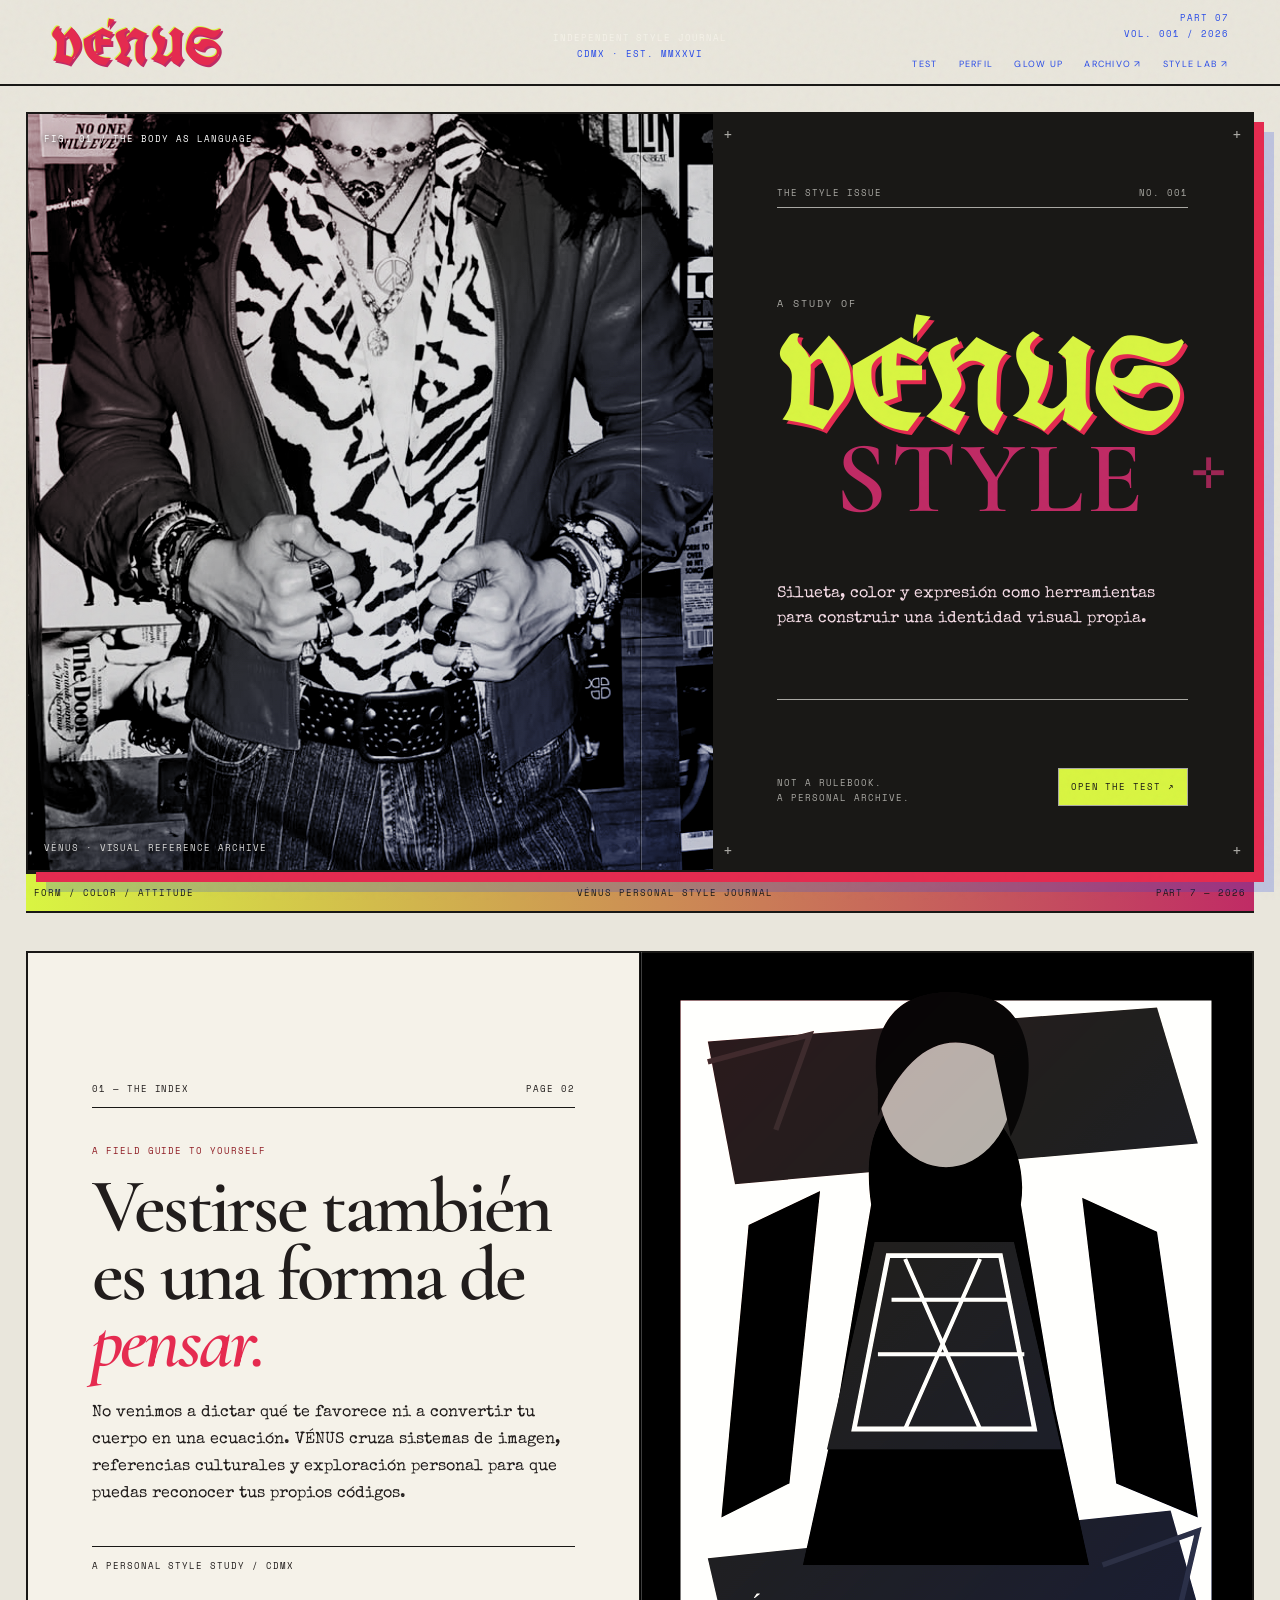
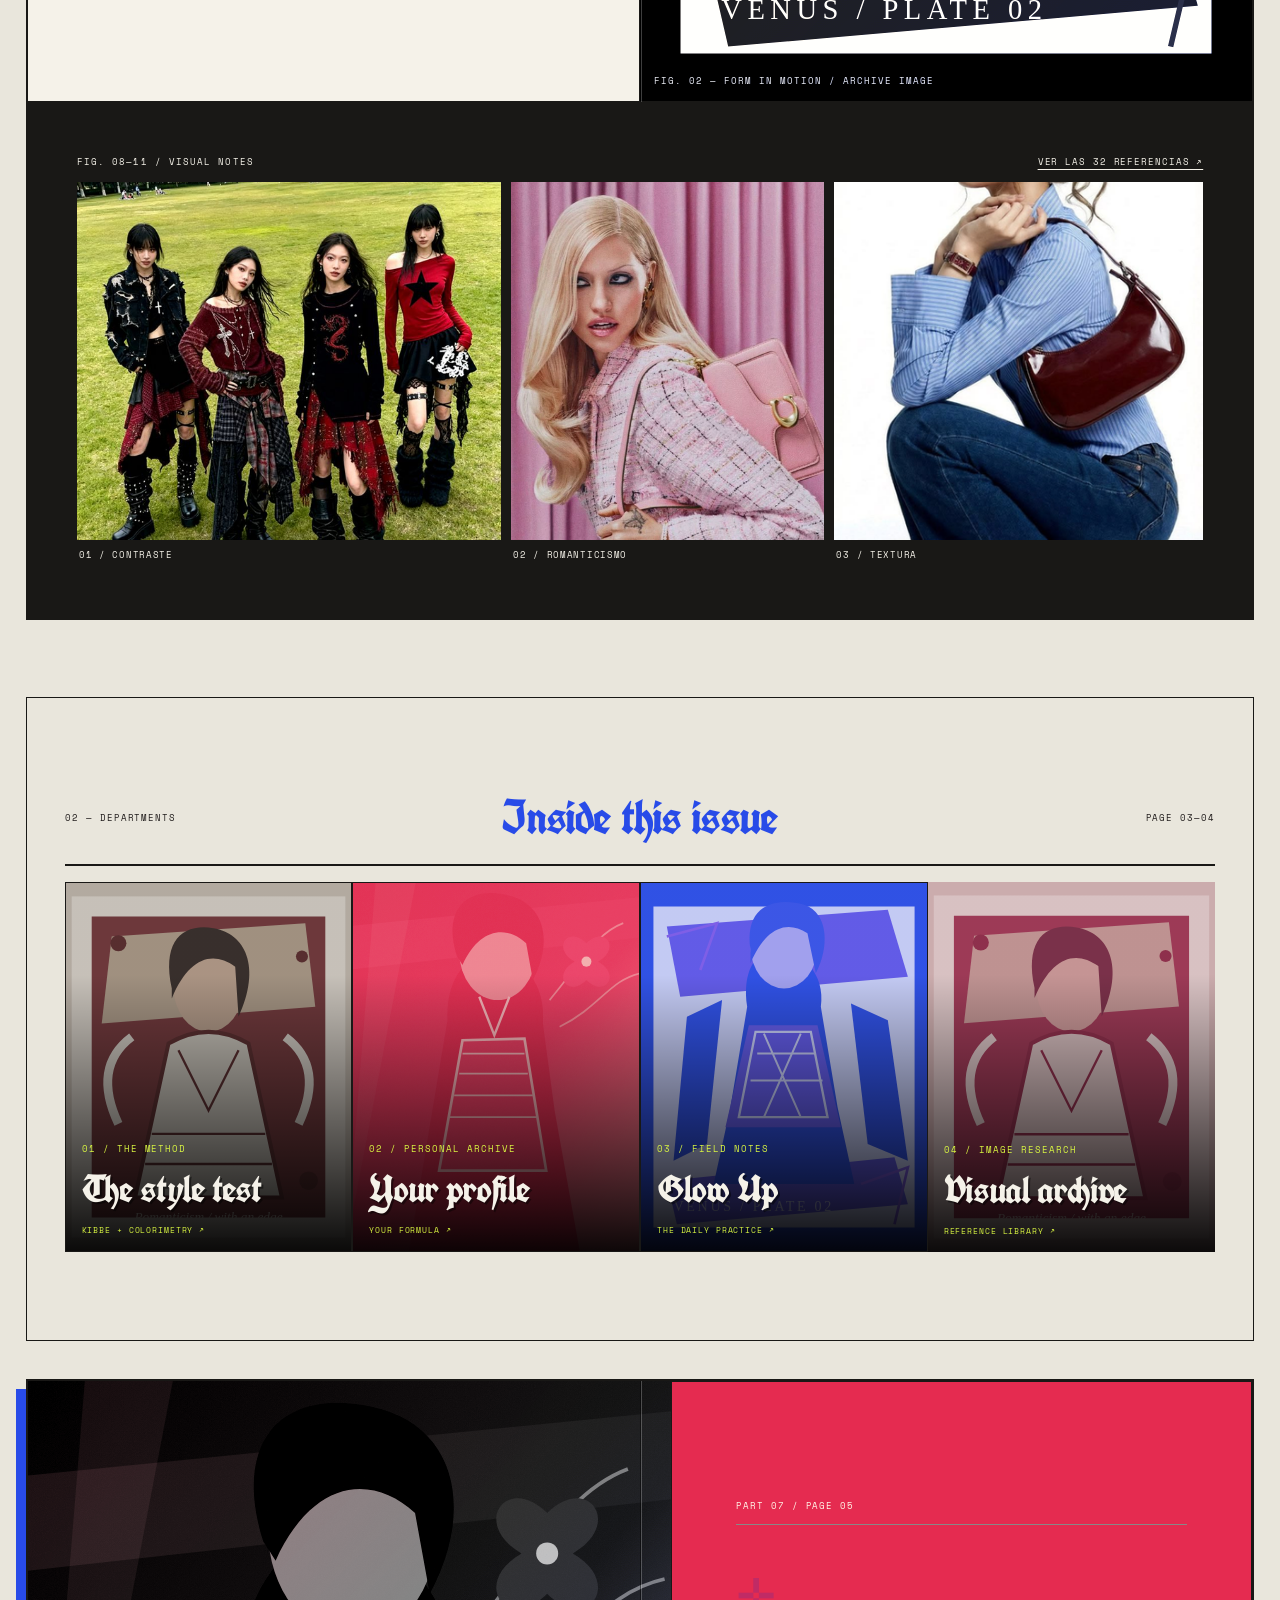
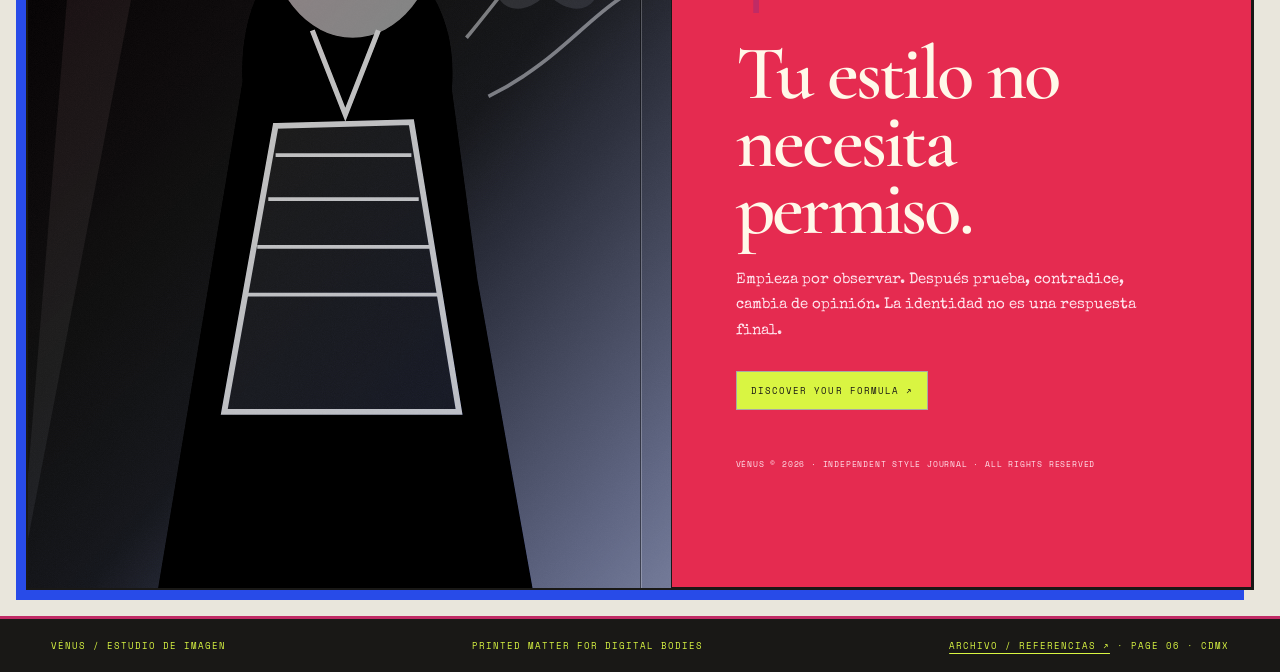
<file: index.html>
<!doctype html>
<html lang="es">
<head>
<meta charset="utf-8">
<meta name="viewport" content="width=device-width, initial-scale=1">
<meta name="theme-color" content="#171717">
<meta name="description" content="VÉNUS: archivo editorial de silueta, color y expresión personal."><meta name="robots" content="noindex,nofollow,noarchive">
<title>VÉNUS — Personal Style Journal / Part 07</title>
<link rel="preconnect" href="https://fonts.googleapis.com">
<link rel="preconnect" href="https://fonts.gstatic.com" crossorigin>
<link href="https://fonts.googleapis.com/css2?family=UnifrakturCook:wght@700&family=Special+Elite&family=Space+Mono:wght@400;700&family=Cormorant+Garamond:ital,wght@0,500;0,600;1,500;1,600&family=DM+Sans:wght@400;500;600;700&display=swap" rel="stylesheet">
<link rel="stylesheet" href="styles.css">
</head>
<body class="venus-home">
<a class="v-skip" href="#contenido">Saltar al contenido</a>
<header class="journal-masthead">
  <a class="journal-logo" href="index.html" aria-label="VÉNUS, inicio">VÉNUS</a>
  <div class="masthead-center">INDEPENDENT STYLE JOURNAL<br><span>CDMX · EST. MMXXVI</span></div>
  <div class="masthead-issue">PART 07<br>VOL. 001 / 2026<br><nav class="masthead-links" data-global-nav aria-label="Navegación principal"><a data-nav-link href="app-v2.html">TEST</a><a data-nav-link href="perfil.html">PERFIL</a><a data-nav-link href="glowup.html">GLOW UP</a><a data-nav-link href="archivo.html">ARCHIVO ↗</a><a data-nav-link href="atelier.html">STYLE LAB ↗</a></nav></div></div>
</header>
<main id="contenido" class="journal-main">
  <section class="cover-spread spread" aria-labelledby="cover-title">
    <div class="cover-image spread-page">
      <img src="/assets/venus_referencias_pdf_paginas_01_11/pagina-09/fig-09-04.png" alt="Fotografía de referencia de moda del archivo visual VÉNUS">
      <span class="image-stamp">FIG. 01 / THE BODY AS LANGUAGE</span>
      <span class="image-credit">VÉNUS · VISUAL REFERENCE ARCHIVE</span>
    </div>
    <div class="cover-black spread-page">
      <div class="cut-mark cut-tl">+</div><div class="cut-mark cut-tr">+</div><div class="cut-mark cut-bl">+</div><div class="cut-mark cut-br">+</div>
      <div class="cover-meta"><span>THE STYLE ISSUE</span><span>NO. 001</span></div>
      <h1 id="cover-title"><span class="cover-small">A STUDY OF</span><span class="cover-venus">VÉNUS</span><span class="cover-title-line">STYLE</span></h1>
      <p class="cover-deck">Silueta, color y expresión como herramientas para construir una identidad visual propia.</p>
      <div class="cover-rule"></div>
      <div class="cover-bottom"><span>NOT A RULEBOOK.<br>A PERSONAL ARCHIVE.</span><a href="app-v2.html">OPEN THE TEST ↗</a></div>
      <span class="cross-glyph" aria-hidden="true">✛</span>
    </div>
  </section>

  <div class="ticker-strip"><span>FORM / COLOR / ATTITUDE</span><span>VÉNUS PERSONAL STYLE JOURNAL</span><span>PART 7 — 2026</span></div>

  <section class="editorial-spread spread" id="sistema">
    <div class="spread-copy spread-page">
      <div class="folio-line"><span>01 — THE INDEX</span><span>PAGE 02</span></div>
      <p class="type-kicker">A FIELD GUIDE TO YOURSELF</p>
      <h2>Vestirse también es una forma de <em>pensar.</em></h2>
      <p class="editorial-body">No venimos a dictar qué te favorece ni a convertir tu cuerpo en una ecuación. VÉNUS cruza sistemas de imagen, referencias culturales y exploración personal para que puedas reconocer tus propios códigos.</p>
      <p class="type-note">A PERSONAL STYLE STUDY / CDMX</p>
    </div>
    <figure class="spread-photo spread-page">
      <img src="assets/img/venus-editorial-lace.svg" alt="Editorial de moda urbana con prendas estructuradas">
      <figcaption>FIG. 02 — FORM IN MOTION / ARCHIVE IMAGE</figcaption>
    </figure>
  </section>

  
<section class="home-reference-strip" aria-label="Selección de referencias visuales">
 <div class="home-reference-heading"><span>FIG. 08—11 / VISUAL NOTES</span><a href="archivo.html">VER LAS 32 REFERENCIAS ↗</a></div>
 <div class="home-reference-grid">
  <figure><img src="/assets/venus_referencias_pdf_paginas_01_11/pagina-08/fig-08-04.png" alt="Sastrería oscura con acento verde ácido" loading="lazy"><figcaption>01 / CONTRASTE</figcaption></figure>
  <figure><img src="/assets/venus_referencias_pdf_paginas_01_11/pagina-10/fig-10-05.png" alt="Retrato de moda en sastrería rosa" loading="lazy"><figcaption>02 / ROMANTICISMO</figcaption></figure>
  <figure><img src="/assets/venus_referencias_pdf_paginas_01_11/pagina-11/fig-11-08.png" alt="Abrigo burgundy de textura voluminosa" loading="lazy"><figcaption>03 / TEXTURA</figcaption></figure>
 </div>
</section>

  <section class="departments" id="archivo">
    <div class="department-heading"><span>02 — DEPARTMENTS</span><h2>Inside this issue</h2><span>PAGE 03—04</span></div>
    <div class="department-grid">
      <a class="department-card department-test" href="app-v2.html">
        <img src="assets/img/venus-editorial-romantic.svg" alt="Retrato editorial en blanco y negro">
        <span class="department-number">01 / THE METHOD</span><h3>The style test</h3><span class="department-link">KIBBE + COLORIMETRY ↗</span>
      </a>
      <a class="department-card department-profile" href="perfil.html">
        <img src="assets/img/venus-editorial-punk.svg" alt="Composición editorial de prendas y moda">
        <span class="department-number">02 / PERSONAL ARCHIVE</span><h3>Your profile</h3><span class="department-link">YOUR FORMULA ↗</span>
      </a>
      <a class="department-card department-glow" href="glowup.html">
        <img src="assets/img/venus-editorial-lace.svg" alt="Detalle de estilismo de moda">
        <span class="department-number">03 / FIELD NOTES</span><h3>Glow Up</h3><span class="department-link">THE DAILY PRACTICE ↗</span>
      </a>
      <a class="department-card department-visual" href="visual-test.html">
        <img src="assets/img/venus-editorial-romantic.svg" alt="Retrato de moda de alto contraste">
        <span class="department-number">04 / IMAGE RESEARCH</span><h3>Visual archive</h3><span class="department-link">REFERENCE LIBRARY ↗</span>
      </a>
    </div>
  </section>

  <section class="closing-spread spread">
    <div class="closing-image spread-page"><img src="assets/img/venus-editorial-punk.svg" alt="Retrato de moda editorial con estética urbana"><span>FIG. 03 / NO FIXED IDENTITY</span></div>
    <div class="closing-copy spread-page"><span class="folio-line">PART 07 / PAGE 05</span><div class="closing-cross">✛</div><h2>Tu estilo no necesita permiso.</h2><p>Empieza por observar. Después prueba, contradice, cambia de opinión. La identidad no es una respuesta final.</p><a href="app-v2.html">DISCOVER YOUR FORMULA ↗</a><small>VÉNUS © 2026 · INDEPENDENT STYLE JOURNAL · ALL RIGHTS RESERVED</small></div>
  </section>
</main>
<footer class="journal-footer"><span>VÉNUS / ESTUDIO DE IMAGEN</span><span>PRINTED MATTER FOR DIGITAL BODIES</span><span><a href="archivo.html">ARCHIVO / REFERENCIAS ↗</a> · PAGE 06 · CDMX</span></footer>
<script>document.querySelectorAll("[data-nav-link]").forEach(a=>{const p=new URL(a.href,location.href).pathname.split("/").pop()||"index.html";if(p===(location.pathname.split("/").pop()||"index.html"))a.setAttribute("aria-current","page")});</script><script src="assets/js/navigation.js" defer></script>
</body>
</html>
</file>
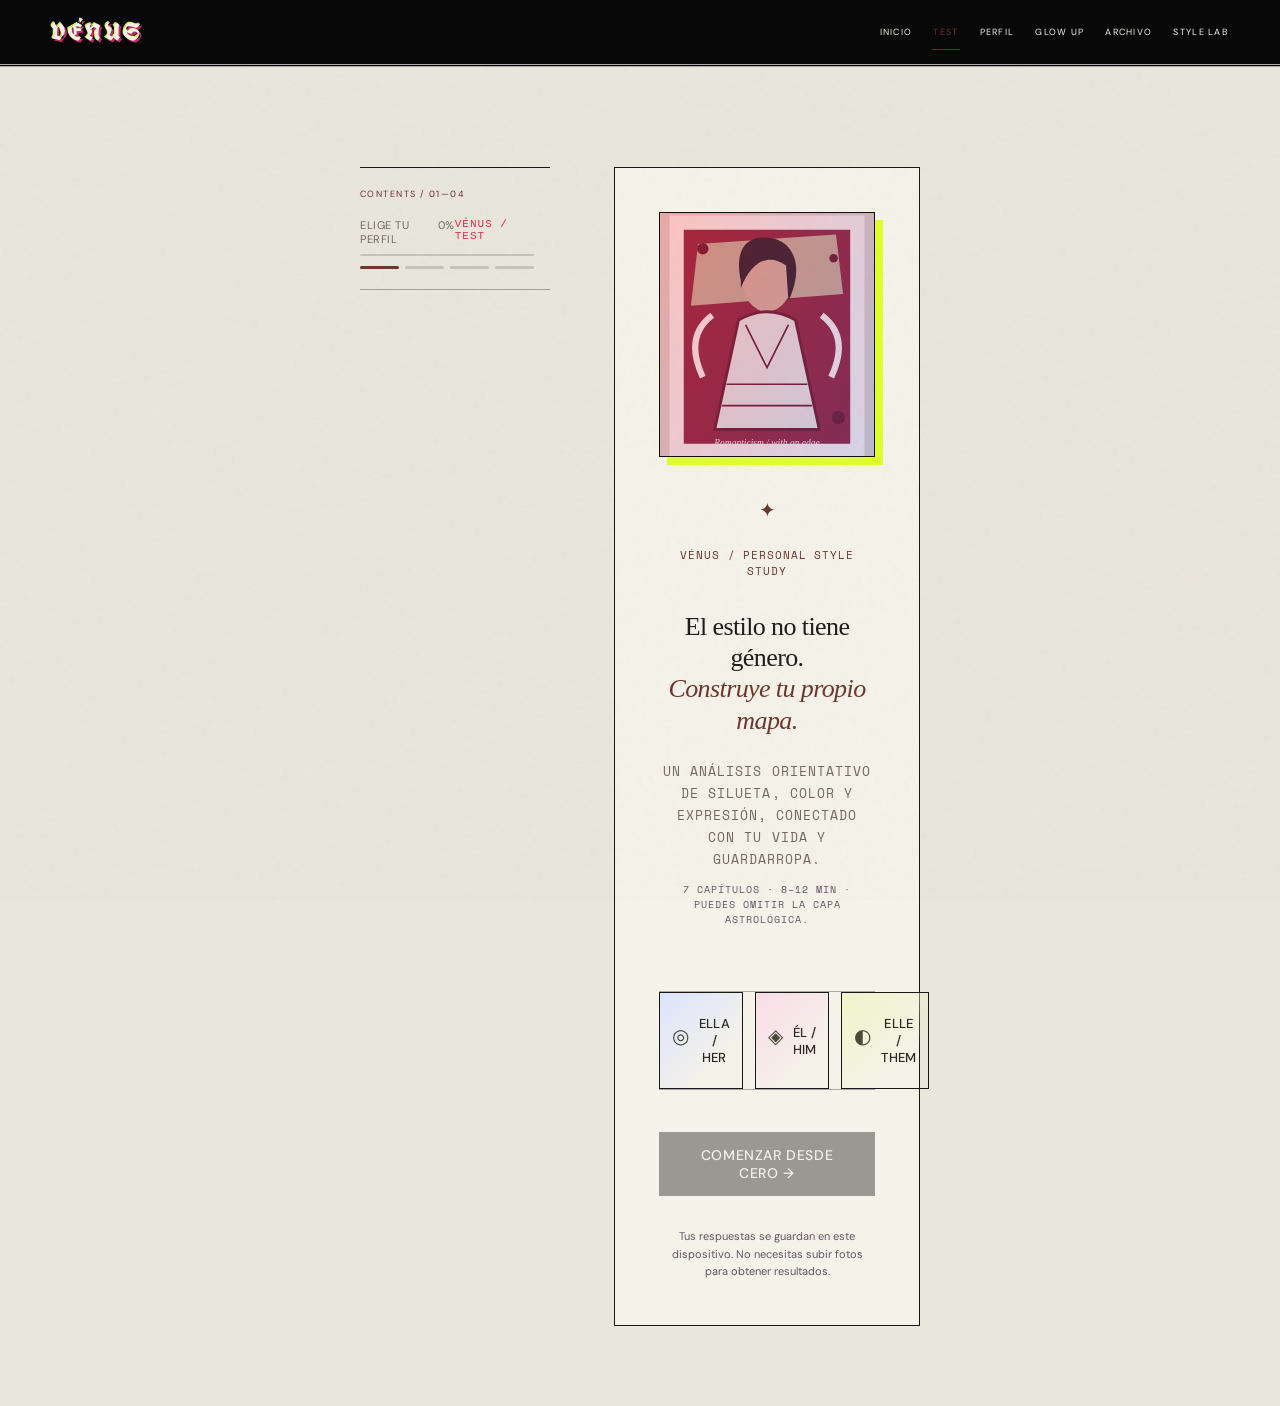
<file: test/index.html>
<!doctype html>
<html lang="es">
<head>
  <meta charset="utf-8">
  <meta name="viewport" content="width=device-width,initial-scale=1">
  <meta http-equiv="refresh" content="0; url=../test.html">
  <title>VÉNUS · Test de estilo</title>
  <script>window.location.replace('../test.html');</script>
</head>
<body>
  <p>Abriendo el test de VÉNUS…</p>
  <p><a href="../test.html">Abrir el test manualmente</a></p>
</body>
</html>
</file>
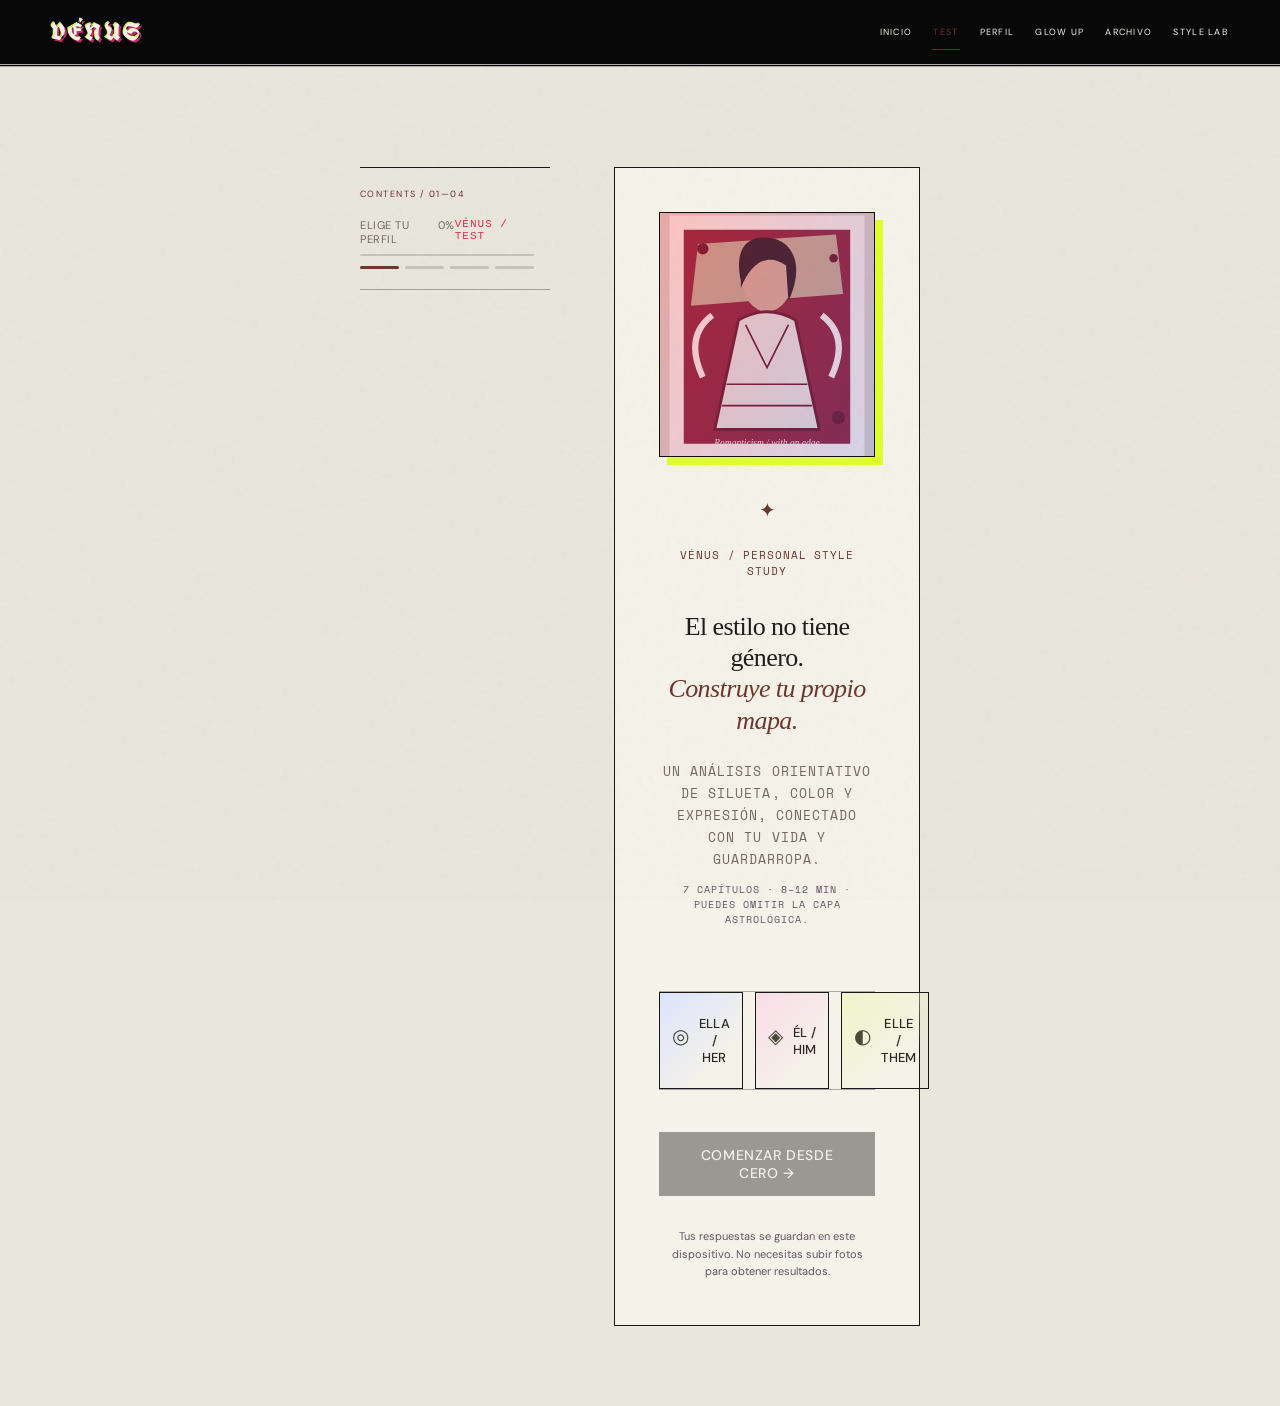
<file: app-v2.html>
<!DOCTYPE html>
<html lang="es">
<head>
<meta charset="UTF-8">
<meta name="viewport" content="width=device-width, initial-scale=1.0">
<title>VÉNUS — Descubre tu fórmula de estilo</title><meta name="robots" content="noindex,nofollow,noarchive">
<link rel="preconnect" href="https://fonts.gstatic.com" crossorigin>
<link rel="stylesheet" href="styles.css">
<link rel="stylesheet" href="results-responsive.css">
</head>
<body>
<a class="skip-link" href="#quiz-wrap">Saltar al cuestionario</a>
<div id="venus-reveal" role="dialog" aria-modal="true" aria-labelledby="venus-reveal-title">
  <div class="venus-reveal-card">
    <div class="venus-reveal-kicker">VÉNUS · Tu identidad toma forma</div>
    <h2 class="venus-reveal-title" id="venus-reveal-title">Tu universo está escrito.</h2>
    <p class="venus-reveal-sub" id="venus-reveal-copy">Una fórmula propia entre silueta, color y energía.</p>
    <div class="venus-reveal-seal" id="venus-reveal-seal">Venus / Lilith</div>
    <div class="venus-reveal-swatches" id="venus-reveal-swatches"></div>
    <button class="venus-reveal-continue" type="button" onclick="closeVenusReveal()">Descubrir mi resultado</button>
  </div>
</div>

<header class="v-global-header"><a class="logo" href="index.html" aria-label="VÉNUS, inicio">VÉNUS</a><nav data-global-nav aria-label="Navegación principal"><a data-nav-link href="index.html">INICIO</a><a data-nav-link href="app-v2.html">TEST</a><a data-nav-link href="perfil.html">PERFIL</a><a data-nav-link href="glowup.html">GLOW UP</a><a data-nav-link href="archivo.html">ARCHIVO</a><a data-nav-link href="atelier.html">STYLE LAB</a></nav></header>

<main>
  <div class="progress-wrap">
    <div class="progress-meta">
      <span id="prog-label">Elige tu perfil</span>
      <span id="prog-pct">0%</span>
    </div>
    <div class="progress-track">
      <div class="progress-fill" id="prog-fill" style="width:0%"></div>
    </div>
    <div class="section-dots">
      <div class="section-dot active" id="sd0"></div>
      <div class="section-dot" id="sd1"></div>
      <div class="section-dot" id="sd2"></div>
      <div class="section-dot" id="sd3"></div>
    </div>
  </div>

  <div id="gender-screen"></div>
  <div id="quiz-wrap" style="display:none"></div>
  <div id="selfie-wrap" style="display:none"></div>
  <div id="result-wrap" class="result-wrap"></div>
</main>

<script>
/* ═══════════════════════════════════════════════════════════
   STATE
═══════════════════════════════════════════════════════════ */
let gender = null;  /* 'fem' | 'masc' | 'nb' */
let modIdx = 0;
let qIdx   = 0;
const answers = {};
const VENUS_TEST_KEY = 'venusTestProgressV3';
function saveTestProgress(){
  try{localStorage.setItem(VENUS_TEST_KEY,JSON.stringify({gender,modIdx,qIdx,answers,updatedAt:Date.now()}));}catch(e){}
}
function restoreTestProgress(){
  try{
    const raw=localStorage.getItem(VENUS_TEST_KEY); if(!raw)return false;
    const p=JSON.parse(raw); if(!p || !p.answers || !p.gender)return false;
    Object.keys(answers).forEach(k=>delete answers[k]);
    gender=p.gender;Object.assign(answers,p.answers);
    const mods=getModules();
    modIdx=Math.max(0,Math.min(Number.isInteger(p.modIdx)?p.modIdx:0,mods.length-1));
    qIdx=Math.max(0,Math.min(Number.isInteger(p.qIdx)?p.qIdx:0,(mods[modIdx]?.questions.length||1)-1));
    return true;
  }catch(e){return false;}
}
function savedQuizProgress(){
  try{const p=JSON.parse(localStorage.getItem(VENUS_TEST_KEY)||'null');if(!p||!p.answers||!p.gender)return null;
    const answered=Object.keys(p.answers).filter(k=>p.answers[k]!==''&&p.answers[k]!=null).length;
    return answered?{gender:p.gender,answered,updatedAt:p.updatedAt}:null;
  }catch(e){return null;}
}
function resumeSavedQuiz(){
  if(!restoreTestProgress())return;
  document.getElementById('gender-screen').style.display='none';
  document.getElementById('quiz-wrap').style.display='block';
  document.getElementById('selfie-wrap').style.display='none';
  document.getElementById('result-wrap').style.display='none';
  renderQuestion();window.scrollTo({top:0,behavior:'smooth'});
}
let selfieDataURL  = null;
let selfieAnalysis = null;
let sampleAPI      = null;

/* ═══════════════════════════════════════════════════════════
   GENDER SCREEN
═══════════════════════════════════════════════════════════ */
function renderGenderScreen() {
  const saved=savedQuizProgress();
  document.getElementById('gender-screen').innerHTML = `
    <div class="gender-screen">
      <div class="section-icon">✦</div>
      <div class="section-label">VÉNUS / PERSONAL STYLE STUDY</div>
      <div class="section-title">El estilo no tiene género.<br><em style="font-family:'Playfair Display',serif;font-weight:500;color:var(--wine)">Construye tu propio mapa.</em></div>
      <div class="section-sub venus-test-welcome">Un análisis orientativo de silueta, color y expresión, conectado con tu vida y guardarropa.<span>7 capítulos · 8–12 min · Puedes omitir la capa astrológica.</span></div>
      <div class="gender-grid">
        <button class="gender-opt" type="button" onclick="selectGender('fem',this)" aria-pressed="false"><span class="gender-icon">◎</span><span class="gender-name">Ella / Her</span></button>
        <button class="gender-opt" type="button" onclick="selectGender('masc',this)" aria-pressed="false"><span class="gender-icon">◈</span><span class="gender-name">Él / Him</span></button>
        <button class="gender-opt" type="button" onclick="selectGender('nb',this)" aria-pressed="false"><span class="gender-icon">◐</span><span class="gender-name">Elle / Them</span></button>
      </div>
      <button class="gender-start" id="gender-start" onclick="startQuiz()">Comenzar desde cero →</button>
      ${saved?'<div class="venus-resume-panel"><div><small>PROGRESO GUARDADO</small><p>Ya respondiste '+saved.answered+' observaciones. Puedes retomar donde lo dejaste.</p></div><button type="button" class="venus-resume-btn" onclick="resumeSavedQuiz()">Continuar mi test →</button></div>':''}
      <p class="venus-privacy-note">Tus respuestas se guardan en este dispositivo. No necesitas subir fotos para obtener resultados.</p>
    </div>`;
}

function selectGender(g,el){
 gender=g;document.querySelectorAll('.gender-opt').forEach(e=>{e.classList.remove('selected');e.setAttribute('aria-pressed','false')});
 el.classList.add('selected');el.setAttribute('aria-pressed','true');document.getElementById('gender-start').classList.add('on');
}

function startQuiz(){
 if(!gender)return;Object.keys(answers).forEach(k=>delete answers[k]);modIdx=0;qIdx=0;selfieDataURL=null;selfieAnalysis=null;
 try{localStorage.removeItem(VENUS_TEST_KEY)}catch(e){}
 document.getElementById('gender-screen').style.display='none';document.getElementById('quiz-wrap').style.display='block';document.getElementById('selfie-wrap').style.display='none';document.getElementById('result-wrap').style.display='none';renderQuestion();
}


/* ═══════════════════════════════════════════════════════════
   MODULES — gender-aware labels
═══════════════════════════════════════════════════════════ */
function getLegacyModules() {
  const isMasc = gender === 'masc';

  return [
  /* ── M0: SILUETA ── */
  {
    key:'kibbe', icon:'◈',
    label:'Tu silueta',
    title:'Tu cuerpo,\nen tus palabras.',
    sub:'Sin términos técnicos. Elige la opción\nque más se parezca a ti.',
    questions:[
      {
        id:'height',
        text:'¿Cómo describes tu altura?',
        hint:'Usa tu estatura real como referencia. Kibbe no se determina por talla de ropa ni por cómo te sientes en una habitación.',
        cols:2,
        opts:[
          {
            id:'tall', name:'Alta / Alto',
            desc:'Piernas largas, el pantalón siempre sobra',
            visual:`<svg width="36" height="78" viewBox="0 0 36 78">
              <ellipse cx="18" cy="7" rx="7" ry="7"
                fill="#641f38" opacity=".85"/>
              <rect x="14" y="16" width="8" height="32"
                rx="3" fill="#641f38" opacity=".7"/>
              <rect x="12" y="48" width="5" height="28"
                rx="2.5" fill="#641f38" opacity=".6"/>
              <rect x="19" y="48" width="5" height="28"
                rx="2.5" fill="#641f38" opacity=".6"/>
            </svg>`
          },
          {
            id:'medium', name:'Mediana / Mediano',
            desc:'Ni muy alta ni baja — estatura promedio',
            visual:`<svg width="36" height="64" viewBox="0 0 36 64">
              <ellipse cx="18" cy="7" rx="7" ry="7"
                fill="#641f38" opacity=".85"/>
              <rect x="14" y="16" width="8" height="26"
                rx="3" fill="#641f38" opacity=".7"/>
              <rect x="12" y="42" width="5" height="20"
                rx="2.5" fill="#641f38" opacity=".6"/>
              <rect x="19" y="42" width="5" height="20"
                rx="2.5" fill="#641f38" opacity=".6"/>
            </svg>`
          },
          {
            id:'petite', name:'Petite / Compacto',
            desc:'La ropa larga queda grande, prefieres XS o S',
            visual:`<svg width="32" height="52" viewBox="0 0 32 52">
              <ellipse cx="16" cy="6" rx="6" ry="6"
                fill="#641f38" opacity=".85"/>
              <rect x="12" y="14" width="8" height="20"
                rx="3" fill="#641f38" opacity=".7"/>
              <rect x="10" y="34" width="5" height="16"
                rx="2.5" fill="#641f38" opacity=".6"/>
              <rect x="17" y="34" width="5" height="16"
                rx="2.5" fill="#641f38" opacity=".6"/>
            </svg>`
          },
          {
            id:'unsure', name:'No lo sé',
            desc:'Depende de la marca o no lo he pensado',
            visual:`<svg width="36" height="64" viewBox="0 0 36 64">
              <ellipse cx="18" cy="7" rx="7" ry="7"
                fill="#641f38" opacity=".75"/>
              <rect x="14" y="16" width="8" height="26"
                rx="3" fill="#641f38" opacity=".45"/>
              <rect x="12" y="42" width="5" height="20"
                rx="2.5" fill="#641f38" opacity=".4"/>
              <rect x="19" y="42" width="5" height="20"
                rx="2.5" fill="#641f38" opacity=".4"/>
              <text x="18" y="32" text-anchor="middle"
                font-size="11" fill="white" opacity=".9">?</text>
            </svg>`
          }
        ]
      },
      {
        id:'shoulders',
        text:'¿Cómo son tus hombros comparados con tus caderas?',
        hint:'Mírate de frente con los brazos relajados. Compara el extremo óseo de los hombros con la parte más ancha de la cadera; no compares volumen muscular ni la ropa.',
        cols:2,
        opts:[
          {
            id:'straight', name:'Casi iguales',
            desc:'Hombros y caderas del mismo ancho — columna',
            visual:`<svg width="52" height="70" viewBox="0 0 52 70">
              <ellipse cx="26" cy="7" rx="7" ry="7"
                fill="#641f38" opacity=".85"/>
              <path d="M10 18 Q26 14 42 18 L44 54
                Q26 56 8 54 Z"
                fill="#641f38" opacity=".65"/>
              <rect x="12" y="54" width="8" height="14"
                rx="3" fill="#641f38" opacity=".5"/>
              <rect x="32" y="54" width="8" height="14"
                rx="3" fill="#641f38" opacity=".5"/>
            </svg>`
          },
          {
            id:'wide-sh', name:'Hombros más anchos',
            desc:'Los hombros sobresalen — triángulo invertido',
            visual:`<svg width="56" height="70" viewBox="0 0 56 70">
              <ellipse cx="28" cy="7" rx="7" ry="7"
                fill="#641f38" opacity=".85"/>
              <path d="M2 18 Q28 12 54 18 L46 54
                Q28 58 10 54 Z"
                fill="#641f38" opacity=".65"/>
              <rect x="14" y="54" width="8" height="14"
                rx="3" fill="#641f38" opacity=".5"/>
              <rect x="34" y="54" width="8" height="14"
                rx="3" fill="#641f38" opacity=".5"/>
            </svg>`
          },
          {
            id:'wide-hip', name:'Caderas más anchas',
            desc:'Las caderas sobresalen — forma de triángulo',
            visual:`<svg width="56" height="70" viewBox="0 0 56 70">
              <ellipse cx="28" cy="7" rx="7" ry="7"
                fill="#641f38" opacity=".85"/>
              <path d="M12 18 Q28 14 44 18 L52 54
                Q28 62 4 54 Z"
                fill="#641f38" opacity=".65"/>
              <rect x="10" y="54" width="8" height="14"
                rx="3" fill="#641f38" opacity=".5"/>
              <rect x="38" y="54" width="8" height="14"
                rx="3" fill="#641f38" opacity=".5"/>
            </svg>`
          },
          {
            id:'balanced', name:'Parecidos, con curva',
            desc:'Ancho similar arriba y abajo, cintura entre ellos',
            visual:`<svg width="52" height="70" viewBox="0 0 52 70">
              <ellipse cx="26" cy="7" rx="7" ry="7"
                fill="#641f38" opacity=".85"/>
              <path d="M8 18 Q26 12 44 18 L47 54
                Q26 64 5 54 Z"
                fill="#641f38" opacity=".65"/>
              <rect x="12" y="54" width="8" height="14"
                rx="3" fill="#641f38" opacity=".5"/>
              <rect x="32" y="54" width="8" height="14"
                rx="3" fill="#641f38" opacity=".5"/>
            </svg>`
          }
        ]
      },
      {
        id:'waist',
        text:'¿Tu cintura se define sola?',
        hint:'Observa una foto de cuerpo entero, de frente y con ropa sencilla. Mira si el torso se estrecha visiblemente entre costillas y cadera; no hace falta medir.',
        cols:2,
        opts:[
          {
            id:'yes', name:'Sí, se ve clara',
            desc:'Entrada visible entre torso y caderas',
            visual:`<svg width="48" height="70" viewBox="0 0 48 70">
              <path d="M10 6 Q24 2 38 6 L40 26
                Q24 33 8 26 Z"
                fill="#641f38" opacity=".7"/>
              <path d="M8 26 Q24 33 40 26 L40 50
                Q24 60 8 50 Z"
                fill="#641f38" opacity=".6"/>
              <rect x="12" y="50" width="9" height="18"
                rx="3" fill="#641f38" opacity=".5"/>
              <rect x="27" y="50" width="9" height="18"
                rx="3" fill="#641f38" opacity=".5"/>
            </svg>`
          },
          {
            id:'slight', name:'Un poco',
            desc:'Ligero estrechamiento, no muy marcado',
            visual:`<svg width="48" height="70" viewBox="0 0 48 70">
              <path d="M10 6 Q24 2 38 6 L40 26
                Q24 30 8 26 Z"
                fill="#641f38" opacity=".7"/>
              <path d="M8 26 Q24 30 40 26 L40 50
                Q24 57 8 50 Z"
                fill="#641f38" opacity=".6"/>
              <rect x="12" y="50" width="9" height="18"
                rx="3" fill="#641f38" opacity=".5"/>
              <rect x="27" y="50" width="9" height="18"
                rx="3" fill="#641f38" opacity=".5"/>
            </svg>`
          },
          {
            id:'no', name:'No realmente',
            desc:'Torso bastante recto, sin entrada visible',
            visual:`<svg width="48" height="70" viewBox="0 0 48 70">
              <path d="M10 6 Q24 2 38 6 L39 26
                Q24 27 9 26 Z"
                fill="#641f38" opacity=".7"/>
              <path d="M9 26 Q24 27 39 26 L39 50
                Q24 52 9 50 Z"
                fill="#641f38" opacity=".6"/>
              <rect x="12" y="50" width="9" height="18"
                rx="3" fill="#641f38" opacity=".5"/>
              <rect x="27" y="50" width="9" height="18"
                rx="3" fill="#641f38" opacity=".5"/>
            </svg>`
          },
          {
            id:'dk', name:'No lo sé',
            desc:'Nunca lo he observado con atención',
            visual:`<svg width="48" height="70" viewBox="0 0 48 70">
              <rect x="9" y="6" width="30" height="62"
                rx="8" fill="#641f38" opacity=".5"/>
              <text x="24" y="40" text-anchor="middle"
                font-size="16" fill="white" opacity=".8">?</text>
            </svg>`
          }
        ]
      },
      {
        id:'texture',
        text:'¿Cómo describirías la energía visual de tus rasgos?',
        hint:'Compara contornos en una foto sin filtro: líneas rectas y extremos definidos frente a curvas redondeadas. No uses maquillaje, expresión o personalidad como indicador.',
        cols:2,
        opts:[
          {
            id:'sharp', name:'Con ángulos y estructura',
            desc:'Pómulos, mandíbula u hombros definidos',
            visual:`<svg width="52" height="62" viewBox="0 0 52 62">
              <polygon points="26,4 48,28 38,60 14,60 4,28"
                fill="#641f38" opacity=".7"/>
              <line x1="14" y1="26" x2="38" y2="26"
                stroke="white" stroke-width="1.5"/>
            </svg>`
          },
          {
            id:'soft', name:'Suave y redondeado',
            desc:'Facciones delicadas, curvas naturales',
            visual:`<svg width="52" height="62" viewBox="0 0 52 62">
              <ellipse cx="26" cy="33" rx="22" ry="27"
                fill="#641f38" opacity=".7"/>
              <ellipse cx="26" cy="27" rx="9" ry="7"
                fill="white" opacity=".15"/>
            </svg>`
          },
          {
            id:'mix', name:'Mezcla de los dos',
            desc:'Algo de ángulo y algo de suavidad',
            visual:`<svg width="52" height="62" viewBox="0 0 52 62">
              <path d="M8 36 Q26 2 44 36
                Q40 62 26 62 Q12 62 8 36 Z"
                fill="#641f38" opacity=".7"/>
            </svg>`
          },
          {
            id:'compact', name:'Compacto, todo junto',
            desc:'Rasgos pequeños, cuerpo armónico',
            visual:`<svg width="48" height="52" viewBox="0 0 48 52">
              <rect x="8" y="6" width="32" height="42"
                rx="10" fill="#641f38" opacity=".7"/>
              <rect x="16" y="18" width="16" height="8"
                rx="4" fill="white" opacity=".2"/>
            </svg>`
          }
        ]
      }
    ]
  },

  /* ── M1: COLORIMETRÍA ── */
  {
    key:'color', icon:'◐',
    label:'Tu paleta',
    title:'El color\nque te hace brillar.',
    sub:'Tu paleta no es tu color favorito —\nes el que armoniza con tu piel.',
    questions:[
      {
        id:'skin',
        text:'¿Cómo es tu tono de piel?',
        hint:'Esta pregunta solo registra profundidad, no temperatura. Obsérvala junto al cuello y el rostro en luz natural indirecta; no uses flash ni filtro.',
        cols:2,
        opts:[
          {
            id:'fair', name:'Clara / Pálida',
            desc:'Rosada o muy pálida — venas visibles',
            visual:`<svg width="48" height="48" viewBox="0 0 48 48">
              <ellipse cx="24" cy="24" rx="20" ry="20"
                fill="#f5e0d5" stroke="#d4b8ab"
                stroke-width="1.5"/>
            </svg>`
          },
          {
            id:'light', name:'Media clara',
            desc:'Ni muy pálida ni oscura, se broncea poco',
            visual:`<svg width="48" height="48" viewBox="0 0 48 48">
              <ellipse cx="24" cy="24" rx="20" ry="20"
                fill="#e8c5a8" stroke="#c9a880"
                stroke-width="1.5"/>
            </svg>`
          },
          {
            id:'medium', name:'Morena / Olivácea',
            desc:'Piel cálida u olivácea, se broncea fácil',
            visual:`<svg width="48" height="48" viewBox="0 0 48 48">
              <ellipse cx="24" cy="24" rx="20" ry="20"
                fill="#c49060" stroke="#a07040"
                stroke-width="1.5"/>
            </svg>`
          },
          {
            id:'deep', name:'Oscura / Profunda',
            desc:'Piel rica y profunda — muy bronceada o negra',
            visual:`<svg width="48" height="48" viewBox="0 0 48 48">
              <ellipse cx="24" cy="24" rx="20" ry="20"
                fill="#7a4830" stroke="#5a3018"
                stroke-width="1.5"/>
            </svg>`
          }
        ]
      },
      {
        id:'undertone',
        text:'¿Qué ves en las venas de tu muñeca?',
        hint:'Las venas no son una prueba fiable del subtono: la iluminación y la transparencia de la piel cambian su aspecto. Si dudas, elige “difícil de ver”; lo contrastaremos con colores.',
        cols:2,
        opts:[
          {
            id:'warm', name:'Verdosas o amarillas',
            desc:'Subtono cálido — el oro te favorece',
            visual:`<svg width="52" height="42" viewBox="0 0 52 42">
              <rect x="4" y="8" width="44" height="26"
                rx="11" fill="#e8c898"/>
              <path d="M10 21 Q20 15 26 21 Q32 27 42 21"
                stroke="#7a9040" stroke-width="2" fill="none"/>
            </svg>`
          },
          {
            id:'cool', name:'Azules o moradas',
            desc:'Subtono frío — la plata te sienta mejor',
            visual:`<svg width="52" height="42" viewBox="0 0 52 42">
              <rect x="4" y="8" width="44" height="26"
                rx="11" fill="#d8c8d8"/>
              <path d="M10 21 Q20 15 26 21 Q32 27 42 21"
                stroke="#5060a0" stroke-width="2" fill="none"/>
            </svg>`
          },
          {
            id:'neutral', name:'Mezcla de ambas',
            desc:'Subtono neutro — oro y plata te van',
            visual:`<svg width="52" height="42" viewBox="0 0 52 42">
              <rect x="4" y="8" width="44" height="26"
                rx="11" fill="#dcc8b0"/>
              <path d="M10 21 Q20 15 26 21 Q32 27 42 21"
                stroke="#608070" stroke-width="2" fill="none"/>
            </svg>`
          },
          {
            id:'dk', name:'Es difícil de ver',
            desc:'No puedo distinguirlo bien',
            visual:`<svg width="52" height="42" viewBox="0 0 52 42">
              <rect x="4" y="8" width="44" height="26"
                rx="11" fill="#c8b898" opacity=".7"/>
              <text x="26" y="25" text-anchor="middle"
                font-size="13" fill="#7a6850">?</text>
            </svg>`
          }
        ]
      },
      {
        id:'contrast',
        text:'Contraste entre cabello, piel y ojos naturales',
        hint:'Usa tu color natural de cabello y cejas. Compara el contraste general con una foto en blanco y negro; no cuentes el maquillaje ni el tinte actual.',
        cols:1,
        opts:[
          {
            id:'high', name:'Alto contraste',
            desc:'Cabello muy oscuro sobre piel clara, o combinaciones muy opuestas',
            visual:`<svg width="44" height="30" viewBox="0 0 44 30">
              <rect x="0" y="0" width="22" height="30"
                rx="0" fill="#1a1410"/>
              <rect x="22" y="0" width="22" height="30"
                rx="0" fill="#f5e8da"/>
            </svg>`
          },
          {
            id:'medium', name:'Contraste medio',
            desc:'Diferencia visible pero no extrema',
            visual:`<svg width="44" height="30" viewBox="0 0 44 30">
              <rect x="0" y="0" width="22" height="30"
                fill="#7a5840"/>
              <rect x="22" y="0" width="22" height="30"
                fill="#e0c8a8"/>
            </svg>`
          },
          {
            id:'low', name:'Contraste suave',
            desc:'Cabello, piel y ojos en tonos similares',
            visual:`<svg width="44" height="30" viewBox="0 0 44 30">
              <rect x="0" y="0" width="22" height="30"
                fill="#b89870"/>
              <rect x="22" y="0" width="22" height="30"
                fill="#e8d8c0"/>
            </svg>`
          }
        ]
      },
      {
        id:'reaction',
        text:'¿Qué pasa cuando usas algo muy pastel o brillante?',
        hint:'Compara dos prendas cerca del rostro, sin maquillaje y con luz natural indirecta. Fíjate si la piel se ve uniforme y los ojos destacan, no cuál color te gusta más.',
        cols:1,
        opts:[
          {
            id:'washes', name:'Me veo apagado/a o cansado/a',
            desc:'Los tonos suaves me hacen parecer sin vida',
            visual:`<svg width="40" height="40" viewBox="0 0 40 40">
              <ellipse cx="20" cy="20" rx="18" ry="18"
                fill="#e8e0d8"/>
              <text x="20" y="26" text-anchor="middle"
                font-size="15">😶</text>
            </svg>`
          },
          {
            id:'flatters', name:'Me veo bien o mejor',
            desc:'Los colores claros me iluminan y refrescan',
            visual:`<svg width="40" height="40" viewBox="0 0 40 40">
              <ellipse cx="20" cy="20" rx="18" ry="18"
                fill="#fde8b0"/>
              <text x="20" y="26" text-anchor="middle"
                font-size="15">✨</text>
            </svg>`
          },
          {
            id:'depends', name:'Depende del color exacto',
            desc:'Algunos sientan bien, otros no',
            visual:`<svg width="40" height="40" viewBox="0 0 40 40">
              <ellipse cx="20" cy="20" rx="18" ry="18"
                fill="#e0d0e8"/>
              <text x="20" y="26" text-anchor="middle"
                font-size="15">🤔</text>
            </svg>`
          }
        ]
      }
    ]
  },

  /* ── M2: ENERGÍA / VIBE ── */
  {
    key:'astro', icon:'☽',
    label:'Tu energía',
    title:'La energía\nque llevas puesta.',
    sub:'Define los códigos de personalidad y actitud\nque ya tienes en ti.',
    questions:[
      {
        id:'attract',
        text:'¿Qué quieres proyectar cuando te vistes?',
        hint:'Lo que realmente quieres — no lo que crees que debes.',
        cols:2,
        opts:[
          {
            id:'romantic', name:'Ternura y romanticismo',
            desc:'Delicado/a, soñador/a, con algo de nostalgia',
            visual:`<svg width="46" height="46" viewBox="0 0 46 46">
              <path d="M23 38 C7 26 5 12 15 10
                C19 9 23 13 23 13 C23 13 27 9 31 10
                C41 12 39 26 23 38Z"
                fill="#c9a66b" opacity=".8"/>
            </svg>`
          },
          {
            id:'power', name:'Poder y seguridad',
            desc:'Fuerte, seguro/a, con presencia que no pasa desapercibida',
            visual:`<svg width="46" height="46" viewBox="0 0 46 46">
              <polygon points="23,6 40,40 6,40"
                fill="#641f38" opacity=".8"/>
            </svg>`
          },
          {
            id:'mystery', name:'Misterio y profundidad',
            desc:'Que genere curiosidad, que no te lean a primera vista',
            visual:`<svg width="46" height="46" viewBox="0 0 46 46">
              <circle cx="23" cy="23" r="18"
                fill="#40203f" opacity=".8"/>
              <path d="M15 23 Q23 13 31 23"
                stroke="white" stroke-width="1.5" fill="none"/>
            </svg>`
          },
          {
            id:'free', name:'Libertad y autenticidad',
            desc:'Natural, sin esfuerzo, que se vea como realmente eres',
            visual:`<svg width="46" height="46" viewBox="0 0 46 46">
              <circle cx="23" cy="23" r="18"
                fill="#c9a66b" opacity=".5"/>
              <path d="M13 28 Q23 15 33 28"
                stroke="#641f38" stroke-width="2" fill="none"/>
            </svg>`
          }
        ]
      },
      {
        id:'vibe',
        text:'¿Con cuál palabra te identificas más?',
        hint:'Primera reacción — sin pensar demasiado.',
        cols:2,
        opts:[
          {
            id:'ethereal', name:'Etéreo/a',
            desc:'Ligero/a, intangible, otro mundo',
            visual:`<svg width="46" height="46" viewBox="0 0 46 46">
              <ellipse cx="23" cy="23" rx="20" ry="16"
                fill="#d0c8e0" opacity=".7"/>
              <ellipse cx="23" cy="21" rx="10" ry="8"
                fill="white" opacity=".4"/>
            </svg>`
          },
          {
            id:'sensual', name:'Sensual',
            desc:'Consciente del cuerpo, que se perciba sin decirlo',
            visual:`<svg width="46" height="46" viewBox="0 0 46 46">
              <path d="M11 36 Q23 8 35 36"
                stroke="#641f38" stroke-width="3" fill="none"/>
              <circle cx="23" cy="36" r="5"
                fill="#641f38" opacity=".7"/>
            </svg>`
          },
          {
            id:'rebel', name:'Rebelde',
            desc:'Que rompa reglas, que no quepa en ninguna caja',
            visual:`<svg width="46" height="46" viewBox="0 0 46 46">
              <rect x="10" y="10" width="26" height="26"
                rx="4" fill="#40203f" opacity=".7"
                transform="rotate(15 23 23)"/>
            </svg>`
          },
          {
            id:'classic', name:'Clásico/a',
            desc:'Atemporal, elegante, que nunca pase de moda',
            visual:`<svg width="46" height="46" viewBox="0 0 46 46">
              <rect x="12" y="12" width="22" height="22"
                rx="2" fill="#c9a66b" opacity=".7"/>
              <rect x="18" y="18" width="10" height="10"
                rx="1" fill="white" opacity=".4"/>
            </svg>`
          }
        ]
      },
      {
        id:'color_energy',
        text:'¿Cuál paleta de colores te llama más?',
        hint:'La que sientes que es más tuya.',
        cols:2,
        opts:[
          {
            id:'dark', name:'Oscuros y profundos',
            desc:'Burdeos, negro, ciruela, verde botella',
            swatches:['#2d0e18','#641f38','#40203f',
                      '#1a3020','#0d1a30']
          },
          {
            id:'warm', name:'Cálidos y terrosos',
            desc:'Camel, terracota, marrón, naranja quemado',
            swatches:['#c9813d','#a05028','#d4a050',
                      '#8a6030','#d0a870']
          },
          {
            id:'soft', name:'Suaves y polvosos',
            desc:'Rosa viejo, lavanda, malva, nude, azul pizarra',
            swatches:['#d4a0b0','#b8a8c8','#c8a8b8',
                      '#d0b898','#98a8b8']
          },
          {
            id:'neutral', name:'Neutros y limpios',
            desc:'Blanco roto, gris, beige, crema, negro',
            swatches:['#ece8e0','#c8c4bc','#a0988c',
                      '#605850','#181410']
          }
        ]
      },
      {
        id:'style_ref',
        text:'Si pudieras tomar el estilo de alguien, ¿a quién?',
        hint:'Solo por el vibe visual — ropa, actitud, estética.',
        cols:1,
        opts: isMasc ? [
          {
            id:'timothee',
            name:'Timothée Chalamet — andrógino y artístico',
            desc:'Siluetas inusuales, layering, mezcla de géneros en ropa',
            visual:`<svg width="36" height="36" viewBox="0 0 36 36">
              <circle cx="18" cy="18" r="16" fill="#1a1018"/>
              <text x="18" y="23" text-anchor="middle"
                font-size="14">🎭</text>
            </svg>`
          },
          {
            id:'zac',
            name:'Zac Efron — deportivo clásico, cuerpo atlético',
            desc:'Ropa casual elevada, colores neutros, proporciones',
            visual:`<svg width="36" height="36" viewBox="0 0 36 36">
              <circle cx="18" cy="18" r="16" fill="#304060"/>
              <text x="18" y="23" text-anchor="middle"
                font-size="14">⚡</text>
            </svg>`
          },
          {
            id:'bad-bunny',
            name:'Bad Bunny — atrevido y sin reglas de género',
            desc:'Colores intensos, estampados, ropa que desafía lo convencional',
            visual:`<svg width="36" height="36" viewBox="0 0 36 36">
              <circle cx="18" cy="18" r="16" fill="#c030a0"/>
              <text x="18" y="23" text-anchor="middle"
                font-size="14">🐰</text>
            </svg>`
          },
          {
            id:'ryan',
            name:'Ryan Gosling — elegante y cool sin esfuerzo',
            desc:'Trajes bien cortados o casual sofisticado, minimalista',
            visual:`<svg width="36" height="36" viewBox="0 0 36 36">
              <circle cx="18" cy="18" r="16" fill="#c9a66b"/>
              <text x="18" y="23" text-anchor="middle"
                font-size="14">✦</text>
            </svg>`
          },
          {
            id:'none-m', name:'Ninguno — quiero mi propio estilo',
            desc:'Tomo referentes de varios y los mezclo',
            visual:`<svg width="36" height="36" viewBox="0 0 36 36">
              <circle cx="18" cy="18" r="16"
                fill="#641f38" opacity=".7"/>
              <text x="18" y="23" text-anchor="middle"
                font-size="14">◈</text>
            </svg>`
          }
        ] : [
          {
            id:'sabrina',
            name:'Sabrina Carpenter — dulce con actitud',
            desc:'Coordinados, colores nude y pastel, muy femenino y coqueto',
            visual:`<svg width="36" height="36" viewBox="0 0 36 36">
              <circle cx="18" cy="18" r="16" fill="#f0d8c8"/>
              <text x="18" y="23" text-anchor="middle"
                font-size="14">🎀</text>
            </svg>`
          },
          {
            id:'bella',
            name:'Bella Hadid — editorial y oscuro',
            desc:'Alto contraste, siluetas dramáticas, muy parisino',
            visual:`<svg width="36" height="36" viewBox="0 0 36 36">
              <circle cx="18" cy="18" r="16" fill="#1a1018"/>
              <text x="18" y="23" text-anchor="middle"
                font-size="14">🖤</text>
            </svg>`
          },
          {
            id:'dua',
            name:'Dua Lipa — atrevida y colorida',
            desc:'Estampados, colores intensos, volumen con personalidad',
            visual:`<svg width="36" height="36" viewBox="0 0 36 36">
              <circle cx="18" cy="18" r="16" fill="#c030a0"/>
              <text x="18" y="23" text-anchor="middle"
                font-size="14">💜</text>
            </svg>`
          },
          {
            id:'zendaya',
            name:'Zendaya — versátil y poderosa',
            desc:'Desde lo casual hasta haute couture, siempre impacta',
            visual:`<svg width="36" height="36" viewBox="0 0 36 36">
              <circle cx="18" cy="18" r="16" fill="#8a4820"/>
              <text x="18" y="23" text-anchor="middle"
                font-size="14">✨</text>
            </svg>`
          },
          {
            id:'none',
            name:'Ninguna — quiero mi propio estilo',
            desc:'Tomo referentes de varias y las mezclo',
            visual:`<svg width="36" height="36" viewBox="0 0 36 36">
              <circle cx="18" cy="18" r="16"
                fill="#641f38" opacity=".7"/>
              <text x="18" y="23" text-anchor="middle"
                font-size="14">✦</text>
            </svg>`
          }
        ]
      }
    ]
  }
  ];
}


/* VÉNUS METHOD V3 — new independent observation modules */
function venusFigure(kind){
 const d={long:'M45 8 L35 30 L39 75 L31 140 L59 140 L51 75 L55 30 Z',compact:'M45 15 L32 32 L35 76 L29 132 L61 132 L55 76 L58 32 Z',soft:'M45 12 C25 25 31 55 36 78 C27 104 32 136 45 140 C58 136 63 104 54 78 C59 55 65 25 45 12 Z'};
 return '<svg viewBox="0 0 90 150" role="img" aria-label="Silueta esquemática"><circle cx="45" cy="8" r="8" fill="#702b31"/><path d="'+(d[kind]||d.long)+'" fill="#702b31" opacity=".72"/><path d="M18 42H72 M25 78H65" stroke="#b49a70" stroke-dasharray="3 3"/></svg>';
}
function venusOpts(rows){return rows.map(([id,name,desc,colors])=>({id,name,desc,swatches:colors||undefined,visual:(!colors&&['long','compact','moderate'].includes(id))?venusFigure(id):''}));}
function getModules(){
 const m=[]; // El test activo utiliza únicamente los módulos metodológicos V3.
 m.push(
 {key:'kibbe-observations',icon:'◈',label:'Tu silueta',title:'Conoce las formas de tu cuerpo.',sub:'No necesitas saber de moda. Solo observa tu silueta y elige lo que más se parezca a ti. No hay respuestas buenas ni malas.',guide:'Para observarte mejor: usa una foto de cuerpo entero, cámara a la altura del pecho, postura natural y ropa sencilla. Evita selfies desde arriba/abajo y no uses el espejo para juzgar tu línea vertical.',questions:[
 {id:'kb_vertical',text:'Al ver una foto tuya de cuerpo entero, ¿cómo se ve tu silueta?',hint:'Mira una foto de frente, de cuerpo entero y con una postura natural. Fíjate en la forma general, no en tu peso ni en tu talla.',cols:2,opts:venusOpts([['long','Alargada','La figura se percibe larga y continua.'],['compact','Compacta','La figura se percibe corta o concentrada.'],['moderate','Intermedia','No destaca especialmente ninguna de las dos.']])},
 {id:'kb_frame',text:'¿Cómo describirías la forma de tus hombros y huesos?',hint:'Fíjate en si tus hombros y articulaciones se ven más rectos, anchos, redondeados o equilibrados. No tomes como referencia la ropa.',cols:2,opts:venusOpts([['angular','Recta y marcada','Contornos rectos, estrechos o definidos.'],['blunt','Ancha y redondeada','Contornos amplios y menos puntiagudos.'],['rounded','Pequeña y curva','Contornos pequeños y suaves.'],['balanced','Equilibrada','No destaca una forma sobre otra.']])},
 {id:'kb_flesh',text:'¿Tu silueta se ve más recta, curva o una mezcla?',hint:'Observa la forma general de tu cuerpo con ropa cómoda. No hay una forma mejor que otra; solo queremos reconocer las líneas que predominan.',cols:2,opts:venusOpts([['lean','Más recta','La forma se mantiene relativamente recta.'],['soft','Más curva','Se ven curvas suaves en varias zonas.'],['mixed','Una mezcla','Se combinan líneas rectas y curvas.']])},
 {id:'kb_shoulders',text:'¿Qué se ve más ancho: tus hombros, tus caderas o son parecidos?',hint:'En una foto de frente, compara la parte más ancha de tus hombros con la de tus caderas. Mantén los brazos relajados.',cols:2,opts:venusOpts([['shoulder','Hombros más anchos','La parte superior se ve más ancha.'],['hip','Caderas más anchas','La parte inferior se ve más ancha.'],['even','Anchos parecidos','Hombros y caderas se ven equilibrados.']])},
 {id:'kb_scale',text:'¿Qué tamaño de accesorios y estampados sientes que va mejor contigo?',hint:'Imagina cómo se verían en ti unos detalles pequeños, medianos o grandes. Elige el tamaño que se integra mejor con tu imagen.',cols:2,opts:venusOpts([['large','Detalles grandes','Los accesorios y estampados grandes se integran.'],['small','Detalles pequeños','Los accesorios y estampados pequeños se integran.'],['mixed','Detalles medianos','Los tamaños intermedios se sienten equilibrados.']])},
 {id:'kb_balance',text:'En conjunto, ¿cómo describirías tu silueta?',hint:'Piensa en tu figura completa, no en una sola parte. Si reconoces más de una forma, puedes elegir la opción que combine ambas.',cols:2,opts:venusOpts([['dramatic','Alargada y marcada','Predominan las líneas largas y definidas.'],['natural','Relajada y amplia','Predominan las formas amplias y relajadas.'],['romantic','Suave y con curvas','Predominan las curvas y formas redondeadas.'],['balanced','Equilibrada','No destaca una forma sobre otra.'],['mixed','Mezcla de formas','Se combinan rasgos pequeños y angulosos.']])},
 {id:'kb_limbs',text:'¿Cómo se ven tus brazos y piernas en relación con tu torso?',hint:'Observa proporciones, no peso. Una foto de cuerpo entero tomada a la altura del pecho ayuda a evitar distorsiones.',cols:2,opts:venusOpts([['long','Largos','Extremidades visualmente alargadas.'],['short','Cortos / compactos','Extremidades visualmente más cortas.'],['balanced','Proporcionados','No destacan por su longitud.']])},
 {id:'kb_hands_feet',text:'¿Qué escala tienen tus manos y pies?',hint:'Compara su escala con el resto de tu estructura, no con la de otras personas.',cols:2,opts:venusOpts([['long','Alargados y estrechos','Dedos largos o estructura fina.'],['broad','Grandes o amplios','Estructura amplia o robusta.'],['small','Pequeños y delicados','Escala pequeña o delicada.'],['balanced','Medios / equilibrados','No destacan por tamaño.']])},
 {id:'kb_waist',text:'¿Cómo se define tu cintura de forma natural?',hint:'No se trata de buscar una cintura ideal. Observa la línea de tu torso sin ajustar la ropa.',cols:2,opts:venusOpts([['straight','Poco marcada / recta','La línea del torso se mantiene bastante recta.'],['defined','Muy definida','Hay una diferencia clara entre cintura y cadera.'],['moderate','Moderada','Se define, pero sin contraste extremo.']])},
 {id:'kb_face',text:'¿Qué líneas predominan en tus rasgos faciales?',hint:'Este dato solo complementa la lectura. El sistema Kibbe actual prioriza la línea del cuerpo y cómo cae la ropa; el rostro no debe decidir el resultado por sí solo.',cols:2,opts:venusOpts([['angular','Angulosas','Rasgos más rectos o definidos.'],['soft','Suaves','Rasgos más redondeados o delicados.'],['balanced','Equilibradas','No predomina una dirección.'],['mixed','Combinadas','Conviven líneas suaves y marcadas.']])}
 ]},
 {key:'color-12',icon:'◐',label:'Los colores que te favorecen',title:'Encuentra los colores que te iluminan.',sub:'Vamos a comparar tonos para descubrir cuáles hacen que tu rostro se vea más armonioso. La pantalla es una guía; la luz puede cambiar cómo se ven los colores.',questions:[
 {id:'cl_temp1',text:'¿Qué grupo de colores hace que tu rostro se vea mejor?',hint:'Si puedes, acerca prendas de esos colores a tu rostro, sin maquillaje y junto a una ventana. Fíjate en cuál hace que tu piel se vea más uniforme.',cols:2,opts:venusOpts([['warm','Cálidos','Dorado, coral y terracota.',['#D98A45','#C45D43','#E2B65B']],['neutral','Neutros','Ni muy dorados ni muy azulados.',['#B79A7A','#9C8B86','#B8AFA0']],['cool','Fríos','Rosa azulado, frambuesa y azul.',['#B95C83','#526F9D','#A6B6CF']]])},
 {id:'cl_value1',text:'¿Te favorecen más los colores claros o los oscuros?',hint:'Compara tonos claros y oscuros que sean parecidos en intensidad. Elige los que sientas que acompañan mejor tu rostro.',cols:2,opts:venusOpts([['light','Claros','Marfil, rosa pálido y azul cielo.',['#F0DFC1','#E6B8C5','#B9D0DC']],['medium','Medios','Tonos intermedios sin mucha profundidad o luminosidad.',['#B79B82','#9A9A7A','#8A8790']],['deep','Profundos','Ciruela, petróleo y chocolate.',['#44243B','#164B50','#493027']]])},
 {id:'cl_chroma1',text:'¿Te quedan mejor los colores vivos o los suaves?',hint:'Compara colores muy vivos con otros más apagados o empolvados. Piensa en cuáles se ven más naturales junto a tu rostro.',cols:2,opts:venusOpts([['bright','Brillantes','Colores limpios y definidos.',['#E33B53','#1768B2','#F0C52B']],['medium','Intermedios','Ni muy vivos ni muy apagados.',['#B77B82','#8196A2','#A49A78']],['soft','Suavizados','Colores empolvados o grisáceos.',['#B77B82','#8196A2','#A49A78']]])},
 {id:'cl_temp2',text:'Al comparar otros tonos, ¿te ves mejor con colores cálidos o fríos?',hint:'Prueba con otros colores y luz natural. Los cálidos suelen recordar al dorado, coral o terracota; los fríos, al rosa azulado, azul o plateado.',cols:2,opts:venusOpts([['warm','Dorado / cálido','La piel mantiene una apariencia equilibrada.',['#D5A34D','#B65D3D','#8A6A36']],['neutral','Neutro','Ambos grupos se ven similares.',['#B79A7A','#9C8B86','#B8AFA0']],['cool','Plateado / frío','La piel mantiene una apariencia equilibrada.',['#9AA8C3','#B46C91','#52617C']]])},
 {id:'cl_value2',text:'¿Qué te favorece más: los tonos claros o los profundos?',hint:'Observa si los tonos muy claros hacen que tu rostro pierda definición o si los oscuros se ven demasiado fuertes. Elige el grupo que te equilibre.',cols:2,opts:venusOpts([['light','Claro','Los tonos luminosos se integran.',['#F2E5CF','#D6E0E4','#E8C4C9']],['medium','Medio','Los tonos medios se integran mejor.',['#B79B82','#9A9A7A','#8A8790']],['deep','Oscuro','Los tonos profundos se integran.',['#34243D','#173B3C','#3D2B25']]])},
 {id:'cl_chroma2',text:'¿Qué tipo de color se ve más natural en ti?',hint:'Compara colores limpios y brillantes con otros más suaves o mezclados con gris. No elijas por tu color favorito, sino por cómo se ve junto a tu rostro.',cols:2,opts:venusOpts([['bright','Nítido','Colores limpios y definidos.',['#D82E4B','#1765A8','#E6B923']],['medium','Intermedio','Ni muy saturado ni muy grisáceo.',['#A86D78','#778D91','#9A8A70']],['soft','Atenuado','Colores mezclados con gris.',['#A86D78','#778D91','#9A8A70']]])}
 ,{id:'cl_family',text:'Si ya conoces tu estación, ¿qué familia coincide con tus comparaciones?',hint:'Es un dato de apoyo, no una respuesta obligatoria basada en intuición. Si no tienes un análisis previo, elige “No lo sé” y VÉNUS estimará la familia a partir de las dimensiones.',cols:2,opts:venusOpts([['spring','Primavera','Cálida, luminosa y clara.',['#F2B84B','#F08062','#78A96B']],['summer','Verano','Fría, suave y ligera.',['#B8C5D8','#C99BAA','#8BA9B4']],['autumn','Otoño','Cálida, profunda y terrosa.',['#A75D36','#687044','#B58A4C']],['winter','Invierno','Fría, definida y de contraste.',['#253C73','#B52C52','#F0E9DF']],['unknown','No lo sé','No tengo un análisis previo.']])}
 ]},
 {key:'essences',icon:'✳',label:'Los detalles que van contigo',title:'Descubre qué estilo visual te acompaña.',sub:'Observa tus rasgos y piensa en las formas, los detalles y las prendas que se ven más naturales en ti. No es un examen de personalidad.',questions:[
 {id:'es_face',text:'¿Qué formas destacan más en tu rostro?',hint:'Mira una foto tuya sin filtros. Fíjate si predominan las líneas marcadas, las formas suaves o una mezcla.',cols:2,opts:venusOpts([['dramatic','Marcadas y alargadas','Líneas rectas, definidas o largas.'],['natural','Naturales y relajadas','Rasgos abiertos, amplios o suaves.'],['classic','Equilibradas','Proporciones proporcionadas y simétricas.'],['romantic','Suaves y redondeadas','Rasgos curvos y suaves.']])},
 {id:'es_scale',text:'¿Qué tamaño de accesorios y estampados se ve mejor cerca de tu rostro?',hint:'Imagina aretes, collares o estampados pequeños y grandes. Piensa en cuáles acompañan mejor tus facciones.',cols:2,opts:venusOpts([['ingenue','Pequeños y delicados','Detalles finos y discretos.'],['dramatic','Grandes y alargados','Formas grandes y líneas largas.'],['natural','Amplios y orgánicos','Formas amplias y naturales.'],['gamine','Pequeños y geométricos','Formas pequeñas con contrastes.']])},
 {id:'es_detail',text:'¿Qué tipo de detalles van más con tu imagen?',hint:'Piensa en cuellos, botones, joyería y acabados: ¿te gustan más los detalles delicados, sencillos, llamativos o fluidos?',cols:2,opts:venusOpts([['romantic','Curvos y decorativos','Pliegues, curvas y detalles suaves.'],['classic','Sencillos y equilibrados','Acabados limpios y sin exceso de detalles.'],['ingenue','Pequeños y delicados','Detalles pequeños, suaves y redondeados.'],['angelic','Ligeros y fluidos','Líneas largas, suaves y ligeras.']])},
 {id:'es_energy',text:'¿Qué combinación de formas sientes que va mejor contigo?',hint:'Piensa en prendas y accesorios con líneas relajadas, suaves, rectas o con contrastes. Elige la que se vea más natural en ti.',cols:2,opts:venusOpts([['natural','Relajados y naturales','Texturas y formas cómodas y orgánicas.'],['angelic','Ligeros y delicados','Telas fluidas y líneas suaves.'],['gamine','Con contrastes','Cortes diferentes y formas geométricas.'],['romantic','Suaves y ornamentados','Curvas y detalles decorativos.']])},
 {id:'es_expression',text:'¿Te favorecen más los contrastes fuertes o las combinaciones suaves?',hint:'Compara, por ejemplo, blanco con negro frente a tonos parecidos entre sí. Fíjate en cuál combinación acompaña mejor tu rostro.',cols:2,opts:venusOpts([['dramatic','Alto contraste','Contrastes fuertes y formas definidas.'],['classic','Moderado','Transiciones equilibradas.'],['ingenue','Bajo','Detalles pequeños y delicados.'],['natural','Orgánico','Mezcla irregular y texturas.']])},
 {id:'es_movement',text:'¿Qué tipo de ropa sientes que se mueve mejor contigo?',hint:'Imagina telas ligeras y fluidas, prendas con cortes marcados o ropa con caída sencilla. Elige la que te resulte más natural.',cols:2,opts:venusOpts([['angelic','Ligero y fluido','Líneas largas y telas ligeras.'],['gamine','Dinámico','Cortes cortos y contrastes.'],['romantic','Con pliegues','Telas con movimiento curvo y suave.'],['classic','Sencillo','Prendas de caída limpia y equilibrada.']])},
 {id:'es_finish',text:'¿Qué acabado te representa mejor?',hint:'Piensa en el efecto general: formas marcadas, texturas naturales, detalles delicados o telas ligeras. Esta respuesta solo complementa las anteriores.',cols:2,opts:venusOpts([['dramatic','Marcado','Formas geométricas y definidas.'],['natural','Con textura','Materiales naturales y cómodos.'],['ingenue','Delicado','Detalles finos y pequeños.'],['angelic','Ligero','Telas suaves y transparentes.']])}
 ]},
 {key:'venus-sign',icon:'♀',label:'Tu toque astrológico',title:'Una inspiración extra para tu estilo.',sub:'Esta parte es opcional y usa la astrología como inspiración. No cambia el resultado de tu silueta ni los colores que te favorecen.',questions:[{id:'venus_sign',text:'¿En qué signo está Venus en tu carta astral?',hint:'Puedes consultarlo en tu carta astral. Si no sabes dónde está, elige “No lo sé” y continúa sin este dato.',cols:2,opts:venusOpts([['aries','Aries','Estilo audaz y directo.'],['tauro','Tauro','Texturas sensoriales y calidad táctil.'],['geminis','Géminis','Capas ligeras y mezclas inesperadas.'],['cancer','Cáncer','Romanticismo suave y nostalgia.'],['leo','Leo','Piezas protagonistas y brillo.'],['virgo','Virgo','Cortes precisos y detalles cuidados.'],['libra','Libra','Equilibrio visual y armonía.'],['escorpio','Escorpio','Profundidad y dramatismo íntimo.'],['sagitario','Sagitario','Libertad y movimiento.'],['capricornio','Capricornio','Sastrería y piezas duraderas.'],['acuario','Acuario','Diseño experimental y contraste.'],['piscis','Piscis','Capas fluidas y estética onírica.'],['unknown','No lo sé','Continuar sin capa astrológica.']])}]}
 );

 // Perfil natural: datos descriptivos, no juicios estéticos.
 m.unshift({key:'natural-profile',icon:'◉',label:'Tus rasgos naturales',title:'Empezamos por tu punto de partida.',sub:'Estos datos ayudan a contextualizar color y proporciones. No determinan por sí solos tu estación ni tu tipo Kibbe.',questions:[
 {id:'profile_height',optional:true,input:{type:'number',min:120,max:220,step:1},text:'¿Cuánto mides?',hint:'Escribe tu estatura real en centímetros. Este dato se mostrará como contexto; no decide por sí solo tu línea vertical Kibbe.'},
 {id:'profile_hair',text:'¿Cuál es tu color natural de cabello?',hint:'Piensa en tu color de nacimiento o en la raíz sin teñir. Si lo tiñes, elige tu color natural.',cols:2,opts:venusOpts([['black','Negro','Negro natural, de reflejo muy oscuro.'],['dark-brown','Castaño muy oscuro','Casi negro, con reflejos marrones.'],['brown','Castaño','De claro a medio u oscuro.'],['light-brown','Castaño claro / rubio oscuro','Entre castaño y rubio.'],['blonde','Rubio','De rubio oscuro a muy claro.'],['red','Pelirrojo / cobrizo','Reflejos rojizos o cobrizos naturales.'],['grey','Canoso / blanco','Cabello gris, plateado o blanco natural.'],['unknown','No lo sé','Mi color cambia mucho o no puedo identificarlo.']])},
 {id:'profile_eyes',text:'¿De qué color son tus ojos?',hint:'Elige el color predominante del iris, no el efecto de la luz o de lentes de contacto.',cols:2,opts:venusOpts([['dark-brown','Café muy oscuro','Marrón profundo, casi negro.'],['brown','Café','Marrón medio o cálido.'],['hazel','Avellana / miel','Mezcla de marrón, verde o dorado.'],['green','Verdes','Verde claro u oscuro.'],['blue','Azules','Azul claro, medio u oscuro.'],['grey','Grises','Gris o azul grisáceo.'],['mixed','Mixtos','Dos tonos visibles o anillo contrastante.'],['unknown','No lo sé','No identifico un tono dominante.']])},
 {id:'profile_skin_depth',text:'¿Cómo describirías la profundidad de tu tono de piel?',hint:'Esto describe qué tan claro u oscuro se ve tu tono, no su subtono. Considera tu piel habitual sin bronceado reciente.',cols:2,opts:venusOpts([['very-fair','Muy clara','Marfil o porcelana.'],['fair','Clara','Clara a beige claro.'],['medium','Media','Beige medio, oliva medio o dorado medio.'],['tan','Morena / bronceada','Tono medio-profundo o bronceado naturalmente.'],['deep','Profunda','Marrón profundo a muy profundo.'],['unknown','No lo sé','Prefiero no clasificarla.']])},
 {id:'profile_undertone','text':'Al comparar telas junto al rostro, ¿qué subtono parece armonizar mejor?',hint:'Haz la comparación sin maquillaje y con luz natural: marfil/dorado frente a blanco óptico/plata. No uses el color de las venas como única prueba.',cols:2,opts:venusOpts([['warm','Cálido','Marfil, dorado y camel hacen que la piel se vea más uniforme.'],['cool','Frío','Blanco óptico, plata y rosa azulado se integran mejor.'],['neutral','Neutro','Ambos grupos funcionan de forma parecida.'],['olive','Oliva','La piel tiene un matiz verdoso o grisáceo; algunos tonos cálidos y fríos se ven extraños.'],['unknown','No puedo identificarlo','Necesitaría comparar telas físicas.']])},
 {id:'profile_contrast','text':'¿Qué contraste natural hay entre tu piel, ojos y cabello?',hint:'Compara tus rasgos sin maquillaje ni tinte. El contraste es la diferencia de claridad entre ellos, no la intensidad de tu personalidad.',cols:2,opts:venusOpts([['high','Alto','Por ejemplo, piel clara con cabello y ojos muy oscuros.'],['medium','Medio','Hay diferencias visibles, pero no extremas.'],['low','Bajo','Piel, ojos y cabello tienen profundidades parecidas.'],['unknown','No lo sé','No puedo valorar el contraste.']])}
 ]});
 m.push({key:'personal-style',icon:'✳',label:'Tu dirección estética',title:'¿Qué lenguaje visual te representa?',sub:'Aquí no buscamos qué “deberías” vestir. Queremos conocer tus gustos y la imagen que quieres construir.',questions:[
 {id:'style_mood',text:'¿Qué universo estético te atrae más?',hint:'Elige el que más se acerque a tu gusto actual. Podrás mezclarlo con otros en tu guardarropa.',cols:2,opts:venusOpts([['dark-romantic','Dark Romantic','Romanticismo oscuro, encaje, terciopelo y misterio.'],['femme-fatale','Femme Fatale','Siluetas pulidas, sensualidad y presencia.'],['whimsical-goth','Whimsical Goth','Fantasía, transparencias y oscuridad etérea.'],['romantic-academia','Romantic Academia','Sastrería, libros, tweed y nostalgia.'],['indie-bohemian','Indie Bohemian','Vintage, capas, texturas y libertad.'],['power-goth','Power Goth','Cuero, metal, botas y contraste.'],['dark-academia','Dark Academia','Clásicos oscuros, lana, tartán y estructura.'],['romantic-mystery','Romantic Mystery','Mezcla de suavidad, profundidad y simbolismo.'],['eclectic','Ecléctico / en construcción','No quiero encajar en una sola estética.']])},
 {id:'style_priority',text:'¿Qué quieres que comunique tu estilo?',hint:'Piensa en cómo quieres sentirte y expresarte al vestirte.',cols:2,opts:venusOpts([['confidence','Seguridad y presencia','Una imagen firme y definida.'],['romance','Romanticismo y suavidad','Una imagen delicada o expresiva.'],['creativity','Creatividad y originalidad','Una imagen experimental y personal.'],['ease','Comodidad y naturalidad','Una imagen práctica y relajada.'],['versatility','Versatilidad y equilibrio','Una imagen adaptable a distintas situaciones.']])},
 {id:'style_avoid','text':'¿Qué no quieres que tu ropa haga?',hint:'Esto ayuda a evitar recomendaciones que no encajan contigo.',cols:2,opts:venusOpts([['restrict','Sentirme restringida/o','Evitar prendas incómodas o rígidas.'],['plain','Sentirme demasiado básica/o','Quiero textura, personalidad o detalles.'],['overdone','Sentirme demasiado producida/o','Prefiero un estilo fácil de llevar.'],['trend','Parecer que sigo todas las tendencias','Quiero algo propio y duradero.'],['none','No tengo una restricción clara','Estoy abierta/o a explorar.']])}
 ]});
 m.push({key:'wardrobe-context',icon:'▤',label:'Tu vida y tu guardarropa',title:'Que tu armario trabaje para ti.',sub:'Una buena cápsula no es una lista universal de prendas: se adapta a tu rutina, clima, presupuesto y gustos.',questions:[
 {id:'wardrobe_context',text:'¿En qué situaciones necesitas vestirte con más frecuencia?',hint:'Elige la situación que ocupa más espacio en tu semana.',cols:2,opts:venusOpts([['study','Universidad / estudio','Clases, biblioteca y actividades cotidianas.'],['office','Trabajo / oficina','Entornos profesionales o formales.'],['creative','Trabajo creativo / eventos','Producción, arte, reuniones y salidas.'],['casual','Vida cotidiana casual','Mandados, paseos y planes informales.'],['mixed','Una mezcla de todo','Necesito prendas que se adapten a varias situaciones.']])},
 {id:'wardrobe_climate',text:'¿Qué clima condiciona más tu ropa?',hint:'Piensa en el clima habitual donde vives y te mueves.',cols:2,opts:venusOpts([['hot','Caluroso','Priorizar frescura y capas ligeras.'],['warm','Templado / cálido','Prendas ligeras con alguna capa.'],['cold','Frío','Capas, tejidos cálidos y abrigo.'],['variable','Variable','Necesito prendas que funcionen por capas.']])},
 {id:'wardrobe_budget',text:'¿Qué presupuesto prefieres para construir tu guardarropa?',hint:'No es una evaluación económica. Sirve para sugerir prioridades realistas.',cols:2,opts:venusOpts([['low','Ajustado','Reutilizar, segunda mano y compras puntuales.'],['mid','Moderado','Combinar básicos duraderos con piezas especiales.'],['high','Flexible','Invertir en piezas de mayor calidad.'],['unknown','Prefiero no indicarlo','Recomendaciones sin asumir presupuesto.']])},
 {id:'wardrobe_goal',text:'¿Qué necesitas resolver primero?',hint:'Elige el cambio que tendría mayor impacto en tu día a día.',cols:2,opts:venusOpts([['combine','Combinar mejor lo que ya tengo','Más outfits con menos prendas.'],['gaps','Detectar prendas que me faltan','Una lista corta de compras útiles.'],['identity','Definir mi identidad visual','Coherencia sin perder individualidad.'],['occasion','Vestirme para ocasiones concretas','Looks para estudio, trabajo o eventos.'],['edit','Depurar mi armario','Identificar qué uso y qué no.']])}
 ]});
 const colorModule=m.find(x=>x.key==='color-12');
 if(colorModule){
  const adaptive=[],conflict=(a,b)=>a&&b&&a!==b;
  if(conflict(answers.cl_temp1,answers.cl_temp2))adaptive.push({id:'cl_temp_refine',text:'Al repetir la comparación, ¿qué dirección parece más consistente?',hint:'Esta pregunta aparece porque tus primeras respuestas no coincidieron. Si ambos grupos se ven similares, elige neutro.',cols:2,opts:venusOpts([['warm','Cálida','Dorado, coral o terracota.'],['cool','Fría','Rosa azulado, azul o plateado.'],['neutral','Neutra / no concluyente','Ambos grupos se ven parecidos o no puedo decidir.']])});
  if(conflict(answers.cl_value1,answers.cl_value2))adaptive.push({id:'cl_value_refine',text:'Al comparar de nuevo, ¿qué profundidad se integra mejor?',hint:'No elijas por preferencia: busca la dirección que acompaña mejor al rostro.',cols:2,opts:venusOpts([['light','Clara','Tonos luminosos.'],['medium','Intermedia','Profundidad media.'],['deep','Profunda','Tonos oscuros.']])});
  if(conflict(answers.cl_chroma1,answers.cl_chroma2))adaptive.push({id:'cl_chroma_refine',text:'¿Qué intensidad se ve más armoniosa junto a tu rostro?',hint:'Esta pregunta adicional busca resolver una diferencia entre tus respuestas previas.',cols:2,opts:venusOpts([['bright','Nítida','Colores limpios y vivos.'],['medium','Intermedia','Saturación moderada.'],['soft','Suave','Colores apagados o empolvados.']])});
  colorModule.questions.push(...adaptive);
 }
 const order=['natural-profile','kibbe-observations','color-12','essences','personal-style','wardrobe-context','venus-sign'];
 m.sort((a,b)=>order.indexOf(a.key)-order.indexOf(b.key));
 return m;
}

/* ═══════════════════════════════════════════════════════════
   PROGRESS HELPERS
═══════════════════════════════════════════════════════════ */
function totalQuestions() {
  return getModules().reduce((s,m) => s + m.questions.length, 0);
}
function answeredCount(){return getModules().reduce((sum,m)=>sum+m.questions.filter(q=>q.optional||(answers[q.id]!==undefined&&answers[q.id]!=='' )).length,0);}
function updateProgress() {
  const mods   = getModules();
  const total  = totalQuestions();
  const done   = answeredCount();
  const pct    = Math.round((done / total) * 100);
  const labels = mods.map((m,i)=>'Módulo '+(i+1)+' de '+mods.length+' — '+m.label);
  document.getElementById('prog-fill').style.width = pct + '%';
  document.getElementById('prog-pct').textContent  = pct + '%';
  document.getElementById('prog-label').textContent =
    (labels[modIdx] || '')+' · '+(done)+'/'+total+' observaciones';
  const dots=document.querySelector('.section-dots');
  if(dots) dots.innerHTML=mods.map((m,i)=>'<div class="section-dot'+(i<modIdx?' done':i===modIdx?' active':'')+'" aria-label="'+m.label+'"></div>').join('');
}

/* ═══════════════════════════════════════════════════════════
   RENDER QUESTION
═══════════════════════════════════════════════════════════ */
function renderQuestion() {
  const mods = getModules();
  const mod  = mods[modIdx];
  const q    = mod.questions[qIdx];
  const isFirst    = modIdx === 0 && qIdx === 0;
  const isFirstMod = qIdx === 0;
  let html = '';

  if (isFirstMod) {
    html += `
      <div class="section-intro">
        <span class="section-icon">${mod.icon}</span>
        <div class="section-label">${mod.label}</div>
        <div class="section-title">
          ${mod.title.replace('\n','<br>')}
        </div>
        <div class="section-sub">
          ${mod.sub.replace('\n','<br>')}
        </div>
        ${mod.guide ? '<p class="venus-test-guide">'+mod.guide+'</p>' : ''}
      </div>`;
  }

  const gridCls = q.cols === 1 ? 'cols-1' : 'cols-2';
  html += `<div class="question-block">
    <div class="q-text">${q.text}</div>
    <div class="q-hint">${q.hint}</div>`;
  if(q.input){
    html += `<div class="venus-input-wrap"><input class="venus-profile-input" id="venus-profile-input" aria-label="Estatura en centímetros" type="${q.input.type}" min="${q.input.min}" max="${q.input.max}" step="${q.input.step}" value="${answers[q.id]||''}" placeholder="Ej. 162" inputmode="numeric" oninput="selectInput('${q.id}',this.value)"><span>cm</span><small>Entre 120 y 220 cm · Si no conoces tu estatura, puedes continuar sin responder.</small></div>`;
  } else {
    html += `<div class="opt-grid ${gridCls}">`;

  if(!q.input) q.opts.forEach(opt => {
    const sel = answers[q.id] === opt.id ? ' selected' : '';
    const isH = q.cols === 1;
    const vis  = opt.swatches
      ? `<div class="swatch-row">
          ${opt.swatches.map(c =>
            `<div class="swatch" style="background:${c}"></div>`
          ).join('')}
        </div>`
      : (opt.visual || '');

    if (isH) {
      html += `
        <div class="opt horizontal${sel}" data-question="${q.id}" aria-pressed="${answers[q.id] === opt.id}"
          onclick="selectOpt('${q.id}','${opt.id}')"
          role="button" tabindex="0">
          <div class="opt-visual">${vis}</div>
          <div class="opt-text">
            <div class="opt-name">${opt.name}</div>
            <div class="opt-desc">${opt.desc}</div>
          </div>
        </div>`;
    } else {
      html += `
        <div class="opt${sel}" data-question="${q.id}" aria-pressed="${answers[q.id] === opt.id}"
          onclick="selectOpt('${q.id}','${opt.id}')"
          role="button" tabindex="0">
          <div class="opt-visual">${vis}</div>
          <div class="opt-name">${opt.name}</div>
          <div class="opt-desc">${opt.desc}</div>
        </div>`;
    }
  });

  if(!q.input) html += `</div>`;
  }
  html += `</div>`;
  html += `
    <div class="nav-btns">
      ${!isFirst
        ? `<button class="btn-back" onclick="goBack()">← Atrás</button>`
        : `<button class="btn-back" onclick="returnToGender()">← Cambiar perfil</button>`}
      ${mod.key==='venus-sign' ? `<button class="btn-skip-module" type="button" onclick="skipCurrentModule()">Omitir capítulo opcional</button>` : ''}
      <button class="btn-next ${answers[q.id]||q.optional?'on':''}"
        id="btn-next" onclick="goNext()">
        ${isLastQuestion() ? 'Siguiente paso ✦' : 'Continuar →'}
      </button>
    </div>`;

  document.getElementById('quiz-wrap').innerHTML = html;
  updateProgress();

  document.querySelectorAll('.opt').forEach(el => {
    el.addEventListener('keydown', e => {
      if (e.key==='Enter'||e.key===' ') el.click();
    });
  });
}

function isLastQuestion() {
  const mods = getModules();
  const last = mods[mods.length - 1];
  return modIdx === mods.length - 1 &&
    qIdx === last.questions.length - 1;
}

function selectInput(qId,value){
 const n=Number(value);
 if(value===''||!Number.isFinite(n)){delete answers[qId];}else if(n>=120&&n<=220){answers[qId]=String(Math.round(n));}else{delete answers[qId];}
 saveTestProgress();
 const btn=document.getElementById('btn-next');
 if(btn)btn.classList.toggle('on',!!answers[qId]);
}
function selectOpt(qId, optId) {
  answers[qId] = optId;
  saveTestProgress();
  renderQuestion();
}

function goNext() {
  const mods = getModules();
  const mod  = mods[modIdx];
  const q    = mod.questions[qIdx];
  if (!answers[q.id]&&!q.optional) return;
  if (isLastQuestion()) {
    showSelfieModule();
    return;
  }
  if (qIdx < mod.questions.length - 1) {
    qIdx++;
  } else {
    if(mod.key==='kibbe-observations' && !answers.kibbeTie && venusNeedsTieBreak()){
      venusShowTieBreak();saveTestProgress();return;
    }
    modIdx++;
    qIdx = 0;
  }
  saveTestProgress();
  renderQuestion();
  window.scrollTo({ top:0, behavior:'smooth' });
  // El reveal visual se reserva para el cálculo final del moodboard.
  // No se ejecuta durante cada avance de pregunta.
}
function closeVenusReveal(){
  const reveal=document.getElementById('venus-reveal');
  if(reveal)reveal.classList.remove('active');
}

function returnToGender() {
  document.getElementById('quiz-wrap').style.display = 'none';
  document.getElementById('selfie-wrap').style.display = 'none';
  document.getElementById('gender-screen').style.display = 'block';
  renderGenderScreen();
  const selected=document.querySelector('.gender-opt[onclick*="'+gender+'"]');
  if(selected){selected.classList.add('selected');document.getElementById('gender-start')?.classList.add('on');}
  saveTestProgress();
  document.getElementById('prog-label').textContent='Puedes cambiar tu perfil antes de continuar';
  window.scrollTo({top:0,behavior:'smooth'});
}

function goBack(){
 const mods=getModules();if(qIdx>0)qIdx--;else if(modIdx>0){modIdx--;qIdx=mods[modIdx].questions.length-1;}
 saveTestProgress();renderQuestion();window.scrollTo({top:0,behavior:'smooth'});
}
function skipCurrentModule(){
 const mods=getModules();if(mods[modIdx]?.key==='venus-sign')answers.venus_sign='unknown';
 modIdx=Math.min(modIdx+1,mods.length-1);qIdx=0;saveTestProgress();
 if(modIdx===mods.length-1&&mods[modIdx].key==='venus-sign'){showSelfieModule();return;}
 renderQuestion();window.scrollTo({top:0,behavior:'smooth'});
}

/* ═══════════════════════════════════════════════════════════
   SELFIE MODULE
═══════════════════════════════════════════════════════════ */
function showSelfieModule() {
  document.getElementById('quiz-wrap').style.display = 'none';
  document.getElementById('selfie-wrap').style.display = 'block';
  document.getElementById('prog-fill').style.width = '92%';
  document.getElementById('prog-pct').textContent  = '92%';
  document.getElementById('prog-label').textContent =
    'Opcional — Análisis de rostro';
  for (let i = 0; i < 4; i++) {
    const el = document.getElementById('sd'+i);
    if (el) el.className = 'section-dot done';
  }
  window.scrollTo({ top:0, behavior:'smooth' });

  document.getElementById('selfie-wrap').innerHTML = `
    <div class="section-intro">
      <span class="section-icon">◉</span>
      <div class="section-label">Paso extra — opcional</div>
      <div class="section-title" style="font-size:24px">
        Análisis visual<br>de tu rostro
      </div>
      <div class="section-sub">
        Sube una selfie y Claude analizará tus rasgos
        para darte referencias de personas famosas
        con rasgos similares y técnicas de maquillaje
        o grooming personalizadas.
      </div>
    </div>

    <div class="selfie-upload-area" id="upload-area"
      ondragover="event.preventDefault();
        this.classList.add('drag')"
      ondragleave="this.classList.remove('drag')"
      ondrop="handleDrop(event)">
      <input type="file" accept="image/*"
        id="selfie-input"
        onchange="handleFileSelect(event)">
      <div class="upload-icon">◈</div>
      <div class="upload-label">
        Sube una selfie de frente
      </div>
      <div class="upload-sub">
        Sin filtros, buena luz natural — JPG, PNG o WEBP
      </div>
    </div>

    <div class="selfie-preview-wrap" id="preview-wrap">
      <img id="selfie-preview" src="" alt="Tu selfie">
      <button class="selfie-remove"
        onclick="removeSelfie()">×</button>
    </div>

    <div class="selfie-privacy">
      <span style="font-size:14px;flex-shrink:0">🔒</span>
      <span>
        Tu imagen se procesa con la API de Anthropic
        y no se guarda en ningún servidor externo.
        Solo se usa para este análisis.
      </span>
    </div>

    <div class="analysis-state" id="analysis-state">
      <div class="analysis-spinner"></div>
      <div class="analysis-label" id="analysis-label">
        Analizando tus rasgos…
      </div>
    </div>

    <div class="nav-btns" style="margin-top:18px">
      <button class="btn-back" onclick="backToQuiz()">
        ← Atrás
      </button>
      <button class="btn-next on" id="selfie-btn"
        onclick="handleSelfieNext()">
        Ver mi moodboard ✦
      </button>
    </div>
    <button class="selfie-skip" onclick="skipSelfie()">
      Saltar este paso →
    </button>
  `;
}

function handleFileSelect(e) {
  const f = e.target.files[0];
  if (f) loadImageFile(f);
}
function handleDrop(e) {
  e.preventDefault();
  document.getElementById('upload-area')
    .classList.remove('drag');
  const f = e.dataTransfer.files[0];
  if (f && f.type.startsWith('image/')) loadImageFile(f);
}
function loadImageFile(file) {
  const hint=document.querySelector('#upload-area .upload-sub');
  const allowed=['image/jpeg','image/png','image/webp'];
  if(!file||!allowed.includes(file.type)){
    if(hint)hint.textContent='Formato no compatible. Usa JPG, PNG o WEBP.';
    return;
  }
  if(file.size>8*1024*1024){
    if(hint)hint.textContent='La imagen supera 8 MB. Elige una versión más ligera.';
    return;
  }
  if(hint)hint.textContent='Sin filtros, buena luz natural — JPG, PNG o WEBP (máx. 8 MB)';
  const r = new FileReader();
  r.onload = ev => {
    if(typeof ev.target.result!=='string'){
      if(hint)hint.textContent='No se pudo leer la imagen. Intenta con otra.';
      return;
    }
    selfieDataURL = ev.target.result;
    document.getElementById('selfie-preview').src = selfieDataURL;
    document.getElementById('preview-wrap').style.display = 'block';
    document.getElementById('upload-area').style.display = 'none';
  };
  r.onerror=()=>{if(hint)hint.textContent='No se pudo leer la imagen. Intenta con otra.'};
  r.readAsDataURL(file);
}
function removeSelfie() {
  selfieDataURL = null;
  document.getElementById('selfie-preview').src = '';
  document.getElementById('preview-wrap').style.display = 'none';
  document.getElementById('upload-area').style.display = 'block';
  document.getElementById('selfie-input').value = '';
}
function backToQuiz() {
  const mods = getModules();
  document.getElementById('selfie-wrap').style.display = 'none';
  document.getElementById('quiz-wrap').style.display = 'block';
  modIdx = mods.length - 1;
  qIdx   = mods[modIdx].questions.length - 1;
  renderQuestion();
  updateProgress();
  window.scrollTo({ top:0, behavior:'smooth' });
}
function skipSelfie() {
  selfieDataURL  = null;
  selfieAnalysis = null;
  showMoodboard();
}
async function handleSelfieNext() {
  if (!selfieDataURL) { skipSelfie(); return; }
  await analyzeSelfie();
}
function normalizeSelfieAnalysis(raw){
  if(!raw||typeof raw!=='object')return null;
  const str=v=>typeof v==='string'?v.slice(0,300):'';
  return {
    faceShape:str(raw.faceShape),
    keyFeatures:Array.isArray(raw.keyFeatures)?raw.keyFeatures.filter(v=>typeof v==='string').slice(0,8).map(str):[],
    celebrities:Array.isArray(raw.celebrities)?raw.celebrities.filter(v=>v&&typeof v==='object').slice(0,6).map(v=>({name:str(v.name),why:str(v.why)})).filter(v=>v.name):[], 
    makeupTips:Array.isArray(raw.makeupTips)?raw.makeupTips.filter(v=>v&&typeof v==='object').slice(0,8).map(v=>({area:str(v.area),tip:str(v.tip)})).filter(v=>v.tip):[],
    styleNote:str(raw.styleNote)
  };
}
function venusEscapeHTML(value){
  return String(value??'').replace(/[&<>\"']/g,ch=>({'&':'&amp;','<':'&lt;','>':'&gt;','\"':'&quot;',"'":'&#39;'}[ch]));
}

async function initSample() {
  if (sampleAPI) return sampleAPI;
  if (!window.claude) return null;
  try { sampleAPI = await claude.use('sample'); }
  catch(e) { sampleAPI = null; }
  return sampleAPI;
}
async function analyzeSelfie() {
  const btn   = document.getElementById('selfie-btn');
  const state = document.getElementById('analysis-state');
  const label = document.getElementById('analysis-label');
  btn.disabled = true;
  btn.textContent = 'Analizando…';
  state.style.display = 'block';

  const msgs = [
    'Reconociendo tu forma de rostro…',
    'Buscando referencias…',
    'Preparando técnicas personalizadas…',
    'Casi listo…'
  ];
  let mi = 0;
  const iv = setInterval(() => {
    if (mi < msgs.length-1) {
      mi++; label.textContent = msgs[mi];
    }
  }, 2200);

  try {
    const api = await initSample();
    if (!api) {
      selfieAnalysis = null;
      clearInterval(iv);
      showMoodboard();
      return;
    }
    const b64  = selfieDataURL.split(',')[1];
    const mime = selfieDataURL.split(';')[0].split(':')[1];
    const prompt = buildAnalysisPrompt();
    const res = await api.json(
      [{ role:'user', content:[
        {
          type:'image',
          source:{ type:'base64', media_type:mime, data:b64 }
        },
        { type:'text', text:prompt }
      ]}],
      { modelTier:'default' }
    );
    selfieAnalysis = normalizeSelfieAnalysis(res);
  } catch(e) {
    console.warn('Selfie analysis error:', e);
    selfieAnalysis = null;
  }
  clearInterval(iv);
  showMoodboard();
}
function buildAnalysisPrompt() {
  const k = calcKibbe();
  const s = calcSeason();
  const v = calcVibe();
  const gLabel = gender === 'masc'
    ? 'hombre' : gender === 'nb'
    ? 'persona no binaria' : 'mujer';
  return `Eres un experto en análisis de imagen personal,
maquillaje, grooming y referentes de estilo.
Analiza esta selfie de frente. La persona se identifica
como ${gLabel}. Responde SOLO con JSON válido, sin texto
extra, sin bloques de código.

Perfil ya calculado:
- Silueta Kibbe: ${k}
- Paleta de color: ${s}
- Estética: ${v}

JSON exacto a devolver:
{
  "faceShape": "forma de rostro en español",
  "keyFeatures": ["rasgo 1","rasgo 2","rasgo 3"],
  "celebrities": [
    {"name":"Nombre","why":"por qué (1-2 líneas)"},
    {"name":"Nombre","why":"por qué (1-2 líneas)"},
    {"name":"Nombre","why":"por qué (1-2 líneas)"}
  ],
  "makeupTips": [
    {"area":"Ojos","tip":"técnica para estos rasgos"},
    {"area":"Cejas","tip":"forma y técnica ideal"},
    {"area":"Labios","tip":"técnica y colores"},
    {"area":"Contorno","tip":"luz y sombra específica"}
  ],
  "styleNote":"cómo el rostro complementa el perfil (2-3 líneas)"
}`;
}

function venusNeedsTieBreak(){if(answers.kibbeTie)return false;const ranked=Object.values(calcKibbeScores()).sort((a,b)=>b-a);return ranked.length>1&&ranked[0]>0&&ranked[0]-ranked[1]<=1;}
function venusShowTieBreak(){
 const host=document.getElementById('quiz-wrap');
 host.innerHTML=`<div class="section-intro"><div class="section-label">Desempate · Silueta</div><div class="section-title">Una última comparación</div><p class="section-sub">Tus respuestas combinan señales de líneas definidas y suaves. Esta pregunta ayuda a decidir qué rasgo domina visualmente.</p></div>
 <div class="question-block"><div class="q-text">Al probar una prenda de líneas rectas y otra de líneas curvas, ¿cuál suele integrarse mejor con tu silueta?</div><div class="q-hint">Compara prendas de ajuste parecido y observa el conjunto, no si una te gusta más. Si ninguna domina, elige “ambas”.</div><div class="opt-grid cols-1">
 <button class="opt horizontal" type="button" onclick="venusSetTie('defined')"><div class="opt-text"><div class="opt-name">Líneas rectas y definidas</div><div class="opt-desc">Blazers rectos, cortes limpios y estructura se ven naturales en mí.</div></div></button>
 <button class="opt horizontal" type="button" onclick="venusSetTie('soft')"><div class="opt-text"><div class="opt-name">Líneas curvas y suaves</div><div class="opt-desc">Drapeados, curvas y formas redondeadas se integran mejor.</div></div></button>
 <button class="opt horizontal" type="button" onclick="venusSetTie('mixed')"><div class="opt-text"><div class="opt-name">Ambas por igual / no estoy segura/o</div><div class="opt-desc">No identifico una dirección dominante.</div></div></button></div><div class="nav-btns"><button class="btn-back" type="button" onclick="venusBackFromTie()">← Atrás</button></div></div>`;
}
function venusBackFromTie(){modIdx=0;qIdx=getModules()[0].questions.length-1;delete answers.kibbeTie;delete answers.texture;saveTestProgress();renderQuestion();window.scrollTo({top:0,behavior:'smooth'});}
function venusSetTie(value){
 answers.kibbeTie=value;
 if(value==='defined') answers.texture='sharp';
 if(value==='soft') answers.texture='soft';
 saveTestProgress();
 modIdx=1;qIdx=0;renderQuestion();window.scrollTo({top:0,behavior:'smooth'});
}
function venusResultExplanation(){return '<section class="venus-explanation"><small>METODOLOGÍA / LECTURA ORIENTATIVA</small><p>Los resultados se presentan por separado. El nivel de evidencia describe la consistencia de tus respuestas, no una precisión estadística. La colorimetría digital debe confirmarse con telas físicas.</p><details class="venus-method-sources"><summary>Consultar fuentes metodológicas</summary><ul><li><a href="https://theconceptwardrobe.com/colour-analysis-comprehensive-guides/seasonal-color-analysis-which-color-season-are-you" target="_blank" rel="noopener noreferrer">Análisis estacional: temperatura, valor y croma</a></li><li><a href="https://theconceptwardrobe.com/kibbe-body-types/the-kibbe-body-type-test" target="_blank" rel="noopener noreferrer">Kibbe: estructura, carne y rasgos</a></li><li><a href="https://ourfashiongarden.com/kibbe-body-type-quiz/" target="_blank" rel="noopener noreferrer">Kibbe ilustrado: guía de observación</a></li><li><a href="https://theconceptwardrobe.com/7-style-essences/what-are-style-essences" target="_blank" rel="noopener noreferrer">Las siete esencias visuales</a></li><li><a href="https://theconceptwardrobe.com/capsule-wardrobe-a-comprehensive-guide" target="_blank" rel="noopener noreferrer">Armario cápsula y guardarropa funcional</a></li></ul></details></section>';}

/* Evidence-based-in-the-framework sense: descriptive rules, not a clinical diagnosis. */
function venusKibbeAnalysis(){
 const score=calcKibbeScores(),ranked=Object.entries(score).sort((a,b)=>b[1]-a[1]);
 const answered=['kb_vertical','kb_frame','kb_flesh','kb_shoulders','kb_scale','kb_balance','kb_limbs','kb_hands_feet','kb_waist','kb_face'].filter(k=>answers[k]).length,primary=answered?ranked[0]?.[0]||'soft-classic':'pending';
 const gap=(ranked[0]?.[1]||0)-(ranked[1]?.[1]||0);
 const confidence=answered<7||gap<=1?'bajo':answered>=9&&gap>=4?'alto':'medio';
 const observations=['kb_vertical','kb_frame','kb_flesh','kb_shoulders','kb_scale','kb_balance','kb_limbs','kb_hands_feet','kb_waist','kb_face'];
 return {primary,alternatives:answered?ranked.slice(1,3):ranked.slice(0,2),confidence,answered,observations:observations.filter(k=>answers[k]).map(k=>k+': '+answers[k]),scoreGap:gap};
}
function venusColorAnalysis(){
 const dims={temp:[answers.cl_temp1,answers.cl_temp2],value:[answers.cl_value1,answers.cl_value2],chroma:[answers.cl_chroma1,answers.cl_chroma2]};
 const resolve=(a,clarifier)=>a.every(Boolean)&&a[0]===a[1]?a[0]:clarifier||(a.some(Boolean)?'mixto':'sin datos');
 const d={temp:resolve(dims.temp,answers.cl_temp_refine),value:resolve(dims.value,answers.cl_value_refine),chroma:resolve(dims.chroma,answers.cl_chroma_refine)};
 const selected=answers.cl_family||'unknown';
 const derived=(d.temp==='warm'&&d.value==='light'&&d.chroma==='bright')?'spring':
  (d.temp==='cool'&&d.value==='light'&&d.chroma==='soft')?'summer':
  (d.temp==='warm'&&d.value==='deep'&&d.chroma==='soft')?'autumn':
  (d.temp==='cool'&&d.value==='deep'&&d.chroma==='bright')?'winter':'unknown';
 const family=derived!=='unknown'?derived:selected;
 const subtype={
 spring:d.value==='light'?'Light Spring':d.chroma==='bright'?'Bright Spring':'True Spring',
 summer:d.value==='light'?'Light Summer':d.chroma==='soft'?'Soft Summer':'True Summer',
 autumn:d.chroma==='soft'?'Soft Autumn':d.value==='deep'?'Deep Autumn':'True Autumn',
 winter:d.value==='deep'?'Deep Winter':d.chroma==='bright'?'Bright Winter':'True Winter'
 };
 const candidates={spring:['Light Spring','True Spring','Bright Spring'],summer:['Light Summer','True Summer','Soft Summer'],autumn:['Soft Autumn','True Autumn','Deep Autumn'],winter:['Deep Winter','True Winter','Bright Winter']};
 const seasonKeys={'Light Spring':'spring-light','True Spring':'spring-warm','Bright Spring':'spring-true','Light Summer':'summer-light','True Summer':'summer-cool','Soft Summer':'summer-soft','Soft Autumn':'autumn-soft','True Autumn':'autumn-true','Deep Autumn':'autumn-deep','Deep Winter':'winter-deep','True Winter':'winter-true','Bright Winter':'winter-clear'};
 const primary=family==='unknown'?'Pendiente de confirmar':subtype[family];
 const neighbors=family==='unknown'?['Faltan coincidencias claras entre dimensiones']:candidates[family].filter(x=>x!==primary);
 const naturalUndertone=answers.profile_undertone||'unknown',drapeUndertone=d.temp;
 const undertoneMatch=(naturalUndertone==='warm'&&drapeUndertone==='warm')||(naturalUndertone==='cool'&&drapeUndertone==='cool')||(naturalUndertone==='neutral'&&drapeUndertone==='neutral');
 const profileComplete=['profile_hair','profile_eyes','profile_skin_depth','profile_undertone','profile_contrast'].filter(k=>answers[k]&&answers[k]!=='unknown').length;
 const resolved=Object.values(d).filter(x=>!['mixto','sin datos'].includes(x)).length;
 const refined=['cl_temp_refine','cl_value_refine','cl_chroma_refine'].filter(k=>answers[k]).length;
 const familyMismatch=derived!=='unknown'&&selected!=='unknown'&&derived!==selected;
 const confidence=resolved===3&&!familyMismatch&&profileComplete>=3?'medio':'bajo';
 const profileCheck=naturalUndertone==='unknown'?'No se indicó un subtono natural para contrastar.':undertoneMatch?'La comparación de telas y tu autoobservación de subtono coinciden.':naturalUndertone==='olive'?'El matiz oliva puede requerir drapeado físico adicional; no se fuerza a cálido o frío.':'Tu autoobservación y la comparación de telas no coinciden del todo; conviene revisar con drapeado físico.';
 const note=familyMismatch?'La familia elegida como referencia no coincide con la combinación de temperatura, valor y croma; se priorizó la combinación observada.':derived==='unknown'?'La familia se toma como hipótesis de apoyo porque las tres dimensiones no forman una combinación estacional nítida.':'La familia se infiere de la combinación de temperatura, valor y croma.';
 return {dimensions:d,primary,seasonKey:seasonKeys[primary]||'pending',neighbors,confidence,profileCheck,profileComplete,naturalUndertone,contrast:answers.profile_contrast||'unknown',family,derivedFamily:derived,familyMismatch,note,refined,answeredDimensions:resolved};
}
function venusEssenceAnalysis(){
 const names=['dramatic','natural','classic','gamine','romantic','ingenue','angelic'];
 const count=Object.fromEntries(names.map(n=>[n,0]));
 ['es_face','es_scale','es_detail','es_energy','es_expression','es_movement','es_finish'].forEach(k=>{if(count[answers[k]]!==undefined)count[answers[k]]++});
 const total=Object.values(count).reduce((x,y)=>x+y,0)||1;
 return Object.entries(count).map(([name,n])=>({name,percent:Math.round(n/total*100)})).sort((x,y)=>y.percent-x.percent);
}

function venusNaturalProfile(){
 const labels={profile_hair:{black:'Negro', 'dark-brown':'Castaño muy oscuro',brown:'Castaño','light-brown':'Castaño claro / rubio oscuro',blonde:'Rubio',red:'Pelirrojo / cobrizo',grey:'Canoso / blanco',unknown:'No indicado'},profile_eyes:{'dark-brown':'Café muy oscuro',brown:'Café',hazel:'Avellana / miel',green:'Verde',blue:'Azul',grey:'Gris',mixed:'Mixtos',unknown:'No indicado'},profile_skin_depth:{'very-fair':'Muy clara',fair:'Clara',medium:'Media',tan:'Morena / bronceada',deep:'Profunda',unknown:'No indicado'},profile_undertone:{warm:'Cálido',cool:'Frío',neutral:'Neutro',olive:'Oliva',unknown:'No indicado'},profile_contrast:{high:'Alto',medium:'Medio',low:'Bajo',unknown:'No indicado'}};
 const entries=[['Estatura',answers.profile_height?answers.profile_height+' cm':'No indicada'],['Cabello natural',labels.profile_hair[answers.profile_hair]||'No indicado'],['Ojos',labels.profile_eyes[answers.profile_eyes]||'No indicado'],['Profundidad de piel',labels.profile_skin_depth[answers.profile_skin_depth]||'No indicada'],['Subtono observado',labels.profile_undertone[answers.profile_undertone]||'No indicado'],['Contraste natural',labels.profile_contrast[answers.profile_contrast]||'No indicado']];
 return '<section class="venus-breakdown-card venus-natural-card"><small>00 / FICHA NATURAL · CONTEXTO</small><h3>Tus rasgos de partida</h3><div class="venus-natural-grid">'+entries.map(([k,v])=>'<div><small>'+k+'</small><b>'+v+'</b></div>').join('')+'</div><p class="venus-fineprint">Cabello, ojos y piel describen tu coloración natural; no determinan por sí solos una estación. La estatura real tampoco sustituye la lectura de línea vertical Kibbe.</p></section>';
}
function venusCapsulePlan(kd,sd,vd){
 const context={study:'Universidad / estudio',office:'Trabajo / oficina',creative:'Entornos creativos y eventos',casual:'Vida cotidiana',mixed:'Rutina mixta'}[answers.wardrobe_context]||'Rutina mixta';
 const climate={hot:'Clima caluroso',warm:'Clima templado o cálido',cold:'Clima frío',variable:'Clima variable'}[answers.wardrobe_climate]||'Clima no indicado';
 const budget={low:'Presupuesto ajustado: prioriza segunda mano, arreglos y combinaciones nuevas con lo que ya tienes.',mid:'Presupuesto moderado: invierte primero en prendas de uso frecuente y reserva el presupuesto para piezas distintivas.',high:'Presupuesto flexible: prioriza ajuste, materiales y durabilidad antes que cantidad.',unknown:'Presupuesto no indicado: comienza con una auditoría y evita compras por impulso.'}[answers.wardrobe_budget]||'Empieza con lo que ya tienes.';
 const goal={combine:'Recombina las prendas actuales en fórmulas repetibles.',gaps:'Detecta primero los huecos reales antes de comprar.',identity:'Construye una firma visual con siluetas, color y detalles recurrentes.',occasion:'Prioriza conjuntos para tus ocasiones más frecuentes.',edit:'Haz una edición del armario por uso, ajuste y afinidad personal.'}[answers.wardrobe_goal]||'Construye el armario según tu rutina.';
 const tops=(kd.garments.tops||[]).slice(0,2),bottoms=(kd.garments.bottoms||[]).slice(0,2),layers=(kd.garments.outerwear||[]).slice(0,1),accessories=(kd.garments.accessories||[]).slice(0,1);
 const avoid=answers.style_avoid==='restrict'?'Evita cortes rígidos o prendas que limiten el movimiento.':answers.style_avoid==='plain'?'Añade una pieza con textura, forma o detalle protagonista.':answers.style_avoid==='overdone'?'Mantén una base sencilla y reserva el detalle para un solo punto focal.':answers.style_avoid==='trend'?'Prioriza prendas combinables y detalles que expresen tu identidad, no microtendencias.':'No hay una restricción declarada; prueba combinaciones antes de descartar prendas.';
 const top1=tops[0]||'top cómodo',top2=tops[1]||top1,bottom1=bottoms[0]||'parte inferior',bottom2=bottoms[1]||bottom1,layer1=layers[0]||'una capa ligera',detail1=accessories[0]||'un detalle personal';
 const accents=(sd.paletteNames||[]).slice(0,3).join(', ')||sd.name;
 const formulas='<div class="venus-outfit-formulas"><article><small>LOOK 01 / DIARIO</small><b>'+top1+' + '+bottom1+'</b><p>Base cómoda en un tono neutro de '+sd.name+'; añade un accesorio si quieres marcar intención.</p></article><article><small>LOOK 02 / CAPAS</small><b>'+top2+' + '+bottom2+' + '+layer1+'</b><p>Para '+context.toLowerCase()+'. Ajusta la capa según '+climate.toLowerCase()+'.</p></article><article><small>LOOK 03 / FIRMA</small><b>'+top1+' + '+bottom2+' + '+detail1+'</b><p>Deja que tu estética sea el punto focal; acentos sugeridos: '+accents+'.</p></article></div>';
 const items=[...tops,...bottoms,...layers,...accessories,'Calzado de uso frecuente','Una prenda que ya tienes y te encanta'];
 let state={};try{state=JSON.parse(localStorage.getItem('venusCapsuleChecklistV1')||'{}')}catch(e){}
 const checklist=items.map((item,i)=>'<label class="venus-capsule-check"><input type="checkbox" data-capsule-item="'+encodeURIComponent(item)+'" '+(state[item]?'checked':'')+'><span>'+item+'</span></label>').join('');
 return '<section class="venus-capsule-plan"><header><small>VÉNUS / WARDROBE EDIT · FIG. 03</small><h2>Una cápsula para tu vida real</h2><p>'+context+' · '+climate+' · '+vd.name+'</p></header>'+formulas+'<div class="venus-capsule-grid"><article><small>01 / TOPS</small><ul>'+tops.map(x=>'<li>'+x+'</li>').join('')+'</ul></article><article><small>02 / PARTE INFERIOR</small><ul>'+bottoms.map(x=>'<li>'+x+'</li>').join('')+'</ul></article><article><small>03 / CAPAS</small><ul>'+layers.map(x=>'<li>'+x+'</li>').join('')+'</ul></article><article><small>04 / DETALLES</small><ul>'+accessories.map(x=>'<li>'+x+'</li>').join('')+'</ul></article></div><div class="venus-capsule-audit"><div class="venus-capsule-audit-head"><div><small>CHECKLIST / ARMARIO ACTUAL</small><h3>Antes de comprar, revisa lo que ya tienes.</h3></div><button type="button" onclick="resetVenusCapsule()">Reiniciar</button></div><div class="venus-capsule-checklist">'+checklist+'</div></div><p class="venus-capsule-priority"><b>Tu prioridad:</b> '+goal+'</p><p class="venus-capsule-priority"><b>Color:</b> usa '+sd.name+' como hipótesis cromática para coordinar bases y acentos.</p><p class="venus-capsule-priority"><b>Presupuesto:</b> '+budget+'</p><p class="venus-capsule-priority"><b>Tu límite personal:</b> '+avoid+'</p><p class="venus-fineprint">No existe una lista universal de prendas ni un número mágico para una cápsula. Ajusta esta propuesta a tu rutina, clima, presupuesto y gusto.</p></section>';
}
function toggleVenusCapsuleItem(item,checked){try{const key='venusCapsuleChecklistV1',state=JSON.parse(localStorage.getItem(key)||'{}');state[decodeURIComponent(item)]=checked;localStorage.setItem(key,JSON.stringify(state));}catch(e){}}
function resetVenusCapsule(){try{localStorage.removeItem('venusCapsuleChecklistV1')}catch(e){}document.querySelectorAll('[data-capsule-item]').forEach(x=>x.checked=false);}
function venusSignAdvice(sign){
 const d={aries:'Contrastes decididos, prendas con energía y acentos rojos.',tauro:'Texturas sensoriales, calidad táctil y una paleta natural.',geminis:'Capas ligeras, mezclas inesperadas y accesorios intercambiables.',cancer:'Romanticismo suave, prendas envolventes y detalles nostálgicos.',leo:'Piezas protagonistas, brillo controlado y siluetas expresivas.',virgo:'Cortes precisos, materiales cuidados y detalles funcionales.',libra:'Equilibrio visual, armonía de color y accesorios refinados.',escorpio:'Profundidad, transparencias estratégicas y dramatismo íntimo.',sagitario:'Prendas cómodas y libertad de movimiento.',capricornio:'Sastrería, estructura y piezas duraderas.',acuario:'Diseño experimental, contraste y piezas poco convencionales.',piscis:'Capas fluidas, transparencias y estética onírica.'};
 return d[sign]||'No se añadió una recomendación astrológica porque el signo no fue indicado.';
}
function venusMethodResults(){
 const k=venusKibbeAnalysis(),c=venusColorAnalysis(),e=venusEssenceAnalysis(),sign=answers.venus_sign||'unknown';
 const names={'soft-dramatic':'Soft Dramatic','flamboyant-natural':'Flamboyant Natural','soft-natural':'Soft Natural','dramatic-classic':'Dramatic Classic','soft-classic':'Soft Classic','soft-gamine':'Soft Gamine','theatrical-romantic':'Theatrical Romantic'};
 const label=x=>x==='pending'?'Pendiente de confirmar':names[x]||String(x||'').replace(/-/g,' ').replace(/\b\w/g,m=>m.toUpperCase());
 const alternatives=k.alternatives.map(x=>label(x[0])).join(' · ');
 const fields={kb_vertical:'Línea vertical',kb_frame:'Estructura ósea',kb_flesh:'Distribución de volumen',kb_shoulders:'Relación hombros/cadera',kb_scale:'Escala de detalle',kb_balance:'Impresión general',kb_limbs:'Longitud de extremidades',kb_hands_feet:'Escala de manos y pies',kb_waist:'Definición de cintura',kb_face:'Líneas faciales'};
 const observations=k.observations.map(x=>{const p=x.split(': ');return '<li><b>'+label(fields[p[0]]||p[0])+':</b> '+label(p[1])+'</li>'}).join('');
 const ess=e.map(x=>'<div class="venus-essence-row"><div><span>'+label(x.name)+'</span><b>'+x.percent+'%</b></div><i><span style="width:'+x.percent+'%"></span></i></div>').join('');
 const dominant=e.filter(x=>x.percent>0).slice(0,3).map(x=>label(x.name)+' ('+x.percent+'%)').join(' · ');
 const dims=[['Temperatura',c.dimensions.temp],['Valor',c.dimensions.value],['Croma',c.dimensions.chroma]];
 const dimHTML=dims.map(x=>'<div class="venus-dimension"><small>'+x[0]+'</small><b>'+label(x[1])+'</b></div>').join('');
 const colorEvidence=c.confidence==='medio'?'Hay coincidencias entre varias dimensiones.':'Las respuestas todavía son parciales o mixtas.';
 const kibbeEvidence=k.confidence==='alto'?'Consistencia interna alta (heurística)':k.confidence==='medio'?'Consistencia interna intermedia (heurística)':'Señales mixtas o datos incompletos';
 return '<section class="venus-method-results venus-breakdown">'+
 '<header class="venus-breakdown-head"><small>VÉNUS / INFORME PERSONAL · FIG. 01</small><h2>Tu fórmula, desglosada.</h2><p>Una lectura por capas: estructura, color, esencia y expresión. No es una etiqueta cerrada; es un mapa para experimentar.</p></header>'+
 '<div class="venus-breakdown-grid">'+
 '<article class="venus-breakdown-card venus-kibbe-card"><small>01 / SILUETA · KIBBE</small><h3>'+label(k.primary)+'</h3><p class="venus-evidence">'+kibbeEvidence+' · '+k.answered+'/10 observaciones.</p><ul class="venus-observation-list">'+(observations||'<li>Sin observaciones suficientes.</li>')+'</ul><p><b>Alternativas cercanas</b><br>'+(alternatives||'Pendientes de confirmar')+'</p><p class="venus-fineprint">La lectura organiza tus respuestas; no es una clasificación científica ni una evaluación profesional de caída de prendas.</p></article>'+
 '<article class="venus-breakdown-card venus-color-card"><small>02 / COLOR · PALETA ESTACIONAL</small><h3>'+c.primary+'</h3><div class="venus-dimensions">'+dimHTML+'</div><div class="venus-breakdown-swatches">'+(window.venusCurrentProfile?.palette||[]).map((color,i)=>'<div><i style="background:'+color+'"></i><small>'+((window.venusCurrentProfile?.paletteNames||[])[i]||'Tono '+(i+1))+'</small></div>').join('')+'</div><p><b>Estaciones vecinas:</b> '+c.neighbors.join(' · ')+'</p><p class="venus-fineprint">'+colorEvidence+' '+c.note+' '+c.profileCheck+' Confirma la paleta con drapeado físico bajo luz neutra.</p></article>'+
 '<article class="venus-breakdown-card venus-essence-card"><small>03 / ESENCIAS · KITCHENER</small><h3>Tu mezcla visual</h3><p class="venus-dominant">'+(dominant||'Sin datos')+'</p><div class="venus-essence-bars">'+ess+'</div><p class="venus-fineprint">Porcentajes descriptivos de siete elecciones. No son una medición psicométrica.</p></article>'+
 '<article class="venus-breakdown-card venus-expression-card"><small>04 / EXPRESIÓN · VENUS</small><h3>'+(sign==='unknown'?'Sin signo indicado':label(sign))+'</h3><p>'+venusSignAdvice(sign)+'</p><p class="venus-fineprint">Capa simbólica opcional. No modifica la hipótesis de silueta, la paleta ni las esencias.</p></article>'+
 '</div></section>';
}

function venusEditorialBreakdown(kd,sd,vd){
 const groups=kd.garments||{};
 const list=(key)=> (groups[key]||[]).map(x=>'<li>'+x+'</li>').join('');
 const ess=venusEssenceAnalysis();
 const mix=ess.filter(x=>x.percent>0).slice(0,3).map(x=>x.name).join(' + ');
 const hair=vd.name.includes('Goth')?'Ondas suaves, textura natural y accesorios metálicos discretos.':vd.name.includes('Academia')?'Capas pulidas, ondas suaves o recogidos bajos con acabado natural.':'Elige un acabado que acompañe tu textura y tus proporciones, sin imponer una tendencia.';
 const makeup=sd.name.includes('Otoño')?'Tonos cálidos profundos: cacao, terracota, vino y bronce.':'Trabaja con el contraste y la temperatura de tu paleta; prueba primero tonos cercanos al rostro.';
 const cuts=kd.proportionRules.slice(0,3).map(x=>'<li>'+x+'</li>').join('');
 const avoid=(kd.avoids||[]).slice(0,4).map(x=>'<li>'+x+'</li>').join('');
 return '<section class="venus-style-atlas"><div class="venus-atlas-title"><small>VÉNUS / STYLE ATLAS · FIG. 02</small><h2>Cómo llevar tu fórmula al guardarropa</h2><p>'+vd.name+' · '+kd.name+' · '+sd.name+' · '+mix+'</p></div>'+
 '<div class="venus-atlas-grid">'+
 '<article class="venus-atlas-panel venus-proportion-panel"><small>A / PROPORCIONES</small><div class="venus-figure">'+kd.svgFigure+'</div><ul>'+cuts+'</ul></article>'+
 '<article class="venus-atlas-panel"><small>B / PRENDAS CLAVE · TOPS</small><ul>'+list('tops')+'</ul><small>VESTIDOS Y FALDAS</small><ul>'+list('bottoms')+'</ul></article>'+
 '<article class="venus-atlas-panel"><small>C / CAPAS Y ACCESORIOS</small><small>OUTERWEAR</small><ul>'+list('outerwear')+'</ul><small>ACCESORIOS</small><ul>'+list('accessories')+'</ul></article>'+
 '<article class="venus-atlas-panel"><small>D / DETALLES QUE SUMAN</small><p>'+vd.desc+'</p><p><b>Texturas y elementos:</b> '+vd.elements.join(' · ')+'</p><p><b>Cabello:</b> '+hair+'</p><p><b>Maquillaje:</b> '+makeup+'</p></article>'+
 '<article class="venus-atlas-panel venus-avoid-panel"><small>E / QUÉ EVITAR O AJUSTAR</small><ul>'+avoid+'</ul><p>Son sugerencias de estilismo, no prohibiciones. Si una prenda te gusta, la experimentación manda.</p></article>'+
 '<article class="venus-atlas-panel venus-formula-panel"><small>F / TU RECETA DE OUTFIT</small><p><b>Base:</b> '+(groups.tops||[])[0]||'Una prenda base que te resulte cómoda'+'</p><p><b>Segunda capa:</b> '+((groups.outerwear||[])[0]||'Una capa con estructura o textura')+'</p><p><b>Foco:</b> '+(vd.elements[0]||'Un detalle personal')+'</p><p><b>Color:</b> '+sd.name+' · '+(sd.paletteNames||[]).slice(0,3).join(', ')+'</p></article>'+
 '</div></section>';
}

/* ═══════════════════════════════════════════════════════════
   RESULT ENGINE
═══════════════════════════════════════════════════════════ */
function calcKibbeScores(){
 const a=answers,score={dramatic:0,'soft-dramatic':0,'flamboyant-natural':0,'soft-natural':0,'dramatic-classic':0,'soft-classic':0,gamine:0,'soft-gamine':0,romantic:0,'theatrical-romantic':0};
 const add=(keys,n)=>keys.forEach(k=>score[k]+=n);
 if(a.kb_vertical==='long')add(['dramatic','soft-dramatic','flamboyant-natural'],3);
 if(a.kb_vertical==='compact')add(['gamine','soft-gamine','romantic'],3);
 if(a.kb_vertical==='moderate')add(['dramatic-classic','soft-classic'],2);
 if(a.kb_frame==='angular')add(['dramatic','gamine','theatrical-romantic'],2);
 if(a.kb_frame==='blunt')add(['flamboyant-natural','soft-natural'],3);
 if(a.kb_frame==='rounded')add(['romantic','theatrical-romantic','soft-gamine'],2);
 if(a.kb_frame==='balanced')add(['dramatic-classic','soft-classic'],3);
 if(a.kb_shoulders==='shoulder')add(['flamboyant-natural','soft-natural','soft-dramatic'],2);
 if(a.kb_shoulders==='hip')add(['romantic','soft-gamine','theatrical-romantic'],1);
 if(a.kb_shoulders==='even')add(['dramatic-classic','soft-classic'],1);
 if(a.kb_flesh==='soft')add(['soft-dramatic','soft-natural','soft-classic','soft-gamine','romantic','theatrical-romantic'],1);
 if(a.kb_flesh==='lean')add(['dramatic','flamboyant-natural','dramatic-classic','gamine'],1);
 if(a.kb_flesh==='mixed')add(['dramatic-classic','soft-classic','gamine','soft-gamine'],1);
 if(a.kb_limbs==='long')add(['dramatic','soft-dramatic','flamboyant-natural'],2);
 if(a.kb_limbs==='short')add(['gamine','soft-gamine','romantic'],2);
 if(a.kb_hands_feet==='long')add(['dramatic','flamboyant-natural'],2);
 if(a.kb_hands_feet==='broad')add(['flamboyant-natural','soft-natural'],2);
 if(a.kb_hands_feet==='small')add(['gamine','soft-gamine','romantic','theatrical-romantic'],2);
 if(a.kb_hands_feet==='balanced')add(['dramatic-classic','soft-classic'],1);
 if(a.kb_waist==='defined')add(['romantic','theatrical-romantic','soft-dramatic'],2);
 if(a.kb_waist==='straight')add(['dramatic','flamboyant-natural','dramatic-classic'],2);
 if(a.kb_waist==='moderate')add(['soft-classic','dramatic-classic'],1);
 if(a.kb_face==='angular')add(['dramatic','gamine','theatrical-romantic'],1);
 if(a.kb_face==='soft')add(['romantic','soft-gamine','soft-dramatic'],1);
 if(a.kb_face==='balanced')add(['dramatic-classic','soft-classic'],1);
 if(a.kb_face==='mixed')add(['gamine','soft-gamine','soft-natural'],1);
 if(a.kb_scale==='large')add(['dramatic','flamboyant-natural','soft-dramatic'],1);
 if(a.kb_scale==='small')add(['gamine','soft-gamine','romantic'],1);
 if(a.kb_scale==='mixed')add(['dramatic-classic','soft-classic'],1);
 if(a.kb_balance==='mixed')add(['gamine','soft-gamine','soft-classic'],1);
 if(a.kb_balance==='dramatic')add(['dramatic','soft-dramatic'],1);
 if(a.kb_balance==='natural')add(['flamboyant-natural','soft-natural'],1);
 if(a.kb_balance==='romantic')add(['romantic','theatrical-romantic'],1);
 if(a.kb_balance==='balanced')add(['dramatic-classic','soft-classic'],1);
 if(a.kibbeTie==='defined')add(['dramatic','dramatic-classic','flamboyant-natural'],2);
 if(a.kibbeTie==='soft')add(['romantic','soft-gamine','soft-dramatic'],2);
 if(a.kibbeTie==='mixed')add(['soft-classic','dramatic-classic'],1);
 return score;
}
function calcKibbe(){const keys=['kb_vertical','kb_frame','kb_flesh','kb_shoulders','kb_scale','kb_balance','kb_limbs','kb_hands_feet','kb_waist','kb_face'];if(!keys.some(k=>answers[k]))return 'pending';const scores=calcKibbeScores();return Object.keys(scores).sort((a,b)=>scores[b]-scores[a])[0];}

function calcSeason(){return venusColorAnalysis().seasonKey;}
function calcVibe(){return answers.style_mood||'eclectic';}

/* ═══════════════════════════════════════════════════════════
   RESULT DATA
═══════════════════════════════════════════════════════════ */
const KIBBE_DATA = {
  'pending':{
    name:'Pendiente de confirmar',tagline:'Observa antes de etiquetar',
    desc:'No hay suficientes observaciones de silueta para proponer un tipo. Completa el capítulo o usa las recomendaciones como exploración, no como diagnóstico.',
    figureDesc:'Lectura aún no definida',
    proportionRules:['Completa las observaciones de silueta para recibir recomendaciones orientativas.'],
    garments:{tops:['Pendiente de confirmar'],bottoms:['Pendiente de confirmar'],outerwear:['Pendiente de confirmar'],accessories:['Pendiente de confirmar']},
    avoids:[],celebs:[],
    svgFigure:`<svg width="90" height="160" viewBox="0 0 90 160"><rect x="18" y="10" width="54" height="140" fill="none" stroke="#8e8278" stroke-dasharray="5 5"/><text x="45" y="82" text-anchor="middle" fill="#8e8278" font-size="18">?</text></svg>`
  },
  'dramatic':{
    name:'Dramatic',
    tagline:'Verticalidad · Estructura · Presencia',
    desc:'Tu cuerpo tiene una línea vertical poderosa. Las siluetas largas y limpias son las que más te favorecen.',
    figureDesc:'Línea larga y vertical dominante',
    proportionRules:[
      'Respetar la verticalidad — no cortarla visualmente',
      'Colores sólidos o estampados grandes sin interrupciones',
      'Siluetas simples con corte impecable',
      'Telas que caigan: satén, seda, crepé'
    ],
    garments:{
      tops:['Blusas de escote V o U','Tops sin muchos detalles','Cuellos altos que alarguen'],
      bottoms:['Pantalones de pernera recta','Faldas largas y fluidas','Trajes de una pieza'],
      outerwear:['Abrigos tipo columna','Trencas largas'],
      accessories:['Piezas grandes y dramáticas','Cinturones anchos']
    },
    avoids:[
      'Prendas muy cortas que corten la proporción',
      'Volumen excesivo o capas superpuestas',
      'Detalles pequeños y recargados',
      'Estampados muy pequeños o diminutos'
    ],
    celebs:['Angelina Jolie','Iman','Cate Blanchett'],
    svgFigure:`<svg width="90" height="160" viewBox="0 0 90 160">
      <ellipse cx="45" cy="14" rx="13" ry="13" fill="#641f38" opacity=".85"/>
      <rect x="36" y="30" width="18" height="60"
        rx="5" fill="#641f38" opacity=".7"/>
      <rect x="32" y="90" width="10" height="68"
        rx="4" fill="#641f38" opacity=".6"/>
      <rect x="48" y="90" width="10" height="68"
        rx="4" fill="#641f38" opacity=".6"/>
      <line x1="28" y1="50" x2="62" y2="50"
        stroke="#c9a66b" stroke-width="1" opacity=".6"
        stroke-dasharray="4,3"/>
      <line x1="32" y1="88" x2="58" y2="88"
        stroke="#c9a66b" stroke-width="1" opacity=".6"
        stroke-dasharray="4,3"/>
    </svg>`
  },
  'soft-dramatic':{
    name:'Soft Dramatic',
    tagline:'Dramática con curva · Sensual · Poderosa',
    desc:'Combinas verticalidad con curvas naturales. Necesitas siluetas que honren ambas.',
    figureDesc:'Vertical con curva pronunciada',
    proportionRules:[
      'Siluetas que marquen la curva sin oprimirla',
      'Escotes pronunciados y telas fluidas',
      'Monocromáticos que alarguen la figura',
      'Drapeados y recortes estratégicos'
    ],
    garments:{
      tops:['Tops con drapeado','Escotes profundos o pronunciados','Blusas fluidas ceñidas'],
      bottoms:['Faldas con vuelo suave','Pantalones de tiro alto y pierna amplia'],
      outerwear:['Gabardinas largas','Abrigos con cinturón'],
      accessories:['Joyería llamativa','Bolsos estructurados']
    },
    avoids:[
      'Ropa holgada que borre la forma',
      'Líneas demasiado rectas sin curva',
      'Prendas demasiado cortas'
    ],
    celebs:['Sofia Loren','Halle Berry','Salma Hayek'],
    svgFigure:`<svg width="90" height="160" viewBox="0 0 90 160">
      <ellipse cx="45" cy="14" rx="13" ry="13" fill="#641f38" opacity=".85"/>
      <path d="M28 30 Q45 24 62 30 L66 72
        Q45 84 24 72 Z" fill="#641f38" opacity=".7"/>
      <path d="M24 72 Q45 84 66 72 L62 118
        Q45 128 28 118 Z" fill="#641f38" opacity=".65"/>
      <rect x="30" y="118" width="10" height="40"
        rx="4" fill="#641f38" opacity=".55"/>
      <rect x="50" y="118" width="10" height="40"
        rx="4" fill="#641f38" opacity=".55"/>
    </svg>`
  },
  'gamine':{
    name:'Flamboyant Gamine',
    tagline:'Compacta · Contraste · Dinámica',
    desc:'Cuerpo compacto lleno de contraste. Mezclar, contrastar y jugar es lo que te funciona.',
    figureDesc:'Compacta con contraste visual fuerte',
    proportionRules:[
      'Mezcla de texturas y colores que contrasten',
      'Cortes geométricos y líneas limpias',
      'Quiebre visual entre arriba y abajo',
      'Prendas cortas que definan el torso'
    ],
    garments:{
      tops:['Crop tops','Camisas con nudo','Tops con detalle geométrico'],
      bottoms:['Minifaldas','Pantalones de tiro alto cortos','Shorts de sastre'],
      outerwear:['Blazers oversized cropped','Chaquetas de cuero cortas'],
      accessories:['Muchos anillos','Botas que definan el tobillo']
    },
    avoids:[
      'Ropa muy larga sin quiebre visual',
      'Líneas de arriba a abajo sin interrupción',
      'Prendas muy voluminosas sin estructura'
    ],
    celebs:['Audrey Hepburn','Jean Seberg','Winona Ryder'],
    svgFigure:`<svg width="80" height="130" viewBox="0 0 80 130">
      <ellipse cx="40" cy="11" rx="11" ry="11" fill="#641f38" opacity=".85"/>
      <rect x="30" y="24" width="20" height="38"
        rx="5" fill="#641f38" opacity=".7"/>
      <rect x="28" y="62" width="10" height="66"
        rx="4" fill="#641f38" opacity=".6"/>
      <rect x="42" y="62" width="10" height="66"
        rx="4" fill="#641f38" opacity=".6"/>
      <line x1="26" y1="62" x2="54" y2="62"
        stroke="#c9a66b" stroke-width="1.5"
        stroke-dasharray="4,3"/>
    </svg>`
  },
  'soft-gamine':{
    name:'Soft Gamine',
    tagline:'Pequeña · Femenina · Con actitud',
    desc:'Compacta y con rasgos suaves. Sabrina Carpenter es tu referente. Prendas que respeten tu escala y tu feminidad.',
    figureDesc:'Pequeña, curvilínea y compacta',
    proportionRules:[
      'Prendas cortas que respeten tu escala',
      'Cinturas marcadas o cropped que definan',
      'Detalles femeninos: lazos, cuellos, botones',
      'Contraste visual entre arriba y abajo'
    ],
    garments:{
      tops:['Blusas con lazos o volantes','Tops cropped con cuello','Camisas anudadas'],
      bottoms:['Faldas midi o mini','Pantalones de tiro alto','Jeans rectos de cintura alta'],
      outerwear:['Blazers cortos estructurados','Chaquetas de punto'],
      accessories:['Accesorios pequeños y delicados','Zapatos con punta fina']
    },
    avoids:[
      'Ropa muy larga que tape completamente',
      'Líneas sin quiebre de arriba a abajo',
      'Prendas oversize sin forma'
    ],
    celebs:['Sabrina Carpenter','Kylie Minogue','Dolly Parton'],
    svgFigure:`<svg width="80" height="126" viewBox="0 0 80 126">
      <ellipse cx="40" cy="11" rx="11" ry="11" fill="#641f38" opacity=".85"/>
      <path d="M30 24 Q40 20 50 24 L52 52
        Q40 58 28 52 Z" fill="#641f38" opacity=".7"/>
      <path d="M28 52 Q40 58 52 52 L54 84
        Q40 92 26 84 Z" fill="#641f38" opacity=".65"/>
      <rect x="28" y="84" width="10" height="40"
        rx="4" fill="#641f38" opacity=".55"/>
      <rect x="42" y="84" width="10" height="40"
        rx="4" fill="#641f38" opacity=".55"/>
    </svg>`
  },
  'soft-classic':{
    name:'Soft Classic',
    tagline:'Equilibrio · Elegancia suave · Armonía',
    desc:'Proporciones equilibradas con suavidad natural. La armonía es tu superpoder.',
    figureDesc:'Equilibrada y armónica',
    proportionRules:[
      'Mantener el equilibrio natural de proporciones',
      'Cintura marcada o sugerida',
      'Cortes tailored con un toque femenino',
      'Evitar romper la armonía con piezas extremas'
    ],
    garments:{
      tops:['Blusas con cuello redondeado','Tops de seda o crepé','Camisas clasicas bien cortadas'],
      bottoms:['Pantalones de pernera recta','Faldas a la rodilla','Conjuntos coordinados'],
      outerwear:['Blazers estructurados','Gabardinas clásicas'],
      accessories:['Joyería delicada','Bolsos estructurados medianos']
    },
    avoids:[
      'Ropa muy oversize que borre la forma',
      'Asimetrías extremas y llamativas',
      'Estampados muy grandes o muy geométricos'
    ],
    celebs:['Natalie Portman','Kate Middleton','Amal Clooney'],
    svgFigure:`<svg width="86" height="150" viewBox="0 0 86 150">
      <ellipse cx="43" cy="13" rx="12" ry="12" fill="#641f38" opacity=".85"/>
      <path d="M29 27 Q43 22 57 27 L60 68
        Q43 76 26 68 Z" fill="#641f38" opacity=".7"/>
      <path d="M26 68 Q43 76 60 68 L57 108
        Q43 116 29 108 Z" fill="#641f38" opacity=".65"/>
      <rect x="30" y="108" width="10" height="40"
        rx="4" fill="#641f38" opacity=".55"/>
      <rect x="46" y="108" width="10" height="40"
        rx="4" fill="#641f38" opacity=".55"/>
    </svg>`
  },
  'dramatic-classic':{
    name:'Dramatic Classic',
    tagline:'Equilibrio · Estructura · Autoridad',
    desc:'Proporciones equilibradas con presencia natural fuerte. La ropa bien cortada es tu mejor aliada.',
    figureDesc:'Estructurada y equilibrada',
    proportionRules:[
      'Estructuras bien cortadas y tailored',
      'Líneas limpias y siluetas definidas',
      'Paleta sobria y poderosa',
      'Proporciones simétricas y equilibradas'
    ],
    garments:{
      tops:['Blusas con cuello estructurado','Tops de punto fino','Camisas con botones'],
      bottoms:['Pantalones de vestir','Faldas con corte línea A','Pantalones palazzo'],
      outerwear:['Abrigos estructurados','Blazers de sastre'],
      accessories:['Accesorios simples de calidad','Relojes clásicos']
    },
    avoids:[
      'Demasiados elementos decorativos juntos',
      'Ropa que se vea casual sin intención',
      'Estampados muy llamativos'
    ],
    celebs:['Grace Kelly','Carolyn Bessette-Kennedy','Ali MacGraw'],
    svgFigure:`<svg width="86" height="150" viewBox="0 0 86 150">
      <ellipse cx="43" cy="13" rx="12" ry="12" fill="#641f38" opacity=".85"/>
      <path d="M24 27 Q43 20 62 27 L64 70
        Q43 74 22 70 Z" fill="#641f38" opacity=".7"/>
      <path d="M22 70 Q43 74 64 70 L62 110
        Q43 116 26 110 Z" fill="#641f38" opacity=".65"/>
      <rect x="30" y="110" width="10" height="38"
        rx="4" fill="#641f38" opacity=".55"/>
      <rect x="46" y="110" width="10" height="38"
        rx="4" fill="#641f38" opacity=".55"/>
    </svg>`
  },
  'romantic':{
    name:'Romantic',
    tagline:'Curva · Suavidad · Feminidad intensa',
    desc:'Curvas pronunciadas y rasgos suaves. La ropa que intenta ocultar tus curvas trabaja en tu contra.',
    figureDesc:'Curvas pronunciadas, cintura marcada',
    proportionRules:[
      'Siempre marcar la cintura — es tu mejor herramienta',
      'Telas fluidas que sigan la curva, no que la opriman',
      'Escotes suaves y redondeados',
      'Evitar líneas rectas que contradigan tu forma'
    ],
    garments:{
      tops:['Tops wrap','Blusas con escote corazón','Tops con drapeado'],
      bottoms:['Faldas midi con vuelo','Pantalones de tiro alto ceñidos','Faldas lápiz'],
      outerwear:['Abrigos con cinturón','Chaquetas que acentúen la cintura'],
      accessories:['Cinturones finos','Bolsos pequeños y femeninos']
    },
    avoids:[
      'Prendas muy estructuradas y rígidas',
      'Líneas rectas sin curva',
      'Demasiado volumen en caderas y busto'
    ],
    celebs:['Marilyn Monroe','Christina Hendricks','Scarlett Johansson'],
    svgFigure:`<svg width="92" height="152" viewBox="0 0 92 152">
      <ellipse cx="46" cy="13" rx="12" ry="12" fill="#641f38" opacity=".85"/>
      <path d="M28 28 Q46 22 64 28 L68 66
        Q46 80 24 66 Z" fill="#641f38" opacity=".7"/>
      <path d="M24 66 Q46 80 68 66 L72 108
        Q46 122 20 108 Z" fill="#641f38" opacity=".65"/>
      <rect x="28" y="108" width="12" height="42"
        rx="5" fill="#641f38" opacity=".55"/>
      <rect x="52" y="108" width="12" height="42"
        rx="5" fill="#641f38" opacity=".55"/>
    </svg>`
  },
  'theatrical-romantic':{
    name:'Theatrical Romantic',
    tagline:'Curva · Drama suave · Seducción',
    desc:'Curvas intensas con algo más de ángulo. Puedes usar elementos un poco más dramáticos pero siempre respetando la curva.',
    figureDesc:'Curvilínea con algo de angular',
    proportionRules:[
      'Drapeados que marquen la cintura',
      'Telas de cuerpo medio — ni rígidas ni muy fluidas',
      'Detalles dramáticos pero focalizados',
      'Colores de alto contraste o profundos'
    ],
    garments:{
      tops:['Tops con recortes estratégicos','Blusas con detalle dramático'],
      bottoms:['Faldas midi con abertura','Pantalones de corte cigarette'],
      outerwear:['Blazers con solapa amplia','Capas dramáticas'],
      accessories:['Joyería de impacto','Bolsos llamativos']
    },
    avoids:[
      'Ropa holgada sin forma',
      'Líneas completamente rectas'
    ],
    celebs:['Sofia Vergara','Ana de Armas','Eva Longoria'],
    svgFigure:`<svg width="92" height="152" viewBox="0 0 92 152">
      <ellipse cx="46" cy="13" rx="12" ry="12" fill="#641f38" opacity=".85"/>
      <path d="M26 28 Q46 20 66 28 L70 64
        Q46 78 22 64 Z" fill="#641f38" opacity=".7"/>
      <path d="M22 64 Q46 78 70 64 L74 106
        Q46 120 18 106 Z" fill="#641f38" opacity=".65"/>
      <rect x="26" y="106" width="12" height="44"
        rx="5" fill="#641f38" opacity=".55"/>
      <rect x="54" y="106" width="12" height="44"
        rx="5" fill="#641f38" opacity=".55"/>
    </svg>`
  },
  'flamboyant-natural':{
    name:'Flamboyant Natural',
    tagline:'Amplitud · Movimiento · Energía libre',
    desc:'Estructura ancha y relajada. Los mejores looks acompañan tu energía sin forzar formas.',
    figureDesc:'Ancha, relajada, con movimiento',
    proportionRules:[
      'Ropa con movimiento y texturas naturales',
      'Capas y superposiciones de largo variado',
      'Silueta ligeramente holgada pero con forma',
      'Evitar todo lo que se sienta forzado o rígido'
    ],
    garments:{
      tops:['Camisas de lino holgadas','Blusas con textura','Tops de punto grueso'],
      bottoms:['Jeans wide leg','Pantalones de lino amplios','Faldas midi fluidas'],
      outerwear:['Abrigos de paño','Chaquetas de cuero gastado'],
      accessories:['Accesorios artesanales','Bolsos de cuero natural']
    },
    avoids:[
      'Ropa muy ajustada y estructurada',
      'Hombros muy marcados o con relleno',
      'Looks muy simétricos y formales'
    ],
    celebs:['Jennifer Aniston','Julia Roberts','Brooke Shields'],
    svgFigure:`<svg width="96" height="152" viewBox="0 0 96 152">
      <ellipse cx="48" cy="13" rx="13" ry="13" fill="#641f38" opacity=".85"/>
      <path d="M18 28 Q48 20 78 28 L76 72
        Q48 76 20 72 Z" fill="#641f38" opacity=".7"/>
      <path d="M20 72 Q48 76 76 72 L72 112
        Q48 116 24 112 Z" fill="#641f38" opacity=".65"/>
      <rect x="28" y="112" width="12" height="38"
        rx="5" fill="#641f38" opacity=".55"/>
      <rect x="56" y="112" width="12" height="38"
        rx="5" fill="#641f38" opacity=".55"/>
    </svg>`
  },
  'soft-natural':{
    name:'Soft Natural',
    tagline:'Natural · Curva suave · Relajada',
    desc:'Cuerpo natural y relajado con algo de curva suave. Ropa que fluya con el cuerpo.',
    figureDesc:'Natural, algo curvilínea, relajada',
    proportionRules:[
      'Siluetas fluidas y naturales',
      'Prendas que se muevan con el cuerpo',
      'Texturas interesantes y capas suaves',
      'Colores cálidos y terrosos'
    ],
    garments:{
      tops:['Tops de punto suave','Blusas boho','Camisas de algodón'],
      bottoms:['Faldas boho midi','Jeans de corte recto','Pantalones cargo relajados'],
      outerwear:['Chaquetas de punto','Abrigos de paño suave'],
      accessories:['Joyería boho artesanal','Bolsos de paja o mimbre']
    },
    avoids:[
      'Líneas muy rígidas y estructuradas',
      'Ropa muy ceñida que quite movimiento'
    ],
    celebs:['Cameron Diaz','Drew Barrymore','Reese Witherspoon'],
    svgFigure:`<svg width="90" height="150" viewBox="0 0 90 150">
      <ellipse cx="45" cy="13" rx="12" ry="12" fill="#641f38" opacity=".85"/>
      <path d="M22 28 Q45 22 68 28 L66 70
        Q45 78 24 70 Z" fill="#641f38" opacity=".7"/>
      <path d="M24 70 Q45 78 66 70 L64 110
        Q45 118 26 110 Z" fill="#641f38" opacity=".65"/>
      <rect x="30" y="110" width="10" height="38"
        rx="4" fill="#641f38" opacity=".55"/>
      <rect x="50" y="110" width="10" height="38"
        rx="4" fill="#641f38" opacity=".55"/>
    </svg>`
  }
};

const SEASON_DATA = {
  'pending':{name:'Pendiente de confirmar',palette:['#d8cfc0','#b5a99a','#8e8278','#6f625c','#403a37'],paletteNames:['Marfil neutro','Piedra','Topo','Cacao grisáceo','Carbón'],rules:['No se fuerza una estación con señales mixtas.','Repite las comparaciones con telas físicas.','Prueba colores cálidos y fríos junto al rostro.','Registra qué tonos armonizan bajo luz neutra.']},
  'autumn-true':{
    name:'Otoño Verdadero',
    palette:['#5a2c1d','#a34f2b','#b77b32','#59613a','#d0a36b'],
    paletteNames:['Cacao cálido','Óxido','Mostaza','Oliva','Camel'],
    rules:['Cálidos medios y ricos','Terracota, oliva, mostaza y camel','Contraste cálido moderado','Evita fríos azulados muy intensos']
  },
  'summer-light':{
    name:'Verano Claro',
    palette:['#d9d9e8','#b7c8dc','#e4c7d0','#a8bdc8','#eee9e6'],
    paletteNames:['Lavanda clara','Azul niebla','Rosa frío','Azul gris','Marfil frío'],
    rules:['Colores claros, fríos y delicados','Contraste bajo a medio','Pasteles fríos y tonos aireados','Evita tonos muy oscuros o cálidos']
  },
  'winter-deep':{
    name:'Invierno Profundo',
    palette:['#111522','#26334c','#4b1f3d','#7b2638','#d9dce5'],
    paletteNames:['Azul tinta','Marino','Ciruela','Borgoña frío','Plata pálida'],
    rules:['Colores fríos, profundos y definidos','Contraste medio-alto a alto','Azul tinta, ciruela y borgoña frío','Evita tonos cálidos y apagados']
  },

  'autumn-deep':{
    name:'Otoño Profundo',
    palette:['#2d1810','#641f38','#8b4513','#c9813d','#d4a050'],
    paletteNames:['Cacao','Vino','Teja','Cobre','Mostaza'],
    rules:[
      'Oscuros y ricos — nunca pasteles ni colores lavados',
      'Dorado antiguo y cobre como metales principales',
      'Contraste visible pero no extremo',
      'Telas con textura: terciopelo, cuero, lana gruesa'
    ]
  },
  'autumn-soft':{
    name:'Otoño Suave',
    palette:['#c8905a','#a07848','#d4b080','#906848','#7a5838'],
    paletteNames:['Camel','Arena','Trigo','Cacao claro','Sienne'],
    rules:[
      'Tonos medios cálidos y apagados',
      'Evita el negro puro — usa marrón oscuro o chocolate',
      'Metales dorados y cobrizos',
      'Estampados naturales: tartán, flores pequeñas'
    ]
  },
  'spring-warm':{
    name:'Primavera Cálida',
    palette:['#e8c080','#d4904a','#e0b060','#c8784a','#f0d090'],
    paletteNames:['Dorado','Coral','Durazno','Naranja teja','Crema'],
    rules:[
      'Colores cálidos y luminosos — no apagados',
      'Coral, durazno, dorado brillante como protagonistas',
      'Dorado amarillo, no rosado',
      'Evita los tonos fríos y los grises'
    ]
  },
  'spring-true':{
    name:'Primavera Verdadera',
    palette:['#f0c880','#e8a060','#f0d8a0','#c8904a','#e0b870'],
    paletteNames:['Dorado cálido','Melocotón','Crema cálida','Camel','Amarillo'],
    rules:[
      'Colores brillantes y claros',
      'Coral, amarillo, verde limón, turquesa cálido',
      'Sin negro — usa camel o marrón como neutro',
      'Dorado y latón como metales'
    ]
  },
  'winter-true':{
    name:'Invierno Verdadero',
    palette:['#0d0818','#181028','#641f38','#d0c8d8','#f0f0f8'],
    paletteNames:['Negro','Azul noche','Carmesí','Lavanda','Blanco puro'],
    rules:[
      'Colores fríos y de alto contraste',
      'Negro, blanco puro, rojo carmesí, royal blue',
      'Plateado, no dorado',
      'Evita los tonos cálidos y terrosos'
    ]
  },
  'winter-soft':{
    name:'Invierno Suave',
    palette:['#40283a','#604868','#8878a0','#c0b0c8','#e8e0f0'],
    paletteNames:['Ciruela','Morado','Malva','Lavanda','Lila suave'],
    rules:[
      'Fríos y de media intensidad',
      'Ciruela, malva, lavanda, gris azulado',
      'Plateado como metal principal',
      'Contraste medio — ni muy alto ni bajo'
    ]
  },
  'winter-clear':{
    name:'Invierno Brillante',
    palette:['#100818','#1a0828','#c81840','#60a0d8','#f0f0f8'],
    paletteNames:['Negro','Azul índigo','Fucsia','Azul cielo','Blanco'],
    rules:[
      'Colores puros y brillantes',
      'Negro-blanco como base, joyas de color como acento',
      'Plateado brillante',
      'Contraste alto y limpio'
    ]
  },
  'summer-cool':{
    name:'Verano Frío',
    palette:['#b0b8d0','#9098c0','#d0c8d8','#a8a0b8','#f0f0f8'],
    paletteNames:['Azul hielo','Lavanda med.','Rosa gris','Lila','Blanco frío'],
    rules:[
      'Tonos fríos pero suaves',
      'Rosa viejo, lavanda, azul polvoriento, malva',
      'Plateado como metal',
      'Evita los tonos cálidos y el negro puro'
    ]
  },
  'summer-soft':{
    name:'Verano Suave',
    palette:['#c0b0c0','#d0c0c8','#e0d0d8','#b8a8b0','#908098'],
    paletteNames:['Rosa empolvado','Malva','Nude frío','Rosa ash','Lila gris'],
    rules:[
      'Todo en tonos suaves y apagados',
      'Rosa empolvado, lila, azul grisáceo',
      'Sin colores saturados ni muy brillantes',
      'Plateado y perla como metales'
    ]
  },
  'spring-light':{
    name:'Primavera Clara',
    palette:['#f8e8c0','#f0c898','#f8d8b0','#e8b888','#f0e0c8'],
    paletteNames:['Vainilla','Melocotón claro','Crema','Albaricoque','Beige cálido'],
    rules:[
      'Colores muy claros y cálidos',
      'Casi pasteles pero con un toque dorado',
      'Dorado claro como metal',
      'Evita los oscuros y los colores fríos'
    ]
  }
};

const VIBE_DATA = {
  'dark-romantic':{
    name:'Dark Romantic',
    tagline:'Misterio · Sensualidad · Profundidad',
    desc:'Tu estética vive entre lo oscuro y lo femenino. Telas ricas, colores profundos, detalles que cuentan una historia.',
    elements:['Terciopelo y encaje','Vino, ciruela, negro, burdeos','Joyas vintage y oscuras','Labios intensos como firma'],
    moodImages:[
      { q:'dark romantic fashion aesthetic editorial dark', cap:'Estética oscura y sensual' },
      { q:'dark romantic velvet dress wine color', cap:'Terciopelo y burdeos' },
      { q:'dark academia jewelry vintage ring', cap:'Joyas con historia' }
    ],
    quote:'"No se trata de seguir una estética, sino de crear tu propia historia."'
  },
  'femme-fatale':{
    name:'Femme Fatale',
    tagline:'Poder · Seducción · Autoridad visual',
    desc:'Tu energía es magnética sin intentarlo. Menos es más, pero ese "menos" tiene que ser perfecto.',
    elements:['Satén y seda','Negro, rojo, ciruela profundo','Siluetas que envuelvan','Delineado cat eye como firma'],
    moodImages:[
      { q:'femme fatale fashion black satin dress editorial', cap:'Seda y poder' },
      { q:'dark power fashion editorial dramatic', cap:'Presencia dramática' },
      { q:'red lips black dress classic femme', cap:'Clásico y poderoso' }
    ],
    quote:'"Tu mirada es tu poder."'
  },
  'whimsical-goth':{
    name:'Whimsical Goth',
    tagline:'Fantasía · Oscuridad suave · Etéreo',
    desc:'Lo oscuro pero soñador. Tu estética mezcla lo gótico con algo mágico, como un cuento de hadas con filtro oscuro.',
    elements:['Tules y gasas oscuras','Negro con plateado o morado','Accesorios con luna y estrellas','Lentillas sutiles'],
    moodImages:[
      { q:'whimsigoth fashion dark fairy aesthetic', cap:'Hada oscura' },
      { q:'ethereal gothic tulle black dress', cap:'Etéreo y oscuro' },
      { q:'mystical moon stars jewelry aesthetic', cap:'Accesorios mágicos' }
    ],
    quote:'"Eres clásica, oscura y etérea."'
  },
  'romantic-academia':{
    name:'Romantic Academia',
    tagline:'Intelectual · Clásica · Con profundidad',
    desc:'La biblioteca como pasarela. Mezcla lo romántico con lo académico — libros, telas de calidad, colores ricos.',
    elements:['Tweed, tartán, terciopelo','Burdeos, camel, crema, bosque','Capas con intención','Accesorios literarios'],
    moodImages:[
      { q:'dark academia fashion tweed vintage library', cap:'Academia oscura' },
      { q:'romantic academia plaid blazer aesthetic', cap:'Romántico y académico' },
      { q:'vintage literary aesthetic books fashion', cap:'Literario y sensual' }
    ],
    quote:'"El contraste cuenta historias."'
  },
  'indie-bohemian':{
    name:'Indie Bohemian',
    tagline:'Libertad · Autenticidad · Sin reglas',
    desc:'Tu estilo no sigue un manual — se construye momento a momento. Mezclas lo vintage con lo nuevo.',
    elements:['Denim vintage y flanela','Tierra, ocre, verde botella','Joyería artesanal','Capas y texturas mezcladas'],
    moodImages:[
      { q:'indie boho vintage fashion aesthetic denim', cap:'Indie y libre' },
      { q:'bohemian jewelry artisan layered necklaces', cap:'Joyería artesanal' },
      { q:'vintage thrift aesthetic fashion grunge soft', cap:'Vintage y auténtico' }
    ],
    quote:'"Eres tu mejor versión."'
  },
  'power-goth':{
    name:'Power Goth',
    tagline:'Fuerza · Oscuridad · Sin disculpas',
    desc:'Oscuro, poderoso y sin necesidad de explicaciones. Tu estilo intimida y atrae al mismo tiempo.',
    elements:['Cuero y metal','Negro absoluto con plata','Botas con estructura','Delineado oscuro'],
    moodImages:[
      { q:'gothic fashion black leather editorial dark', cap:'Cuero y poder' },
      { q:'dark goth aesthetic fashion boots silver', cap:'Oscuro sin disculpas' },
      { q:'industrial goth fashion editorial', cap:'Industrial y poderoso' }
    ],
    quote:'"Tu eres tu mejor versión."'
  },
  'dark-academia':{
    name:'Dark Academia',
    tagline:'Saber · Nostalgia · Elegancia oscura',
    desc:'Colores de biblioteca antigua, telas con historia. Tu estilo tiene una narrativa intelectual y oscura.',
    elements:['Lana, tweed, cuero gastado','Marrón oscuro, burdeos, negro','Anteojos como accesorio clave','Cuadernos de cuero'],
    moodImages:[
      { q:'dark academia fashion aesthetic plaid coat', cap:'Academia clásica' },
      { q:'dark academia library vintage books fashion', cap:'Intelectual y oscuro' },
      { q:'vintage glasses aesthetic dark academia', cap:'Los detalles importan' }
    ],
    quote:'"El contraste cuenta historias."'
  },
  'eclectic':{
    name:'Ecléctico / En construcción',
    tagline:'Curiosidad · Mezcla · Identidad propia',
    desc:'Tu estilo no necesita una sola etiqueta. La clave será construir una base funcional y sumar piezas que expresen tus intereses.',
    elements:['Mezcla intencional de épocas y texturas','Piezas protagonistas con básicos versátiles','Accesorios personales y hallazgos vintage','Paleta flexible con uno o dos acentos recurrentes'],
    moodImages:[{q:'eclectic personal style fashion editorial',cap:'Mezcla personal'},{q:'eclectic vintage modern outfit',cap:'Vintage y contemporáneo'},{q:'creative layered fashion accessories',cap:'Capas expresivas'}],
    quote:'"La coherencia no exige uniformidad."'
  },
  'romantic-mystery':{
    name:'Romantic Mystery',
    tagline:'Enigma · Feminidad · Contraste',
    desc:'Tu estilo tiene capas — literal y metafóricamente. Combinas lo suave con lo oscuro, lo femenino con lo misterioso.',
    elements:['Encaje + cuero, seda + lana','Paleta de medias tintas oscuras','Capas que se descubren','Accesorios con simbolismo'],
    moodImages:[
      { q:'romantic dark fashion aesthetic mystery lace', cap:'Romántico y misterioso' },
      { q:'dark feminine fashion editorial layers', cap:'Capas con intención' },
      { q:'gothic romantic jewelry aesthetic', cap:'Accesorios con simbolismo' }
    ],
    quote:'"Eres tu mejor versión."'
  }
};

/* ═══════════════════════════════════════════════════════════
   MOODBOARD RENDER
═══════════════════════════════════════════════════════════ */
function calcKibbe(){return venusKibbeAnalysis().primary;}
function calcSeason(){
 const n=venusColorAnalysis().primary;
 const map={'Light Spring':'spring-light','True Spring':'spring-true','Bright Spring':'spring-true','Light Summer':'summer-soft','True Summer':'summer-cool','Soft Summer':'summer-soft','Soft Autumn':'autumn-soft','True Autumn':'autumn-soft','Deep Autumn':'autumn-deep','Deep Winter':'winter-true','True Winter':'winter-true','Bright Winter':'winter-clear'};
 return map[n]||'autumn-soft';
}
function showMoodboard() {
  document.getElementById('selfie-wrap').style.display = 'none';
  document.getElementById('result-wrap').style.display = 'block';

  document.getElementById('prog-fill').style.width = '100%';
  document.getElementById('prog-pct').textContent  = '100%';
  document.getElementById('prog-label').textContent = 'Tu moodboard VÉNUS';
  for (let i=0; i<getModules().length; i++) {
    const el = document.getElementById('sd'+i);
    if (el) el.className = 'section-dot done';
  }

  const kibbe  = calcKibbe();
  const season = calcSeason();
  const vibe   = calcVibe();
  const kd = KIBBE_DATA[kibbe]   || KIBBE_DATA['soft-classic'];
  const sd = SEASON_DATA[season] || SEASON_DATA['autumn-soft'];
  const vd = VIBE_DATA[vibe]     || VIBE_DATA['romantic-mystery'];
  
  // Puente VÉNUS → Glow Up: guarda la fórmula estructurada
  // para que Glow Up pueda recibirla automáticamente.
  try {
    localStorage.setItem('venusGlowUpProfile', JSON.stringify({
      version: 2,
      gender,
      height: answers.profile_height || null,
      naturalHair: answers.profile_hair || null,
      naturalEyes: answers.profile_eyes || null,
      skinDepth: answers.profile_skin_depth || null,
      skinUndertone: answers.profile_undertone || null,
      wardrobeContext: answers.wardrobe_context || null,
      wardrobeClimate: answers.wardrobe_climate || null,
      wardrobeGoal: answers.wardrobe_goal || null,
      kibbe: kd.name,
      season: sd.name,
      vibe: vd.name,
      formula: `${kd.name} · ${sd.name} · ${vd.name}`,
      createdAt: new Date().toISOString()
    }));
  } catch (e) {
    console.warn('No se pudo guardar el puente VÉNUS → Glow Up:', e);
  }

  const isMasc = gender === 'masc';
  const pronoun = isMasc ? 'Tu' : 'Tu';

  /* palette swatches */
  const swatchHTML = sd.palette.map((c,i) =>
    `<div class="palette-swatch-block" style="background:${c}">
      <span>${sd.paletteNames[i]||''}</span>
    </div>`
  ).join('');

  /* garment sections */
  const garmentCards = Object.entries(kd.garments).map(([cat,items]) => {
    const icons = {
      tops:'👕', bottoms:'👖', outerwear:'🧥', accessories:'💍'
    };
    const labels = {
      tops: isMasc ? 'Torso' : 'Tops',
      bottoms: isMasc ? 'Parte baja' : 'Faldas / Pantalones',
      outerwear:'Outerwear',
      accessories: isMasc ? 'Accesorios' : 'Accesorios'
    };
    return `
      <div class="garment-card">
        <span class="garment-icon">${icons[cat]||'✦'}</span>
        <div class="garment-cat">${labels[cat]||cat}</div>
        <div class="garment-list">${items.join('<br>')}</div>
      </div>`;
  }).join('');

  /* proportion rules */
  const propRules = kd.proportionRules.map(r =>
    `<div class="proportion-rule">
      <div class="pr-dot"></div><span>${r}</span>
    </div>`
  ).join('');

  /* palette rules */
  const palRules = sd.rules.map((r,i) =>
    `<div class="palette-rule">
      <div class="palette-rule-dot"
        style="background:${sd.palette[i%sd.palette.length]}">
      </div>
      <span>${r}</span>
    </div>`
  ).join('');

  /* celeb cards */
  const celebCards = kd.celebs.map(c =>
    `<div class="celeb-card">
      <div class="celeb-avatar">${c.charAt(0)}</div>
      <div>
        <div class="celeb-name">${c}</div>
        <div class="celeb-why">
          Referente con tu tipo de silueta y proporciones
        </div>
      </div>
    </div>`
  ).join('');

  /* vibe elements */
  const vibeItems = vd.elements.map(e =>
    `<div class="proportion-rule">
      <div class="pr-dot"></div><span>${e}</span>
    </div>`
  ).join('');

  /* avoids */
  const avoidsHTML = kd.avoids.map(a =>
    `<div class="avoid-item">
      <span class="avoid-x">×</span><span>${a}</span>
    </div>`
  ).join('');

  /* selfie analysis block */
  let selfieHTML = '';
  if (selfieAnalysis) {
    const sa = selfieAnalysis;
    const featuresHTML = (sa.keyFeatures||[]).map(f =>
      `<div class="proportion-rule">
        <div class="pr-dot"></div><span>${venusEscapeHTML(f)}</span>
      </div>`
    ).join('');
    const selfCelebs = (sa.celebrities||[]).map(c =>
      `<div class="celeb-card" style="margin-bottom:8px">
        <div class="celeb-avatar">${venusEscapeHTML(c.name).charAt(0)}</div>
        <div>
          <div class="celeb-name">${venusEscapeHTML(c.name)}</div>
          <div class="celeb-why">${venusEscapeHTML(c.why)}</div>
        </div>
      </div>`
    ).join('');
    const makeupCards = (sa.makeupTips||[]).map(t =>
      `<div class="makeup-card">
        <div class="makeup-area">${venusEscapeHTML(t.area)}</div>
        <div class="makeup-tip">${venusEscapeHTML(t.tip)}</div>
      </div>`
    ).join('');

    selfieHTML = `
      <div class="selfie-analysis-card">
        ${selfieDataURL
          ? `<img class="selfie-thumb"
              src="${selfieDataURL}" alt="Tu foto">`
          : ''}
        <div class="mb-section-head">
          <div class="mb-section-icon">◉</div>
          <div class="mb-section-title">
            Análisis de tu rostro
          </div>
        </div>
        ${sa.faceShape
          ? `<div class="face-shape-badge">
              Forma de rostro: ${venusEscapeHTML(sa.faceShape)}
            </div>`
          : ''}
        <div style="margin:12px 0">${featuresHTML}</div>
        <div class="mb-section-head" style="margin-top:14px">
          <div class="mb-section-icon"
            style="background:var(--plum)">✦</div>
          <div class="mb-section-title">
            Referentes con tus rasgos
          </div>
        </div>
        <div style="margin-top:10px">${selfCelebs}</div>
        <div class="mb-section-head" style="margin-top:14px">
          <div class="mb-section-icon"
            style="background:var(--plum)">◐</div>
          <div class="mb-section-title">
            ${isMasc
              ? 'Grooming y maquillaje'
              : 'Técnicas de maquillaje'}
            para tu rostro
          </div>
        </div>
        <div class="makeup-grid"
          style="margin-top:10px">${makeupCards}</div>
        ${sa.styleNote
          ? `<div class="quote-block" style="margin-top:14px">
              ${venusEscapeHTML(sa.styleNote)}
            </div>`
          : ''}
      </div>`;
  }


  /* ── PERSONALIZED INSPIRATION HUB ─────────────────────── */
  const pinBase = 'https://www.pinterest.com/search/pins/?q=';
  const formulaQuery = `${vd.name} ${kd.name} ${sd.name}`;
  const faceQuery = selfieAnalysis && selfieAnalysis.faceShape
    ? `maquillaje ${selfieAnalysis.faceShape} ${vd.name}`
    : `maquillaje ${vd.name} ${sd.name}`;
  const pinLinks = [
    ['Outfits', `${formulaQuery} outfits`],
    ['Cortes de cabello', `${formulaQuery} haircut hairstyle`],
    ['Maquillaje', faceQuery],
    ['Accesorios', `${formulaQuery} jewelry accessories`]
  ];
  const inspirationPhotos = [
    ['assets/img/venus-editorial-punk.svg','Siluetas y styling'],
    ['assets/img/venus-editorial-lace.svg','Texturas y feminidad'],
    ['assets/img/venus-editorial-romantic.svg','Retrato y presencia'],
    ['assets/img/venus-editorial-punk.svg','Editorial y actitud'],
    ['assets/img/venus-editorial-lace.svg','Color y prendas'],
    ['assets/img/venus-editorial-romantic.svg','Inspiración de armario']
  ];
  const galleryHTML = inspirationPhotos.map(([src,cap]) =>
    `<a class="reference-tile" href="${pinBase}${encodeURIComponent(`${formulaQuery} ${cap}`)}" target="_blank" rel="noopener noreferrer">
      <img src="${src}" alt="${cap}" loading="lazy"><span>${cap}</span>
    </a>`
  ).join('');
  const pinSearchHTML = pinLinks.map(([label,q]) =>
    `<a href="${pinBase}${encodeURIComponent(q)}" target="_blank" rel="noopener noreferrer">${label} ↗</a>`
  ).join('');
  window.venusCurrentProfile = {
  version:3, gender, height:answers.profile_height||null,
  naturalHair:answers.profile_hair||null,naturalEyes:answers.profile_eyes||null,
  skinDepth:answers.profile_skin_depth||null,skinUndertone:answers.profile_undertone||null,
  naturalContrast:answers.profile_contrast||null,
  wardrobeContext:answers.wardrobe_context||null,wardrobeClimate:answers.wardrobe_climate||null,
  wardrobeBudget:answers.wardrobe_budget||null,wardrobeGoal:answers.wardrobe_goal||null,
  kibbe:kd.name, season:sd.name, vibe:vd.name,
  formula:`${kd.name} · ${sd.name} · ${vd.name}`,
  palette:sd.palette, paletteNames:sd.paletteNames,
  tagline:vd.tagline, vibeDescription:vd.desc,
  garments:kd.garments, quote:vd.quote,
  createdAt:new Date().toISOString()
};
window.saveVenusLook = function(){
  const profile={...window.venusCurrentProfile};
  const nameInput=document.getElementById("venus-display-name");
  profile.displayName=(nameInput?.value||"").trim().slice(0,28);
  try{
    localStorage.setItem("venusSavedLook",JSON.stringify(profile));
    localStorage.setItem("venusGlowUpProfile",JSON.stringify(profile));
    localStorage.setItem("venusLevelTest", "1");
  }catch(e){}
  const el=document.getElementById("venus-action-feedback");
  if(el)el.textContent="Tu identidad quedó guardada en este dispositivo.";
  const btn=document.getElementById("venus-profile-link");
  if(btn)btn.hidden=false;
};
window.shareVenusLook = async function(){
  const p=window.venusCurrentProfile||{};
  const text="Mi fórmula VÉNUS: "+p.formula+".";
  const el=document.getElementById("venus-action-feedback");
  try{
    if(navigator.share) await navigator.share({title:"Mi fórmula VÉNUS",text});
    else if(navigator.clipboard){await navigator.clipboard.writeText(text);if(el)el.textContent="Fórmula copiada. Ya puedes compartirla.";}
    else if(el)el.textContent=text;
  }catch(e){if(el)el.textContent="Puedes compartir: "+text;}
}
function copyAltaFormula(){
    const text = `Mi fórmula VÉNUS: ${kd.name} · ${sd.name} · ${vd.name}. Quiero usarla como referencia para crear outfits, explorar cortes y desarrollar mi estilo personal.`;
    const done = () => { const b=document.getElementById('alta-copy-btn'); if(b){b.textContent='✓ Fórmula copiada';setTimeout(()=>b.textContent='Copiar fórmula para ALTA',1800);} };
    if(navigator.clipboard && navigator.clipboard.writeText) navigator.clipboard.writeText(text).then(done).catch(()=>window.prompt('Copia esta fórmula para ALTA:',text));
    else window.prompt('Copia esta fórmula para ALTA:',text);
  }
  const inspirationHTML = `
    <div class="inspiration-hub">
      <div class="inspiration-intro">
        <div class="inspiration-kicker">Tu universo visual</div>
        <div class="inspiration-title">Más referencias para llevar tu fórmula a la vida</div>
        <div class="inspiration-copy">VÉNUS define tu dirección; ahora puedes explorar más looks, cortes, maquillaje y accesorios a partir de tu resultado.</div>
      </div>
      <div class="reference-gallery">${galleryHTML}</div>
       <div class="venus-source-moodboard"><div class="venus-source-moodboard-head"><small>VÉNUS / ARCHIVO FOTOGRÁFICO</small><span>32 REFERENCES · SELECTED 08</span></div><div class="venus-source-moodboard-grid"><figure><img src="/assets/venus_referencias_pdf_paginas_01_11/pagina-08/fig-08-04.png" alt="Sastrería negra con acento verde ácido" loading="lazy"><figcaption>Sastrería negra con acento verde ácido</figcaption></figure><figure><img src="/assets/venus_referencias_pdf_paginas_01_11/pagina-08/fig-08-06.png" alt="Silueta urbana de traje oscuro y pantalón amplio" loading="lazy"><figcaption>Silueta urbana de traje oscuro y pantalón amplio</figcaption></figure><figure><img src="/assets/venus_referencias_pdf_paginas_01_11/pagina-09/fig-09-04.png" alt="Chaqueta roja sobre estampado gráfico" loading="lazy"><figcaption>Chaqueta roja sobre estampado gráfico</figcaption></figure><figure><img src="/assets/venus_referencias_pdf_paginas_01_11/pagina-09/fig-09-08.png" alt="Corsetería oscura y joyería" loading="lazy"><figcaption>Corsetería oscura y joyería</figcaption></figure><figure><img src="/assets/venus_referencias_pdf_paginas_01_11/pagina-10/fig-10-05.png" alt="Sastrería rosa y estética retro" loading="lazy"><figcaption>Sastrería rosa y estética retro</figcaption></figure><figure><img src="/assets/venus_referencias_pdf_paginas_01_11/pagina-10/fig-10-06.png" alt="Composición romántica de tonos pastel" loading="lazy"><figcaption>Composición romántica de tonos pastel</figcaption></figure><figure><img src="/assets/venus_referencias_pdf_paginas_01_11/pagina-11/fig-11-05.png" alt="Estilismo punk con medias de red" loading="lazy"><figcaption>Estilismo punk con medias de red</figcaption></figure><figure><img src="/assets/venus_referencias_pdf_paginas_01_11/pagina-11/fig-11-08.png" alt="Abrigo burgundy y textura" loading="lazy"><figcaption>Abrigo burgundy y textura</figcaption></figure></div><a href="archivo.html">EXPLORAR LAS 32 REFERENCIAS ↗</a></div>
      <div class="reference-actions">
        <a class="reference-btn pinterest" href="${pinBase}${encodeURIComponent(formulaQuery+' fashion style')}" target="_blank" rel="noopener noreferrer">⌁ Explorar en Pinterest</a>
        <a class="reference-btn alta" href="https://www.altadaily.com/" target="_blank" rel="noopener noreferrer">✦ Abrir ALTA</a>
      </div>
      <div class="reference-searches">${pinSearchHTML}</div>
      <button id="alta-copy-btn" class="reference-btn alta" style="width:100%;margin-top:9px" onclick="copyAltaFormula()">Copiar fórmula para ALTA</button>
      <div class="alta-note">ALTA funciona como estilista y armario digital; VÉNUS no necesita tus credenciales. La fórmula se pasa manualmente para mantener separadas ambas apps.</div>
      <div class="venus-save-panel">
        <label for="venus-display-name">Tu nombre para tu tarjeta <span>(opcional)</span></label>
        <input id="venus-display-name" maxlength="28" placeholder="¿Cómo quieres aparecer?" autocomplete="nickname">
      </div>
      <div class="venus-actions-extra"><button class="reference-btn" type="button" onclick="saveVenusLook()">Guardar mi identidad VÉNUS</button><button class="reference-btn" type="button" onclick="shareVenusLook()">Compartir resultado</button></div>
      <a id="venus-profile-link" class="reference-btn" href="perfil.html" hidden>Ver mi perfil VÉNUS →</a>
      <div id="venus-action-feedback" class="alta-note" aria-live="polite"></div>
    </div>`;


  document.getElementById('result-wrap').innerHTML = `

    <!-- COVER -->
    <div class="mb-cover">
      <div class="mb-cover-eyebrow">✦ Tu fórmula VÉNUS</div>
      <div class="mb-cover-name">${vd.name}</div>
      <div class="mb-cover-tagline">${vd.tagline}</div>
      <div class="formula-strip">
        <div class="formula-chip">
          <span class="chip-label">Silueta</span>
          ${kd.name}
        </div>
        <div class="formula-chip">
          <span class="chip-label">Paleta</span>
          ${sd.name}
        </div>
        <div class="formula-chip">
          <span class="chip-label">Vibe</span>
          ${vd.name}
        </div>
      </div>
    </div>
    ${venusResultExplanation()}
    ${venusNaturalProfile()}
    ${venusMethodResults()}
    ${venusEditorialBreakdown(kd,sd,vd)}
    ${venusCapsulePlan(kd,sd,vd)}

    <!-- SELFIE ANALYSIS (if exists) -->
    ${selfieHTML}

    <!-- SECTION: SILUETA Y PROPORCIONES -->
    <div class="mb-section">
      <div class="mb-section-head">
        <div class="mb-section-icon">◈</div>
        <div class="mb-section-title">
          Tu silueta — ${kd.name}
        </div>
      </div>
      <div class="proportion-card">
        <div class="proportion-inner">
          <div class="proportion-figure">
            ${kd.svgFigure}
            <div class="proportion-figure-label">
              ${kd.figureDesc}
            </div>
          </div>
          <div class="proportion-rules">
            <div style="font-size:13px;color:#514a4c;
              margin-bottom:10px;line-height:1.5">
              ${kd.desc}
            </div>
            ${propRules}
          </div>
        </div>
      </div>
    </div>

    <!-- SECTION: PRENDAS -->
    <div class="mb-section">
      <div class="mb-section-head">
        <div class="mb-section-icon">👗</div>
        <div class="mb-section-title">
          Prendas que te favorecen
        </div>
      </div>
      <div class="garment-grid">${garmentCards}</div>
    </div>

    <!-- SECTION: EVITAR -->
    <div class="avoids-card">
      <div class="avoids-title">Mejor evitar</div>
      ${avoidsHTML}
    </div>

    <!-- SECTION: PALETA -->
    <div class="mb-section">
      <div class="mb-section-head">
        <div class="mb-section-icon">◐</div>
        <div class="mb-section-title">
          Tu paleta — ${sd.name}
        </div>
      </div>
      <div class="palette-strip">
        <div class="palette-swatches">${swatchHTML}</div>
        ${palRules}
      </div>
    </div>
    <!-- SECTION: INSPIRACIÓN PERSONALIZADA -->
    ${inspirationHTML}
<!-- SECTION: ENERGÍA / VIBE -->
    <div class="mb-section">
      <div class="mb-section-head">
        <div class="mb-section-icon">☽</div>
        <div class="mb-section-title">
          Tu energía — ${vd.name}
        </div>
      </div>
      <div class="proportion-card">
        <div style="font-size:13px;color:#514a4c;
          line-height:1.5;margin-bottom:12px">
          ${vd.desc}
        </div>
        ${vibeItems}
      </div>
    </div>

    <!-- SECTION: REFERENCIAS CELEBS -->
    <div class="mb-section">
      <div class="mb-section-head">
        <div class="mb-section-icon">✦</div>
        <div class="mb-section-title">
          Referencias con tu silueta
        </div>
      </div>
      <div class="celeb-cards">${celebCards}</div>
    </div>

    <!-- QUOTE -->
    <div class="quote-block">${vd.quote}</div>

    <section class="mb-section academic-reference-note"><div class="mb-section-head"><span class="mb-section-icon">✦</span><span class="mb-section-title">Archivo de dirección de arte</span></div><p class="archive-academic-label">Material de referencia visual con fines académicos. Reproducido bajo uso educativo para análisis de dirección de arte en el marco del proyecto VÉNUS. Las placas que acompañan el resultado son reinterpretaciones vectoriales originales, no activos de marca.</p><div class="glowup-art-grid"><figure><img src="assets/img/venus-editorial-punk.svg" alt="Reinterpretación vectorial original de dirección punk"><figcaption>FIG. A / PUNK · ORIGINAL</figcaption></figure><figure><img src="assets/img/venus-editorial-lace.svg" alt="Reinterpretación vectorial original de corsetería y encaje"><figcaption>FIG. B / TEXTURA · ORIGINAL</figcaption></figure><figure><img src="assets/img/venus-editorial-romantic.svg" alt="Reinterpretación vectorial original de romanticismo"><figcaption>FIG. C / ROMANCE · ORIGINAL</figcaption></figure></div><a href="archivo.html">Consultar fichas del archivo ↗</a></section>
    <section class="result-style-lab" aria-label="Tu estilo en movimiento">
      <div class="result-style-lab-head"><span>VÉNUS / STYLE LAB</span><span>FIG. 02 · FROM THEORY TO WARDROBE</span></div>
      <div class="result-style-lab-body">
        <div class="result-style-lab-copy"><div class="result-style-lab-kicker">Tu siguiente capítulo</div><h2>Del diagnóstico<br><em>al estilo vivido.</em></h2><p>Tu fórmula ya existe. Ahora prueba proporciones, guarda prendas que tienes y crea combinaciones que sí usarías.</p><a class="result-style-lab-link" href="atelier.html" onclick="saveVenusLook()">Abrir mi laboratorio de estilo ↗</a></div>
        <div class="result-style-lab-visual">
          <div class="result-style-lab-palette">${(sd.palette||[]).slice(0,5).map((color,i)=>`<i style="background:${color}" title="${(sd.paletteNames||[])[i]||color}"></i>`).join('')}</div>
          <div class="result-style-lab-visual-formula"><small>SILUETA</small><strong>${kd.name}</strong><small>COLOR</small><strong>${sd.name}</strong><small>EXPRESIÓN</small><strong>${vd.name}</strong></div>
          <div class="result-style-lab-caption">COLOR STORY / ${sd.name.toUpperCase()}</div>
        </div>
      </div>
    </section>
    <!-- ACTIONS -->
    <div class="result-actions">
      <a class="btn-home" href="atelier.html">
        Abrir mi Style Lab ↗
      </a>

      <a class="btn-home" href="glowup.html" onclick="prepareGlowUp()">
        Continuar con mi Glow Up ✦
      </a>

      <button class="btn-restart" onclick="restart()">
        ← Hacer el test de nuevo
      </button>
      <a class="btn-home" href="index.html">
        Ir a VÉNUS →
      </a>
    </div>
  `;

  window.scrollTo({ top:0, behavior:'smooth' });
  document.querySelectorAll('[data-capsule-item]').forEach(box=>box.addEventListener('change',()=>toggleVenusCapsuleItem(box.dataset.capsuleItem,box.checked)));
}

/* ═══════════════════════════════════════════════════════════
   RESTART
═══════════════════════════════════════════════════════════ */
function prepareGlowUp() {
  // El perfil ya quedó guardado en showMoodboard().
  // Mantener este handler ligero evita depender de parámetros en la URL.
  try {
    const saved = localStorage.getItem('venusGlowUpProfile');
    if (!saved) {
      const kibbe = calcKibbe();
      const season = calcSeason();
      const vibe = calcVibe();
      const kd = KIBBE_DATA[kibbe] || KIBBE_DATA['soft-classic'];
      const sd = SEASON_DATA[season] || SEASON_DATA['autumn-soft'];
      const vd = VIBE_DATA[vibe] || VIBE_DATA['romantic-mystery'];
      localStorage.setItem('venusGlowUpProfile', JSON.stringify({
        version: 1, gender, kibbe: kd.name, season: sd.name, vibe: vd.name,
        formula: `${kd.name} · ${sd.name} · ${vd.name}`,
        createdAt: new Date().toISOString()
      }));
    }
  } catch (e) {}
}

function restart() {
  modIdx = 0; qIdx = 0;
  gender = null;
  selfieDataURL  = null;
  selfieAnalysis = null;
  Object.keys(answers).forEach(k => delete answers[k]);
  try{localStorage.removeItem(VENUS_TEST_KEY);}catch(e){}

  document.getElementById('result-wrap').style.display = 'none';
  document.getElementById('selfie-wrap').style.display = 'none';
  document.getElementById('quiz-wrap').style.display   = 'none';
  document.getElementById('gender-screen').style.display = 'block';

  document.getElementById('prog-fill').style.width = '0%';
  document.getElementById('prog-pct').textContent  = '0%';
  document.getElementById('prog-label').textContent = 'Elige tu perfil';
  const dots=document.querySelector('.section-dots');
  if(dots)dots.innerHTML=getModules().map((m,i)=>'<div class="section-dot'+(i===0?' active':'')+'" aria-label="'+m.label+'"></div>').join('');
  renderGenderScreen();
  window.scrollTo({ top:0, behavior:'smooth' });
}

/* ── START ─────────────────────────────────────────────── */
renderGenderScreen();
</script>
<script>document.querySelectorAll("[data-nav-link]").forEach(a=>{const p=new URL(a.href,location.href).pathname.split("/").pop()||"index.html";if(p===(location.pathname.split("/").pop()||"index.html"))a.setAttribute("aria-current","page")});</script><script src="assets/js/navigation.js" defer></script>
</body>
</html>
</file>
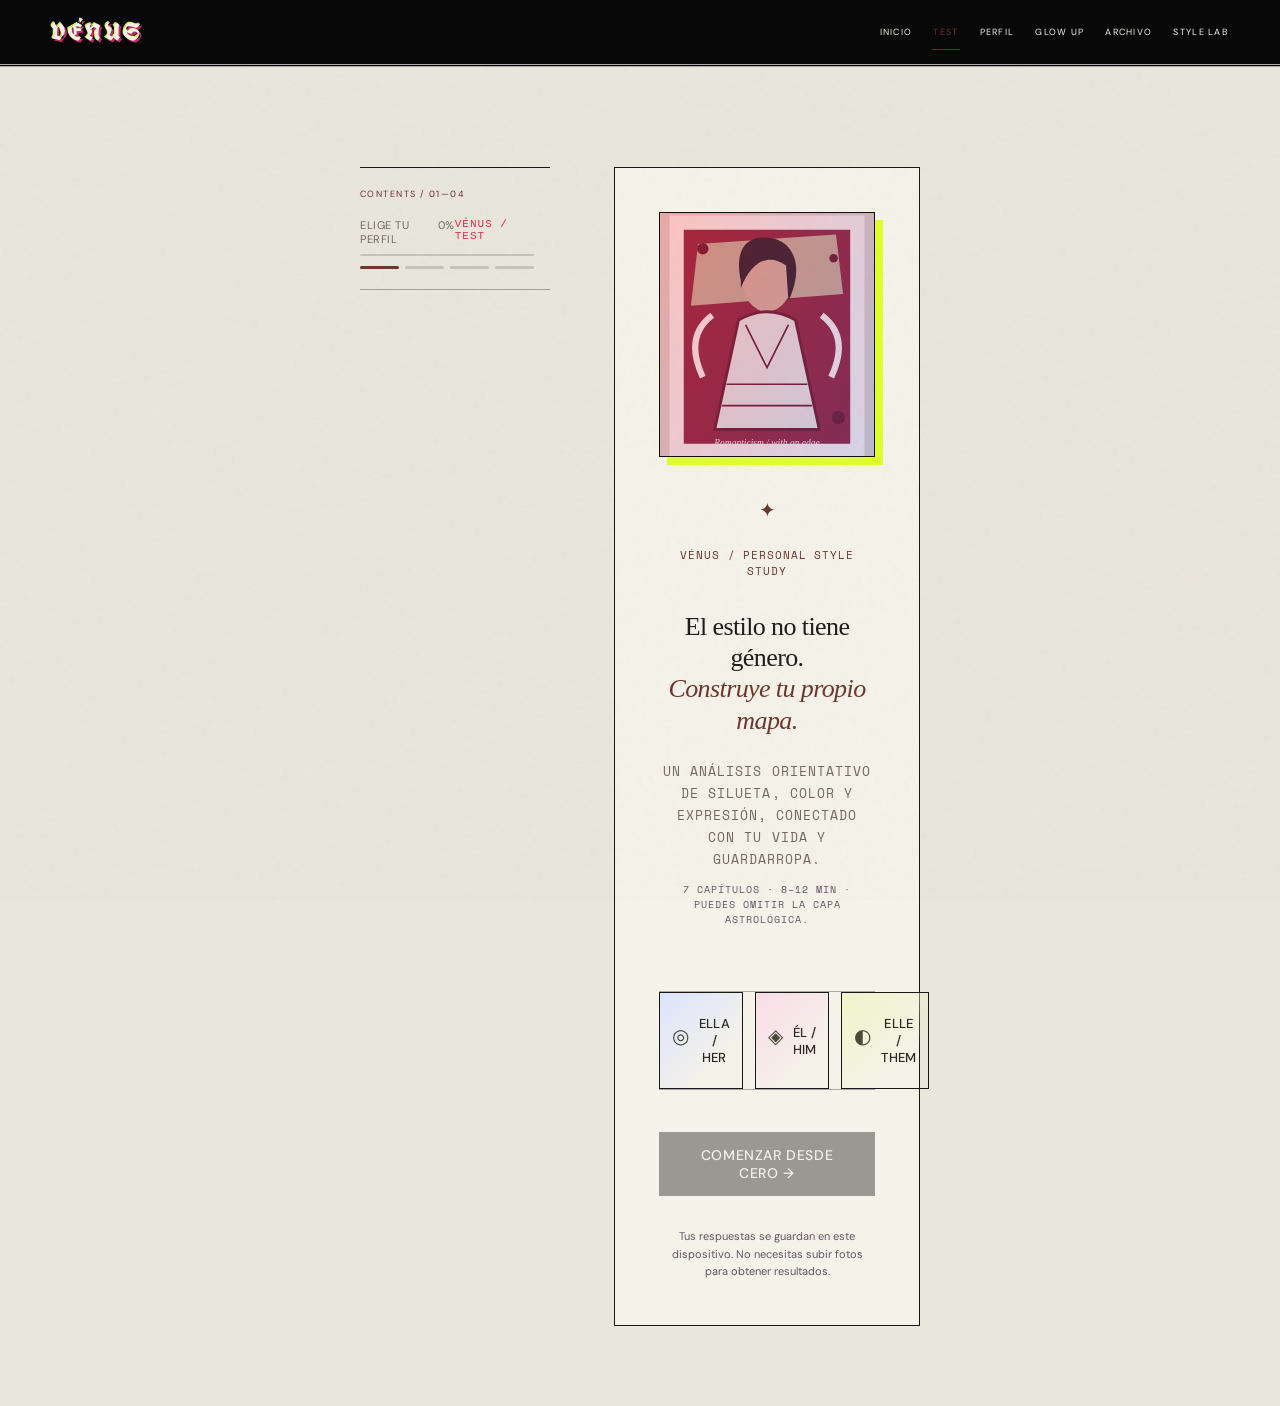
<file: app.html>
<!doctype html>
<html lang="es">
<head>
<meta charset="utf-8"><meta name="viewport" content="width=device-width,initial-scale=1">
<meta http-equiv="refresh" content="0; url=app-v2.html">
<title>VÉNUS · Tu fórmula de estilo</title>
<style>body{font-family:Arial,sans-serif;background:#f6f0e8;color:#241a22;display:grid;place-items:center;min-height:100vh;text-align:center;padding:24px}a{color:#641f38}</style>
  <link rel="stylesheet" href="styles.css">
</head>
<body>
<main><p>Abriendo la nueva experiencia visual de VÉNUS…</p><p><a href="app-v2.html">Continuar manualmente ↗</a></p></main>
<script>window.location.replace('app-v2.html');</script>
</body>
</html>
</file>
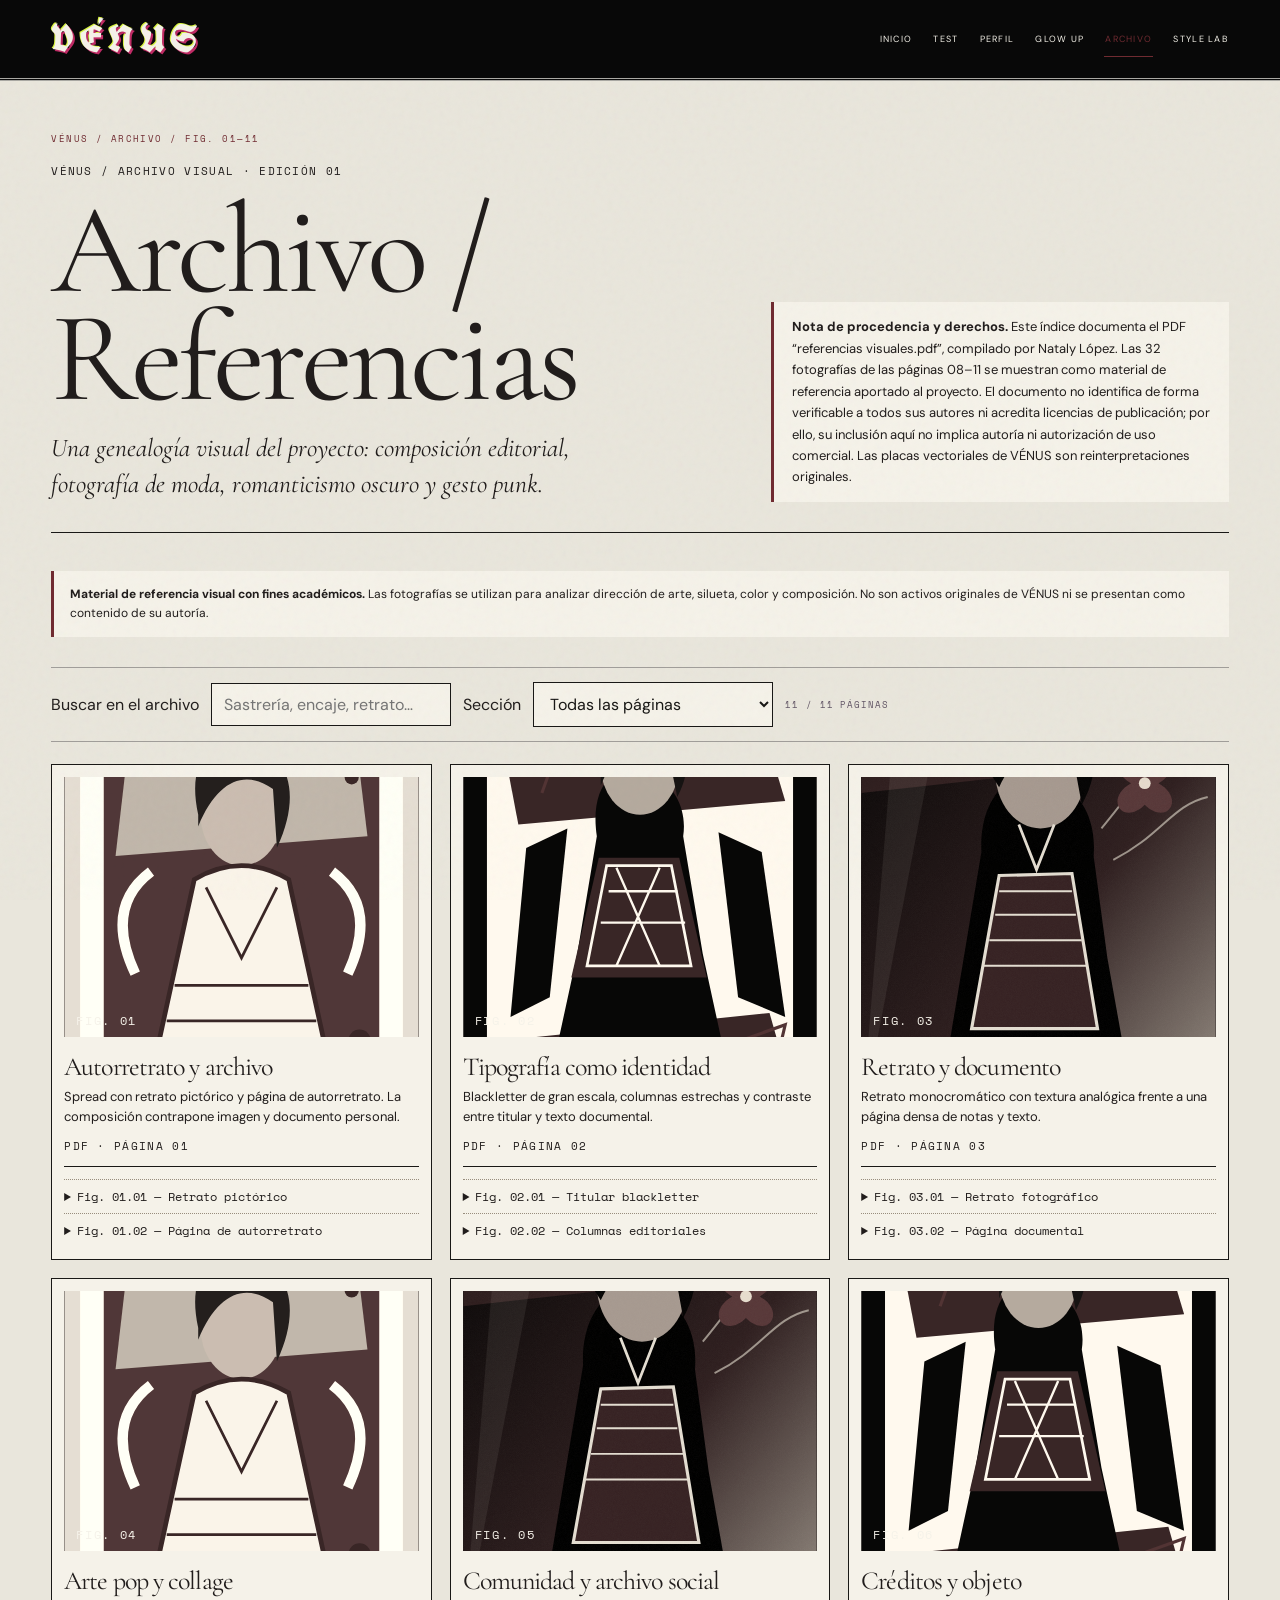
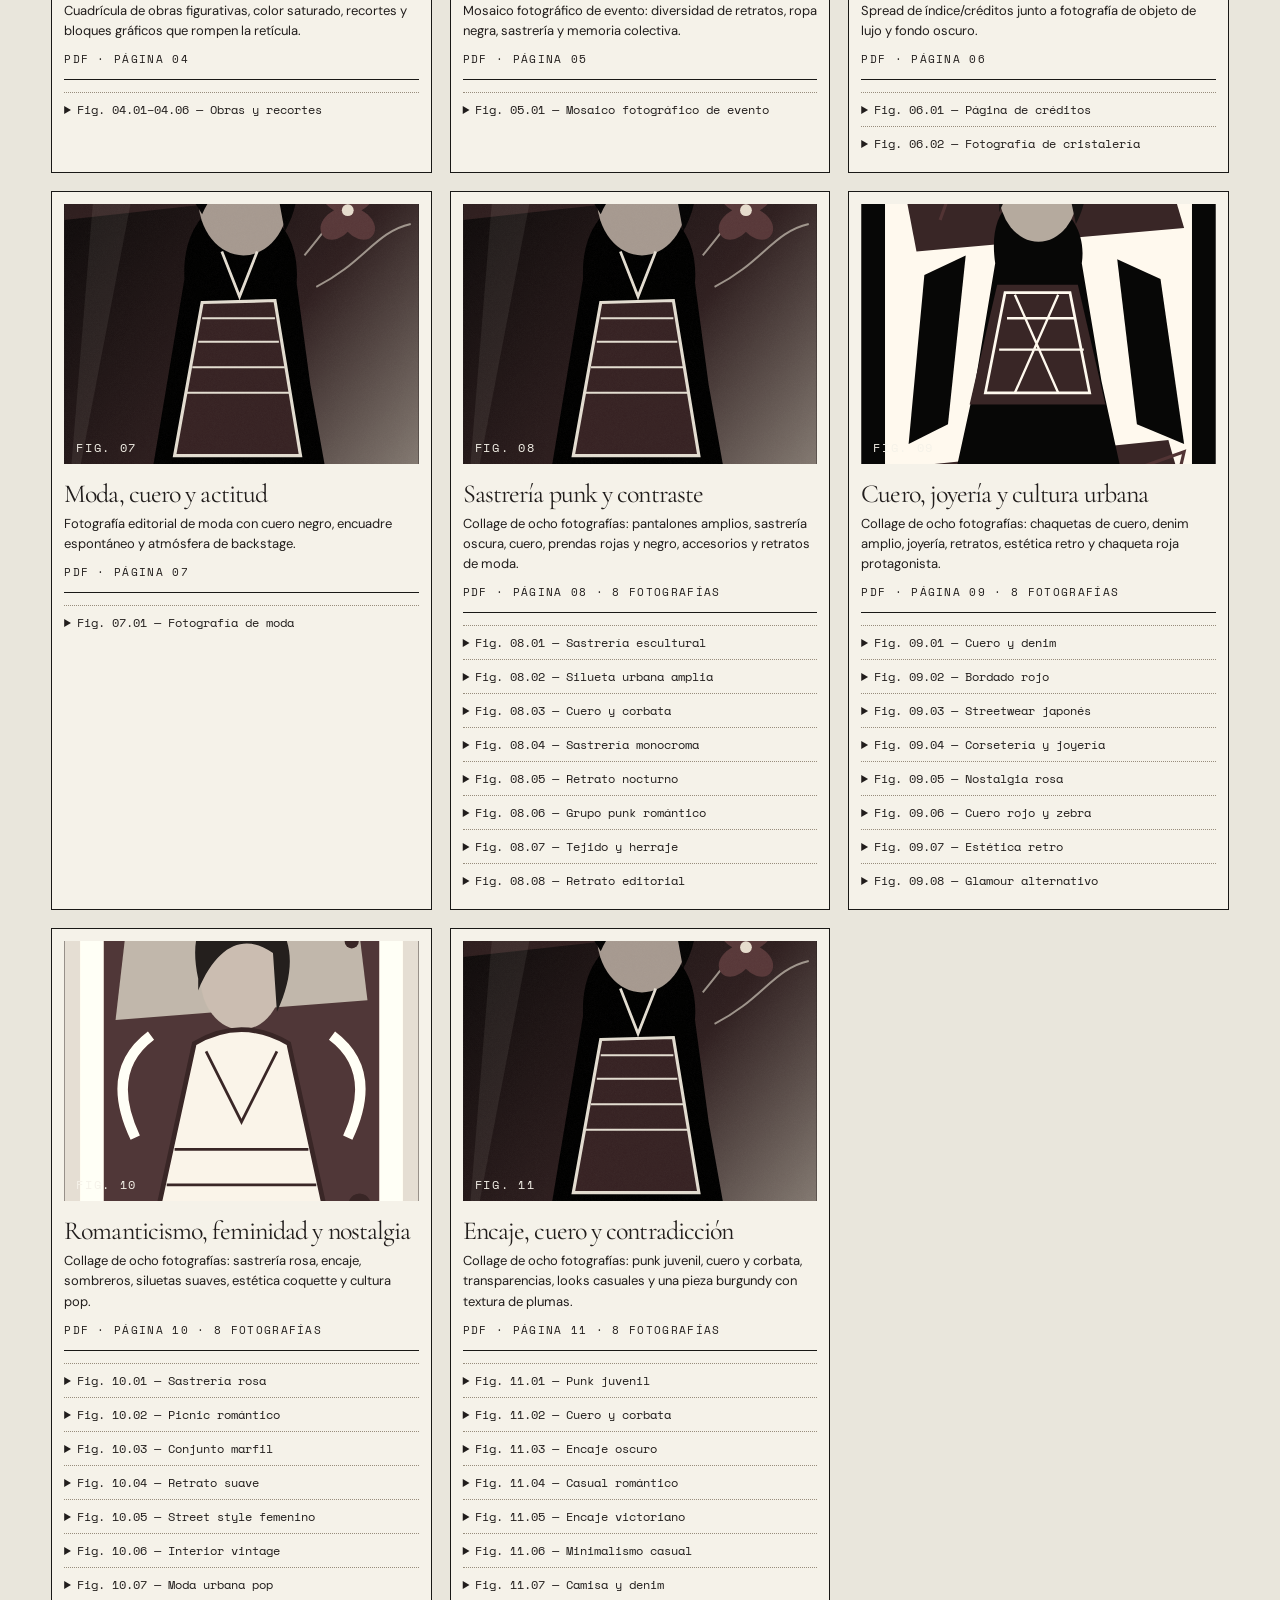
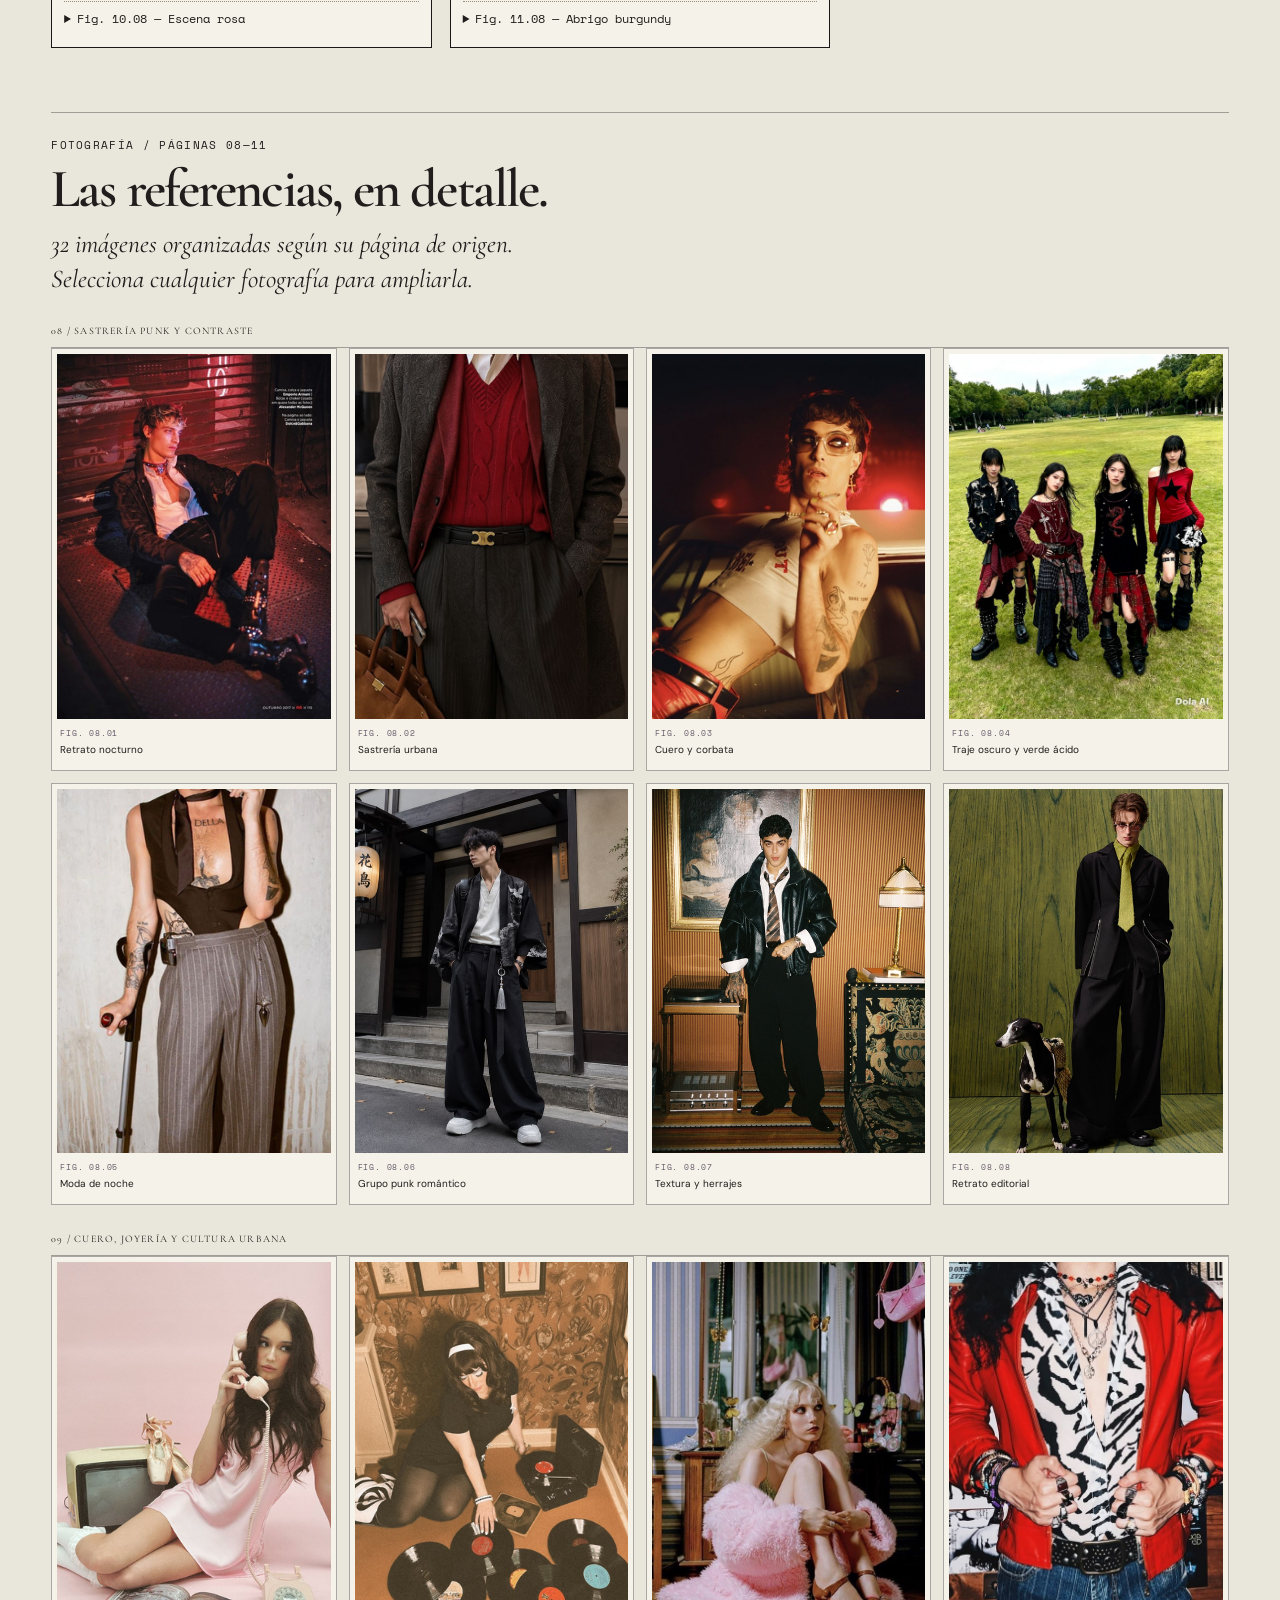
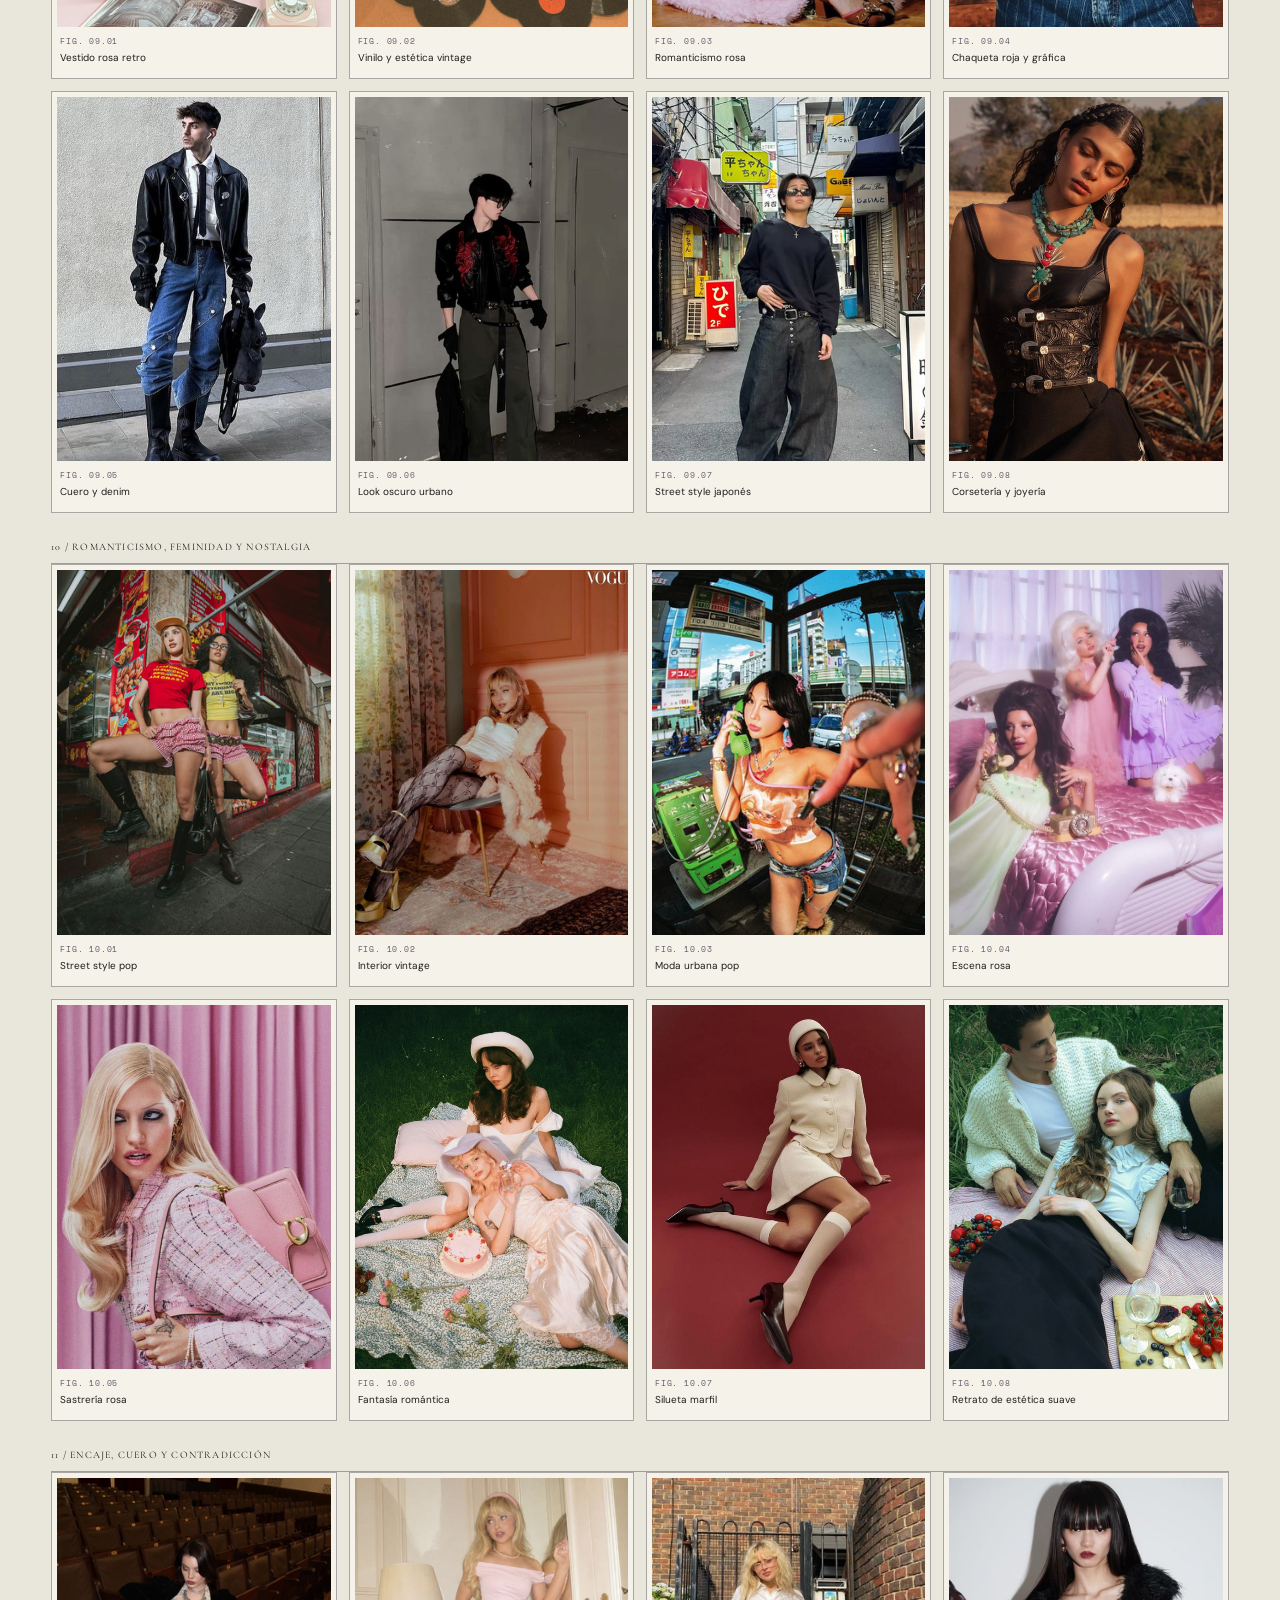
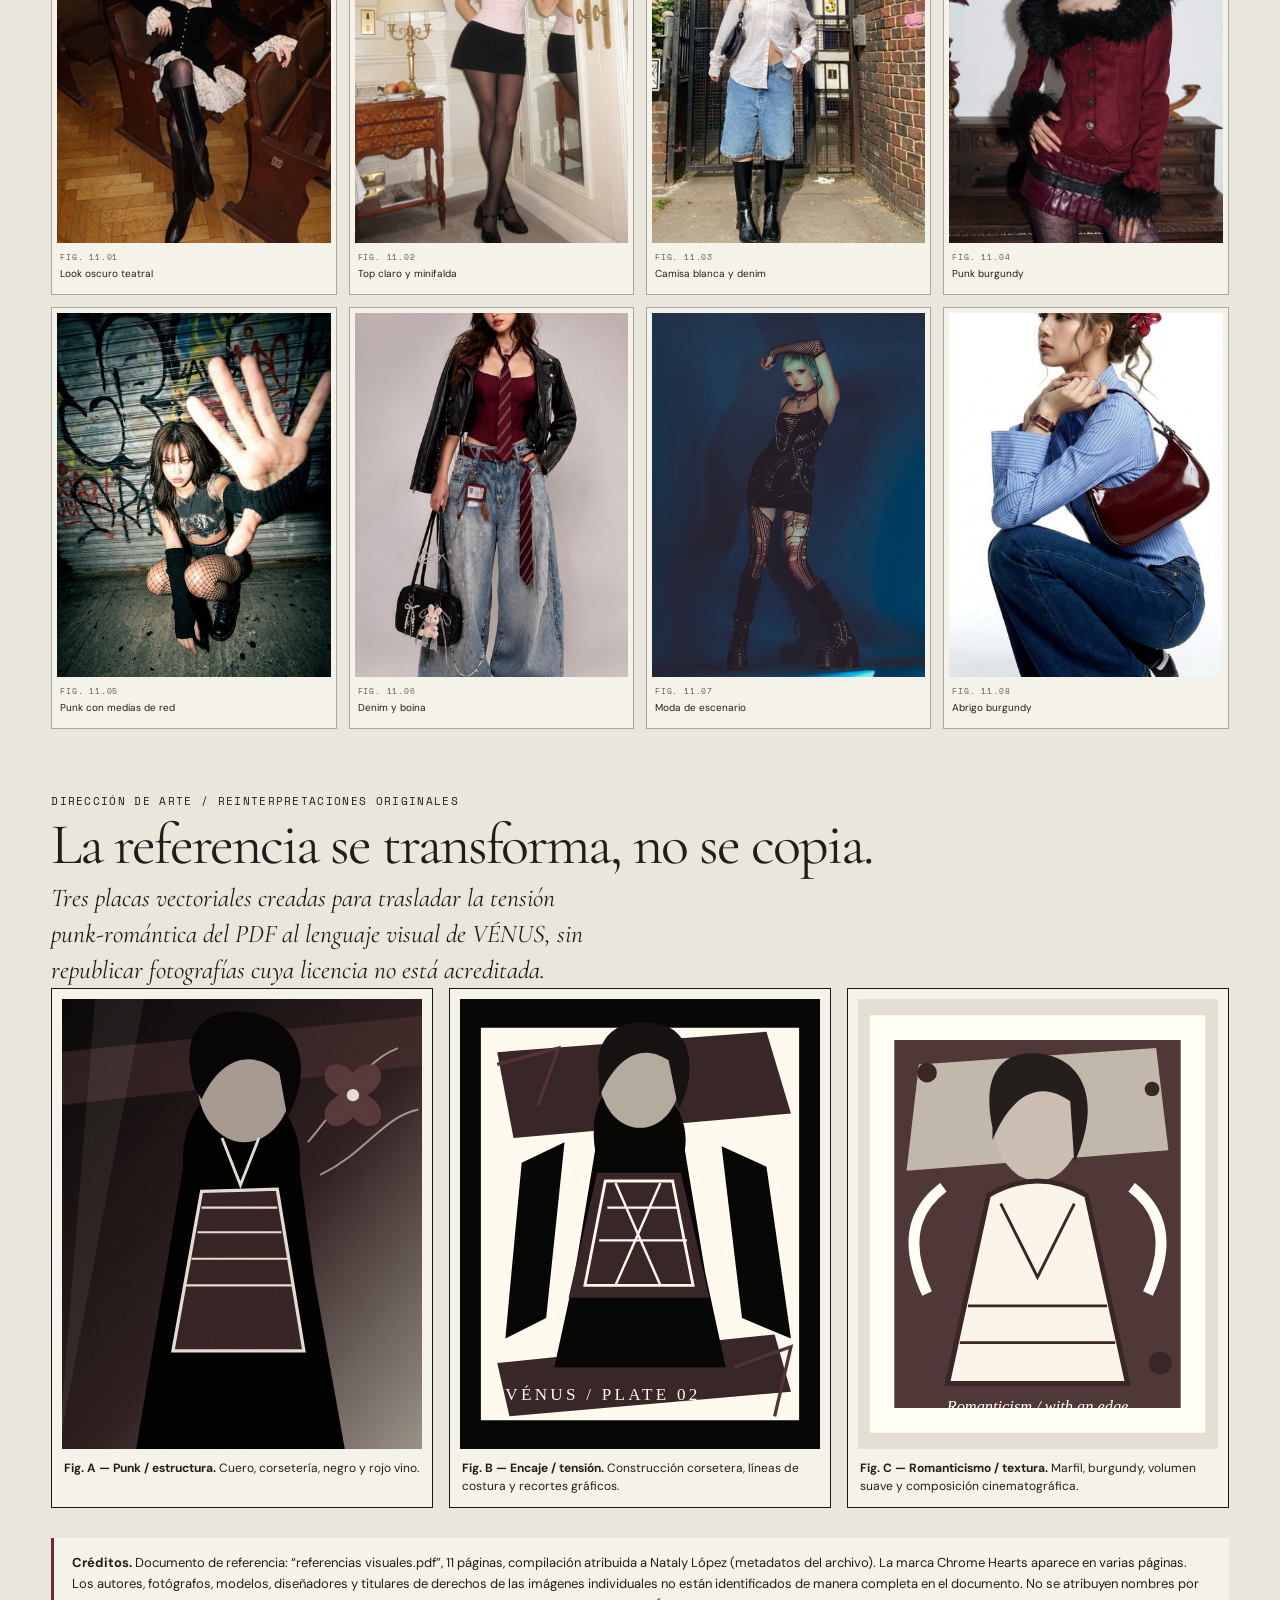
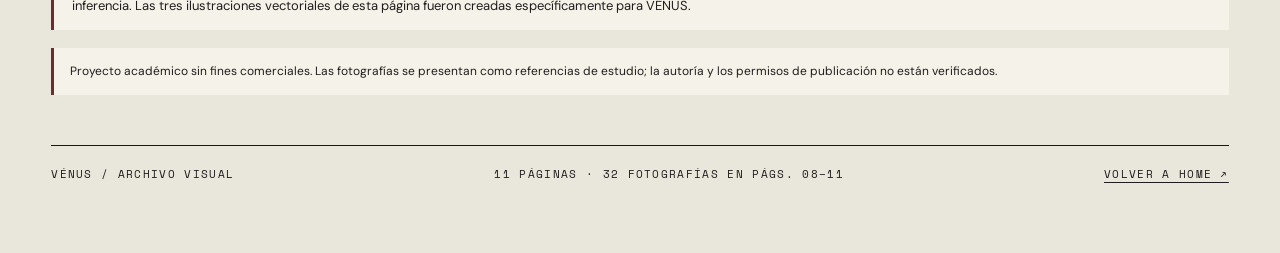
<file: archivo.html>
<!doctype html>
<html lang="es">
<head>
<meta charset="utf-8"><meta name="viewport" content="width=device-width,initial-scale=1">
<meta name="theme-color" content="#171514">
<meta name="description" content="Archivo académico de referencias visuales y dirección de arte de VÉNUS."><meta name="robots" content="noindex,nofollow,noarchive">
<title>Archivo / Referencias — VÉNUS</title>
<link rel="stylesheet" href="styles.css">
<style>
.v-archive-breadcrumb{font:9px var(--v-caption);letter-spacing:.16em;text-transform:uppercase;margin:0 0 18px;color:var(--v-accent)}
.archive-tools{display:flex;gap:12px;align-items:center;flex-wrap:wrap;margin:0 0 22px;padding:14px 0;border-block:1px solid var(--v-rule)}
.archive-tools input,.archive-tools select{min-height:42px;padding:10px 12px;background:var(--v-paper-light);border:1px solid var(--v-ink);color:var(--v-ink);min-width:min(100%,240px)}
.archive-tools output{font:9px var(--v-caption);letter-spacing:.1em;text-transform:uppercase;color:var(--v-muted)}
.archive-open{cursor:zoom-in}
.archive-art:focus-visible{outline:3px solid var(--v-accent);outline-offset:4px}
#archive-lightbox{width:min(92vw,1000px);max-width:92vw;max-height:92vh;padding:14px;border:1px solid var(--v-ink);background:var(--v-paper);color:var(--v-ink)}
#archive-lightbox::backdrop{background:rgba(15,13,13,.88)}
#archive-lightbox img{display:block;max-width:100%;max-height:76vh;width:auto;height:auto;margin:auto;object-fit:contain}
#archive-lightbox .lightbox-bar{display:flex;align-items:center;justify-content:space-between;gap:16px;padding:10px 0 0;font:10px var(--v-caption)}
#archive-lightbox button{background:var(--v-ink);color:var(--v-paper);border:0;padding:10px 14px}
.archive-academic-label{margin:18px 0 30px;padding:14px 16px;border-left:3px solid var(--v-accent);background:var(--v-paper-light);font:12px/1.6 var(--v-body)}
.archive-shell{max-width:1440px;margin:auto;padding:clamp(18px,4vw,64px)}
.archive-head{display:grid;grid-template-columns:1.2fr .8fr;gap:32px;align-items:end;border-bottom:1px solid var(--v-ink);padding-bottom:30px;margin-bottom:38px}
.archive-kicker,.archive-meta,.archive-credit{font:11px var(--v-caption);letter-spacing:.12em;text-transform:uppercase}
.archive-title{font:clamp(54px,10vw,130px)/.84 var(--v-blackletter);margin:18px 0}
.archive-lede{font:italic clamp(18px,2vw,26px)/1.4 var(--v-editorial);max-width:560px}
.archive-note{border-left:3px solid var(--v-accent);padding:14px 18px;background:var(--v-paper-light);font:13px/1.65 var(--v-body)}
.archive-index{display:grid;grid-template-columns:repeat(3,minmax(0,1fr));gap:18px}
.archive-plate{background:var(--v-paper-light);border:1px solid var(--v-ink);padding:12px;min-width:0;transition:transform .25s ease,box-shadow .25s ease}
.archive-plate:hover{transform:translateY(-5px) rotate(-.35deg);box-shadow:8px 8px 0 rgba(112,43,49,.2)}
.archive-art{height:260px;overflow:hidden;background:#211b1a;position:relative}
.archive-art img{width:100%;height:100%;object-fit:cover;display:block;filter:grayscale(.25) contrast(1.06)}
.archive-art .folio{position:absolute;left:12px;bottom:8px;color:#f5f2e9;font:12px var(--v-caption);letter-spacing:.14em}
.archive-plate h2{font:26px var(--v-editorial);margin:14px 0 5px}
.archive-plate p{font:13px/1.55 var(--v-body);margin:0 0 10px}
.archive-figures{border-top:1px solid var(--v-ink);padding-top:12px;margin-top:12px}
.archive-figures details{border-top:1px dotted #988d7d;padding:8px 0}
.archive-figures summary{font:12px var(--v-caption);cursor:pointer}
.archive-figures p{margin:7px 0 0;color:#625a53}
.archive-originals{margin:50px 0 30px}
.archive-originals h2{font:clamp(32px,5vw,58px) var(--v-editorial)}
.original-grid{display:grid;grid-template-columns:repeat(3,1fr);gap:16px}
.original-grid figure{margin:0;border:1px solid var(--v-ink);background:var(--v-paper-light);padding:10px}
.original-grid img{width:100%;aspect-ratio:4/5;object-fit:cover;display:block}
.original-grid figcaption{font:12px/1.5 var(--v-body);padding:10px 2px 2px}
.archive-footer{display:flex;justify-content:space-between;gap:18px;flex-wrap:wrap;border-top:1px solid var(--v-ink);padding:20px 0;margin-top:50px;font:11px var(--v-caption);letter-spacing:.12em}
@media(max-width:900px){.archive-index{grid-template-columns:repeat(2,minmax(0,1fr))}.archive-head{grid-template-columns:1fr}.archive-art{height:230px}}
@media(max-width:560px){.archive-shell{padding:18px 14px}.archive-index,.original-grid{grid-template-columns:1fr}.archive-art{height:250px}.archive-title{font-size:62px}}
@media(prefers-reduced-motion:reduce){.archive-plate{transition:none}.archive-plate:hover{transform:none}}
</style>
</head>
<body>
<a class="skip-link" href="#archivo">Saltar al archivo</a>
<header class="top v-global-header"><a class="logo" href="index.html">VÉNUS</a><nav data-global-nav aria-label="Navegación principal"><a data-nav-link href="index.html">INICIO</a><a data-nav-link href="app-v2.html">TEST</a><a data-nav-link href="perfil.html">PERFIL</a><a data-nav-link href="glowup.html">GLOW UP</a><a data-nav-link href="archivo.html">ARCHIVO</a><a data-nav-link href="atelier.html">STYLE LAB</a></nav></header>
<main id="archivo" class="archive-shell"><p class="v-archive-breadcrumb" id="archive-breadcrumb">VÉNUS / ARCHIVO / FIG. 01—11</p>
<section class="archive-head">
<div><div class="archive-kicker">VÉNUS / ARCHIVO VISUAL · EDICIÓN 01</div><h1 class="archive-title">Archivo /<br>Referencias</h1><p class="archive-lede">Una genealogía visual del proyecto: composición editorial, fotografía de moda, romanticismo oscuro y gesto punk.</p></div>
<aside class="archive-note"><b>Nota de procedencia y derechos.</b> Este índice documenta el PDF “referencias visuales.pdf”, compilado por Nataly López. Las 32 fotografías de las páginas 08–11 se muestran como material de referencia aportado al proyecto. El documento no identifica de forma verificable a todos sus autores ni acredita licencias de publicación; por ello, su inclusión aquí no implica autoría ni autorización de uso comercial. Las placas vectoriales de VÉNUS son reinterpretaciones originales.</aside>
</section>
<p class="archive-academic-label"><b>Material de referencia visual con fines académicos.</b> Las fotografías se utilizan para analizar dirección de arte, silueta, color y composición. No son activos originales de VÉNUS ni se presentan como contenido de su autoría.</p>
<div class="archive-tools" role="search" aria-label="Filtrar archivo visual"><label for="archive-search">Buscar en el archivo</label><input id="archive-search" type="search" placeholder="Sastrería, encaje, retrato…"><label for="archive-filter">Sección</label><select id="archive-filter"><option value="all">Todas las páginas</option><option value="pages-01-07">Páginas 01–07</option><option value="photos-08-11">Fotografías 08–11</option></select><output id="archive-count" aria-live="polite">11 / 11 páginas</output></div>
<section class="archive-index" aria-label="Índice de las once páginas del PDF">
<article class="archive-plate" data-archive-page="01" data-archive-kind="pages-01-07"><div class="archive-art"><img src="assets/img/venus-editorial-romantic.svg" alt="Ilustración vectorial original de retrato editorial y tonos cálidos"><span class="folio">FIG. 01</span></div><h2>Autorretrato y archivo</h2><p>Spread con retrato pictórico y página de autorretrato. La composición contrapone imagen y documento personal.</p><div class="archive-meta">PDF · PÁGINA 01</div><div class="archive-figures"><details><summary>Fig. 01.01 — Retrato pictórico</summary><p>Referencia de textura, escala de retrato y tratamiento cromático. Crédito original no identificable en el PDF.</p></details><details><summary>Fig. 01.02 — Página de autorretrato</summary><p>Referencia de montaje editorial y uso de papel envejecido. Crédito editorial: compilación de Nataly López.</p></details></div></article>
<article class="archive-plate" data-archive-page="02" data-archive-kind="pages-01-07"><div class="archive-art"><img src="assets/img/venus-editorial-lace.svg" alt="Ilustración vectorial original de spread tipográfico"><span class="folio">FIG. 02</span></div><h2>Tipografía como identidad</h2><p>Blackletter de gran escala, columnas estrechas y contraste entre titular y texto documental.</p><div class="archive-meta">PDF · PÁGINA 02</div><div class="archive-figures"><details><summary>Fig. 02.01 — Titular blackletter</summary><p>Referencia de masthead y jerarquía tipográfica. Marca visible en la fuente: Chrome Hearts.</p></details><details><summary>Fig. 02.02 — Columnas editoriales</summary><p>Referencia de densidad, interlineado y composición bilingüe. Contenido de terceros no transcrito.</p></details></div></article>
<article class="archive-plate" data-archive-page="03" data-archive-kind="pages-01-07"><div class="archive-art"><img src="assets/img/venus-editorial-punk.svg" alt="Ilustración vectorial original de retrato oscuro"><span class="folio">FIG. 03</span></div><h2>Retrato y documento</h2><p>Retrato monocromático con textura analógica frente a una página densa de notas y texto.</p><div class="archive-meta">PDF · PÁGINA 03</div><div class="archive-figures"><details><summary>Fig. 03.01 — Retrato fotográfico</summary><p>Referencia de grano, contraste y retrato frontal. Autor/fotógrafo no identificado en el PDF.</p></details><details><summary>Fig. 03.02 — Página documental</summary><p>Referencia de jerarquía tipográfica y notas manuscritas. Autoría no identificada.</p></details></div></article>
<article class="archive-plate" data-archive-page="04" data-archive-kind="pages-01-07"><div class="archive-art"><img src="assets/img/venus-editorial-romantic.svg" alt="Ilustración original de collage de arte pop"><span class="folio">FIG. 04</span></div><h2>Arte pop y collage</h2><p>Cuadrícula de obras figurativas, color saturado, recortes y bloques gráficos que rompen la retícula.</p><div class="archive-meta">PDF · PÁGINA 04</div><div class="archive-figures"><details><summary>Fig. 04.01–04.06 — Obras y recortes</summary><p>Referencias de color, collage y escala de imagen. En la página aparece el nombre Yokoo Tadanori; no se atribuye cada obra individual sin confirmación.</p></details></div></article>
<article class="archive-plate" data-archive-page="05" data-archive-kind="pages-01-07"><div class="archive-art"><img src="assets/img/venus-editorial-punk.svg" alt="Composición original de mosaico fotográfico"><span class="folio">FIG. 05</span></div><h2>Comunidad y archivo social</h2><p>Mosaico fotográfico de evento: diversidad de retratos, ropa negra, sastrería y memoria colectiva.</p><div class="archive-meta">PDF · PÁGINA 05</div><div class="archive-figures"><details><summary>Fig. 05.01 — Mosaico fotográfico de evento</summary><p>Composición rasterizada que reúne retratos de evento. No se publican ni se identifican personas; crédito fotográfico no visible en el documento.</p></details></div></article>
<article class="archive-plate" data-archive-page="06" data-archive-kind="pages-01-07"><div class="archive-art"><img src="assets/img/venus-editorial-lace.svg" alt="Ilustración original de página de créditos y objeto de lujo"><span class="folio">FIG. 06</span></div><h2>Créditos y objeto</h2><p>Spread de índice/créditos junto a fotografía de objeto de lujo y fondo oscuro.</p><div class="archive-meta">PDF · PÁGINA 06</div><div class="archive-figures"><details><summary>Fig. 06.01 — Página de créditos</summary><p>Referencia de índice, colofón y tipografía pequeña. Marca visible: Chrome Hearts.</p></details><details><summary>Fig. 06.02 — Fotografía de cristalería</summary><p>Referencia de fotografía de producto, iluminación dramática y fondo profundo. Marca visible: Baccarat.</p></details></div></article>
<article class="archive-plate" data-archive-page="07" data-archive-kind="pages-01-07"><div class="archive-art"><img src="assets/img/venus-editorial-punk.svg" alt="Ilustración original de fotografía editorial en cuero"><span class="folio">FIG. 07</span></div><h2>Moda, cuero y actitud</h2><p>Fotografía editorial de moda con cuero negro, encuadre espontáneo y atmósfera de backstage.</p><div class="archive-meta">PDF · PÁGINA 07</div><div class="archive-figures"><details><summary>Fig. 07.01 — Fotografía de moda</summary><p>Referencia de cuero, transparencias y encuadre cinematográfico. Modelo y fotógrafo no identificados en el PDF.</p></details></div></article>
<article class="archive-plate" data-archive-page="08" data-archive-kind="photos-08-11"><div class="archive-art"><img src="assets/img/venus-editorial-punk.svg" alt="Ilustración original de estilismo punk y sastrería"><span class="folio">FIG. 08</span></div><h2>Sastrería punk y contraste</h2><p>Collage de ocho fotografías: pantalones amplios, sastrería oscura, cuero, prendas rojas y negro, accesorios y retratos de moda.</p><div class="archive-meta">PDF · PÁGINA 08 · 8 FOTOGRAFÍAS</div><div class="archive-figures"><details><summary>Fig. 08.01 — Sastrería escultural</summary><p>Chaleco oscuro y pantalón de pinzas; contraste de proporción y piel. Crédito original no indicado.</p></details><details><summary>Fig. 08.02 — Silueta urbana amplia</summary><p>Capas negras, pantalón holgado y calzado deportivo. Crédito original no indicado.</p></details><details><summary>Fig. 08.03 — Cuero y corbata</summary><p>Chaqueta de cuero, camisa blanca y corbata; mezcla de formalidad y rebeldía.</p></details><details><summary>Fig. 08.04 — Sastrería monocroma</summary><p>Traje oscuro y acento verde ácido; contraste cromático controlado.</p></details><details><summary>Fig. 08.05 — Retrato nocturno</summary><p>Fotografía de moda con cuero, sombras profundas y atmósfera cinematográfica.</p></details><details><summary>Fig. 08.06 — Grupo punk romántico</summary><p>Prendas negras y rojas, botas, tartán, encaje y accesorios metálicos.</p></details><details><summary>Fig. 08.07 — Tejido y herraje</summary><p>Detalle de suéter, cinturón y accesorios como acentos de estilismo.</p></details><details><summary>Fig. 08.08 — Retrato editorial</summary><p>Retrato de moda con accesorios y luz cálida; autoría no identificada.</p></details></div></article>
<article class="archive-plate" data-archive-page="09" data-archive-kind="photos-08-11"><div class="archive-art"><img src="assets/img/venus-editorial-lace.svg" alt="Ilustración original de collage de cuero y accesorios"><span class="folio">FIG. 09</span></div><h2>Cuero, joyería y cultura urbana</h2><p>Collage de ocho fotografías: chaquetas de cuero, denim amplio, joyería, retratos, estética retro y chaqueta roja protagonista.</p><div class="archive-meta">PDF · PÁGINA 09 · 8 FOTOGRAFÍAS</div><div class="archive-figures"><details><summary>Fig. 09.01 — Cuero y denim</summary><p>Chaqueta de cuero negra, camisa y jeans; silueta de inspiración rock.</p></details><details><summary>Fig. 09.02 — Bordado rojo</summary><p>Chaqueta negra con bordado rojo y pantalón amplio; detalle ornamental.</p></details><details><summary>Fig. 09.03 — Streetwear japonés</summary><p>Prendas oversized, denim y accesorios urbanos; encuadre de calle.</p></details><details><summary>Fig. 09.04 — Corsetería y joyería</summary><p>Top estructurado, cinturón y collar de piedras; textura y ornamento.</p></details><details><summary>Fig. 09.05 — Nostalgia rosa</summary><p>Vestido rosa, interior doméstico y paleta pastel retro.</p></details><details><summary>Fig. 09.06 — Cuero rojo y zebra</summary><p>Chaqueta roja, estampado gráfico y joyería en capas.</p></details><details><summary>Fig. 09.07 — Estética retro</summary><p>Vinilo, medias y composición doméstica de inspiración vintage.</p></details><details><summary>Fig. 09.08 — Glamour alternativo</summary><p>Retrato de moda con rubio platino y referencias de cine/escena musical.</p></details></div></article>
<article class="archive-plate" data-archive-page="10" data-archive-kind="photos-08-11"><div class="archive-art"><img src="assets/img/venus-editorial-romantic.svg" alt="Ilustración original de collage romántico y femenino"><span class="folio">FIG. 10</span></div><h2>Romanticismo, feminidad y nostalgia</h2><p>Collage de ocho fotografías: sastrería rosa, encaje, sombreros, siluetas suaves, estética coquette y cultura pop.</p><div class="archive-meta">PDF · PÁGINA 10 · 8 FOTOGRAFÍAS</div><div class="archive-figures"><details><summary>Fig. 10.01 — Sastrería rosa</summary><p>Chaqueta de tweed rosa, maquillaje definido y accesorios delicados.</p></details><details><summary>Fig. 10.02 — Picnic romántico</summary><p>Vestidos claros, sombreros y composición de fantasía editorial.</p></details><details><summary>Fig. 10.03 — Conjunto marfil</summary><p>Traje corto, sombrero y medias; sastrería femenina monocroma.</p></details><details><summary>Fig. 10.04 — Retrato suave</summary><p>Tejido claro, encuadre íntimo y luz natural.</p></details><details><summary>Fig. 10.05 — Street style femenino</summary><p>Minifalda, top rojo y botas; contraste de color y actitud.</p></details><details><summary>Fig. 10.06 — Interior vintage</summary><p>Prendas suaves, texturas y pose cinematográfica.</p></details><details><summary>Fig. 10.07 — Moda urbana pop</summary><p>Accesorios llamativos y entorno urbano; mezcla de cultura pop.</p></details><details><summary>Fig. 10.08 — Escena rosa</summary><p>Composición teatral en rosa, lila y verde pastel; estética de fantasía.</p></details></div></article>
<article class="archive-plate" data-archive-page="11" data-archive-kind="photos-08-11"><div class="archive-art"><img src="assets/img/venus-editorial-punk.svg" alt="Ilustración original de moda alternativa con encaje y cuero"><span class="folio">FIG. 11</span></div><h2>Encaje, cuero y contradicción</h2><p>Collage de ocho fotografías: punk juvenil, cuero y corbata, transparencias, looks casuales y una pieza burgundy con textura de plumas.</p><div class="archive-meta">PDF · PÁGINA 11 · 8 FOTOGRAFÍAS</div><div class="archive-figures"><details><summary>Fig. 11.01 — Punk juvenil</summary><p>Top gráfico, medias de red y botas; encuadre espontáneo de calle.</p></details><details><summary>Fig. 11.02 — Cuero y corbata</summary><p>Chaqueta negra, boina, corbata y denim holgado.</p></details><details><summary>Fig. 11.03 — Encaje oscuro</summary><p>Vestido negro, transparencias y medias estampadas; luz azul de escenario.</p></details><details><summary>Fig. 11.04 — Casual romántico</summary><p>Camisa azul, denim y accesorio rojo en el cabello.</p></details><details><summary>Fig. 11.05 — Encaje victoriano</summary><p>Vestido oscuro, encaje blanco y botas altas; teatralidad vintage.</p></details><details><summary>Fig. 11.06 — Minimalismo casual</summary><p>Top claro, falda corta y medias; contraste de silueta simple.</p></details><details><summary>Fig. 11.07 — Camisa y denim</summary><p>Camisa blanca y bermuda de mezclilla; look cotidiano sin ornamento.</p></details><details><summary>Fig. 11.08 — Abrigo burgundy</summary><p>Prenda roja profunda con cuello de textura plumosa; referencia de color, volumen y tactilidad.</p></details></div></article>
</section>
<section class="archive-photo-library" aria-labelledby="archive-photo-title"><div class="archive-kicker">FOTOGRAFÍA / PÁGINAS 08—11</div><h2 id="archive-photo-title">Las referencias, en detalle.</h2><p class="archive-lede">32 imágenes organizadas según su página de origen. Selecciona cualquier fotografía para ampliarla.</p><section class="archive-photo-group" data-photo-page="08"><h3>08 / Sastrería punk y contraste</h3><div class="archive-photo-grid"><figure><img src="/assets/venus_referencias_pdf_paginas_01_11/pagina-08/fig-08-01.png" alt="Retrato nocturno" loading="lazy"><figcaption><span>FIG. 08.01</span>Retrato nocturno</figcaption></figure><figure><img src="/assets/venus_referencias_pdf_paginas_01_11/pagina-08/fig-08-02.png" alt="Sastrería urbana" loading="lazy"><figcaption><span>FIG. 08.02</span>Sastrería urbana</figcaption></figure><figure><img src="/assets/venus_referencias_pdf_paginas_01_11/pagina-08/fig-08-03.png" alt="Cuero y corbata" loading="lazy"><figcaption><span>FIG. 08.03</span>Cuero y corbata</figcaption></figure><figure><img src="/assets/venus_referencias_pdf_paginas_01_11/pagina-08/fig-08-04.png" alt="Traje oscuro y verde ácido" loading="lazy"><figcaption><span>FIG. 08.04</span>Traje oscuro y verde ácido</figcaption></figure><figure><img src="/assets/venus_referencias_pdf_paginas_01_11/pagina-08/fig-08-05.png" alt="Moda de noche" loading="lazy"><figcaption><span>FIG. 08.05</span>Moda de noche</figcaption></figure><figure><img src="/assets/venus_referencias_pdf_paginas_01_11/pagina-08/fig-08-06.png" alt="Grupo punk romántico" loading="lazy"><figcaption><span>FIG. 08.06</span>Grupo punk romántico</figcaption></figure><figure><img src="/assets/venus_referencias_pdf_paginas_01_11/pagina-08/fig-08-07.png" alt="Textura y herrajes" loading="lazy"><figcaption><span>FIG. 08.07</span>Textura y herrajes</figcaption></figure><figure><img src="/assets/venus_referencias_pdf_paginas_01_11/pagina-08/fig-08-08.png" alt="Retrato editorial" loading="lazy"><figcaption><span>FIG. 08.08</span>Retrato editorial</figcaption></figure></div></section><section class="archive-photo-group" data-photo-page="09"><h3>09 / Cuero, joyería y cultura urbana</h3><div class="archive-photo-grid"><figure><img src="/assets/venus_referencias_pdf_paginas_01_11/pagina-09/fig-09-01.png" alt="Vestido rosa retro" loading="lazy"><figcaption><span>FIG. 09.01</span>Vestido rosa retro</figcaption></figure><figure><img src="/assets/venus_referencias_pdf_paginas_01_11/pagina-09/fig-09-02.png" alt="Vinilo y estética vintage" loading="lazy"><figcaption><span>FIG. 09.02</span>Vinilo y estética vintage</figcaption></figure><figure><img src="/assets/venus_referencias_pdf_paginas_01_11/pagina-09/fig-09-03.png" alt="Romanticismo rosa" loading="lazy"><figcaption><span>FIG. 09.03</span>Romanticismo rosa</figcaption></figure><figure><img src="/assets/venus_referencias_pdf_paginas_01_11/pagina-09/fig-09-04.png" alt="Chaqueta roja y gráfica" loading="lazy"><figcaption><span>FIG. 09.04</span>Chaqueta roja y gráfica</figcaption></figure><figure><img src="/assets/venus_referencias_pdf_paginas_01_11/pagina-09/fig-09-05.png" alt="Cuero y denim" loading="lazy"><figcaption><span>FIG. 09.05</span>Cuero y denim</figcaption></figure><figure><img src="/assets/venus_referencias_pdf_paginas_01_11/pagina-09/fig-09-06.png" alt="Look oscuro urbano" loading="lazy"><figcaption><span>FIG. 09.06</span>Look oscuro urbano</figcaption></figure><figure><img src="/assets/venus_referencias_pdf_paginas_01_11/pagina-09/fig-09-07.png" alt="Street style japonés" loading="lazy"><figcaption><span>FIG. 09.07</span>Street style japonés</figcaption></figure><figure><img src="/assets/venus_referencias_pdf_paginas_01_11/pagina-09/fig-09-08.png" alt="Corsetería y joyería" loading="lazy"><figcaption><span>FIG. 09.08</span>Corsetería y joyería</figcaption></figure></div></section><section class="archive-photo-group" data-photo-page="10"><h3>10 / Romanticismo, feminidad y nostalgia</h3><div class="archive-photo-grid"><figure><img src="/assets/venus_referencias_pdf_paginas_01_11/pagina-10/fig-10-01.png" alt="Street style pop" loading="lazy"><figcaption><span>FIG. 10.01</span>Street style pop</figcaption></figure><figure><img src="/assets/venus_referencias_pdf_paginas_01_11/pagina-10/fig-10-02.png" alt="Interior vintage" loading="lazy"><figcaption><span>FIG. 10.02</span>Interior vintage</figcaption></figure><figure><img src="/assets/venus_referencias_pdf_paginas_01_11/pagina-10/fig-10-03.png" alt="Moda urbana pop" loading="lazy"><figcaption><span>FIG. 10.03</span>Moda urbana pop</figcaption></figure><figure><img src="/assets/venus_referencias_pdf_paginas_01_11/pagina-10/fig-10-04.png" alt="Escena rosa" loading="lazy"><figcaption><span>FIG. 10.04</span>Escena rosa</figcaption></figure><figure><img src="/assets/venus_referencias_pdf_paginas_01_11/pagina-10/fig-10-05.png" alt="Sastrería rosa" loading="lazy"><figcaption><span>FIG. 10.05</span>Sastrería rosa</figcaption></figure><figure><img src="/assets/venus_referencias_pdf_paginas_01_11/pagina-10/fig-10-06.png" alt="Fantasía romántica" loading="lazy"><figcaption><span>FIG. 10.06</span>Fantasía romántica</figcaption></figure><figure><img src="/assets/venus_referencias_pdf_paginas_01_11/pagina-10/fig-10-07.png" alt="Silueta marfil" loading="lazy"><figcaption><span>FIG. 10.07</span>Silueta marfil</figcaption></figure><figure><img src="/assets/venus_referencias_pdf_paginas_01_11/pagina-10/fig-10-08.png" alt="Retrato de estética suave" loading="lazy"><figcaption><span>FIG. 10.08</span>Retrato de estética suave</figcaption></figure></div></section><section class="archive-photo-group" data-photo-page="11"><h3>11 / Encaje, cuero y contradicción</h3><div class="archive-photo-grid"><figure><img src="/assets/venus_referencias_pdf_paginas_01_11/pagina-11/fig-11-01.png" alt="Look oscuro teatral" loading="lazy"><figcaption><span>FIG. 11.01</span>Look oscuro teatral</figcaption></figure><figure><img src="/assets/venus_referencias_pdf_paginas_01_11/pagina-11/fig-11-02.png" alt="Top claro y minifalda" loading="lazy"><figcaption><span>FIG. 11.02</span>Top claro y minifalda</figcaption></figure><figure><img src="/assets/venus_referencias_pdf_paginas_01_11/pagina-11/fig-11-03.png" alt="Camisa blanca y denim" loading="lazy"><figcaption><span>FIG. 11.03</span>Camisa blanca y denim</figcaption></figure><figure><img src="/assets/venus_referencias_pdf_paginas_01_11/pagina-11/fig-11-04.png" alt="Punk burgundy" loading="lazy"><figcaption><span>FIG. 11.04</span>Punk burgundy</figcaption></figure><figure><img src="/assets/venus_referencias_pdf_paginas_01_11/pagina-11/fig-11-05.png" alt="Punk con medias de red" loading="lazy"><figcaption><span>FIG. 11.05</span>Punk con medias de red</figcaption></figure><figure><img src="/assets/venus_referencias_pdf_paginas_01_11/pagina-11/fig-11-06.png" alt="Denim y boina" loading="lazy"><figcaption><span>FIG. 11.06</span>Denim y boina</figcaption></figure><figure><img src="/assets/venus_referencias_pdf_paginas_01_11/pagina-11/fig-11-07.png" alt="Moda de escenario" loading="lazy"><figcaption><span>FIG. 11.07</span>Moda de escenario</figcaption></figure><figure><img src="/assets/venus_referencias_pdf_paginas_01_11/pagina-11/fig-11-08.png" alt="Abrigo burgundy" loading="lazy"><figcaption><span>FIG. 11.08</span>Abrigo burgundy</figcaption></figure></div></section></section>
<section class="archive-originals"><div class="archive-kicker">DIRECCIÓN DE ARTE / REINTERPRETACIONES ORIGINALES</div><h2>La referencia se transforma, no se copia.</h2><p class="archive-lede">Tres placas vectoriales creadas para trasladar la tensión punk-romántica del PDF al lenguaje visual de VÉNUS, sin republicar fotografías cuya licencia no está acreditada.</p><div class="original-grid"><figure><img src="assets/img/venus-editorial-punk.svg" alt="Ilustración original: silueta oscura, corsetería burgundy y rosa roja"><figcaption><b>Fig. A — Punk / estructura.</b> Cuero, corsetería, negro y rojo vino.</figcaption></figure><figure><img src="assets/img/venus-editorial-lace.svg" alt="Ilustración original: silueta corsetera con lazadas y collage gráfico"><figcaption><b>Fig. B — Encaje / tensión.</b> Construcción corsetera, líneas de costura y recortes gráficos.</figcaption></figure><figure><img src="assets/img/venus-editorial-romantic.svg" alt="Ilustración original: vestido marfil con silueta romántica y fondo burgundy"><figcaption><b>Fig. C — Romanticismo / textura.</b> Marfil, burgundy, volumen suave y composición cinematográfica.</figcaption></figure></div></section>
<section class="archive-note"><b>Créditos.</b> Documento de referencia: “referencias visuales.pdf”, 11 páginas, compilación atribuida a Nataly López (metadatos del archivo). La marca Chrome Hearts aparece en varias páginas. Los autores, fotógrafos, modelos, diseñadores y titulares de derechos de las imágenes individuales no están identificados de manera completa en el documento. No se atribuyen nombres por inferencia. Las tres ilustraciones vectoriales de esta página fueron creadas específicamente para VÉNUS.</section>
<dialog id="archive-lightbox" aria-label="Vista ampliada de referencia"><img alt=""><div class="lightbox-bar"><span id="lightbox-caption"></span><button type="button" id="lightbox-close">Cerrar ×</button></div></dialog>
<p class="archive-academic-label">Proyecto académico sin fines comerciales. Las fotografías se presentan como referencias de estudio; la autoría y los permisos de publicación no están verificados.</p>
<footer class="archive-footer"><span>VÉNUS / ARCHIVO VISUAL</span><span>11 PÁGINAS · 32 FOTOGRAFÍAS EN PÁGS. 08–11</span><a href="index.html">VOLVER A HOME ↗</a></footer>
</main>
<script>
(()=> {
 const cards=[...document.querySelectorAll('.archive-plate')],search=document.getElementById('archive-search'),filter=document.getElementById('archive-filter'),count=document.getElementById('archive-count');
 function applyFilter(){const q=(search.value||'').trim().toLocaleLowerCase('es'),kind=filter.value;let visible=0;cards.forEach(card=>{const okKind=kind==='all'||card.dataset.archiveKind===kind,okText=!q||card.textContent.toLocaleLowerCase('es').includes(q);card.hidden=!(okKind&&okText);if(!card.hidden)visible++});count.textContent=visible+' / '+cards.length+' páginas';}
 search.addEventListener('input',applyFilter);filter.addEventListener('change',applyFilter);applyFilter();
 document.querySelectorAll('[data-nav-link]').forEach(a=>{const target=new URL(a.href,location.href).pathname.split('/').pop()||'index.html';if(target===(location.pathname.split('/').pop()||'index.html'))a.setAttribute('aria-current','page')});
 const dialog=document.getElementById('archive-lightbox'),big=dialog.querySelector('img'),caption=document.getElementById('lightbox-caption'),close=document.getElementById('lightbox-close');let last=null;
 function openImage(el){const img=el.querySelector('img')||el;last=el;big.src=img.currentSrc||img.src;big.alt=img.alt||'Referencia visual ampliada';const plate=el.closest('.archive-plate'),page=plate?.dataset.archivePage||'A';caption.textContent=plate?.querySelector('h2')?.textContent||img.alt||'Placa original VÉNUS';document.getElementById('archive-breadcrumb').textContent='VÉNUS / ARCHIVO / FIG. '+page;if(typeof dialog.showModal==='function')dialog.showModal();else dialog.setAttribute('open','');close.focus();}
 document.querySelectorAll('.archive-art,.archive-photo-grid figure img,.original-grid figure img').forEach(el=>{if(el.matches('img')){el.tabIndex=0;el.setAttribute('role','button');el.setAttribute('aria-label','Ampliar: '+(el.alt||'imagen'))}else{el.tabIndex=0;el.setAttribute('role','button');el.setAttribute('aria-label','Ampliar imagen de '+(el.closest('.archive-plate')?.querySelector('h2')?.textContent||'archivo'))}el.classList.add('archive-open');el.addEventListener('click',()=>openImage(el));el.addEventListener('keydown',e=>{if(e.key==='Enter'||e.key===' '){e.preventDefault();openImage(el)}})});
 close.addEventListener('click',()=>dialog.close());dialog.addEventListener('click',e=>{if(e.target===dialog)dialog.close()});dialog.addEventListener('close',()=>last?.focus());
 document.querySelectorAll('.archive-plate').forEach(card=>{card.addEventListener('focusin',()=>card.classList.add('is-active'));card.addEventListener('focusout',()=>card.classList.remove('is-active'))});
})();
</script>
<script src="assets/js/navigation.js" defer></script>
</body></html>
</file>
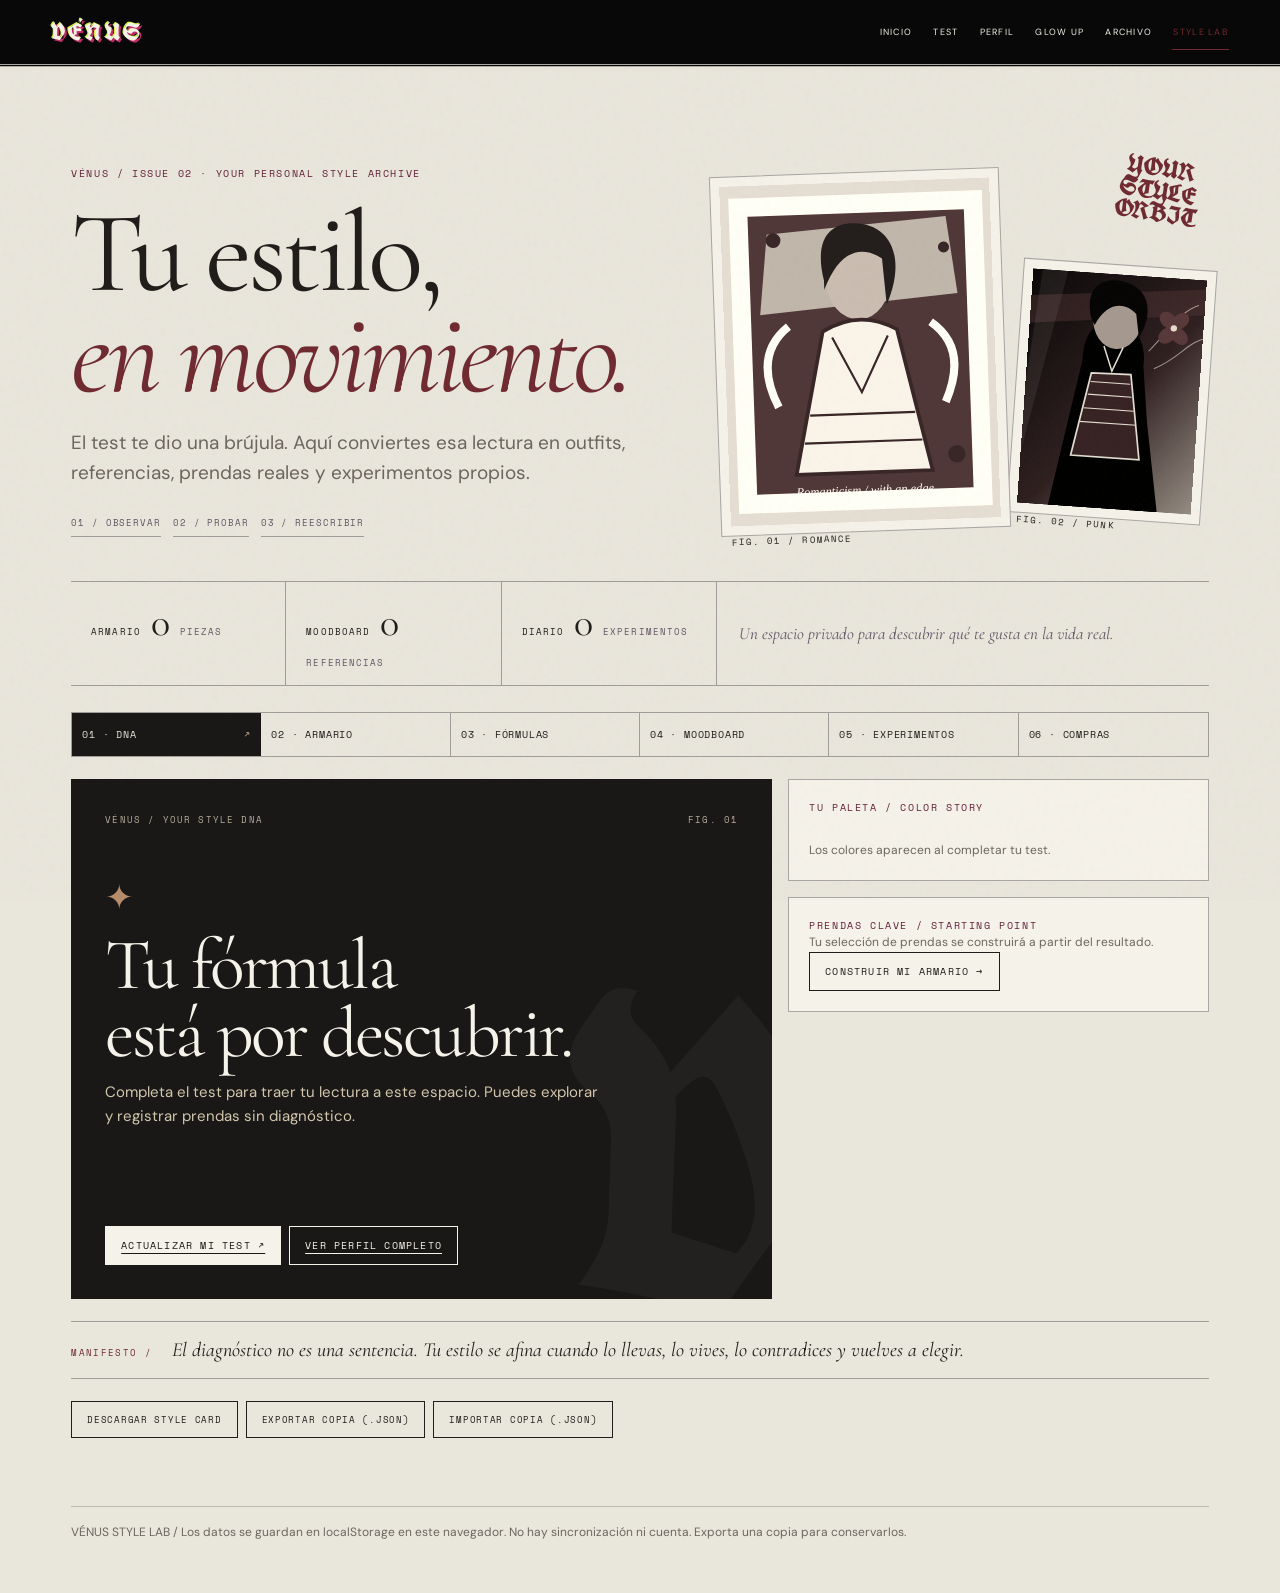
<file: atelier.html>
<!DOCTYPE html>
<html lang="es">
<head>
<meta charset="UTF-8"><meta name="viewport" content="width=device-width, initial-scale=1">
<title>VÉNUS — Style Lab</title><meta name="robots" content="noindex,nofollow,noarchive">
<link rel="stylesheet" href="styles.css">
<style>
:root{--lab-bg:#e7e1d7;--lab-ink:#211d1a;--lab-muted:#6d665e;--lab-wine:#641f38;--lab-line:rgba(33,29,26,.22);}
body{background:var(--lab-bg);color:var(--lab-ink)}
.lab-shell{max-width:1240px;margin:auto;padding:clamp(18px,4vw,52px)}
.lab-kicker,.lab-label{font:10px var(--v-caption);letter-spacing:.16em;text-transform:uppercase;color:var(--lab-wine)}
.lab-title{font:clamp(48px,9vw,112px)/.88 var(--v-display);letter-spacing:-.04em;margin:18px 0 24px}
.lab-title em{font-weight:400}
.lab-lede{max-width:650px;font:clamp(15px,2vw,19px)/1.6 var(--v-body);color:var(--lab-muted)}
.lab-nav{display:flex;flex-wrap:wrap;gap:8px;margin:32px 0;border-block:1px solid var(--lab-line);padding:12px 0}
.lab-nav button{background:none;border:1px solid var(--lab-line);color:inherit;padding:10px 12px;font:10px var(--v-caption);letter-spacing:.1em;text-transform:uppercase;cursor:pointer}
.lab-nav button[aria-selected=true]{background:var(--lab-ink);color:var(--lab-bg)}
.lab-panel{display:none}.lab-panel.active{display:block}
.lab-grid{display:grid;grid-template-columns:repeat(12,minmax(0,1fr));gap:16px}
.lab-card{grid-column:span 4;border:1px solid var(--lab-line);padding:18px;min-width:0;background:rgba(247,243,236,.46)}
.lab-card.wide{grid-column:span 8}.lab-card.full{grid-column:1/-1}
.lab-card h2,.lab-card h3{font:clamp(22px,3vw,32px)/1.05 var(--v-editorial);margin:10px 0}
.lab-card p{font:14px/1.55 var(--v-body);color:var(--lab-muted)}
.lab-card small{font:10px var(--v-caption);letter-spacing:.12em;text-transform:uppercase;color:var(--lab-wine)}
.lab-form{display:grid;grid-template-columns:repeat(2,minmax(0,1fr));gap:12px;margin-top:16px}
.lab-form label{display:flex;flex-direction:column;gap:6px;font:11px var(--v-caption);letter-spacing:.06em;text-transform:uppercase}
.lab-form input,.lab-form select,.lab-form textarea{width:100%;border:1px solid var(--lab-line);background:var(--lab-bg);color:var(--lab-ink);padding:11px;font:14px var(--v-body);border-radius:0}
.lab-form textarea{min-height:90px;resize:vertical}
.lab-form .full{grid-column:1/-1}
.lab-btn{border:1px solid var(--lab-ink);background:var(--lab-ink);color:var(--lab-bg);padding:11px 15px;font:10px var(--v-caption);letter-spacing:.12em;text-transform:uppercase;cursor:pointer}
.lab-btn.secondary{background:transparent;color:var(--lab-ink)}
.lab-actions{display:flex;flex-wrap:wrap;gap:8px;margin-top:12px}
.lab-list{display:grid;grid-template-columns:repeat(3,minmax(0,1fr));gap:12px;margin-top:18px}
.lab-item{border:1px solid var(--lab-line);padding:12px;background:rgba(247,243,236,.36);min-width:0}
.lab-item img{width:100%;max-height:220px;object-fit:cover;display:block;margin-bottom:10px}
.lab-item h3{font:20px var(--v-editorial);margin:4px 0}
.lab-item p{font:13px/1.5 var(--v-body);color:var(--lab-muted);overflow-wrap:anywhere}
.lab-item .lab-meta{font:9px var(--v-caption);letter-spacing:.12em;text-transform:uppercase;color:var(--lab-wine)}
.lab-delete{background:none;border:0;text-decoration:underline;cursor:pointer;font:10px var(--v-caption);padding:6px 0}
.lab-result{border:1px solid var(--lab-ink);padding:16px;margin-top:16px;font:15px/1.6 var(--v-body);min-height:40px}
.lab-swatch{height:42px;margin-top:10px;border:1px solid rgba(0,0,0,.1)}
.lab-empty{border:1px dashed var(--lab-line);padding:20px;color:var(--lab-muted);font:13px var(--v-body)}
.lab-dna{display:flex;flex-wrap:wrap;gap:8px;margin-top:18px}
.lab-tag{border:1px solid var(--lab-ink);padding:8px 10px;font:10px var(--v-caption);letter-spacing:.09em;text-transform:uppercase}
.lab-stat{font:clamp(32px,5vw,58px)/1 var(--v-display)}
.lab-note{font:12px/1.6 var(--v-body);color:var(--lab-muted)}
@media(max-width:850px){.lab-card,.lab-card.wide{grid-column:span 6}.lab-list{grid-template-columns:repeat(2,minmax(0,1fr))}}
@media(max-width:600px){.lab-shell{padding:18px}.lab-card,.lab-card.wide,.lab-card.full{grid-column:1/-1}.lab-list{grid-template-columns:1fr}.lab-form{grid-template-columns:1fr}.lab-form .full{grid-column:auto}.lab-nav{gap:6px}.lab-nav button{flex:1 1 40%}}
@media(prefers-reduced-motion:reduce){*{scroll-behavior:auto!important;transition:none!important}}
</style>
<style>
.lab-hero{display:grid;grid-template-columns:1.08fr .92fr;align-items:center;gap:clamp(24px,5vw,70px);padding:clamp(18px,3vw,40px) 0 34px;border-bottom:1px solid var(--v-rule)}
.lab-hero-copy{min-width:0}.lab-hero .lab-title{font-size:clamp(58px,9vw,118px);margin:22px 0}.lab-hero .lab-title em{color:var(--v-accent);font-family:var(--v-editorial);font-style:italic}
.lab-hero-meta{display:flex;flex-wrap:wrap;gap:12px;margin-top:28px;font:9px var(--v-caption);letter-spacing:.1em;color:var(--v-muted)}
.lab-hero-meta span{border-bottom:1px solid var(--v-rule);padding-bottom:7px}
.lab-hero-art{position:relative;min-height:390px;display:grid;grid-template-columns:1.2fr .8fr;align-items:center;gap:10px}
.lab-hero-art figure{margin:0;border:1px solid var(--v-rule);padding:9px;background:var(--v-paper-light)}
.lab-hero-art img{display:block;width:100%;height:100%;object-fit:cover}
.lab-art-main{height:360px;transform:rotate(-2deg);z-index:1}.lab-art-side{height:255px;transform:rotate(4deg);margin-top:80px!important}
.lab-hero-art figcaption{font:9px var(--v-caption);letter-spacing:.12em;padding-top:9px}
.lab-art-stamp{position:absolute;right:2%;top:0;font:clamp(16px,2vw,25px) var(--v-display);line-height:.9;text-align:center;color:var(--v-accent);transform:rotate(9deg);z-index:2}
.lab-overview{display:grid;grid-template-columns:repeat(3,.7fr) 1.6fr;gap:0;border-bottom:1px solid var(--v-rule);margin-bottom:26px}
.lab-overview-item{padding:16px 20px;border-right:1px solid var(--v-rule);display:flex;align-items:baseline;gap:10px;flex-wrap:wrap}
.lab-overview-item span,.lab-overview-item small{font:9px var(--v-caption);letter-spacing:.12em}.lab-overview-item strong{font:clamp(26px,4vw,40px) var(--v-editorial)}.lab-overview-item small{color:var(--v-muted)}
.lab-overview-note{display:flex;align-items:center;padding:12px 22px;font:italic 17px var(--v-editorial);color:var(--v-muted)}
.lab-nav{display:grid;grid-template-columns:repeat(6,1fr);gap:0;margin:26px 0 22px;border:1px solid var(--v-rule);padding:0}
.lab-nav button{border:0;border-right:1px solid var(--v-rule);padding:14px 10px;background:transparent;text-align:left;font:10px var(--v-caption);letter-spacing:.08em;transition:background .2s,color .2s}
.lab-nav button:last-child{border-right:0}.lab-nav button[aria-selected=true]{background:var(--v-ink);color:var(--v-paper);position:relative}
.lab-nav button[aria-selected=true]::after{content:"↗";float:right;color:#c8a58c}
.lab-panel{animation:lab-in .25s ease}.lab-panel.active{display:block}
@keyframes lab-in{from{opacity:0;transform:translateY(6px)}to{opacity:1;transform:none}}
.lab-dna-layout{display:grid;grid-template-columns:1.25fr .75fr;gap:16px}
.lab-dna-cover{background:var(--v-ink);color:var(--v-paper-light);padding:clamp(18px,3vw,34px);min-height:520px;display:flex;flex-direction:column;justify-content:space-between;position:relative;overflow:hidden}
.lab-dna-cover::after{content:"V";position:absolute;right:-.12em;bottom:-.35em;font:clamp(240px,35vw,440px) var(--v-display);color:rgba(235,229,216,.045);pointer-events:none}
.lab-dna-cover-top,.lab-dna-cover-bottom{position:relative;z-index:1}.lab-dna-cover-top{display:flex;justify-content:space-between;font:9px var(--v-caption);letter-spacing:.13em;color:#b9ad9b}
.lab-dna-cover-middle{max-width:620px;position:relative;z-index:1}.lab-dna-mark{font-size:34px;color:#b78d6b}.lab-dna-cover h2{font:clamp(38px,6vw,72px)/.94 var(--v-editorial);margin:12px 0}.lab-dna-cover p{max-width:500px;color:#d2c6ad;font:15px/1.6 var(--v-body)}
.lab-dna-formula{font:italic clamp(18px,2.5vw,27px) var(--v-editorial);color:#d9b89a;margin-top:18px}
.lab-dna-cover .lab-tag{border-color:rgba(245,240,230,.35);color:var(--v-paper-light)}.lab-dna-cover .lab-btn{border-color:var(--v-paper-light);background:var(--v-paper-light);color:var(--v-ink)}.lab-dna-cover .lab-btn.secondary{background:transparent;color:var(--v-paper-light)}
.lab-dna-side{display:flex;flex-direction:column;gap:16px}
.lab-dna-palette,.lab-dna-garments{border:1px solid var(--v-rule);padding:20px;background:var(--v-paper-light)}
.lab-palette{display:grid;grid-template-columns:repeat(5,1fr);gap:5px;margin:16px 0 10px}.lab-palette i{height:80px;border:1px solid rgba(0,0,0,.12);display:block;position:relative}.lab-palette i span{position:absolute;bottom:5px;left:5px;right:5px;font:8px var(--v-caption);writing-mode:vertical-rl;transform:rotate(180deg);color:rgba(255,255,255,.9);text-shadow:0 1px 2px #333}
.lab-dna-garments h3{font:23px var(--v-editorial);margin:12px 0}.lab-garment-list ul{list-style:none;padding:0;margin:10px 0 16px}.lab-garment-list li{border-bottom:1px solid var(--v-rule);padding:8px 0;font:12px var(--v-body)}.lab-garment-list li::before{content:"✦";color:var(--v-accent);margin-right:8px}
.lab-dna-note{display:flex;gap:20px;align-items:baseline;border-top:1px solid var(--v-rule);border-bottom:1px solid var(--v-rule);margin:22px 0;padding:16px 0}.lab-dna-note span{font:9px var(--v-caption);letter-spacing:.15em;color:var(--v-accent);white-space:nowrap}.lab-dna-note p{font:italic 20px var(--v-editorial);margin:0}
.lab-tools-row{display:flex;flex-wrap:wrap;gap:8px;align-items:center;padding-bottom:20px}
.lab-tools-row .lab-note{flex-basis:100%;margin:0}
.lab-tools-row .lab-btn{font:9px var(--v-caption);text-transform:uppercase;letter-spacing:.08em}
.lab-card,.lab-item{transition:transform .18s,border-color .18s}.lab-card:hover,.lab-item:hover{transform:translateY(-2px);border-color:var(--v-accent)}
.lab-list{grid-template-columns:repeat(3,minmax(0,1fr));gap:14px}.lab-item{padding:0;overflow:hidden;background:var(--v-paper-light)}.lab-item img{height:240px;max-height:none;object-fit:cover;margin:0}.lab-item .lab-meta,.lab-item h3,.lab-item p,.lab-item .lab-delete{margin-inline:14px}.lab-item .lab-meta{display:block;margin-top:14px}.lab-item h3{margin-top:7px}.lab-item p{margin-bottom:14px}
.lab-item .lab-delete{margin-bottom:12px}
.lab-result{background:var(--v-paper-light);border:1px solid var(--v-rule)}
@media(max-width:900px){.lab-hero{grid-template-columns:1fr}.lab-hero-art{max-width:540px;width:100%;margin:auto}.lab-overview{grid-template-columns:repeat(3,1fr)}.lab-overview-note{grid-column:1/-1;border-top:1px solid var(--v-rule)}.lab-nav{grid-template-columns:repeat(3,1fr)}.lab-nav button:nth-child(3){border-right:0}.lab-nav button:nth-child(-n+3){border-bottom:1px solid var(--v-rule)}.lab-dna-layout{grid-template-columns:1fr}.lab-dna-side{display:grid;grid-template-columns:1fr 1fr}}
@media(max-width:600px){.lab-hero-art{min-height:300px}.lab-art-main{height:280px}.lab-art-side{height:210px}.lab-overview{grid-template-columns:repeat(3,1fr)}.lab-overview-item{padding:12px 8px;gap:4px;justify-content:center}.lab-overview-item span,.lab-overview-item small{width:100%;text-align:center}.lab-overview-item strong{font-size:30px}.lab-overview-note{padding:12px 8px;text-align:center;justify-content:center}.lab-nav{grid-template-columns:repeat(2,1fr)}.lab-nav button{border-bottom:1px solid var(--v-rule)!important;border-right:1px solid var(--v-rule)!important;padding:12px 9px}.lab-nav button:nth-child(2n){border-right:0!important}.lab-nav button:nth-last-child(-n+2){border-bottom:0!important}.lab-dna-cover{min-height:460px}.lab-dna-side{grid-template-columns:1fr}.lab-palette i{height:55px}.lab-dna-note{display:block}.lab-dna-note p{margin-top:10px}.lab-list{grid-template-columns:repeat(2,minmax(0,1fr))}.lab-item img{height:170px}.lab-shell{padding:16px}.lab-title{font-size:clamp(52px,15vw,88px)}}
@media(prefers-reduced-motion:reduce){.lab-panel{animation:none}.lab-card:hover,.lab-item:hover{transform:none}}
</style></head>
<body>
<a class="skip-link" href="#lab-main">Saltar al Style Lab</a>
<header class="v-global-header"><a class="logo" href="index.html" aria-label="VÉNUS, inicio">VÉNUS</a><nav data-global-nav aria-label="Navegación principal"><a data-nav-link href="index.html">INICIO</a><a data-nav-link href="app-v2.html">TEST</a><a data-nav-link href="perfil.html">PERFIL</a><a data-nav-link href="glowup.html">GLOW UP</a><a data-nav-link href="archivo.html">ARCHIVO</a><a data-nav-link aria-current="page" href="atelier.html">STYLE LAB</a></nav></header>
<main id="lab-main" class="lab-shell">
<section class="lab-hero">
  <div class="lab-hero-copy">
    <div class="lab-kicker">VÉNUS / ISSUE 02 · YOUR PERSONAL STYLE ARCHIVE</div>
    <h1 class="lab-title">Tu estilo,<br><em>en movimiento.</em></h1>
    <p class="lab-lede">El test te dio una brújula. Aquí conviertes esa lectura en outfits, referencias, prendas reales y experimentos propios.</p>
    <div class="lab-hero-meta"><span>01 / OBSERVAR</span><span>02 / PROBAR</span><span>03 / REESCRIBIR</span></div>
  </div>
  <div class="lab-hero-art" aria-label="Placas visuales originales de VÉNUS">
    <figure class="lab-art-main"><img src="assets/img/venus-editorial-romantic.svg" alt="Placa original VÉNUS, romanticismo y textura"><figcaption>FIG. 01 / ROMANCE</figcaption></figure>
    <figure class="lab-art-side"><img src="assets/img/venus-editorial-punk.svg" alt="Placa original VÉNUS, punk"><figcaption>FIG. 02 / PUNK</figcaption></figure>
    <span class="lab-art-stamp">YOUR<br>STYLE<br>ORBIT</span>
  </div>
</section>
<section class="lab-overview" aria-label="Resumen de tu laboratorio">
  <div class="lab-overview-item"><span>ARMARIO</span><strong id="wardrobe-count">0</strong><small>PIEZAS</small></div>
  <div class="lab-overview-item"><span>MOODBOARD</span><strong id="mood-count">0</strong><small>REFERENCIAS</small></div>
  <div class="lab-overview-item"><span>DIARIO</span><strong id="experiment-count">0</strong><small>EXPERIMENTOS</small></div>
  <div class="lab-overview-note">Un espacio privado para descubrir qué te gusta en la vida real.</div>
</section>
<div class="lab-nav" role="tablist" aria-label="Secciones del Style Lab">
<button id="tab-dna" role="tab" aria-selected="true" aria-controls="panel-dna" data-tab="dna">01 · DNA</button><button id="tab-wardrobe" role="tab" aria-selected="false" aria-controls="panel-wardrobe" data-tab="wardrobe">02 · Armario</button><button id="tab-outfits" role="tab" aria-selected="false" aria-controls="panel-outfits" data-tab="outfits">03 · Fórmulas</button><button id="tab-moodboard" role="tab" aria-selected="false" aria-controls="panel-moodboard" data-tab="moodboard">04 · Moodboard</button><button id="tab-experiments" role="tab" aria-selected="false" aria-controls="panel-experiments" data-tab="experiments">05 · Experimentos</button><button id="tab-shopping" role="tab" aria-selected="false" aria-controls="panel-shopping" data-tab="shopping">06 · Compras</button>
</div>
<section class="lab-panel active" id="panel-dna" role="tabpanel" aria-labelledby="tab-dna">
<div class="lab-dna-layout">
  <article class="lab-dna-cover">
    <div class="lab-dna-cover-top"><span>VÉNUS / YOUR STYLE DNA</span><span>FIG. 01</span></div>
    <div class="lab-dna-cover-middle"><div class="lab-dna-mark">✦</div><h2 id="dna-title">Tu fórmula<br>está por descubrir.</h2><p id="dna-copy">Completa el test para traer tu lectura a este espacio.</p><div class="lab-dna-formula" id="dna-formula"></div></div>
    <div class="lab-dna-cover-bottom"><div id="dna-tags" class="lab-dna"></div><div class="lab-actions"><a class="lab-btn" href="app-v2.html">Actualizar mi test ↗</a><a class="lab-btn secondary" href="perfil.html">Ver perfil completo</a></div></div>
  </article>
  <aside class="lab-dna-side">
    <section class="lab-dna-palette"><div class="lab-label">Tu paleta / Color story</div><div id="dna-palette" class="lab-palette"></div><p id="dna-palette-label" class="lab-note">Los colores aparecen al completar tu test.</p></section>
    <section class="lab-dna-garments"><div class="lab-label">Prendas clave / Starting point</div><div id="dna-wardrobe-suggestions" class="lab-garment-list"><p class="lab-note">Tu selección de prendas se construirá a partir del resultado.</p></div><button class="lab-btn secondary" data-goto="wardrobe">Construir mi armario →</button></section>
  </aside>
</div>
<section class="lab-dna-note"><span>MANIFESTO /</span><p>El diagnóstico no es una sentencia. Tu estilo se afina cuando lo llevas, lo vives, lo contradices y vuelves a elegir.</p></section>
<div class="lab-tools-row"><button class="lab-btn secondary" id="download-card">Descargar Style Card</button><button class="lab-btn secondary" id="export-data">Exportar copia (.json)</button><label class="lab-btn secondary" for="import-data">Importar copia (.json)</label><input id="import-data" type="file" accept="application/json" hidden><p class="lab-note" id="dna-feedback" aria-live="polite"></p></div>
</section>
<section class="lab-panel" id="panel-wardrobe" role="tabpanel" aria-labelledby="tab-wardrobe">
<div class="lab-grid"><article class="lab-card wide"><small>02 / Inventario</small><h2>Lo que ya tienes.</h2><p>Registra piezas que sí usas. Añade categoría, color, ocasión y una foto opcional. La información se guarda localmente.</p>
<form id="wardrobe-form" class="lab-form">
<label>Prenda / pieza<input name="name" required maxlength="90" placeholder="Ej. Falda midi de satén"></label>
<label>Categoría<select name="category"><option value="top">Top / camisa</option><option value="bottom">Pantalón / falda</option><option value="layer">Capa / abrigo</option><option value="shoes">Calzado</option><option value="accessory">Accesorio</option><option value="dress">Vestido / conjunto</option></select></label>
<label>Color<input name="color" maxlength="40" placeholder="Negro, vino, oliva…"></label>
<label>Uso<select name="occasion"><option>Diario</option><option>Universidad / trabajo</option><option>Salida</option><option>Formal</option><option>Especial</option><option>Versátil</option></select></label>
<label class="full">Notas (fit, textura, cómo combinarla)<textarea name="notes" maxlength="500" placeholder="Corte, textura, con qué funciona…"></textarea></label>
<label class="full">Foto opcional<input name="photo" type="file" accept="image/*"></label>
<div class="full"><button class="lab-btn" type="submit">Guardar prenda</button></div></form></article>
<article class="lab-card"><small>Tip editorial</small><h3>Empieza por tus favoritas.</h3><p>Registra primero 5–10 prendas que realmente usas. Después añade las que nunca sabes cómo combinar. Un armario digital útil no necesita un inventario perfecto.</p></article></div><div id="wardrobe-list" class="lab-list"></div>
</section>
<section class="lab-panel" id="panel-outfits" role="tabpanel" aria-labelledby="tab-outfits">
<div class="lab-grid"><article class="lab-card wide"><small>03 / Fórmulas</small><h2>Arma con lo que existe.</h2><p>Selecciona una ocasión y VÉNUS combina piezas guardadas por categorías. Es una sugerencia aleatoria, no una evaluación del outfit.</p><form id="outfit-form" class="lab-form"><label>Ocasión<select name="occasion"><option>Diario</option><option>Universidad / trabajo</option><option>Salida</option><option>Formal</option><option>Especial</option></select></label><label>Intención<select name="mood"><option>Fácil y cómodo</option><option>Romántico</option><option>Dramático</option><option>Minimalista</option><option>Experimental</option></select></label><div class="full"><button class="lab-btn" type="submit">Generar fórmula</button></div></form><div id="outfit-result" class="lab-result" aria-live="polite">Añade prendas al armario para generar una fórmula.</div><div class="lab-actions"><button class="lab-btn secondary" id="save-outfit" disabled>Guardar como experimento</button></div></article><article class="lab-card"><small>Cómo funciona</small><h3>Prueba, ajusta, registra.</h3><p>Las combinaciones se construyen con tus prendas. Si falta una categoría, el generador lo dice en vez de inventar ropa.</p></article></div>
</section>
<section class="lab-panel" id="panel-moodboard" role="tabpanel" aria-labelledby="tab-moodboard">
<div class="lab-grid"><article class="lab-card wide"><small>04 / Archivo</small><h2>Tu universo visual.</h2><p>Guarda imágenes propias, URLs de inspiración o una nota. Añade tags para buscar referencias por estética, color o sensación.</p><form id="mood-form" class="lab-form"><label>Nombre / título<input name="title" required maxlength="100" placeholder="Ej. Romanticismo nocturno"></label><label>Tags<input name="tags" maxlength="120" placeholder="vino, encaje, vintage"></label><label class="full">URL de imagen (opcional)<input name="url" type="url" placeholder="https://…"></label><label class="full">Imagen propia<input name="photo" type="file" accept="image/*"></label><label class="full">Nota<textarea name="note" maxlength="500" placeholder="Qué te interesa de esta referencia…"></textarea></label><div class="full"><button class="lab-btn" type="submit">Guardar referencia</button></div></form></article><article class="lab-card"><small>Curaduría</small><h3>Busca la idea, no solo la foto.</h3><p>Usa tags como “proporción”, “color”, “textura”, “accesorios” o “sensación”. Tu moodboard se convierte en una biblioteca de decisiones.</p></article></div><label class="lab-form" style="max-width:420px;margin:18px 0"><span>Buscar en tu archivo</span><input id="mood-search" type="search" placeholder="Título, tag o nota"></label><div id="mood-list" class="lab-list"></div>
</section>
<section class="lab-panel" id="panel-experiments" role="tabpanel" aria-labelledby="tab-experiments">
<div class="lab-grid"><article class="lab-card wide"><small>05 / Diario</small><h2>Experimentar sin examen.</h2><p>Registra un outfit o una prueba. La evaluación es tuya: comodidad, identidad y ganas de volver a usarlo.</p><form id="experiment-form" class="lab-form"><label>Experimento<input name="title" required maxlength="100" placeholder="Ej. Mezclé sastrería y encaje"></label><label>Fecha<input name="date" type="date"></label><label>¿Cómo me sentí?<select name="feeling"><option>Me sentí yo</option><option>Me gustó, pero no era del todo yo</option><option>Me sorprendió positivamente</option><option>No me sentí cómoda/o</option><option>Quiero ajustar algo</option></select></label><label>¿Lo repetiría?<select name="repeat"><option>Sí</option><option>Tal vez, con ajustes</option><option>No</option></select></label><label class="full">Qué funcionó / qué cambiaría<textarea name="notes" maxlength="600" placeholder="Describe qué aprendiste…"></textarea></label><div class="full"><button class="lab-btn" type="submit">Guardar en mi diario</button></div></form></article><article class="lab-card"><small>El progreso</small><h3>Tu estilo se descubre haciendo.</h3><p>No se trata de una transformación obligatoria. Guarda hallazgos, contradicciones y looks que te hicieron sentir presente.</p></article></div><div id="experiment-list" class="lab-list"></div>
</section>
<section class="lab-panel" id="panel-shopping" role="tabpanel" aria-labelledby="tab-shopping">
<div class="lab-grid"><article class="lab-card wide"><small>06 / Compra consciente</small><h2>¿Realmente falta?</h2><p>Antes de comprar, compara la idea con lo que ya tienes. Esta comprobación es orientativa y funciona con las categorías y colores que registraste.</p><form id="shopping-form" class="lab-form"><label>Qué quieres comprar<input name="item" required maxlength="100" placeholder="Ej. Blazer negro"></label><label>Categoría<select name="category"><option value="top">Top / camisa</option><option value="bottom">Pantalón / falda</option><option value="layer">Capa / abrigo</option><option value="shoes">Calzado</option><option value="accessory">Accesorio</option><option value="dress">Vestido / conjunto</option></select></label><label>Color deseado<input name="color" maxlength="40" placeholder="Negro"></label><label>Precio estimado (opcional)<input name="price" type="number" min="0" step="1" placeholder="MXN"></label><div class="full"><button class="lab-btn" type="submit">Evaluar compra</button></div></form><div class="lab-result" id="shopping-result" aria-live="polite">Completa los datos para revisar duplicados, combinabilidad y presupuesto.</div></article><article class="lab-card"><small>Regla VÉNUS</small><h3>Compra para tu vida, no para una versión imaginaria de ella.</h3><p>Una pieza debe cubrir una necesidad real, combinar con prendas que ya usas y caber en tu presupuesto. Si solo funciona en una foto, quizá no es una compra.</p></article></div>
</section>
<footer class="lab-note" style="margin-top:40px;border-top:1px solid var(--lab-line);padding-top:16px">VÉNUS STYLE LAB / Los datos se guardan en localStorage en este navegador. No hay sincronización ni cuenta. Exporta una copia para conservarlos.</footer>
</main>
<script>
(()=> {
const KEYS={wardrobe:'venusWardrobeV1',mood:'venusMoodboardV1',experiments:'venusExperimentsV1',profile:'venusGlowUpProfile',saved:'venusSavedLook'};
const $=id=>document.getElementById(id);
const safe=(v)=>String(v??'').replace(/[&<>"']/g,c=>({'&':'&amp;','<':'&lt;','>':'&gt;','"':'&quot;',"'":'&#39;'}[c]));
const safeColor=(v)=>/^#[0-9a-f]{3,8}$/i.test(String(v??''))?String(v):'';
const safePhoto=(v)=>typeof v==='string'&&v.length<=3000000&&/^data:image\/(?:jpeg|png|webp);base64,[A-Za-z0-9+/]+=*$/.test(v)?v:'';
const uid=()=>globalThis.crypto?.randomUUID?globalThis.crypto.randomUUID():('v-'+Date.now()+'-'+Math.random().toString(36).slice(2));
const safeImageURL=(v)=>{try{const u=new URL(v,location.href);return ['https:','http:'].includes(u.protocol)?u.href:''}catch{return ''}};
const read=(k)=>{try{return JSON.parse(localStorage.getItem(k)||'[]')}catch{return []}};
const write=(k,v)=>{try{localStorage.setItem(k,JSON.stringify(v));return true}catch(e){return false}};
let wardrobe=read(KEYS.wardrobe),mood=read(KEYS.mood),experiments=read(KEYS.experiments),profile=null,lastOutfit=null;
try{profile=JSON.parse(localStorage.getItem(KEYS.saved)||localStorage.getItem(KEYS.profile)||'null')}catch{}
function dateToday(){return new Date().toISOString().slice(0,10)}
function refreshCounts(){$('wardrobe-count').textContent=wardrobe.length;$('mood-count').textContent=mood.length;$('experiment-count').textContent=experiments.length}
function profileDna(){
 let tags=[];
 if(profile){
  ['kibbe','season','vibe'].forEach(k=>profile[k]&&tags.push(profile[k]));
  $('dna-title').innerHTML=safe(profile.kibbe||'Tu silueta')+'<br><em>'+safe(profile.vibe||'Tu expresión')+'</em>';
  $('dna-formula').textContent=profile.formula||[profile.kibbe,profile.season,profile.vibe].filter(Boolean).join(' · ');
  $('dna-copy').textContent='Tu test es el punto de partida. Guarda prendas y experimentos para llevar esta fórmula a tu vida cotidiana.';
  const palette=profile.palette||[];
  $('dna-palette').innerHTML=palette.slice(0,5).map((c,i)=>'<i style="background:'+safeColor(c)+'"><span>'+safe((profile.paletteNames||[])[i]||c)+'</span></i>').join('');
  $('dna-palette-label').textContent=(profile.season||'Tu color story')+' · '+palette.length+' tonos de referencia';
  const garments=profile.garments||{};
  const picks=Object.entries(garments).flatMap(([cat,arr])=>(arr||[]).slice(0,2).map(item=>({cat,item}))).slice(0,6);
  $('dna-wardrobe-suggestions').innerHTML=picks.length?'<ul>'+picks.map(x=>'<li>'+safe(x.item)+'</li>').join('')+'</ul>':'<p class="lab-note">No hay sugerencias de prendas guardadas en este perfil.</p>';
  const context=[profile.wardrobeContext,profile.wardrobeClimate,profile.wardrobeGoal].filter(Boolean);
  context.forEach(v=>tags.push(v));
  $('dna-copy').textContent='Tu resultado VÉNUS conecta silueta, color y estética. Úsalo como brújula y contrástalo con tus looks reales.';
 }else{
  $('dna-title').innerHTML='Tu fórmula<br>está por descubrir.';
  $('dna-formula').textContent='';
  $('dna-copy').textContent='Completa el test para traer tu lectura a este espacio. Puedes explorar y registrar prendas sin diagnóstico.';
  $('dna-palette').innerHTML='';
  $('dna-palette-label').textContent='Los colores aparecen al completar tu test.';
  $('dna-wardrobe-suggestions').innerHTML='<p class="lab-note">Tu selección de prendas se construirá a partir del resultado.</p>';
 }
 $('dna-tags').innerHTML=tags.map(t=>'<span class="lab-tag">'+safe(t)+'</span>').join('');
}
function renderWardrobe(){ $('wardrobe-list').innerHTML=wardrobe.length?wardrobe.map(x=>'<article class="lab-item">'+(safePhoto(x.photo)?'<img alt="" src="'+safePhoto(x.photo)+'">':'')+'<div class="lab-meta">'+safe(x.category)+' / '+safe(x.occasion||'')+'</div><h3>'+safe(x.name)+'</h3><p>'+safe([x.color,x.notes].filter(Boolean).join(' · '))+'</p><button class="lab-delete" data-delete="wardrobe" data-id="'+safe(x.id)+'">Eliminar</button></article>').join(''):'<div class="lab-empty">Aún no hay prendas guardadas. Añade algunas para probar fórmulas.</div>'}
function renderMood(){const q=($('mood-search')?.value||'').trim().toLowerCase();const filtered=mood.filter(x=>[x.title,x.tags,x.note].join(' ').toLowerCase().includes(q));$('mood-list').innerHTML=filtered.length?filtered.map(x=>'<article class="lab-item">'+(safePhoto(x.photo)?'<img alt="'+safe(x.title)+'" src="'+safePhoto(x.photo)+'">':x.url&&safeImageURL(x.url)?'<img alt="'+safe(x.title)+'" src="'+safeImageURL(x.url)+'" loading="lazy">':'')+'<div class="lab-meta">'+safe(x.tags||'REFERENCIA')+'</div><h3>'+safe(x.title)+'</h3><p>'+safe(x.note||'')+'</p><button class="lab-delete" data-delete="mood" data-id="'+safe(x.id)+'">Eliminar</button></article>').join(''):'<div class="lab-empty">'+(q?'No hay referencias que coincidan.':'Tu moodboard está vacío. Guarda una imagen, URL o una idea visual.')+'</div>'}
function renderExperiments(){ $('experiment-list').innerHTML=experiments.length?experiments.slice().reverse().map(x=>'<article class="lab-item"><div class="lab-meta">'+safe(x.date||'')+' / '+safe(x.feeling)+'</div><h3>'+safe(x.title)+'</h3><p><b>¿Lo repetiría?</b> '+safe(x.repeat)+'</p><p>'+safe(x.notes||'')+'</p><button class="lab-delete" data-delete="experiments" data-id="'+safe(x.id)+'">Eliminar</button></article>').join(''):'<div class="lab-empty">Aún no registras experimentos.</div>'}
function renderAll(){profileDna();renderWardrobe();renderMood();renderExperiments();refreshCounts()}
function tab(name){document.querySelectorAll('.lab-panel').forEach(p=>p.classList.toggle('active',p.id==='panel-'+name));document.querySelectorAll('.lab-nav button').forEach(b=>b.setAttribute('aria-selected',String(b.dataset.tab===name)));document.querySelector('.lab-nav').scrollIntoView({behavior:'smooth',block:'start'})}
document.querySelectorAll('[data-tab]').forEach(b=>b.addEventListener('click',()=>tab(b.dataset.tab)));
document.querySelectorAll('[data-goto]').forEach(b=>b.addEventListener('click',()=>tab(b.dataset.goto)));
$('mood-search')?.addEventListener('input',renderMood);document.querySelector('.lab-nav').addEventListener('keydown',e=>{if(!['ArrowRight','ArrowLeft'].includes(e.key))return;const bs=[...document.querySelectorAll('[data-tab]')],i=bs.indexOf(document.activeElement),n=(i+(e.key==='ArrowRight'?1:-1)+bs.length)%bs.length;bs[n].focus();bs[n].click()});
function compressImage(file){return new Promise((resolve,reject)=>{if(!file||!file.size)return resolve('');if(!file.type.startsWith('image/'))return reject(new Error('El archivo no es una imagen'));const img=new Image(),url=URL.createObjectURL(file);img.onload=()=>{const scale=Math.min(1,900/Math.max(img.width,img.height)),canvas=document.createElement('canvas');canvas.width=Math.round(img.width*scale);canvas.height=Math.round(img.height*scale);canvas.getContext('2d').drawImage(img,0,0,canvas.width,canvas.height);URL.revokeObjectURL(url);resolve(canvas.toDataURL('image/jpeg',.78))};img.onerror=()=>{URL.revokeObjectURL(url);reject(new Error('No se pudo leer la imagen'))};img.src=url})}
$('wardrobe-form').addEventListener('submit',async e=>{e.preventDefault();const f=e.currentTarget,fd=new FormData(f);try{const photo=await compressImage(fd.get('photo'));wardrobe.unshift({id:uid(),name:fd.get('name').trim(),category:fd.get('category'),color:fd.get('color').trim(),occasion:fd.get('occasion'),notes:fd.get('notes').trim(),photo,createdAt:Date.now()});if(!write(KEYS.wardrobe,wardrobe)){wardrobe.shift();alert('El almacenamiento está lleno. Exporta o elimina fotos para liberar espacio.');return}f.reset();renderAll()}catch(err){alert(err.message)}});
$('mood-form').addEventListener('submit',async e=>{e.preventDefault();const f=e.currentTarget,fd=new FormData(f);try{const photo=await compressImage(fd.get('photo'));mood.unshift({id:uid(),title:fd.get('title').trim(),tags:fd.get('tags').trim(),url:fd.get('url').trim(),note:fd.get('note').trim(),photo,createdAt:Date.now()});if(!write(KEYS.mood,mood)){mood.shift();alert('No se pudo guardar: almacenamiento lleno.');return}f.reset();renderAll()}catch(err){alert(err.message)}});
$('experiment-form').addEventListener('submit',e=>{e.preventDefault();const fd=new FormData(e.currentTarget);experiments.push({id:uid(),title:fd.get('title').trim(),date:fd.get('date')||dateToday(),feeling:fd.get('feeling'),repeat:fd.get('repeat'),notes:fd.get('notes').trim()});if(!write(KEYS.experiments,experiments)){experiments.pop();alert('No se pudo guardar el registro.');return}e.currentTarget.reset();renderAll()});
$('outfit-form').addEventListener('submit',e=>{e.preventDefault();const fd=new FormData(e.currentTarget),picks=[];const cats=['top','bottom','layer','shoes','accessory'];const labels={top:'Top',bottom:'Parte inferior',layer:'Capa',shoes:'Calzado',accessory:'Accesorio'};cats.forEach(cat=>{const arr=wardrobe.filter(x=>x.category===cat);if(arr.length)picks.push({category:cat,item:arr[Math.floor(Math.random()*arr.length)]})});const dresses=wardrobe.filter(x=>x.category==='dress');if(!picks.length&&dresses.length)picks.push({category:'dress',item:dresses[Math.floor(Math.random()*dresses.length)]});lastOutfit={occasion:fd.get('occasion'),mood:fd.get('mood'),picks};$('outfit-result').innerHTML=picks.length?'<b>Fórmula · '+safe(fd.get('occasion'))+' / '+safe(fd.get('mood'))+'</b><ul>'+picks.map(p=>'<li><b>'+safe(labels[p.category]||'Conjunto')+':</b> '+safe(p.item.name)+(p.item.color?' · '+safe(p.item.color):'')+'</li>').join('')+'</ul><p>Hazla tuya: cambia una pieza, ajusta proporciones y registra qué funcionó.</p>':'No hay suficientes prendas registradas. Añade al menos una pieza al armario.';$('save-outfit').disabled=!picks.length});
$('save-outfit').addEventListener('click',()=>{if(!lastOutfit)return;experiments.push({id:uid(),title:'Fórmula: '+lastOutfit.picks.map(p=>p.item.name).join(' + '),date:dateToday(),feeling:'Quiero probar esta fórmula',repeat:'Tal vez, con ajustes',notes:'Ocasión: '+lastOutfit.occasion+' · Intención: '+lastOutfit.mood});write(KEYS.experiments,experiments);tab('experiments');renderAll()});
$('shopping-form').addEventListener('submit',e=>{e.preventDefault();const fd=new FormData(e.currentTarget),name=fd.get('item').trim(),cat=fd.get('category'),color=fd.get('color').trim().toLowerCase(),price=Number(fd.get('price')),same=wardrobe.filter(x=>x.category===cat),colorMatches=wardrobe.filter(x=>color&&String(x.color||'').toLowerCase().includes(color)),budget=profile?.wardrobeGoal||'';let title='Pausa antes de comprar',body='';if(same.length){body='Ya tienes '+same.length+' pieza(s) en esta categoría: '+same.map(x=>x.name).slice(0,4).join(', ')+'.';}else body='No registras piezas en esta categoría. Puede ser un hueco real, pero verifica que la usarías con frecuencia.';if(colorMatches.length)body+=' Ya guardaste prendas de ese color: '+colorMatches.map(x=>x.name).join(', ')+'.';if(price>0)body+=' Precio estimado: $'+price.toLocaleString('es-MX')+' MXN.';const tops=wardrobe.filter(x=>x.category==='top').length,bottoms=wardrobe.filter(x=>x.category==='bottom').length,layers=wardrobe.filter(x=>x.category==='layer').length,shoes=wardrobe.filter(x=>x.category==='shoes').length;const outfitEstimate=Math.max(0,tops)*Math.max(0,bottoms)*Math.max(1,layers)*Math.max(1,shoes);body+=' Tu inventario tiene una base aproximada de '+outfitEstimate+' combinaciones top/parte inferior/capa/calzado (estimación simple, no evaluación visual).';body+=' Antes de decidir, escribe al menos tres combinaciones que harías con ella y revisa costo por uso.';$('shopping-result').innerHTML='<b>'+safe(title)+'</b><p>'+safe(body)+'</p><p class="lab-note">Esta evaluación no conoce tu presupuesto real ni tus hábitos de compra; registra esos datos para hacer la decisión más útil.</p>'});
document.addEventListener('click',e=>{const b=e.target.closest('[data-delete]');if(!b)return;const type=b.dataset.delete,id=b.dataset.id;if(type==='wardrobe')wardrobe=wardrobe.filter(x=>x.id!==id);if(type==='mood')mood=mood.filter(x=>x.id!==id);if(type==='experiments')experiments=experiments.filter(x=>x.id!==id);const key=KEYS[type];write(key,type==='wardrobe'?wardrobe:type==='mood'?mood:experiments);renderAll()});
$('download-card').addEventListener('click',()=>{const canvas=document.createElement('canvas');canvas.width=1200;canvas.height=1500;const ctx=canvas.getContext('2d');ctx.fillStyle='#e7e1d7';ctx.fillRect(0,0,1200,1500);ctx.fillStyle='#211d1a';ctx.fillRect(55,55,1090,1390);ctx.strokeStyle='#b9afa2';ctx.lineWidth=2;ctx.strokeRect(85,85,1030,1330);ctx.fillStyle='#e7e1d7';ctx.textAlign='left';ctx.font='24px monospace';ctx.fillText('VÉNUS / PERSONAL STYLE JOURNAL',130,155);ctx.font='bold 94px Georgia';ctx.fillText('STYLE DNA',130,300);ctx.font='38px Georgia';let formula=profile?.formula||'Tu fórmula empieza aquí';ctx.fillText(formula.slice(0,34),130,400);ctx.font='26px monospace';const vals=[profile?.kibbe&&'SILUETA / '+profile.kibbe,profile?.season&&'COLOR / '+profile.season,profile?.vibe&&'ESTÉTICA / '+profile.vibe].filter(Boolean);vals.forEach((v,i)=>ctx.fillText(v,130,510+i*70));ctx.fillStyle='#641f38';ctx.fillRect(130,760,940,8);ctx.fillStyle='#e7e1d7';ctx.font='30px Georgia';ctx.fillText('Construido a partir de tu test y tus experimentos.',130,840);ctx.font='24px monospace';ctx.fillText('ARMARIO / '+wardrobe.length+' PIEZAS',130,1000);ctx.fillText('MOODBOARD / '+mood.length+' REFERENCIAS',130,1070);ctx.fillText('DIARIO / '+experiments.length+' EXPERIMENTOS',130,1140);ctx.font='20px monospace';ctx.fillText('No es una regla. Es una herramienta para explorar.',130,1300);ctx.fillText('VÉNUS · ISSUE 02',130,1370);const a=document.createElement('a');a.download='venus-style-dna.png';a.href=canvas.toDataURL('image/png');a.click()});
$('export-data').addEventListener('click',()=>{const data={version:1,exportedAt:new Date().toISOString(),profile,wardrobe,mood,experiments};const blob=new Blob([JSON.stringify(data,null,2)],{type:'application/json'});const a=document.createElement('a');a.href=URL.createObjectURL(blob);a.download='venus-style-lab-backup.json';a.click();URL.revokeObjectURL(a.href)});
$('import-data').addEventListener('change',e=>{const file=e.target.files?.[0];if(!file)return;const reader=new FileReader();reader.onload=()=>{try{const data=JSON.parse(reader.result);if(!data||!Array.isArray(data.wardrobe)||!Array.isArray(data.mood)||!Array.isArray(data.experiments))throw new Error('Formato inválido');wardrobe=data.wardrobe;mood=data.mood;experiments=data.experiments;profile=data.profile||profile;if(profile)write(KEYS.saved,profile);write(KEYS.wardrobe,wardrobe);write(KEYS.mood,mood);write(KEYS.experiments,experiments);renderAll();$('dna-feedback').textContent='Copia importada.'}catch{alert('El archivo no es una copia válida de VÉNUS Style Lab.')}};reader.readAsText(file);e.target.value=''});
renderAll();
})();
</script>
</body></html>
</file>
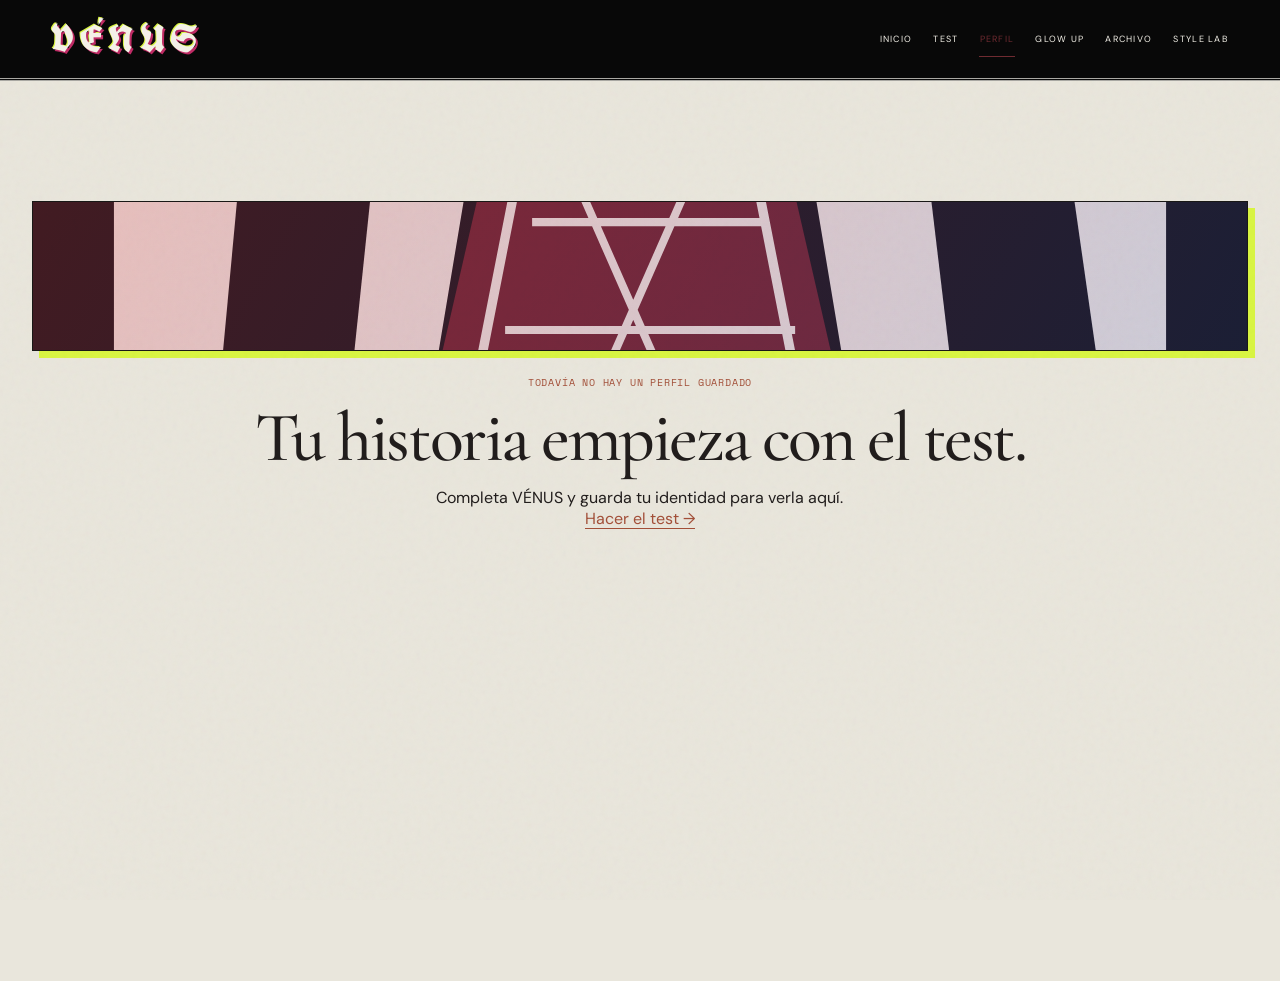
<file: perfil.html>
<!doctype html><html lang="es"><head><meta charset="utf-8"><meta name="viewport" content="width=device-width,initial-scale=1,viewport-fit=cover"><meta name="theme-color" content="#211d1c"><meta property="og:title" content="Mi identidad VÉNUS"><meta property="og:description" content="Mi fórmula personal de silueta, color y energía."><title>Mi perfil — VÉNUS</title><meta name="robots" content="noindex,nofollow,noarchive"><link rel="stylesheet" href="styles.css">
</head><body><header class="top v-global-header"><a class="logo" href="index.html">VÉNUS</a><nav data-global-nav aria-label="Navegación principal"><a data-nav-link href="index.html">INICIO</a><a data-nav-link href="app-v2.html">TEST</a><a data-nav-link href="perfil.html">PERFIL</a><a data-nav-link href="glowup.html">GLOW UP</a><a data-nav-link href="archivo.html">ARCHIVO</a><a data-nav-link href="atelier.html">STYLE LAB</a></nav></header><main class="layout" id="profile"><section><div class="eyebrow">Tu archivo personal</div><h1>Mi identidad<br>VÉNUS.</h1><p class="sub">Tu fórmula de silueta, color y energía, guardada en este dispositivo.</p><div class="card" id="details"></div><div class="actions"><button class="btn" id="download">Descargar Story Card</button><button class="btn alt" id="share">Compartir</button></div><p class="note" id="feedback" aria-live="polite">Tu perfil se guarda localmente en este navegador.</p></section><aside class="story"><div class="story-kicker">VÉNUS · PERSONAL STYLE ARCHIVE</div><div><div class="story-title" id="story-name">Tu identidad</div><div class="story-formula" id="story-formula"></div><div class="story-swatches" id="story-swatches"></div></div><div class="story-footer"><span>YOUR STYLE, YOUR ORBIT</span><span>@VENUS.APP</span></div></aside></main><script>
const p=(()=>{try{return JSON.parse(localStorage.getItem('venusSavedLook')||localStorage.getItem('venusGlowUpProfile')||'null')}catch(e){return null}})(),$=id=>document.getElementById(id);
function esc(v){return String(v||'').replace(/[&<>"']/g,c=>({'&':'&amp;','<':'&lt;','>':'&gt;','"':'&quot;',"'":'&#39;'}[c]))}
const safePalette=value=>Array.isArray(value)?value.filter(c=>/^#[0-9a-f]{3,8}$/i.test(String(c))).slice(0,6):[];
const palette=safePalette(p?.palette);
const garments=p?.garments&&typeof p.garments==='object'&&!Array.isArray(p.garments)?p.garments:{};
if(!p){$('profile').innerHTML='<section class="empty"><div class="eyebrow">Todavía no hay un perfil guardado</div><h1>Tu historia empieza con el test.</h1><p>Completa VÉNUS y guarda tu identidad para verla aquí.</p><a href="app-v2.html">Hacer el test →</a></section>'}
else{const name=p.displayName||'Tu identidad VÉNUS';$('story-name').textContent=name;$('story-formula').textContent=p.formula||[p.kibbe,p.season,p.vibe].filter(Boolean).join(' · ');$('story-swatches').innerHTML=palette.map(c=>'<i style="background:'+c+'"></i>').join('');$('details').innerHTML='<div class="name">'+esc(name)+'</div><p>'+esc(p.formula)+'</p><div class="swatches">'+palette.map(c=>'<i style="background:'+c+'"></i>').join('')+'</div><div class="section"><h2>Tu arquetipo</h2><p>'+esc(p.kibbe)+' · '+esc(p.vibe)+'</p></div><div class="section"><h2>Tu paleta</h2><p>'+esc(p.season)+'</p></div><div class="section"><h2>Dirección de estilo</h2><p>'+esc(p.tagline||p.vibeDescription)+'</p></div><div class="section"><h2>Prendas para explorar</h2><ul>'+Object.values(garments).flatMap(v=>Array.isArray(v)?v.slice(0,2):[]).map(x=>'<li>'+esc(x)+'</li>').join('')+'</ul></div>'}
function storyCanvas(){
 const c=document.createElement('canvas');c.width=1080;c.height=1920;const x=c.getContext('2d');
 x.fillStyle='#171615';x.fillRect(0,0,1080,1920);
 x.strokeStyle='rgba(243,240,231,.42)';x.lineWidth=2;x.strokeRect(42,42,996,1836);
 x.strokeStyle='#6f252d';x.lineWidth=8;x.strokeRect(64,64,952,1792);
 x.fillStyle='#6f252d';x.fillRect(90,120,900,4);
 x.fillStyle='#f3f0e7';x.font='700 30px Georgia';x.letterSpacing='5px';x.fillText('VÉNUS  /  PERSONAL STYLE JOURNAL',90,190);
 x.fillStyle='#b9ad9b';x.font='22px monospace';x.fillText('FIG. 01  ·  YOUR PERSONAL ARCHIVE',90,248);
 x.fillStyle='#f3f0e7';x.font='600 104px Georgia';const name=(p?.displayName||'Tu identidad').slice(0,18);x.fillText(name,90,570);
 x.fillStyle='#d7cbbb';x.font='italic 42px Georgia';const formula=(p?.formula||'Silueta · color · expresión').slice(0,52);x.fillText(formula,90,690);
 x.fillStyle='#b9ad9b';x.font='24px monospace';x.fillText('YOUR STYLE IS A LANGUAGE, NOT A RULE.',90,820);
 (palette.length?palette:['#6f252d','#747653','#c9a66b','#e4d9c7']).forEach((color,i)=>{x.fillStyle=color;x.fillRect(90+i*150,960,132,132);x.strokeStyle='rgba(243,240,231,.55)';x.lineWidth=1;x.strokeRect(90+i*150,960,132,132)});
 x.fillStyle='#f3f0e7';x.font='34px Georgia';x.fillText((p?.kibbe||'Forma')+'  /  '+(p?.season||'Color'),90,1240);
 x.fillStyle='#b9ad9b';x.font='25px monospace';x.fillText((p?.vibe||'Expresión personal').slice(0,42),90,1310);
 x.strokeStyle='#6f252d';x.lineWidth=4;x.beginPath();x.moveTo(90,1570);x.lineTo(990,1570);x.stroke();
 x.fillStyle='#f3f0e7';x.font='700 28px Georgia';x.fillText('YOUR STYLE, YOUR ORBIT',90,1690);
 x.fillStyle='#b9ad9b';x.font='20px monospace';x.fillText('VÉNUS  ·  INDEPENDENT STYLE JOURNAL  ·  2026',90,1750);
 return c
}
$('download')?.addEventListener('click',()=>{if(!p)return;const a=document.createElement('a');a.download='venus-story-card.png';a.href=storyCanvas().toDataURL('image/png');a.click();$('feedback').textContent='Story Card exportada en 1080 × 1920.'});
$('share')?.addEventListener('click',()=>{if(!p)return;storyCanvas().toBlob(async b=>{const f=new File([b],'venus-story-card.png',{type:'image/png'});try{if(navigator.canShare?.({files:[f]}))await navigator.share({files:[f],title:'Mi identidad VÉNUS'});else if(navigator.share)await navigator.share({title:'Mi identidad VÉNUS',text:p.formula});else $('feedback').textContent='Tu navegador no permite compartir directamente. Usa Descargar Story Card.'}catch(e){if(e.name!=='AbortError')$('feedback').textContent='No se pudo abrir el menú para compartir.'}})});
</script><script>document.querySelectorAll("[data-nav-link]").forEach(a=>{const p=new URL(a.href,location.href).pathname.split("/").pop()||"index.html";if(p===(location.pathname.split("/").pop()||"index.html"))a.setAttribute("aria-current","page")});</script><script src="assets/js/navigation.js" defer></script>
</body></html>
</file>
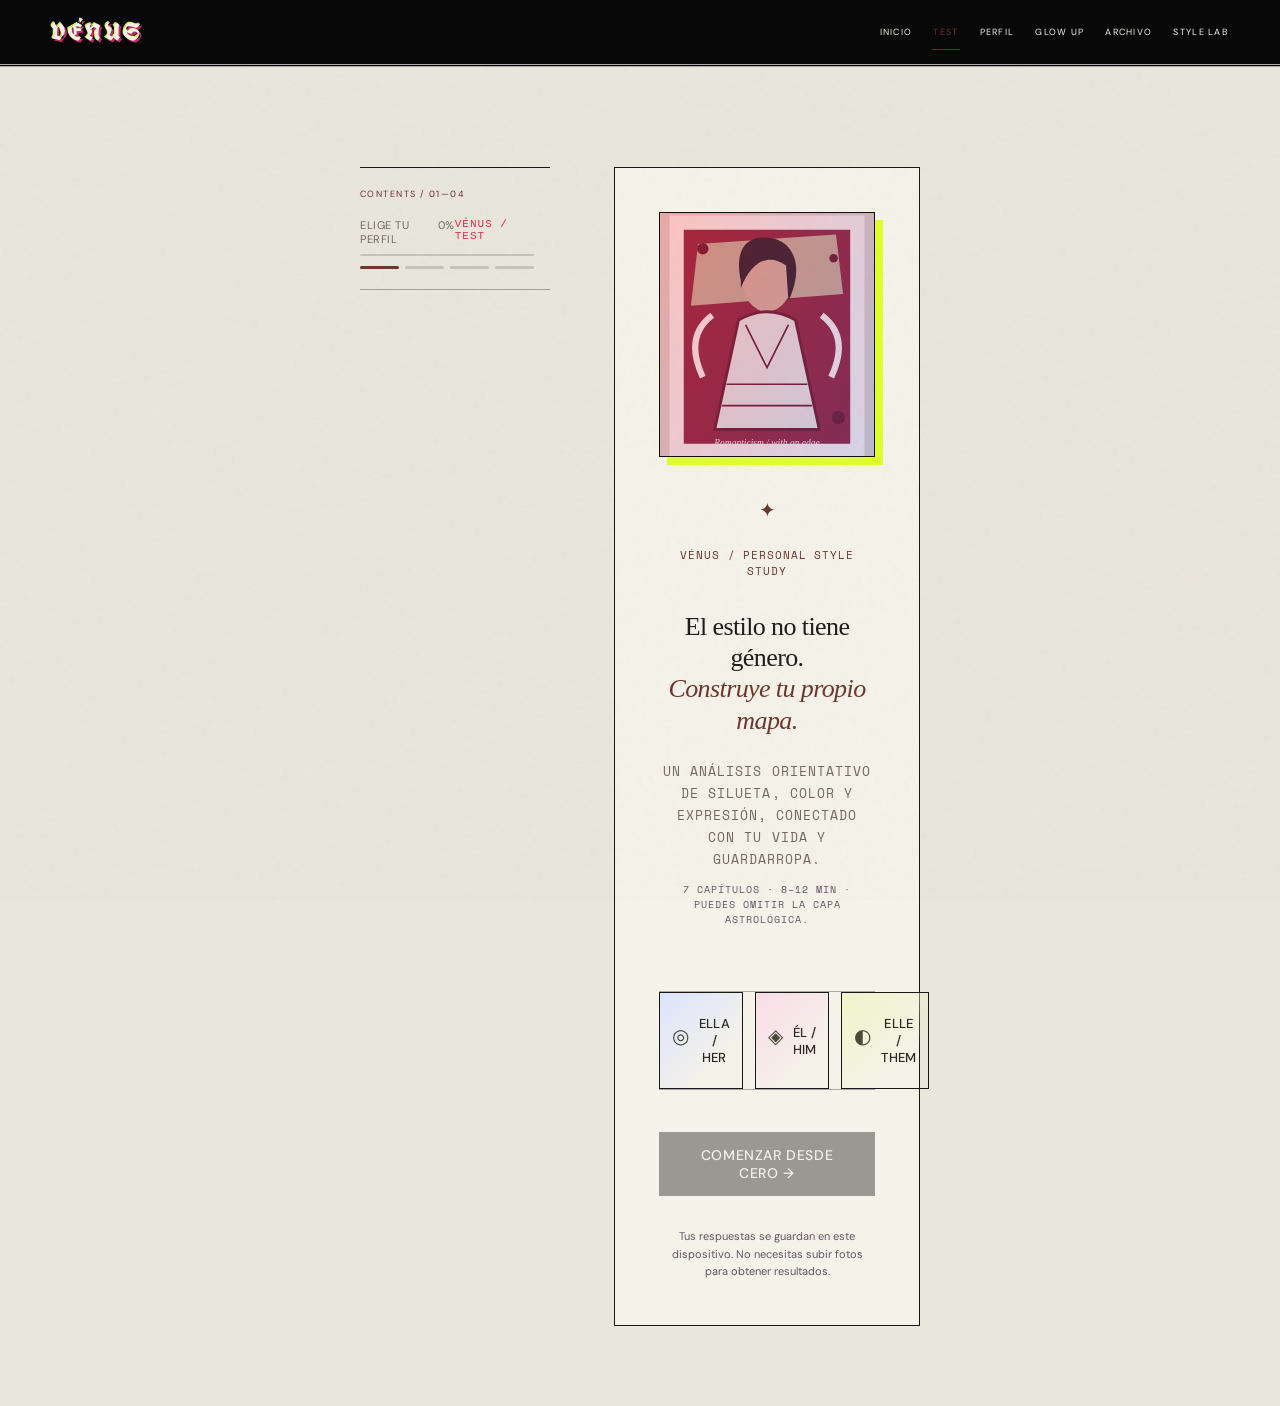
<file: test.html>
<!doctype html>
<html lang="es">
<head>
  <meta charset="utf-8">
  <meta name="viewport" content="width=device-width, initial-scale=1">
  <meta http-equiv="refresh" content="0; url=app.html">
  <title>VÉNUS · Abrir test</title>
  <style>
    body{margin:0;min-height:100vh;display:grid;place-items:center;background:#241a22;color:#fffaf6;font-family:Arial,sans-serif;text-align:center;padding:24px}
    a{color:#e7b4c8}
  </style>
  <link rel="stylesheet" href="styles.css">
</head>
<body>
  <main>
    <h1>Abriendo tu experiencia VÉNUS…</h1>
    <p>Si la página no cambia automáticamente, <a href="app.html">entra al test aquí</a>.</p>
    <script>
      window.location.replace('app.html');
    </script>
  </main>
</body>
</html>
</file>
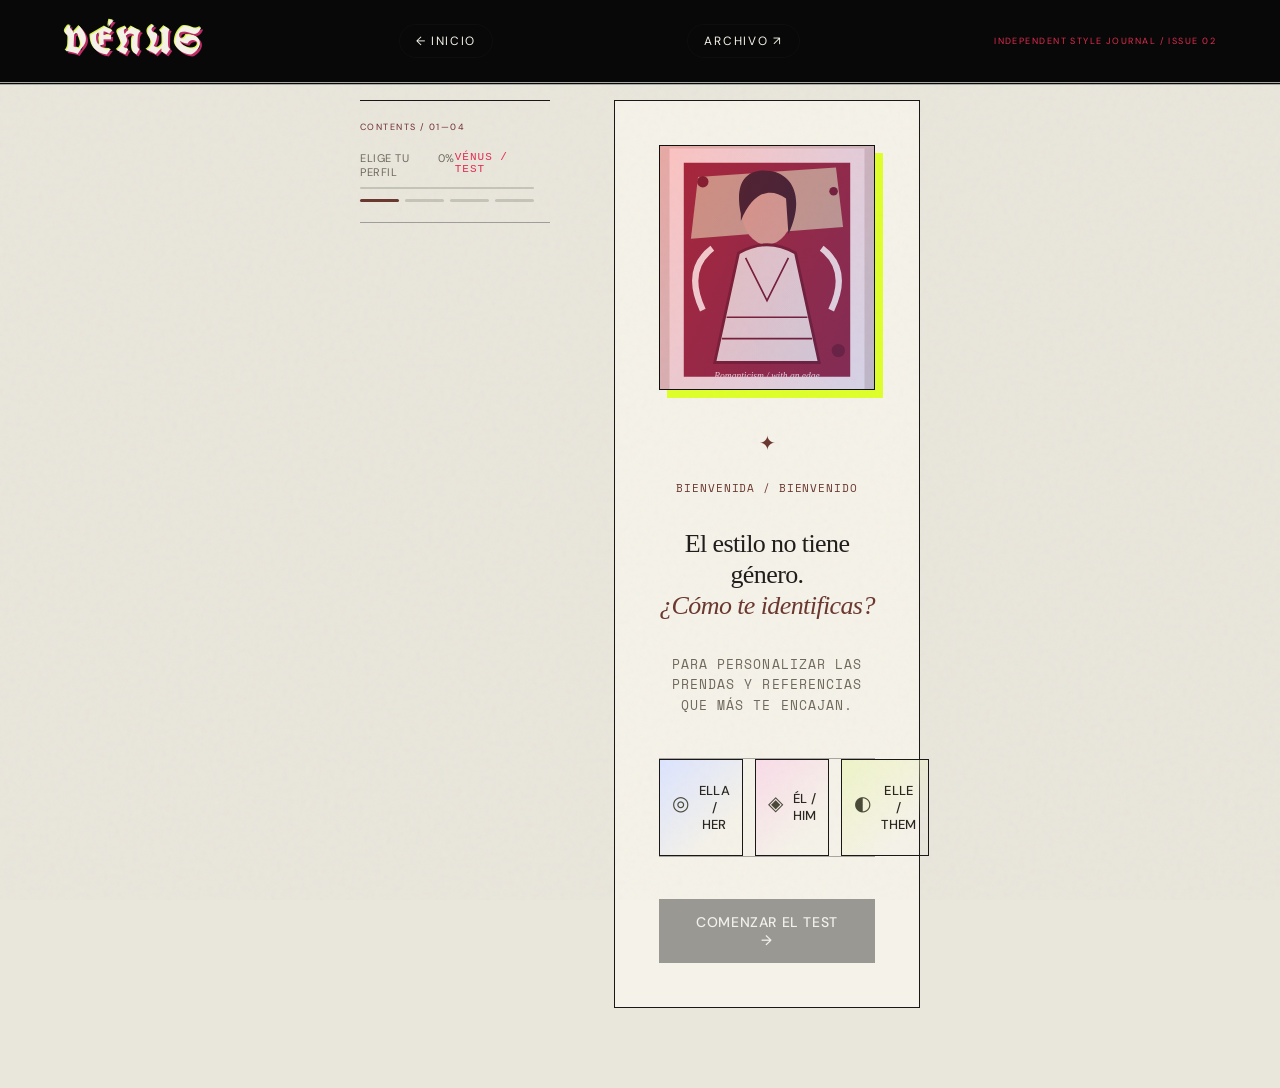
<file: visual-test.html>
<!DOCTYPE html>
<html lang="es">
<head>
<meta charset="UTF-8">
<meta name="viewport" content="width=device-width, initial-scale=1.0">
<title>VÉNUS — Descubre tu fórmula de estilo</title>
<link rel="preconnect" href="https://fonts.gstatic.com" crossorigin>
<link rel="stylesheet" href="styles.css">
</head>
<body>
<a class="skip-link" href="#quiz-wrap">Saltar al cuestionario</a>

<nav>
  <a class="logo" href="index.html">VÉNUS</a>
  <a class="nav-home" href="index.html">← Inicio</a><a class="nav-home" href="archivo.html">Archivo ↗</a>
</nav>

<main>
  <div class="progress-wrap">
    <div class="progress-meta">
      <span id="prog-label">Elige tu perfil</span>
      <span id="prog-pct">0%</span>
    </div>
    <div class="progress-track">
      <div class="progress-fill" id="prog-fill" style="width:0%"></div>
    </div>
    <div class="section-dots">
      <div class="section-dot active" id="sd0"></div>
      <div class="section-dot" id="sd1"></div>
      <div class="section-dot" id="sd2"></div>
      <div class="section-dot" id="sd3"></div>
    </div>
  </div>

  <div id="gender-screen"></div>
  <div id="quiz-wrap" style="display:none"></div>
  <div id="selfie-wrap" style="display:none"></div>
  <div id="result-wrap" class="result-wrap"></div>
</main>

<script>
/* ═══════════════════════════════════════════════════════════
   STATE
═══════════════════════════════════════════════════════════ */
let gender = null;  /* 'fem' | 'masc' | 'nb' */
let modIdx = 0;
let qIdx   = 0;
const answers = {};
const VENUS_TEST_KEY = 'venusTestProgressV2';
function saveTestProgress(){
  try{localStorage.setItem(VENUS_TEST_KEY,JSON.stringify({gender,modIdx,qIdx,answers,updatedAt:Date.now()}));}catch(e){}
}
function restoreTestProgress(){
  try{
    const raw=localStorage.getItem(VENUS_TEST_KEY); if(!raw)return false;
    const p=JSON.parse(raw); if(!p || !p.answers || !p.gender)return false;
    gender=p.gender; modIdx=Number.isInteger(p.modIdx)?p.modIdx:0; qIdx=Number.isInteger(p.qIdx)?p.qIdx:0;
    Object.assign(answers,p.answers); return true;
  }catch(e){return false;}
}
let selfieDataURL  = null;
let selfieAnalysis = null;
let sampleAPI      = null;

/* ═══════════════════════════════════════════════════════════
   GENDER SCREEN
═══════════════════════════════════════════════════════════ */
function renderGenderScreen() {
  document.getElementById('gender-screen').innerHTML = `
    <div class="gender-screen">
      <div class="section-icon">✦</div>
      <div class="section-label">Bienvenida / Bienvenido</div>
      <div class="section-title">
        El estilo no tiene género.<br>
        <em style="font-family:'Playfair Display',serif;
          font-weight:500;color:var(--wine)">
          ¿Cómo te identificas?
        </em>
      </div>
      <div class="section-sub" style="margin-top:8px">
        Para personalizar las prendas y referencias
        que más te encajan.
      </div>
      <div class="gender-grid">
        <div class="gender-opt" onclick="selectGender('fem',this)">
          <div class="gender-icon">◎</div>
          <div class="gender-name">Ella / Her</div>
        </div>
        <div class="gender-opt" onclick="selectGender('masc',this)">
          <div class="gender-icon">◈</div>
          <div class="gender-name">Él / Him</div>
        </div>
        <div class="gender-opt" onclick="selectGender('nb',this)">
          <div class="gender-icon">◐</div>
          <div class="gender-name">Elle / Them</div>
        </div>
      </div>
      <button class="gender-start" id="gender-start"
        onclick="startQuiz()">
        Comenzar el test →
      </button>
    </div>`;
}

function selectGender(g, el) {
  gender = g;
  document.querySelectorAll('.gender-opt')
    .forEach(e => e.classList.remove('selected'));
  el.classList.add('selected');
  document.getElementById('gender-start').classList.add('on');
}

function startQuiz() {
  if (!gender) return;
  document.getElementById('gender-screen').style.display = 'none';
  document.getElementById('quiz-wrap').style.display = 'block';
  const restored = restoreTestProgress();
  if (!restored) { modIdx = 0; qIdx = 0; }
  renderQuestion();
}

/* ═══════════════════════════════════════════════════════════
   MODULES — gender-aware labels
═══════════════════════════════════════════════════════════ */
function getLegacyModules() {
  const isMasc = gender === 'masc';

  return [
  /* ── M0: SILUETA ── */
  {
    key:'kibbe', icon:'◈',
    label:'Tu silueta',
    title:'Tu cuerpo,\nen tus palabras.',
    sub:'Sin términos técnicos. Elige la opción\nque más se parezca a ti.',
    questions:[
      {
        id:'height',
        text:'¿Cómo describes tu altura?',
        hint:'Usa tu estatura real como referencia. Kibbe no se determina por talla de ropa ni por cómo te sientes en una habitación.',
        cols:2,
        opts:[
          {
            id:'tall', name:'Alta / Alto',
            desc:'Piernas largas, el pantalón siempre sobra',
            visual:`<svg width="36" height="78" viewBox="0 0 36 78">
              <ellipse cx="18" cy="7" rx="7" ry="7"
                fill="#641f38" opacity=".85"/>
              <rect x="14" y="16" width="8" height="32"
                rx="3" fill="#641f38" opacity=".7"/>
              <rect x="12" y="48" width="5" height="28"
                rx="2.5" fill="#641f38" opacity=".6"/>
              <rect x="19" y="48" width="5" height="28"
                rx="2.5" fill="#641f38" opacity=".6"/>
            </svg>`
          },
          {
            id:'medium', name:'Mediana / Mediano',
            desc:'Ni muy alta ni baja — estatura promedio',
            visual:`<svg width="36" height="64" viewBox="0 0 36 64">
              <ellipse cx="18" cy="7" rx="7" ry="7"
                fill="#641f38" opacity=".85"/>
              <rect x="14" y="16" width="8" height="26"
                rx="3" fill="#641f38" opacity=".7"/>
              <rect x="12" y="42" width="5" height="20"
                rx="2.5" fill="#641f38" opacity=".6"/>
              <rect x="19" y="42" width="5" height="20"
                rx="2.5" fill="#641f38" opacity=".6"/>
            </svg>`
          },
          {
            id:'petite', name:'Petite / Compacto',
            desc:'La ropa larga queda grande, prefieres XS o S',
            visual:`<svg width="32" height="52" viewBox="0 0 32 52">
              <ellipse cx="16" cy="6" rx="6" ry="6"
                fill="#641f38" opacity=".85"/>
              <rect x="12" y="14" width="8" height="20"
                rx="3" fill="#641f38" opacity=".7"/>
              <rect x="10" y="34" width="5" height="16"
                rx="2.5" fill="#641f38" opacity=".6"/>
              <rect x="17" y="34" width="5" height="16"
                rx="2.5" fill="#641f38" opacity=".6"/>
            </svg>`
          },
          {
            id:'unsure', name:'No lo sé',
            desc:'Depende de la marca o no lo he pensado',
            visual:`<svg width="36" height="64" viewBox="0 0 36 64">
              <ellipse cx="18" cy="7" rx="7" ry="7"
                fill="#641f38" opacity=".75"/>
              <rect x="14" y="16" width="8" height="26"
                rx="3" fill="#641f38" opacity=".45"/>
              <rect x="12" y="42" width="5" height="20"
                rx="2.5" fill="#641f38" opacity=".4"/>
              <rect x="19" y="42" width="5" height="20"
                rx="2.5" fill="#641f38" opacity=".4"/>
              <text x="18" y="32" text-anchor="middle"
                font-size="11" fill="white" opacity=".9">?</text>
            </svg>`
          }
        ]
      },
      {
        id:'shoulders',
        text:'¿Cómo son tus hombros comparados con tus caderas?',
        hint:'Mírate de frente con los brazos relajados. Compara el extremo óseo de los hombros con la parte más ancha de la cadera; no compares volumen muscular ni la ropa.',
        cols:2,
        opts:[
          {
            id:'straight', name:'Casi iguales',
            desc:'Hombros y caderas del mismo ancho — columna',
            visual:`<svg width="52" height="70" viewBox="0 0 52 70">
              <ellipse cx="26" cy="7" rx="7" ry="7"
                fill="#641f38" opacity=".85"/>
              <path d="M10 18 Q26 14 42 18 L44 54
                Q26 56 8 54 Z"
                fill="#641f38" opacity=".65"/>
              <rect x="12" y="54" width="8" height="14"
                rx="3" fill="#641f38" opacity=".5"/>
              <rect x="32" y="54" width="8" height="14"
                rx="3" fill="#641f38" opacity=".5"/>
            </svg>`
          },
          {
            id:'wide-sh', name:'Hombros más anchos',
            desc:'Los hombros sobresalen — triángulo invertido',
            visual:`<svg width="56" height="70" viewBox="0 0 56 70">
              <ellipse cx="28" cy="7" rx="7" ry="7"
                fill="#641f38" opacity=".85"/>
              <path d="M2 18 Q28 12 54 18 L46 54
                Q28 58 10 54 Z"
                fill="#641f38" opacity=".65"/>
              <rect x="14" y="54" width="8" height="14"
                rx="3" fill="#641f38" opacity=".5"/>
              <rect x="34" y="54" width="8" height="14"
                rx="3" fill="#641f38" opacity=".5"/>
            </svg>`
          },
          {
            id:'wide-hip', name:'Caderas más anchas',
            desc:'Las caderas sobresalen — forma de triángulo',
            visual:`<svg width="56" height="70" viewBox="0 0 56 70">
              <ellipse cx="28" cy="7" rx="7" ry="7"
                fill="#641f38" opacity=".85"/>
              <path d="M12 18 Q28 14 44 18 L52 54
                Q28 62 4 54 Z"
                fill="#641f38" opacity=".65"/>
              <rect x="10" y="54" width="8" height="14"
                rx="3" fill="#641f38" opacity=".5"/>
              <rect x="38" y="54" width="8" height="14"
                rx="3" fill="#641f38" opacity=".5"/>
            </svg>`
          },
          {
            id:'balanced', name:'Parecidos, con curva',
            desc:'Ancho similar arriba y abajo, cintura entre ellos',
            visual:`<svg width="52" height="70" viewBox="0 0 52 70">
              <ellipse cx="26" cy="7" rx="7" ry="7"
                fill="#641f38" opacity=".85"/>
              <path d="M8 18 Q26 12 44 18 L47 54
                Q26 64 5 54 Z"
                fill="#641f38" opacity=".65"/>
              <rect x="12" y="54" width="8" height="14"
                rx="3" fill="#641f38" opacity=".5"/>
              <rect x="32" y="54" width="8" height="14"
                rx="3" fill="#641f38" opacity=".5"/>
            </svg>`
          }
        ]
      },
      {
        id:'waist',
        text:'¿Tu cintura se define sola?',
        hint:'Observa una foto de cuerpo entero, de frente y con ropa sencilla. Mira si el torso se estrecha visiblemente entre costillas y cadera; no hace falta medir.',
        cols:2,
        opts:[
          {
            id:'yes', name:'Sí, se ve clara',
            desc:'Entrada visible entre torso y caderas',
            visual:`<svg width="48" height="70" viewBox="0 0 48 70">
              <path d="M10 6 Q24 2 38 6 L40 26
                Q24 33 8 26 Z"
                fill="#641f38" opacity=".7"/>
              <path d="M8 26 Q24 33 40 26 L40 50
                Q24 60 8 50 Z"
                fill="#641f38" opacity=".6"/>
              <rect x="12" y="50" width="9" height="18"
                rx="3" fill="#641f38" opacity=".5"/>
              <rect x="27" y="50" width="9" height="18"
                rx="3" fill="#641f38" opacity=".5"/>
            </svg>`
          },
          {
            id:'slight', name:'Un poco',
            desc:'Ligero estrechamiento, no muy marcado',
            visual:`<svg width="48" height="70" viewBox="0 0 48 70">
              <path d="M10 6 Q24 2 38 6 L40 26
                Q24 30 8 26 Z"
                fill="#641f38" opacity=".7"/>
              <path d="M8 26 Q24 30 40 26 L40 50
                Q24 57 8 50 Z"
                fill="#641f38" opacity=".6"/>
              <rect x="12" y="50" width="9" height="18"
                rx="3" fill="#641f38" opacity=".5"/>
              <rect x="27" y="50" width="9" height="18"
                rx="3" fill="#641f38" opacity=".5"/>
            </svg>`
          },
          {
            id:'no', name:'No realmente',
            desc:'Torso bastante recto, sin entrada visible',
            visual:`<svg width="48" height="70" viewBox="0 0 48 70">
              <path d="M10 6 Q24 2 38 6 L39 26
                Q24 27 9 26 Z"
                fill="#641f38" opacity=".7"/>
              <path d="M9 26 Q24 27 39 26 L39 50
                Q24 52 9 50 Z"
                fill="#641f38" opacity=".6"/>
              <rect x="12" y="50" width="9" height="18"
                rx="3" fill="#641f38" opacity=".5"/>
              <rect x="27" y="50" width="9" height="18"
                rx="3" fill="#641f38" opacity=".5"/>
            </svg>`
          },
          {
            id:'dk', name:'No lo sé',
            desc:'Nunca lo he observado con atención',
            visual:`<svg width="48" height="70" viewBox="0 0 48 70">
              <rect x="9" y="6" width="30" height="62"
                rx="8" fill="#641f38" opacity=".5"/>
              <text x="24" y="40" text-anchor="middle"
                font-size="16" fill="white" opacity=".8">?</text>
            </svg>`
          }
        ]
      },
      {
        id:'texture',
        text:'¿Cómo describirías la energía visual de tus rasgos?',
        hint:'Compara contornos en una foto sin filtro: líneas rectas y extremos definidos frente a curvas redondeadas. No uses maquillaje, expresión o personalidad como indicador.',
        cols:2,
        opts:[
          {
            id:'sharp', name:'Con ángulos y estructura',
            desc:'Pómulos, mandíbula u hombros definidos',
            visual:`<svg width="52" height="62" viewBox="0 0 52 62">
              <polygon points="26,4 48,28 38,60 14,60 4,28"
                fill="#641f38" opacity=".7"/>
              <line x1="14" y1="26" x2="38" y2="26"
                stroke="white" stroke-width="1.5"/>
            </svg>`
          },
          {
            id:'soft', name:'Suave y redondeado',
            desc:'Facciones delicadas, curvas naturales',
            visual:`<svg width="52" height="62" viewBox="0 0 52 62">
              <ellipse cx="26" cy="33" rx="22" ry="27"
                fill="#641f38" opacity=".7"/>
              <ellipse cx="26" cy="27" rx="9" ry="7"
                fill="white" opacity=".15"/>
            </svg>`
          },
          {
            id:'mix', name:'Mezcla de los dos',
            desc:'Algo de ángulo y algo de suavidad',
            visual:`<svg width="52" height="62" viewBox="0 0 52 62">
              <path d="M8 36 Q26 2 44 36
                Q40 62 26 62 Q12 62 8 36 Z"
                fill="#641f38" opacity=".7"/>
            </svg>`
          },
          {
            id:'compact', name:'Compacto, todo junto',
            desc:'Rasgos pequeños, cuerpo armónico',
            visual:`<svg width="48" height="52" viewBox="0 0 48 52">
              <rect x="8" y="6" width="32" height="42"
                rx="10" fill="#641f38" opacity=".7"/>
              <rect x="16" y="18" width="16" height="8"
                rx="4" fill="white" opacity=".2"/>
            </svg>`
          }
        ]
      }
    ]
  },

  /* ── M1: COLORIMETRÍA ── */
  {
    key:'color', icon:'◐',
    label:'Tu paleta',
    title:'El color\nque te hace brillar.',
    sub:'Tu paleta no es tu color favorito —\nes el que armoniza con tu piel.',
    questions:[
      {
        id:'skin',
        text:'¿Cómo es tu tono de piel?',
        hint:'Esta pregunta solo registra profundidad, no temperatura. Obsérvala junto al cuello y el rostro en luz natural indirecta; no uses flash ni filtro.',
        cols:2,
        opts:[
          {
            id:'fair', name:'Clara / Pálida',
            desc:'Rosada o muy pálida — venas visibles',
            visual:`<svg width="48" height="48" viewBox="0 0 48 48">
              <ellipse cx="24" cy="24" rx="20" ry="20"
                fill="#f5e0d5" stroke="#d4b8ab"
                stroke-width="1.5"/>
            </svg>`
          },
          {
            id:'light', name:'Media clara',
            desc:'Ni muy pálida ni oscura, se broncea poco',
            visual:`<svg width="48" height="48" viewBox="0 0 48 48">
              <ellipse cx="24" cy="24" rx="20" ry="20"
                fill="#e8c5a8" stroke="#c9a880"
                stroke-width="1.5"/>
            </svg>`
          },
          {
            id:'medium', name:'Morena / Olivácea',
            desc:'Piel cálida u olivácea, se broncea fácil',
            visual:`<svg width="48" height="48" viewBox="0 0 48 48">
              <ellipse cx="24" cy="24" rx="20" ry="20"
                fill="#c49060" stroke="#a07040"
                stroke-width="1.5"/>
            </svg>`
          },
          {
            id:'deep', name:'Oscura / Profunda',
            desc:'Piel rica y profunda — muy bronceada o negra',
            visual:`<svg width="48" height="48" viewBox="0 0 48 48">
              <ellipse cx="24" cy="24" rx="20" ry="20"
                fill="#7a4830" stroke="#5a3018"
                stroke-width="1.5"/>
            </svg>`
          }
        ]
      },
      {
        id:'undertone',
        text:'¿Qué ves en las venas de tu muñeca?',
        hint:'Las venas no son una prueba fiable del subtono: la iluminación y la transparencia de la piel cambian su aspecto. Si dudas, elige “difícil de ver”; lo contrastaremos con colores.',
        cols:2,
        opts:[
          {
            id:'warm', name:'Verdosas o amarillas',
            desc:'Subtono cálido — el oro te favorece',
            visual:`<svg width="52" height="42" viewBox="0 0 52 42">
              <rect x="4" y="8" width="44" height="26"
                rx="11" fill="#e8c898"/>
              <path d="M10 21 Q20 15 26 21 Q32 27 42 21"
                stroke="#7a9040" stroke-width="2" fill="none"/>
            </svg>`
          },
          {
            id:'cool', name:'Azules o moradas',
            desc:'Subtono frío — la plata te sienta mejor',
            visual:`<svg width="52" height="42" viewBox="0 0 52 42">
              <rect x="4" y="8" width="44" height="26"
                rx="11" fill="#d8c8d8"/>
              <path d="M10 21 Q20 15 26 21 Q32 27 42 21"
                stroke="#5060a0" stroke-width="2" fill="none"/>
            </svg>`
          },
          {
            id:'neutral', name:'Mezcla de ambas',
            desc:'Subtono neutro — oro y plata te van',
            visual:`<svg width="52" height="42" viewBox="0 0 52 42">
              <rect x="4" y="8" width="44" height="26"
                rx="11" fill="#dcc8b0"/>
              <path d="M10 21 Q20 15 26 21 Q32 27 42 21"
                stroke="#608070" stroke-width="2" fill="none"/>
            </svg>`
          },
          {
            id:'dk', name:'Es difícil de ver',
            desc:'No puedo distinguirlo bien',
            visual:`<svg width="52" height="42" viewBox="0 0 52 42">
              <rect x="4" y="8" width="44" height="26"
                rx="11" fill="#c8b898" opacity=".7"/>
              <text x="26" y="25" text-anchor="middle"
                font-size="13" fill="#7a6850">?</text>
            </svg>`
          }
        ]
      },
      {
        id:'contrast',
        text:'Contraste entre cabello, piel y ojos naturales',
        hint:'Usa tu color natural de cabello y cejas. Compara el contraste general con una foto en blanco y negro; no cuentes el maquillaje ni el tinte actual.',
        cols:1,
        opts:[
          {
            id:'high', name:'Alto contraste',
            desc:'Cabello muy oscuro sobre piel clara, o combinaciones muy opuestas',
            visual:`<svg width="44" height="30" viewBox="0 0 44 30">
              <rect x="0" y="0" width="22" height="30"
                rx="0" fill="#1a1410"/>
              <rect x="22" y="0" width="22" height="30"
                rx="0" fill="#f5e8da"/>
            </svg>`
          },
          {
            id:'medium', name:'Contraste medio',
            desc:'Diferencia visible pero no extrema',
            visual:`<svg width="44" height="30" viewBox="0 0 44 30">
              <rect x="0" y="0" width="22" height="30"
                fill="#7a5840"/>
              <rect x="22" y="0" width="22" height="30"
                fill="#e0c8a8"/>
            </svg>`
          },
          {
            id:'low', name:'Contraste suave',
            desc:'Cabello, piel y ojos en tonos similares',
            visual:`<svg width="44" height="30" viewBox="0 0 44 30">
              <rect x="0" y="0" width="22" height="30"
                fill="#b89870"/>
              <rect x="22" y="0" width="22" height="30"
                fill="#e8d8c0"/>
            </svg>`
          }
        ]
      },
      {
        id:'reaction',
        text:'¿Qué pasa cuando usas algo muy pastel o brillante?',
        hint:'Compara dos prendas cerca del rostro, sin maquillaje y con luz natural indirecta. Fíjate si la piel se ve uniforme y los ojos destacan, no cuál color te gusta más.',
        cols:1,
        opts:[
          {
            id:'washes', name:'Me veo apagado/a o cansado/a',
            desc:'Los tonos suaves me hacen parecer sin vida',
            visual:`<svg width="40" height="40" viewBox="0 0 40 40">
              <ellipse cx="20" cy="20" rx="18" ry="18"
                fill="#e8e0d8"/>
              <text x="20" y="26" text-anchor="middle"
                font-size="15">😶</text>
            </svg>`
          },
          {
            id:'flatters', name:'Me veo bien o mejor',
            desc:'Los colores claros me iluminan y refrescan',
            visual:`<svg width="40" height="40" viewBox="0 0 40 40">
              <ellipse cx="20" cy="20" rx="18" ry="18"
                fill="#fde8b0"/>
              <text x="20" y="26" text-anchor="middle"
                font-size="15">✨</text>
            </svg>`
          },
          {
            id:'depends', name:'Depende del color exacto',
            desc:'Algunos sientan bien, otros no',
            visual:`<svg width="40" height="40" viewBox="0 0 40 40">
              <ellipse cx="20" cy="20" rx="18" ry="18"
                fill="#e0d0e8"/>
              <text x="20" y="26" text-anchor="middle"
                font-size="15">🤔</text>
            </svg>`
          }
        ]
      }
    ]
  },

  /* ── M2: ENERGÍA / VIBE ── */
  {
    key:'astro', icon:'☽',
    label:'Tu energía',
    title:'La energía\nque llevas puesta.',
    sub:'Define los códigos de personalidad y actitud\nque ya tienes en ti.',
    questions:[
      {
        id:'attract',
        text:'¿Qué quieres proyectar cuando te vistes?',
        hint:'Lo que realmente quieres — no lo que crees que debes.',
        cols:2,
        opts:[
          {
            id:'romantic', name:'Ternura y romanticismo',
            desc:'Delicado/a, soñador/a, con algo de nostalgia',
            visual:`<svg width="46" height="46" viewBox="0 0 46 46">
              <path d="M23 38 C7 26 5 12 15 10
                C19 9 23 13 23 13 C23 13 27 9 31 10
                C41 12 39 26 23 38Z"
                fill="#c9a66b" opacity=".8"/>
            </svg>`
          },
          {
            id:'power', name:'Poder y seguridad',
            desc:'Fuerte, seguro/a, con presencia que no pasa desapercibida',
            visual:`<svg width="46" height="46" viewBox="0 0 46 46">
              <polygon points="23,6 40,40 6,40"
                fill="#641f38" opacity=".8"/>
            </svg>`
          },
          {
            id:'mystery', name:'Misterio y profundidad',
            desc:'Que genere curiosidad, que no te lean a primera vista',
            visual:`<svg width="46" height="46" viewBox="0 0 46 46">
              <circle cx="23" cy="23" r="18"
                fill="#40203f" opacity=".8"/>
              <path d="M15 23 Q23 13 31 23"
                stroke="white" stroke-width="1.5" fill="none"/>
            </svg>`
          },
          {
            id:'free', name:'Libertad y autenticidad',
            desc:'Natural, sin esfuerzo, que se vea como realmente eres',
            visual:`<svg width="46" height="46" viewBox="0 0 46 46">
              <circle cx="23" cy="23" r="18"
                fill="#c9a66b" opacity=".5"/>
              <path d="M13 28 Q23 15 33 28"
                stroke="#641f38" stroke-width="2" fill="none"/>
            </svg>`
          }
        ]
      },
      {
        id:'vibe',
        text:'¿Con cuál palabra te identificas más?',
        hint:'Primera reacción — sin pensar demasiado.',
        cols:2,
        opts:[
          {
            id:'ethereal', name:'Etéreo/a',
            desc:'Ligero/a, intangible, otro mundo',
            visual:`<svg width="46" height="46" viewBox="0 0 46 46">
              <ellipse cx="23" cy="23" rx="20" ry="16"
                fill="#d0c8e0" opacity=".7"/>
              <ellipse cx="23" cy="21" rx="10" ry="8"
                fill="white" opacity=".4"/>
            </svg>`
          },
          {
            id:'sensual', name:'Sensual',
            desc:'Consciente del cuerpo, que se perciba sin decirlo',
            visual:`<svg width="46" height="46" viewBox="0 0 46 46">
              <path d="M11 36 Q23 8 35 36"
                stroke="#641f38" stroke-width="3" fill="none"/>
              <circle cx="23" cy="36" r="5"
                fill="#641f38" opacity=".7"/>
            </svg>`
          },
          {
            id:'rebel', name:'Rebelde',
            desc:'Que rompa reglas, que no quepa en ninguna caja',
            visual:`<svg width="46" height="46" viewBox="0 0 46 46">
              <rect x="10" y="10" width="26" height="26"
                rx="4" fill="#40203f" opacity=".7"
                transform="rotate(15 23 23)"/>
            </svg>`
          },
          {
            id:'classic', name:'Clásico/a',
            desc:'Atemporal, elegante, que nunca pase de moda',
            visual:`<svg width="46" height="46" viewBox="0 0 46 46">
              <rect x="12" y="12" width="22" height="22"
                rx="2" fill="#c9a66b" opacity=".7"/>
              <rect x="18" y="18" width="10" height="10"
                rx="1" fill="white" opacity=".4"/>
            </svg>`
          }
        ]
      },
      {
        id:'color_energy',
        text:'¿Cuál paleta de colores te llama más?',
        hint:'La que sientes que es más tuya.',
        cols:2,
        opts:[
          {
            id:'dark', name:'Oscuros y profundos',
            desc:'Burdeos, negro, ciruela, verde botella',
            swatches:['#2d0e18','#641f38','#40203f',
                      '#1a3020','#0d1a30']
          },
          {
            id:'warm', name:'Cálidos y terrosos',
            desc:'Camel, terracota, marrón, naranja quemado',
            swatches:['#c9813d','#a05028','#d4a050',
                      '#8a6030','#d0a870']
          },
          {
            id:'soft', name:'Suaves y polvosos',
            desc:'Rosa viejo, lavanda, malva, nude, azul pizarra',
            swatches:['#d4a0b0','#b8a8c8','#c8a8b8',
                      '#d0b898','#98a8b8']
          },
          {
            id:'neutral', name:'Neutros y limpios',
            desc:'Blanco roto, gris, beige, crema, negro',
            swatches:['#ece8e0','#c8c4bc','#a0988c',
                      '#605850','#181410']
          }
        ]
      },
      {
        id:'style_ref',
        text:'Si pudieras tomar el estilo de alguien, ¿a quién?',
        hint:'Solo por el vibe visual — ropa, actitud, estética.',
        cols:1,
        opts: isMasc ? [
          {
            id:'timothee',
            name:'Timothée Chalamet — andrógino y artístico',
            desc:'Siluetas inusuales, layering, mezcla de géneros en ropa',
            visual:`<svg width="36" height="36" viewBox="0 0 36 36">
              <circle cx="18" cy="18" r="16" fill="#1a1018"/>
              <text x="18" y="23" text-anchor="middle"
                font-size="14">🎭</text>
            </svg>`
          },
          {
            id:'zac',
            name:'Zac Efron — deportivo clásico, cuerpo atlético',
            desc:'Ropa casual elevada, colores neutros, proporciones',
            visual:`<svg width="36" height="36" viewBox="0 0 36 36">
              <circle cx="18" cy="18" r="16" fill="#304060"/>
              <text x="18" y="23" text-anchor="middle"
                font-size="14">⚡</text>
            </svg>`
          },
          {
            id:'bad-bunny',
            name:'Bad Bunny — atrevido y sin reglas de género',
            desc:'Colores intensos, estampados, ropa que desafía lo convencional',
            visual:`<svg width="36" height="36" viewBox="0 0 36 36">
              <circle cx="18" cy="18" r="16" fill="#c030a0"/>
              <text x="18" y="23" text-anchor="middle"
                font-size="14">🐰</text>
            </svg>`
          },
          {
            id:'ryan',
            name:'Ryan Gosling — elegante y cool sin esfuerzo',
            desc:'Trajes bien cortados o casual sofisticado, minimalista',
            visual:`<svg width="36" height="36" viewBox="0 0 36 36">
              <circle cx="18" cy="18" r="16" fill="#c9a66b"/>
              <text x="18" y="23" text-anchor="middle"
                font-size="14">✦</text>
            </svg>`
          },
          {
            id:'none-m', name:'Ninguno — quiero mi propio estilo',
            desc:'Tomo referentes de varios y los mezclo',
            visual:`<svg width="36" height="36" viewBox="0 0 36 36">
              <circle cx="18" cy="18" r="16"
                fill="#641f38" opacity=".7"/>
              <text x="18" y="23" text-anchor="middle"
                font-size="14">◈</text>
            </svg>`
          }
        ] : [
          {
            id:'sabrina',
            name:'Sabrina Carpenter — dulce con actitud',
            desc:'Coordinados, colores nude y pastel, muy femenino y coqueto',
            visual:`<svg width="36" height="36" viewBox="0 0 36 36">
              <circle cx="18" cy="18" r="16" fill="#f0d8c8"/>
              <text x="18" y="23" text-anchor="middle"
                font-size="14">🎀</text>
            </svg>`
          },
          {
            id:'bella',
            name:'Bella Hadid — editorial y oscuro',
            desc:'Alto contraste, siluetas dramáticas, muy parisino',
            visual:`<svg width="36" height="36" viewBox="0 0 36 36">
              <circle cx="18" cy="18" r="16" fill="#1a1018"/>
              <text x="18" y="23" text-anchor="middle"
                font-size="14">🖤</text>
            </svg>`
          },
          {
            id:'dua',
            name:'Dua Lipa — atrevida y colorida',
            desc:'Estampados, colores intensos, volumen con personalidad',
            visual:`<svg width="36" height="36" viewBox="0 0 36 36">
              <circle cx="18" cy="18" r="16" fill="#c030a0"/>
              <text x="18" y="23" text-anchor="middle"
                font-size="14">💜</text>
            </svg>`
          },
          {
            id:'zendaya',
            name:'Zendaya — versátil y poderosa',
            desc:'Desde lo casual hasta haute couture, siempre impacta',
            visual:`<svg width="36" height="36" viewBox="0 0 36 36">
              <circle cx="18" cy="18" r="16" fill="#8a4820"/>
              <text x="18" y="23" text-anchor="middle"
                font-size="14">✨</text>
            </svg>`
          },
          {
            id:'none',
            name:'Ninguna — quiero mi propio estilo',
            desc:'Tomo referentes de varias y las mezclo',
            visual:`<svg width="36" height="36" viewBox="0 0 36 36">
              <circle cx="18" cy="18" r="16"
                fill="#641f38" opacity=".7"/>
              <text x="18" y="23" text-anchor="middle"
                font-size="14">✦</text>
            </svg>`
          }
        ]
      }
    ]
  }
  ];
}


/* VÉNUS METHOD V3 — new independent observation modules */
function venusFigure(kind){
 const d={long:'M45 8 L35 30 L39 75 L31 140 L59 140 L51 75 L55 30 Z',compact:'M45 15 L32 32 L35 76 L29 132 L61 132 L55 76 L58 32 Z',soft:'M45 12 C25 25 31 55 36 78 C27 104 32 136 45 140 C58 136 63 104 54 78 C59 55 65 25 45 12 Z'};
 return '<svg viewBox="0 0 90 150" role="img" aria-label="Silueta esquemática"><circle cx="45" cy="8" r="8" fill="#702b31"/><path d="'+(d[kind]||d.long)+'" fill="#702b31" opacity=".72"/><path d="M18 42H72 M25 78H65" stroke="#b49a70" stroke-dasharray="3 3"/></svg>';
}
function venusOpts(rows){return rows.map(([id,name,desc,colors])=>({id,name,desc,swatches:colors||undefined,visual:(!colors&&['long','compact','moderate'].includes(id))?venusFigure(id):''}));}
function getModules(){
 const m=[]; // El test activo utiliza únicamente los módulos metodológicos V3.
 m.push(
 {key:'kibbe-observations',icon:'◈',label:'Kibbe / observaciones',title:'La línea antes que la etiqueta.',sub:'Observa proporciones y líneas en fotografías neutrales. No evalúes atractivo, peso ni talla.',questions:[
 {id:'kb_vertical',text:'¿Qué línea domina al mirar tu figura completa?',hint:'Mira una foto frontal de cuerpo entero, cámara a la altura del torso y postura natural.',cols:2,opts:venusOpts([['long','Alargada','La figura se percibe larga y continua.'],['compact','Compacta','La figura se percibe corta o concentrada.'],['moderate','Intermedia','No destaca especialmente ninguna de las dos.']])},
 {id:'kb_frame',text:'¿Qué describe mejor la estructura de tu armazón?',hint:'Observa hombros, articulaciones y contorno óseo. No uses la anchura de la ropa.',cols:2,opts:venusOpts([['angular','Angulosa','Contornos rectos, estrechos o marcados.'],['blunt','Ancha / roma','Contornos amplios y extremos menos afilados.'],['rounded','Redondeada','Contornos pequeños y curvos.'],['balanced','Equilibrada','Proporciones moderadas, sin extremos.']])},
 {id:'kb_flesh',text:'¿Cómo se distribuye el volumen sobre tu estructura?',hint:'Observa la silueta sin ropa ajustada ni prendas que compriman. No confundas volumen con salud o peso.',cols:2,opts:venusOpts([['lean','Lineal','La forma se mantiene relativamente recta.'],['soft','Redondeada','Hay curvas suaves visibles en varias zonas.'],['mixed','Combinada','Conviven líneas rectas y curvas.']])},
 {id:'kb_shoulders',text:'¿Qué relación observas entre hombros y caderas?',hint:'Compara el ancho visual en una foto frontal, con brazos relajados.',cols:2,opts:venusOpts([['shoulder','Hombros dominantes','La línea superior tiene más presencia.'],['hip','Caderas dominantes','La línea inferior tiene más presencia.'],['even','Anchos similares','Ambos extremos se perciben equilibrados.']])},
 {id:'kb_scale',text:'¿Qué escala de detalle acompaña mejor tus proporciones?',hint:'Compara accesorios y estampados pequeños, medios y grandes. Es una observación complementaria.',cols:2,opts:venusOpts([['large','Escala amplia','Detalles grandes y líneas largas se integran.'],['small','Escala pequeña','Detalles compactos y contrastes pequeños se integran.'],['mixed','Escala media','Las escalas moderadas se sienten equilibradas.']])},
 {id:'kb_balance',text:'¿Qué impresión general produce tu conjunto de líneas?',hint:'Mira la figura completa, no una zona aislada. Si dudas, elige mixta.',cols:2,opts:venusOpts([['dramatic','Definida y alargada','Predominan verticalidad y ángulos.'],['natural','Relajada y amplia','Predominan amplitud y contornos romos.'],['romantic','Suave y curva','Predominan curvas y redondez.'],['balanced','Simétrica y moderada','No destaca un extremo.'],['mixed','Contraste de líneas','Se combinan rasgos compactos y angulosos.']])}
 ]},
 {key:'color-12',icon:'◐',label:'Color / 12 estaciones',title:'El color se observa, no se adivina.',sub:'Compara el efecto visual de cada familia cromática. La pantalla ofrece una aproximación, no un drapeado.',questions:[
 {id:'cl_temp1',text:'¿Qué grupo armoniza mejor junto al rostro?',hint:'Sin maquillaje y con luz natural indirecta. Observa si la piel se ve más uniforme, no qué color prefieres.',cols:2,opts:venusOpts([['warm','Cálidos','Dorado, coral y terracota.',['#D98A45','#C45D43','#E2B65B']],['cool','Fríos','Rosa azulado, frambuesa y azul.',['#B95C83','#526F9D','#A6B6CF']]])},
 {id:'cl_value1',text:'¿Qué profundidad mantiene más presencia en tu rostro?',hint:'Compara tonos claros y profundos con saturación similar.',cols:2,opts:venusOpts([['light','Claros','Marfil, rosa pálido y azul cielo.',['#F0DFC1','#E6B8C5','#B9D0DC']],['deep','Profundos','Ciruela, petróleo y chocolate.',['#44243B','#164B50','#493027']]])},
 {id:'cl_chroma1',text:'¿Qué intensidad se integra mejor?',hint:'Compara colores brillantes frente a tonos suavizados. Busca armonía, no impacto.',cols:2,opts:venusOpts([['bright','Brillantes','Colores limpios y definidos.',['#E33B53','#1768B2','#F0C52B']],['soft','Suavizados','Colores empolvados o grisáceos.',['#B77B82','#8196A2','#A49A78']]])},
 {id:'cl_temp2',text:'En otra comparación, ¿qué temperatura conserva mejor la luminosidad?',hint:'Repite la comparación con una prenda distinta y evita luces amarillas.',cols:2,opts:venusOpts([['warm','Dorado / cálido','La piel mantiene una apariencia equilibrada.',['#D5A34D','#B65D3D','#8A6A36']],['cool','Plateado / frío','La piel mantiene una apariencia equilibrada.',['#9AA8C3','#B46C91','#52617C']]])},
 {id:'cl_value2',text:'¿Qué extremo de valor te da más equilibrio?',hint:'Observa si los tonos claros te lavan o si los oscuros endurecen demasiado.',cols:2,opts:venusOpts([['light','Claro','Los tonos luminosos se integran.',['#F2E5CF','#D6E0E4','#E8C4C9']],['deep','Oscuro','Los tonos profundos se integran.',['#34243D','#173B3C','#3D2B25']]])},
 {id:'cl_chroma2',text:'¿Qué acabado cromático se ve más armónico?',hint:'Compara la claridad del color, no el contraste entre la prenda y el fondo.',cols:2,opts:venusOpts([['bright','Nítido','Colores limpios y definidos.',['#D82E4B','#1765A8','#E6B923']],['soft','Atenuado','Colores mezclados con gris.',['#A86D78','#778D91','#9A8A70']]])}
 ,{id:'cl_family',text:'¿Qué familia estacional describe mejor la armonía global?',hint:'Es una comparación de cierre, no una pregunta de gusto. Si no puedes decidir, la evidencia se reportará como baja.',cols:2,opts:venusOpts([['spring','Primavera','Cálida, luminosa y clara.',['#F2B84B','#F08062','#78A96B']],['summer','Verano','Fría, suave y ligera.',['#B8C5D8','#C99BAA','#8BA9B4']],['autumn','Otoño','Cálida, profunda y terrosa.',['#A75D36','#687044','#B58A4C']],['winter','Invierno','Fría, definida y de contraste.',['#253C73','#B52C52','#F0E9DF']]])}
 ]},
 {key:'essences',icon:'✳',label:'Esencias / Kitchener',title:'Siete lenguajes visuales.',sub:'Elige qué lenguaje visual armoniza con tus rasgos y presencia. No es un test de personalidad.',questions:[
 {id:'es_face',text:'¿Qué tipo de líneas reconoces más en tus rasgos?',hint:'Observa proporciones generales del rostro en una foto sin filtros.',cols:2,opts:venusOpts([['dramatic','Dramatic','Líneas angulosas, definidas o alargadas.'],['natural','Natural','Rasgos abiertos, anchos o relajados.'],['classic','Classic','Proporciones equilibradas y simétricas.'],['romantic','Romantic','Rasgos suaves, redondeados o voluptuosos.']])},
 {id:'es_scale',text:'¿Qué escala de formas se integra mejor?',hint:'Imagina accesorios y estampados junto a tu rostro.',cols:2,opts:venusOpts([['ingenue','Ingenue','Pequeña, delicada y fina.'],['dramatic','Dramatic','Grande, alargada y marcada.'],['natural','Natural','Amplia, irregular y orgánica.'],['gamine','Gamine','Pequeña, contrastada y geométrica.']])},
 {id:'es_detail',text:'¿Qué tipo de detalle parece más coherente contigo?',hint:'Piensa en cuello, botones, joyería y acabados cerca del rostro.',cols:2,opts:venusOpts([['romantic','Romantic','Drapeados, curvas y ornamento suave.'],['classic','Classic','Acabados limpios y proporción moderada.'],['ingenue','Ingenue','Detalles pequeños, delicados y redondeados.'],['angelic','Angelic','Líneas etéreas, fluidas y alargadas.']])},
 {id:'es_energy',text:'¿Qué composición visual se siente más armónica?',hint:'Observa cuál mantiene coherencia con tus rasgos, no cuál te gusta más.',cols:2,opts:venusOpts([['natural','Natural','Texturas táctiles, relajadas y orgánicas.'],['angelic','Angelic','Transparencias, fluidez y verticalidad suave.'],['gamine','Gamine','Contrastes, cortes y asimetrías.'],['romantic','Romantic','Curvas, sensualidad y ornamentación.']])},
 {id:'es_expression',text:'¿Qué escala de contraste acompaña mejor tu rostro?',hint:'Compara una combinación de alto contraste con otra de transiciones suaves.',cols:2,opts:venusOpts([['dramatic','Alto contraste','Contrastes fuertes y formas definidas.'],['classic','Moderado','Transiciones equilibradas.'],['ingenue','Bajo','Detalles pequeños y delicados.'],['natural','Orgánico','Mezcla irregular y texturas.']])},
 {id:'es_movement',text:'¿Qué movimiento de prendas se integra mejor?',hint:'Observa cómo caen telas y formas al moverte.',cols:2,opts:venusOpts([['angelic','Fluido','Líneas largas, ligeras y continuas.'],['gamine','Dinámico','Cortes cortos, cambios y ritmo visual.'],['romantic','Drapeado','Movimiento curvo y envolvente.'],['classic','Controlado','Caída limpia y simétrica.']])},
 {id:'es_finish',text:'¿Qué acabado visual acompaña mejor tus proporciones?',hint:'Esta elección confirma la mezcla general; no define una esencia por sí sola.',cols:2,opts:venusOpts([['dramatic','Escultórico','Geometría y presencia.'],['natural','Texturizado','Materiales naturales y relajados.'],['ingenue','Delicado','Acabados finos y pequeños.'],['angelic','Etéreo','Transparencia y suavidad.']])}
 ]},
 {key:'venus-sign',icon:'♀',label:'Venus / capa creativa',title:'Tu Venus, como inspiración.',sub:'Selecciona el signo de Venus de tu carta natal. Este dato no cambia Kibbe ni tu estación cromática.',questions:[{id:'venus_sign',text:'¿En qué signo tienes Venus?',hint:'Consulta tu carta natal. Si no lo sabes, selecciona “No lo sé”; no inventaremos tu posición.',cols:2,opts:venusOpts([['aries','Aries','Estilo audaz y directo.'],['tauro','Tauro','Texturas sensoriales y calidad táctil.'],['geminis','Géminis','Capas ligeras y mezclas inesperadas.'],['cancer','Cáncer','Romanticismo suave y nostalgia.'],['leo','Leo','Piezas protagonistas y brillo.'],['virgo','Virgo','Cortes precisos y detalles cuidados.'],['libra','Libra','Equilibrio visual y armonía.'],['escorpio','Escorpio','Profundidad y dramatismo íntimo.'],['sagitario','Sagitario','Libertad y movimiento.'],['capricornio','Capricornio','Sastrería y piezas duraderas.'],['acuario','Acuario','Diseño experimental y contraste.'],['piscis','Piscis','Capas fluidas y estética onírica.'],['unknown','No lo sé','Continuar sin capa astrológica.']])}]}
 );
 return m;
}

/* ═══════════════════════════════════════════════════════════
   PROGRESS HELPERS
═══════════════════════════════════════════════════════════ */
function totalQuestions() {
  return getModules().reduce((s,m) => s + m.questions.length, 0);
}
function answeredCount() {
  return Object.keys(answers).length;
}
function updateProgress() {
  const mods   = getModules();
  const total  = totalQuestions();
  const done   = answeredCount();
  const pct    = Math.round((done / total) * 100);
  const labels = mods.map((m,i)=>'Módulo '+(i+1)+' de '+mods.length+' — '+m.label);
  document.getElementById('prog-fill').style.width = pct + '%';
  document.getElementById('prog-pct').textContent  = pct + '%';
  document.getElementById('prog-label').textContent =
    (labels[modIdx] || '')+' · '+(done)+'/'+total+' observaciones';
  for (let i = 0; i < 4; i++) {
    const el = document.getElementById('sd'+i);
    if (!el) continue;
    el.className = 'section-dot' +
      (i < modIdx ? ' done' : i === modIdx ? ' active' : '');
  }
}

/* ═══════════════════════════════════════════════════════════
   RENDER QUESTION
═══════════════════════════════════════════════════════════ */
function renderQuestion() {
  const mods = getModules();
  const mod  = mods[modIdx];
  const q    = mod.questions[qIdx];
  const isFirst    = modIdx === 0 && qIdx === 0;
  const isFirstMod = qIdx === 0;
  let html = '';

  if (isFirstMod) {
    html += `
      <div class="section-intro">
        <span class="section-icon">${mod.icon}</span>
        <div class="section-label">${mod.label}</div>
        <div class="section-title">
          ${mod.title.replace('\n','<br>')}
        </div>
        <div class="section-sub">
          ${mod.sub.replace('\n','<br>')}
        </div>
      </div>`;
  }

  const gridCls = q.cols === 1 ? 'cols-1' : 'cols-2';
  html += `<div class="question-block">
    <div class="q-text">${q.text}</div>
    <div class="q-hint">${q.hint}</div>
    <div class="opt-grid ${gridCls}">`;

  q.opts.forEach(opt => {
    const sel = answers[q.id] === opt.id ? ' selected' : '';
    const isH = q.cols === 1;
    const vis  = opt.swatches
      ? `<div class="swatch-row">
          ${opt.swatches.map(c =>
            `<div class="swatch" style="background:${c}"></div>`
          ).join('')}
        </div>`
      : (opt.visual || '');

    if (isH) {
      html += `
        <div class="opt horizontal${sel}" data-question="${q.id}" aria-pressed="${answers[q.id] === opt.id}"
          onclick="selectOpt('${q.id}','${opt.id}')"
          role="button" tabindex="0">
          <div class="opt-visual">${vis}</div>
          <div class="opt-text">
            <div class="opt-name">${opt.name}</div>
            <div class="opt-desc">${opt.desc}</div>
          </div>
        </div>`;
    } else {
      html += `
        <div class="opt${sel}" data-question="${q.id}" aria-pressed="${answers[q.id] === opt.id}"
          onclick="selectOpt('${q.id}','${opt.id}')"
          role="button" tabindex="0">
          <div class="opt-visual">${vis}</div>
          <div class="opt-name">${opt.name}</div>
          <div class="opt-desc">${opt.desc}</div>
        </div>`;
    }
  });

  html += `</div></div>`;
  html += `
    <div class="nav-btns">
      ${!isFirst
        ? `<button class="btn-back" onclick="goBack()">← Atrás</button>`
        : ''}
      <button class="btn-next ${answers[q.id]?'on':''}"
        id="btn-next" onclick="goNext()">
        ${isLastQuestion() ? 'Siguiente paso ✦' : 'Continuar →'}
      </button>
    </div>`;

  document.getElementById('quiz-wrap').innerHTML = html;
  updateProgress();

  document.querySelectorAll('.opt').forEach(el => {
    el.addEventListener('keydown', e => {
      if (e.key==='Enter'||e.key===' ') el.click();
    });
  });
}

function isLastQuestion() {
  const mods = getModules();
  const last = mods[mods.length - 1];
  return modIdx === mods.length - 1 &&
    qIdx === last.questions.length - 1;
}

function selectOpt(qId, optId) {
  answers[qId] = optId;
  saveTestProgress();
  renderQuestion();
}

function goNext() {
  const mods = getModules();
  const mod  = mods[modIdx];
  const q    = mod.questions[qIdx];
  if (!answers[q.id]) return;
  if (isLastQuestion()) {
    showSelfieModule();
    return;
  }
  if (qIdx < mod.questions.length - 1) {
    qIdx++;
  } else {
    if(modIdx===0 && !answers.kibbeTie && venusNeedsTieBreak()){
      venusShowTieBreak();saveTestProgress();return;
    }
    modIdx++;
    qIdx = 0;
  }
  renderQuestion();
  window.scrollTo({ top:0, behavior:'smooth' });
}

function goBack() {
  const mods = getModules();
  if (qIdx > 0) {
    qIdx--;
  } else if (modIdx > 0) {
    modIdx--;
    qIdx = mods[modIdx].questions.length - 1;
  }
  renderQuestion();
  window.scrollTo({ top:0, behavior:'smooth' });
}

/* ═══════════════════════════════════════════════════════════
   SELFIE MODULE
═══════════════════════════════════════════════════════════ */
function showSelfieModule() {
  document.getElementById('quiz-wrap').style.display = 'none';
  document.getElementById('selfie-wrap').style.display = 'block';
  document.getElementById('prog-fill').style.width = '92%';
  document.getElementById('prog-pct').textContent  = '92%';
  document.getElementById('prog-label').textContent =
    'Opcional — Análisis de rostro';
  for (let i = 0; i < 4; i++) {
    const el = document.getElementById('sd'+i);
    if (el) el.className = 'section-dot done';
  }
  window.scrollTo({ top:0, behavior:'smooth' });

  document.getElementById('selfie-wrap').innerHTML = `
    <div class="section-intro">
      <span class="section-icon">◉</span>
      <div class="section-label">Paso extra — opcional</div>
      <div class="section-title" style="font-size:24px">
        Análisis visual<br>de tu rostro
      </div>
      <div class="section-sub">
        Sube una selfie y Claude analizará tus rasgos
        para darte referencias de personas famosas
        con rasgos similares y técnicas de maquillaje
        o grooming personalizadas.
      </div>
    </div>

    <div class="selfie-upload-area" id="upload-area"
      ondragover="event.preventDefault();
        this.classList.add('drag')"
      ondragleave="this.classList.remove('drag')"
      ondrop="handleDrop(event)">
      <input type="file" accept="image/*"
        id="selfie-input"
        onchange="handleFileSelect(event)">
      <div class="upload-icon">◈</div>
      <div class="upload-label">
        Sube una selfie de frente
      </div>
      <div class="upload-sub">
        Sin filtros, buena luz natural — JPG, PNG o WEBP
      </div>
    </div>

    <div class="selfie-preview-wrap" id="preview-wrap">
      <img id="selfie-preview" src="" alt="Tu selfie">
      <button class="selfie-remove"
        onclick="removeSelfie()">×</button>
    </div>

    <div class="selfie-privacy">
      <span style="font-size:14px;flex-shrink:0">🔒</span>
      <span>
        Tu imagen se procesa con la API de Anthropic
        y no se guarda en ningún servidor externo.
        Solo se usa para este análisis.
      </span>
    </div>

    <div class="analysis-state" id="analysis-state">
      <div class="analysis-spinner"></div>
      <div class="analysis-label" id="analysis-label">
        Analizando tus rasgos…
      </div>
    </div>

    <div class="nav-btns" style="margin-top:18px">
      <button class="btn-back" onclick="backToQuiz()">
        ← Atrás
      </button>
      <button class="btn-next on" id="selfie-btn"
        onclick="handleSelfieNext()">
        Ver mi moodboard ✦
      </button>
    </div>
    <button class="selfie-skip" onclick="skipSelfie()">
      Saltar este paso →
    </button>
  `;
}

function handleFileSelect(e) {
  const f = e.target.files[0];
  if (f) loadImageFile(f);
}
function handleDrop(e) {
  e.preventDefault();
  document.getElementById('upload-area')
    .classList.remove('drag');
  const f = e.dataTransfer.files[0];
  if (f && f.type.startsWith('image/')) loadImageFile(f);
}
function loadImageFile(file) {
  const r = new FileReader();
  r.onload = ev => {
    selfieDataURL = ev.target.result;
    document.getElementById('selfie-preview').src =
      selfieDataURL;
    document.getElementById('preview-wrap')
      .style.display = 'block';
    document.getElementById('upload-area')
      .style.display = 'none';
  };
  r.readAsDataURL(file);
}
function removeSelfie() {
  selfieDataURL = null;
  document.getElementById('selfie-preview').src = '';
  document.getElementById('preview-wrap').style.display = 'none';
  document.getElementById('upload-area').style.display = 'block';
  document.getElementById('selfie-input').value = '';
}
function backToQuiz() {
  const mods = getModules();
  document.getElementById('selfie-wrap').style.display = 'none';
  document.getElementById('quiz-wrap').style.display = 'block';
  modIdx = mods.length - 1;
  qIdx   = mods[modIdx].questions.length - 1;
  renderQuestion();
  updateProgress();
  window.scrollTo({ top:0, behavior:'smooth' });
}
function skipSelfie() {
  selfieDataURL  = null;
  selfieAnalysis = null;
  showMoodboard();
}
async function handleSelfieNext() {
  if (!selfieDataURL) { skipSelfie(); return; }
  await analyzeSelfie();
}
async function initSample() {
  if (sampleAPI) return sampleAPI;
  if (!window.claude) return null;
  try { sampleAPI = await claude.use('sample'); }
  catch(e) { sampleAPI = null; }
  return sampleAPI;
}
async function analyzeSelfie() {
  const btn   = document.getElementById('selfie-btn');
  const state = document.getElementById('analysis-state');
  const label = document.getElementById('analysis-label');
  btn.disabled = true;
  btn.textContent = 'Analizando…';
  state.style.display = 'block';

  const msgs = [
    'Reconociendo tu forma de rostro…',
    'Buscando referencias…',
    'Preparando técnicas personalizadas…',
    'Casi listo…'
  ];
  let mi = 0;
  const iv = setInterval(() => {
    if (mi < msgs.length-1) {
      mi++; label.textContent = msgs[mi];
    }
  }, 2200);

  try {
    const api = await initSample();
    if (!api) {
      selfieAnalysis = null;
      clearInterval(iv);
      showMoodboard();
      return;
    }
    const b64  = selfieDataURL.split(',')[1];
    const mime = selfieDataURL.split(';')[0].split(':')[1];
    const prompt = buildAnalysisPrompt();
    const res = await api.json(
      [{ role:'user', content:[
        {
          type:'image',
          source:{ type:'base64', media_type:mime, data:b64 }
        },
        { type:'text', text:prompt }
      ]}],
      { modelTier:'default' }
    );
    selfieAnalysis = res;
  } catch(e) {
    console.warn('Selfie analysis error:', e);
    selfieAnalysis = null;
  }
  clearInterval(iv);
  showMoodboard();
}
function buildAnalysisPrompt() {
  const k = calcKibbe();
  const s = calcSeason();
  const v = calcVibe();
  const gLabel = gender === 'masc'
    ? 'hombre' : gender === 'nb'
    ? 'persona no binaria' : 'mujer';
  return `Eres un experto en análisis de imagen personal,
maquillaje, grooming y referentes de estilo.
Analiza esta selfie de frente. La persona se identifica
como ${gLabel}. Responde SOLO con JSON válido, sin texto
extra, sin bloques de código.

Perfil ya calculado:
- Silueta Kibbe: ${k}
- Paleta de color: ${s}
- Estética: ${v}

JSON exacto a devolver:
{
  "faceShape": "forma de rostro en español",
  "keyFeatures": ["rasgo 1","rasgo 2","rasgo 3"],
  "celebrities": [
    {"name":"Nombre","why":"por qué (1-2 líneas)"},
    {"name":"Nombre","why":"por qué (1-2 líneas)"},
    {"name":"Nombre","why":"por qué (1-2 líneas)"}
  ],
  "makeupTips": [
    {"area":"Ojos","tip":"técnica para estos rasgos"},
    {"area":"Cejas","tip":"forma y técnica ideal"},
    {"area":"Labios","tip":"técnica y colores"},
    {"area":"Contorno","tip":"luz y sombra específica"}
  ],
  "styleNote":"cómo el rostro complementa el perfil (2-3 líneas)"
}`;
}

function venusNeedsTieBreak(){
  if(answers.kibbeTie)return false;
  const scores=calcKibbeScores();
  const ranked=Object.values(scores).sort((a,b)=>b-a);
  return ranked.length>1 && ranked[0]>0 && ranked[0]-ranked[1]<=1;
}
function venusShowTieBreak(){
 const host=document.getElementById('quiz-wrap');
 host.innerHTML=`<div class="section-intro"><div class="section-label">Desempate · Silueta</div><div class="section-title">Una última comparación</div><p class="section-sub">Tus respuestas combinan señales de líneas definidas y suaves. Esta pregunta ayuda a decidir qué rasgo domina visualmente.</p></div>
 <div class="question-block"><div class="q-text">Al probar una prenda de líneas rectas y otra de líneas curvas, ¿cuál suele integrarse mejor con tu silueta?</div><div class="q-hint">Compara prendas de ajuste parecido y observa el conjunto, no si una te gusta más. Si ninguna domina, elige “ambas”.</div><div class="opt-grid cols-1">
 <button class="opt horizontal" type="button" onclick="venusSetTie('defined')"><div class="opt-text"><div class="opt-name">Líneas rectas y definidas</div><div class="opt-desc">Blazers rectos, cortes limpios y estructura se ven naturales en mí.</div></div></button>
 <button class="opt horizontal" type="button" onclick="venusSetTie('soft')"><div class="opt-text"><div class="opt-name">Líneas curvas y suaves</div><div class="opt-desc">Drapeados, curvas y formas redondeadas se integran mejor.</div></div></button>
 <button class="opt horizontal" type="button" onclick="venusSetTie('mixed')"><div class="opt-text"><div class="opt-name">Ambas por igual / no estoy segura/o</div><div class="opt-desc">No identifico una dirección dominante.</div></div></button></div></div>`;
}
function venusSetTie(value){
 answers.kibbeTie=value;
 if(value==='defined') answers.texture='sharp';
 if(value==='soft') answers.texture='soft';
 saveTestProgress();
 modIdx=1;qIdx=0;renderQuestion();window.scrollTo({top:0,behavior:'smooth'});
}
function venusResultExplanation(){return '<section class="venus-explanation"><small>METODOLOGÍA / LECTURA ORIENTATIVA</small><p>Los resultados se presentan por separado. El nivel de evidencia describe la consistencia de tus respuestas, no una precisión estadística. La colorimetría digital debe confirmarse con telas físicas.</p></section>';}

/* Evidence-based-in-the-framework sense: descriptive rules, not a clinical diagnosis. */
function venusKibbeAnalysis(){
 const a=answers;
 const v=a.kb_vertical,f=a.kb_frame,soft=a.kb_flesh==='soft';
 let primary='soft-classic';
 // Transparent decision matrix: vertical line + frame are the primary observations.
 if(v==='long'&&f==='angular')primary=soft?'soft-dramatic':'dramatic';
 else if(v==='long'&&f==='blunt')primary='flamboyant-natural';
 else if(v==='long'&&f==='rounded')primary='soft-dramatic';
 else if(v==='compact'&&f==='angular')primary=soft?'soft-gamine':'gamine';
 else if(v==='compact'&&f==='rounded')primary=soft?'theatrical-romantic':'romantic';
 else if(v==='compact'&&f==='blunt')primary='soft-natural';
 else if(v==='moderate'&&f==='balanced')primary=soft?'soft-classic':'dramatic-classic';
 else if(f==='blunt')primary='soft-natural';
 else if(f==='rounded')primary='romantic';
 else if(f==='angular')primary='dramatic';
 const adjacent={
 dramatic:['dramatic-classic','soft-dramatic'],
 'soft-dramatic':['dramatic','theatrical-romantic'],
 'flamboyant-natural':['soft-natural','dramatic'],
 'soft-natural':['flamboyant-natural','soft-classic'],
 'dramatic-classic':['soft-classic','dramatic'],
 'soft-classic':['dramatic-classic','soft-natural'],
 gamine:['soft-gamine','dramatic'],
 'soft-gamine':['gamine','romantic'],
 romantic:['theatrical-romantic','soft-gamine'],
 'theatrical-romantic':['romantic','soft-dramatic']
 };
 const obs=['kb_vertical','kb_frame','kb_flesh','kb_shoulders','kb_scale','kb_balance'];
 const answered=obs.filter(k=>a[k]).length;
 const corroborating=[a.kb_balance==='dramatic'&&v==='long',a.kb_balance==='natural'&&f==='blunt',a.kb_balance==='romantic'&&f==='rounded',a.kb_balance==='balanced'&&f==='balanced'].filter(Boolean).length;
 const contradictions=[a.kb_balance==='dramatic'&&v==='compact',a.kb_balance==='natural'&&f==='angular',a.kb_balance==='romantic'&&f==='blunt',a.kb_balance==='balanced'&&v==='long'].filter(Boolean).length;
 const confidence=answered<4||contradictions>0?'bajo':corroborating>=1&&answered>=5?'alto':'medio';
 const score={};adjacent[primary].forEach((x,i)=>score[x]=2-i);
 return {primary,alternatives:adjacent[primary].map(x=>[x,score[x]]),confidence,answered,observations:obs.filter(k=>a[k]).map(k=>k+': '+a[k]),corroborating,contradictions};
}
function venusColorAnalysis(){
 const dims={temp:[answers.cl_temp1,answers.cl_temp2],value:[answers.cl_value1,answers.cl_value2],chroma:[answers.cl_chroma1,answers.cl_chroma2]};
 const resolve=a=>a.every(Boolean)&&a[0]===a[1]?a[0]:a.some(Boolean)?'mixto':'sin datos';
 const d={temp:resolve(dims.temp),value:resolve(dims.value),chroma:resolve(dims.chroma)};
 const family=answers.cl_family||'unknown';
 const sub={
 spring:d.value==='light'?'Light Spring':d.chroma==='bright'?'Bright Spring':'True Spring',
 summer:d.value==='light'?'Light Summer':d.chroma==='soft'?'Soft Summer':'True Summer',
 autumn:d.chroma==='soft'?'Soft Autumn':d.value==='deep'?'Deep Autumn':'True Autumn',
 winter:d.chroma==='bright'?'Bright Winter':d.value==='deep'?'Deep Winter':'True Winter'
 };
 const candidates={spring:['Light Spring','True Spring','Bright Spring'],summer:['Light Summer','True Summer','Soft Summer'],autumn:['Soft Autumn','True Autumn','Deep Autumn'],winter:['Deep Winter','True Winter','Bright Winter']};
 const primary=family==='unknown'?'Pendiente de confirmar':sub[family];
 const neighbors=family==='unknown'?['Completa la comparación de familias']:candidates[family].filter(x=>x!==primary);
 const consistent=Object.values(d).filter(x=>x!=='mixto'&&x!=='sin datos').length+(family!=='unknown'?1:0);
 return {dimensions:d,primary,neighbors,confidence:consistent>=4?'medio':'bajo'};
}
function venusEssenceAnalysis(){
 const names=['dramatic','natural','classic','gamine','romantic','ingenue','angelic'];
 const count=Object.fromEntries(names.map(n=>[n,0]));
 ['es_face','es_scale','es_detail','es_energy','es_expression','es_movement','es_finish'].forEach(k=>{if(count[answers[k]]!==undefined)count[answers[k]]++});
 const total=Object.values(count).reduce((x,y)=>x+y,0)||1;
 return Object.entries(count).map(([name,n])=>({name,percent:Math.round(n/total*100)})).sort((x,y)=>y.percent-x.percent);
}
function venusSignAdvice(sign){
 const d={aries:'Contrastes decididos, prendas con energía y acentos rojos.',tauro:'Texturas sensoriales, calidad táctil y una paleta natural.',geminis:'Capas ligeras, mezclas inesperadas y accesorios intercambiables.',cancer:'Romanticismo suave, prendas envolventes y detalles nostálgicos.',leo:'Piezas protagonistas, brillo controlado y siluetas expresivas.',virgo:'Cortes precisos, materiales cuidados y detalles funcionales.',libra:'Equilibrio visual, armonía de color y accesorios refinados.',escorpio:'Profundidad, transparencias estratégicas y dramatismo íntimo.',sagitario:'Prendas cómodas y libertad de movimiento.',capricornio:'Sastrería, estructura y piezas duraderas.',acuario:'Diseño experimental, contraste y piezas poco convencionales.',piscis:'Capas fluidas, transparencias y estética onírica.'};
 return d[sign]||'No se añadió una recomendación astrológica porque el signo no fue indicado.';
}
function venusMethodResults(){
 const k=venusKibbeAnalysis(),c=venusColorAnalysis(),e=venusEssenceAnalysis(),sign=answers.venus_sign||'unknown';
 const names={'soft-dramatic':'Soft Dramatic','flamboyant-natural':'Flamboyant Natural','soft-natural':'Soft Natural','dramatic-classic':'Dramatic Classic','soft-classic':'Soft Classic','soft-gamine':'Soft Gamine','theatrical-romantic':'Theatrical Romantic'};
 const label=x=>names[x]||x.charAt(0).toUpperCase()+x.slice(1);
 const alternatives=k.alternatives.map(x=>label(x[0])).join(' · ');
 const signals=k.observations.join(' · ');
 const ess=e.slice(0,3).map(x=>'<li>'+label(x.name)+' · '+x.percent+'%</li>').join('');
 return '<section class="venus-method-results"><article><small>01 / KIBBE · HIPÓTESIS DE IMAGEN</small><h2>'+label(k.primary)+'</h2><p><b>Nivel de evidencia: '+k.confidence+'</b> · '+k.answered+'/6 observaciones registradas.</p><p><b>Por qué:</b> '+(signals||'No hay suficientes observaciones para proponer un resultado.')+'</p><p><b>Alternativas cercanas:</b> '+(alternatives||'Sin datos suficientes')+'.</p><p><b>Observaciones mixtas:</b> '+(['kb_vertical','kb_frame','kb_flesh','kb_shoulders','kb_scale','kb_balance'].filter(x=>answers[x]==='mixed').join(', ')||'No se registraron respuestas mixtas explícitas')+'.</p><small>La puntuación organiza observaciones de estilo; no es una escala clínica ni una validación oficial del sistema Kibbe.</small></article><article><small>02 / COLOR · 12 ESTACIONES</small><h2>'+c.primary+'</h2><p><b>Dimensión primaria:</b> '+(c.dimensions.temp!=='mixto'&&c.dimensions.temp!=='sin datos'?'temperatura':c.dimensions.value!=='mixto'&&c.dimensions.value!=='sin datos'?'valor':c.dimensions.chroma!=='mixto'&&c.dimensions.chroma!=='sin datos'?'croma':'sin evidencia dominante')+'.</p><p><b>Dimensiones:</b> temperatura '+c.dimensions.temp+' · valor '+c.dimensions.value+' · croma '+c.dimensions.chroma+'.</p><p><b>Estación vecina:</b> '+c.neighbors.join(', ')+'. Nivel de evidencia: '+c.confidence+'.</p><p>Los swatches digitales son orientativos y no sustituyen el drapeado físico bajo luz neutra.</p></article><article><small>03 / ESENCIAS · KITCHENER</small><h2>Mezcla de siete esencias</h2><ul>'+ess+'</ul><p>Porcentajes relativos a siete elecciones de armonía visual; no son mediciones psicométricas validadas.</p></article><article><small>04 / VENUS · RECOMENDACIÓN CREATIVA</small><h2>'+(sign==='unknown'?'Signo no indicado':sign.charAt(0).toUpperCase()+sign.slice(1))+'</h2><p>'+venusSignAdvice(sign)+'</p><p>Esta capa es simbólica y no modifica Kibbe, colorimetría ni esencias.</p></article></section>';
}

/* ═══════════════════════════════════════════════════════════
   RESULT ENGINE
═══════════════════════════════════════════════════════════ */
function calcKibbeScores(){
 const h=answers.height,sh=answers.shoulders,w=answers.waist,t=answers.texture;
 const score={dramatic:0,'soft-dramatic':0,'flamboyant-natural':0,'soft-natural':0,'dramatic-classic':0,'soft-classic':0,gamine:0,'soft-gamine':0,romantic:0,'theatrical-romantic':0};
 if(h==='tall'){score.dramatic+=2;score['soft-dramatic']+=2;score['flamboyant-natural']+=1}
 if(h==='petite'){score.gamine+=2;score['soft-gamine']+=2}
 if(sh==='wide-sh'){score['flamboyant-natural']+=2;score['soft-natural']+=2;score['soft-dramatic']+=1}
 if(sh==='straight'){score.dramatic+=1;score['dramatic-classic']+=1}
 if(sh==='balanced'){score['soft-classic']+=2;score['dramatic-classic']+=2}
 if(sh==='wide-hip'){score.romantic+=1;score['soft-gamine']+=1}
 if(w==='yes'){score.romantic+=2;score['theatrical-romantic']+=1;score['soft-classic']+=1;score['soft-gamine']+=1}
 if(w==='no'){score.dramatic+=1;score['dramatic-classic']+=1}
 if(t==='sharp'){score.dramatic+=2;score['dramatic-classic']+=1;score['theatrical-romantic']+=1;score.gamine+=1}
 if(t==='soft'){score.romantic+=2;score['soft-dramatic']+=2;score['soft-natural']+=1;score['soft-gamine']+=2;score['theatrical-romantic']+=2}
 if(t==='mix'){score['soft-classic']+=1;score['flamboyant-natural']+=1;score['dramatic-classic']+=1;score.gamine+=1}
 if(t==='compact'){score.gamine+=2;score['soft-gamine']+=1}
 if(answers.kibbeTie==='defined'){score.dramatic+=2;score['dramatic-classic']+=1;score['flamboyant-natural']+=1}
 if(answers.kibbeTie==='soft'){score.romantic+=2;score['soft-gamine']+=1;score['soft-dramatic']+=1}
 if(answers.kibbeTie==='mixed'){score['soft-classic']+=1;score['dramatic-classic']+=1}
 return score;
}
function calcKibbe(){
 const scores=calcKibbeScores();
 return Object.keys(scores).sort((a,b)=>scores[b]-scores[a])[0];
}
function calcSeason() {
  const sk = answers['skin']      || 'medium';
  const ut = answers['undertone'] || 'warm';
  const co = answers['contrast']  || 'medium';
  const re = answers['reaction']  || 'depends';
  if (ut==='warm'&&co==='high') return 'autumn-deep';
  if (ut==='warm'&&co==='low')  return 'autumn-soft';
  if (ut==='warm'&&re==='washes') return 'spring-warm';
  if (ut==='warm') return 'spring-true';
  if (ut==='cool'&&co==='high') return 'winter-true';
  if (ut==='cool'&&sk==='fair') return 'summer-cool';
  if (ut==='cool') return 'winter-soft';
  if (co==='high') return 'winter-clear';
  if (re==='flatters') return 'spring-light';
  return 'summer-soft';
}
function calcVibe() {
  const at = answers['attract']      || 'mystery';
  const vi = answers['vibe']         || 'ethereal';
  const ce = answers['color_energy'] || 'dark';
  if (at==='mystery'&&ce==='dark')     return 'dark-romantic';
  if (at==='power'&&ce==='dark')       return 'femme-fatale';
  if (at==='romantic'&&vi==='ethereal') return 'whimsical-goth';
  if (at==='romantic'&&vi==='classic') return 'romantic-academia';
  if (at==='free'&&vi==='rebel')       return 'indie-bohemian';
  if (at==='power'&&vi==='sensual')    return 'power-goth';
  if (vi==='classic') return 'dark-academia';
  return 'romantic-mystery';
}

/* ═══════════════════════════════════════════════════════════
   RESULT DATA
═══════════════════════════════════════════════════════════ */
const KIBBE_DATA = {
  'dramatic':{
    name:'Dramatic',
    tagline:'Verticalidad · Estructura · Presencia',
    desc:'Tu cuerpo tiene una línea vertical poderosa. Las siluetas largas y limpias son las que más te favorecen.',
    figureDesc:'Línea larga y vertical dominante',
    proportionRules:[
      'Respetar la verticalidad — no cortarla visualmente',
      'Colores sólidos o estampados grandes sin interrupciones',
      'Siluetas simples con corte impecable',
      'Telas que caigan: satén, seda, crepé'
    ],
    garments:{
      tops:['Blusas de escote V o U','Tops sin muchos detalles','Cuellos altos que alarguen'],
      bottoms:['Pantalones de pernera recta','Faldas largas y fluidas','Trajes de una pieza'],
      outerwear:['Abrigos tipo columna','Trencas largas'],
      accessories:['Piezas grandes y dramáticas','Cinturones anchos']
    },
    avoids:[
      'Prendas muy cortas que corten la proporción',
      'Volumen excesivo o capas superpuestas',
      'Detalles pequeños y recargados',
      'Estampados muy pequeños o diminutos'
    ],
    celebs:['Angelina Jolie','Iman','Cate Blanchett'],
    svgFigure:`<svg width="90" height="160" viewBox="0 0 90 160">
      <ellipse cx="45" cy="14" rx="13" ry="13" fill="#641f38" opacity=".85"/>
      <rect x="36" y="30" width="18" height="60"
        rx="5" fill="#641f38" opacity=".7"/>
      <rect x="32" y="90" width="10" height="68"
        rx="4" fill="#641f38" opacity=".6"/>
      <rect x="48" y="90" width="10" height="68"
        rx="4" fill="#641f38" opacity=".6"/>
      <line x1="28" y1="50" x2="62" y2="50"
        stroke="#c9a66b" stroke-width="1" opacity=".6"
        stroke-dasharray="4,3"/>
      <line x1="32" y1="88" x2="58" y2="88"
        stroke="#c9a66b" stroke-width="1" opacity=".6"
        stroke-dasharray="4,3"/>
    </svg>`
  },
  'soft-dramatic':{
    name:'Soft Dramatic',
    tagline:'Dramática con curva · Sensual · Poderosa',
    desc:'Combinas verticalidad con curvas naturales. Necesitas siluetas que honren ambas.',
    figureDesc:'Vertical con curva pronunciada',
    proportionRules:[
      'Siluetas que marquen la curva sin oprimirla',
      'Escotes pronunciados y telas fluidas',
      'Monocromáticos que alarguen la figura',
      'Drapeados y recortes estratégicos'
    ],
    garments:{
      tops:['Tops con drapeado','Escotes profundos o pronunciados','Blusas fluidas ceñidas'],
      bottoms:['Faldas con vuelo suave','Pantalones de tiro alto y pierna amplia'],
      outerwear:['Gabardinas largas','Abrigos con cinturón'],
      accessories:['Joyería llamativa','Bolsos estructurados']
    },
    avoids:[
      'Ropa holgada que borre la forma',
      'Líneas demasiado rectas sin curva',
      'Prendas demasiado cortas'
    ],
    celebs:['Sofia Loren','Halle Berry','Salma Hayek'],
    svgFigure:`<svg width="90" height="160" viewBox="0 0 90 160">
      <ellipse cx="45" cy="14" rx="13" ry="13" fill="#641f38" opacity=".85"/>
      <path d="M28 30 Q45 24 62 30 L66 72
        Q45 84 24 72 Z" fill="#641f38" opacity=".7"/>
      <path d="M24 72 Q45 84 66 72 L62 118
        Q45 128 28 118 Z" fill="#641f38" opacity=".65"/>
      <rect x="30" y="118" width="10" height="40"
        rx="4" fill="#641f38" opacity=".55"/>
      <rect x="50" y="118" width="10" height="40"
        rx="4" fill="#641f38" opacity=".55"/>
    </svg>`
  },
  'gamine':{
    name:'Flamboyant Gamine',
    tagline:'Compacta · Contraste · Dinámica',
    desc:'Cuerpo compacto lleno de contraste. Mezclar, contrastar y jugar es lo que te funciona.',
    figureDesc:'Compacta con contraste visual fuerte',
    proportionRules:[
      'Mezcla de texturas y colores que contrasten',
      'Cortes geométricos y líneas limpias',
      'Quiebre visual entre arriba y abajo',
      'Prendas cortas que definan el torso'
    ],
    garments:{
      tops:['Crop tops','Camisas con nudo','Tops con detalle geométrico'],
      bottoms:['Minifaldas','Pantalones de tiro alto cortos','Shorts de sastre'],
      outerwear:['Blazers oversized cropped','Chaquetas de cuero cortas'],
      accessories:['Muchos anillos','Botas que definan el tobillo']
    },
    avoids:[
      'Ropa muy larga sin quiebre visual',
      'Líneas de arriba a abajo sin interrupción',
      'Prendas muy voluminosas sin estructura'
    ],
    celebs:['Audrey Hepburn','Jean Seberg','Winona Ryder'],
    svgFigure:`<svg width="80" height="130" viewBox="0 0 80 130">
      <ellipse cx="40" cy="11" rx="11" ry="11" fill="#641f38" opacity=".85"/>
      <rect x="30" y="24" width="20" height="38"
        rx="5" fill="#641f38" opacity=".7"/>
      <rect x="28" y="62" width="10" height="66"
        rx="4" fill="#641f38" opacity=".6"/>
      <rect x="42" y="62" width="10" height="66"
        rx="4" fill="#641f38" opacity=".6"/>
      <line x1="26" y1="62" x2="54" y2="62"
        stroke="#c9a66b" stroke-width="1.5"
        stroke-dasharray="4,3"/>
    </svg>`
  },
  'soft-gamine':{
    name:'Soft Gamine',
    tagline:'Pequeña · Femenina · Con actitud',
    desc:'Compacta y con rasgos suaves. Sabrina Carpenter es tu referente. Prendas que respeten tu escala y tu feminidad.',
    figureDesc:'Pequeña, curvilínea y compacta',
    proportionRules:[
      'Prendas cortas que respeten tu escala',
      'Cinturas marcadas o cropped que definan',
      'Detalles femeninos: lazos, cuellos, botones',
      'Contraste visual entre arriba y abajo'
    ],
    garments:{
      tops:['Blusas con lazos o volantes','Tops cropped con cuello','Camisas anudadas'],
      bottoms:['Faldas midi o mini','Pantalones de tiro alto','Jeans rectos de cintura alta'],
      outerwear:['Blazers cortos estructurados','Chaquetas de punto'],
      accessories:['Accesorios pequeños y delicados','Zapatos con punta fina']
    },
    avoids:[
      'Ropa muy larga que tape completamente',
      'Líneas sin quiebre de arriba a abajo',
      'Prendas oversize sin forma'
    ],
    celebs:['Sabrina Carpenter','Kylie Minogue','Dolly Parton'],
    svgFigure:`<svg width="80" height="126" viewBox="0 0 80 126">
      <ellipse cx="40" cy="11" rx="11" ry="11" fill="#641f38" opacity=".85"/>
      <path d="M30 24 Q40 20 50 24 L52 52
        Q40 58 28 52 Z" fill="#641f38" opacity=".7"/>
      <path d="M28 52 Q40 58 52 52 L54 84
        Q40 92 26 84 Z" fill="#641f38" opacity=".65"/>
      <rect x="28" y="84" width="10" height="40"
        rx="4" fill="#641f38" opacity=".55"/>
      <rect x="42" y="84" width="10" height="40"
        rx="4" fill="#641f38" opacity=".55"/>
    </svg>`
  },
  'soft-classic':{
    name:'Soft Classic',
    tagline:'Equilibrio · Elegancia suave · Armonía',
    desc:'Proporciones equilibradas con suavidad natural. La armonía es tu superpoder.',
    figureDesc:'Equilibrada y armónica',
    proportionRules:[
      'Mantener el equilibrio natural de proporciones',
      'Cintura marcada o sugerida',
      'Cortes tailored con un toque femenino',
      'Evitar romper la armonía con piezas extremas'
    ],
    garments:{
      tops:['Blusas con cuello redondeado','Tops de seda o crepé','Camisas clasicas bien cortadas'],
      bottoms:['Pantalones de pernera recta','Faldas a la rodilla','Conjuntos coordinados'],
      outerwear:['Blazers estructurados','Gabardinas clásicas'],
      accessories:['Joyería delicada','Bolsos estructurados medianos']
    },
    avoids:[
      'Ropa muy oversize que borre la forma',
      'Asimetrías extremas y llamativas',
      'Estampados muy grandes o muy geométricos'
    ],
    celebs:['Natalie Portman','Kate Middleton','Amal Clooney'],
    svgFigure:`<svg width="86" height="150" viewBox="0 0 86 150">
      <ellipse cx="43" cy="13" rx="12" ry="12" fill="#641f38" opacity=".85"/>
      <path d="M29 27 Q43 22 57 27 L60 68
        Q43 76 26 68 Z" fill="#641f38" opacity=".7"/>
      <path d="M26 68 Q43 76 60 68 L57 108
        Q43 116 29 108 Z" fill="#641f38" opacity=".65"/>
      <rect x="30" y="108" width="10" height="40"
        rx="4" fill="#641f38" opacity=".55"/>
      <rect x="46" y="108" width="10" height="40"
        rx="4" fill="#641f38" opacity=".55"/>
    </svg>`
  },
  'dramatic-classic':{
    name:'Dramatic Classic',
    tagline:'Equilibrio · Estructura · Autoridad',
    desc:'Proporciones equilibradas con presencia natural fuerte. La ropa bien cortada es tu mejor aliada.',
    figureDesc:'Estructurada y equilibrada',
    proportionRules:[
      'Estructuras bien cortadas y tailored',
      'Líneas limpias y siluetas definidas',
      'Paleta sobria y poderosa',
      'Proporciones simétricas y equilibradas'
    ],
    garments:{
      tops:['Blusas con cuello estructurado','Tops de punto fino','Camisas con botones'],
      bottoms:['Pantalones de vestir','Faldas con corte línea A','Pantalones palazzo'],
      outerwear:['Abrigos estructurados','Blazers de sastre'],
      accessories:['Accesorios simples de calidad','Relojes clásicos']
    },
    avoids:[
      'Demasiados elementos decorativos juntos',
      'Ropa que se vea casual sin intención',
      'Estampados muy llamativos'
    ],
    celebs:['Grace Kelly','Carolyn Bessette-Kennedy','Ali MacGraw'],
    svgFigure:`<svg width="86" height="150" viewBox="0 0 86 150">
      <ellipse cx="43" cy="13" rx="12" ry="12" fill="#641f38" opacity=".85"/>
      <path d="M24 27 Q43 20 62 27 L64 70
        Q43 74 22 70 Z" fill="#641f38" opacity=".7"/>
      <path d="M22 70 Q43 74 64 70 L62 110
        Q43 116 26 110 Z" fill="#641f38" opacity=".65"/>
      <rect x="30" y="110" width="10" height="38"
        rx="4" fill="#641f38" opacity=".55"/>
      <rect x="46" y="110" width="10" height="38"
        rx="4" fill="#641f38" opacity=".55"/>
    </svg>`
  },
  'romantic':{
    name:'Romantic',
    tagline:'Curva · Suavidad · Feminidad intensa',
    desc:'Curvas pronunciadas y rasgos suaves. La ropa que intenta ocultar tus curvas trabaja en tu contra.',
    figureDesc:'Curvas pronunciadas, cintura marcada',
    proportionRules:[
      'Siempre marcar la cintura — es tu mejor herramienta',
      'Telas fluidas que sigan la curva, no que la opriman',
      'Escotes suaves y redondeados',
      'Evitar líneas rectas que contradigan tu forma'
    ],
    garments:{
      tops:['Tops wrap','Blusas con escote corazón','Tops con drapeado'],
      bottoms:['Faldas midi con vuelo','Pantalones de tiro alto ceñidos','Faldas lápiz'],
      outerwear:['Abrigos con cinturón','Chaquetas que acentúen la cintura'],
      accessories:['Cinturones finos','Bolsos pequeños y femeninos']
    },
    avoids:[
      'Prendas muy estructuradas y rígidas',
      'Líneas rectas sin curva',
      'Demasiado volumen en caderas y busto'
    ],
    celebs:['Marilyn Monroe','Christina Hendricks','Scarlett Johansson'],
    svgFigure:`<svg width="92" height="152" viewBox="0 0 92 152">
      <ellipse cx="46" cy="13" rx="12" ry="12" fill="#641f38" opacity=".85"/>
      <path d="M28 28 Q46 22 64 28 L68 66
        Q46 80 24 66 Z" fill="#641f38" opacity=".7"/>
      <path d="M24 66 Q46 80 68 66 L72 108
        Q46 122 20 108 Z" fill="#641f38" opacity=".65"/>
      <rect x="28" y="108" width="12" height="42"
        rx="5" fill="#641f38" opacity=".55"/>
      <rect x="52" y="108" width="12" height="42"
        rx="5" fill="#641f38" opacity=".55"/>
    </svg>`
  },
  'theatrical-romantic':{
    name:'Theatrical Romantic',
    tagline:'Curva · Drama suave · Seducción',
    desc:'Curvas intensas con algo más de ángulo. Puedes usar elementos un poco más dramáticos pero siempre respetando la curva.',
    figureDesc:'Curvilínea con algo de angular',
    proportionRules:[
      'Drapeados que marquen la cintura',
      'Telas de cuerpo medio — ni rígidas ni muy fluidas',
      'Detalles dramáticos pero focalizados',
      'Colores de alto contraste o profundos'
    ],
    garments:{
      tops:['Tops con recortes estratégicos','Blusas con detalle dramático'],
      bottoms:['Faldas midi con abertura','Pantalones de corte cigarette'],
      outerwear:['Blazers con solapa amplia','Capas dramáticas'],
      accessories:['Joyería de impacto','Bolsos llamativos']
    },
    avoids:[
      'Ropa holgada sin forma',
      'Líneas completamente rectas'
    ],
    celebs:['Sofia Vergara','Ana de Armas','Eva Longoria'],
    svgFigure:`<svg width="92" height="152" viewBox="0 0 92 152">
      <ellipse cx="46" cy="13" rx="12" ry="12" fill="#641f38" opacity=".85"/>
      <path d="M26 28 Q46 20 66 28 L70 64
        Q46 78 22 64 Z" fill="#641f38" opacity=".7"/>
      <path d="M22 64 Q46 78 70 64 L74 106
        Q46 120 18 106 Z" fill="#641f38" opacity=".65"/>
      <rect x="26" y="106" width="12" height="44"
        rx="5" fill="#641f38" opacity=".55"/>
      <rect x="54" y="106" width="12" height="44"
        rx="5" fill="#641f38" opacity=".55"/>
    </svg>`
  },
  'flamboyant-natural':{
    name:'Flamboyant Natural',
    tagline:'Amplitud · Movimiento · Energía libre',
    desc:'Estructura ancha y relajada. Los mejores looks acompañan tu energía sin forzar formas.',
    figureDesc:'Ancha, relajada, con movimiento',
    proportionRules:[
      'Ropa con movimiento y texturas naturales',
      'Capas y superposiciones de largo variado',
      'Silueta ligeramente holgada pero con forma',
      'Evitar todo lo que se sienta forzado o rígido'
    ],
    garments:{
      tops:['Camisas de lino holgadas','Blusas con textura','Tops de punto grueso'],
      bottoms:['Jeans wide leg','Pantalones de lino amplios','Faldas midi fluidas'],
      outerwear:['Abrigos de paño','Chaquetas de cuero gastado'],
      accessories:['Accesorios artesanales','Bolsos de cuero natural']
    },
    avoids:[
      'Ropa muy ajustada y estructurada',
      'Hombros muy marcados o con relleno',
      'Looks muy simétricos y formales'
    ],
    celebs:['Jennifer Aniston','Julia Roberts','Brooke Shields'],
    svgFigure:`<svg width="96" height="152" viewBox="0 0 96 152">
      <ellipse cx="48" cy="13" rx="13" ry="13" fill="#641f38" opacity=".85"/>
      <path d="M18 28 Q48 20 78 28 L76 72
        Q48 76 20 72 Z" fill="#641f38" opacity=".7"/>
      <path d="M20 72 Q48 76 76 72 L72 112
        Q48 116 24 112 Z" fill="#641f38" opacity=".65"/>
      <rect x="28" y="112" width="12" height="38"
        rx="5" fill="#641f38" opacity=".55"/>
      <rect x="56" y="112" width="12" height="38"
        rx="5" fill="#641f38" opacity=".55"/>
    </svg>`
  },
  'soft-natural':{
    name:'Soft Natural',
    tagline:'Natural · Curva suave · Relajada',
    desc:'Cuerpo natural y relajado con algo de curva suave. Ropa que fluya con el cuerpo.',
    figureDesc:'Natural, algo curvilínea, relajada',
    proportionRules:[
      'Siluetas fluidas y naturales',
      'Prendas que se muevan con el cuerpo',
      'Texturas interesantes y capas suaves',
      'Colores cálidos y terrosos'
    ],
    garments:{
      tops:['Tops de punto suave','Blusas boho','Camisas de algodón'],
      bottoms:['Faldas boho midi','Jeans de corte recto','Pantalones cargo relajados'],
      outerwear:['Chaquetas de punto','Abrigos de paño suave'],
      accessories:['Joyería boho artesanal','Bolsos de paja o mimbre']
    },
    avoids:[
      'Líneas muy rígidas y estructuradas',
      'Ropa muy ceñida que quite movimiento'
    ],
    celebs:['Cameron Diaz','Drew Barrymore','Reese Witherspoon'],
    svgFigure:`<svg width="90" height="150" viewBox="0 0 90 150">
      <ellipse cx="45" cy="13" rx="12" ry="12" fill="#641f38" opacity=".85"/>
      <path d="M22 28 Q45 22 68 28 L66 70
        Q45 78 24 70 Z" fill="#641f38" opacity=".7"/>
      <path d="M24 70 Q45 78 66 70 L64 110
        Q45 118 26 110 Z" fill="#641f38" opacity=".65"/>
      <rect x="30" y="110" width="10" height="38"
        rx="4" fill="#641f38" opacity=".55"/>
      <rect x="50" y="110" width="10" height="38"
        rx="4" fill="#641f38" opacity=".55"/>
    </svg>`
  }
};

const SEASON_DATA = {
  'autumn-deep':{
    name:'Otoño Profundo',
    palette:['#2d1810','#641f38','#8b4513','#c9813d','#d4a050'],
    paletteNames:['Cacao','Vino','Teja','Cobre','Mostaza'],
    rules:[
      'Oscuros y ricos — nunca pasteles ni colores lavados',
      'Dorado antiguo y cobre como metales principales',
      'Contraste visible pero no extremo',
      'Telas con textura: terciopelo, cuero, lana gruesa'
    ]
  },
  'autumn-soft':{
    name:'Otoño Suave',
    palette:['#c8905a','#a07848','#d4b080','#906848','#7a5838'],
    paletteNames:['Camel','Arena','Trigo','Cacao claro','Sienne'],
    rules:[
      'Tonos medios cálidos y apagados',
      'Evita el negro puro — usa marrón oscuro o chocolate',
      'Metales dorados y cobrizos',
      'Estampados naturales: tartán, flores pequeñas'
    ]
  },
  'spring-warm':{
    name:'Primavera Cálida',
    palette:['#e8c080','#d4904a','#e0b060','#c8784a','#f0d090'],
    paletteNames:['Dorado','Coral','Durazno','Naranja teja','Crema'],
    rules:[
      'Colores cálidos y luminosos — no apagados',
      'Coral, durazno, dorado brillante como protagonistas',
      'Dorado amarillo, no rosado',
      'Evita los tonos fríos y los grises'
    ]
  },
  'spring-true':{
    name:'Primavera Verdadera',
    palette:['#f0c880','#e8a060','#f0d8a0','#c8904a','#e0b870'],
    paletteNames:['Dorado cálido','Melocotón','Crema cálida','Camel','Amarillo'],
    rules:[
      'Colores brillantes y claros',
      'Coral, amarillo, verde limón, turquesa cálido',
      'Sin negro — usa camel o marrón como neutro',
      'Dorado y latón como metales'
    ]
  },
  'winter-true':{
    name:'Invierno Verdadero',
    palette:['#0d0818','#181028','#641f38','#d0c8d8','#f0f0f8'],
    paletteNames:['Negro','Azul noche','Carmesí','Lavanda','Blanco puro'],
    rules:[
      'Colores fríos y de alto contraste',
      'Negro, blanco puro, rojo carmesí, royal blue',
      'Plateado, no dorado',
      'Evita los tonos cálidos y terrosos'
    ]
  },
  'winter-soft':{
    name:'Invierno Suave',
    palette:['#40283a','#604868','#8878a0','#c0b0c8','#e8e0f0'],
    paletteNames:['Ciruela','Morado','Malva','Lavanda','Lila suave'],
    rules:[
      'Fríos y de media intensidad',
      'Ciruela, malva, lavanda, gris azulado',
      'Plateado como metal principal',
      'Contraste medio — ni muy alto ni bajo'
    ]
  },
  'winter-clear':{
    name:'Invierno Brillante',
    palette:['#100818','#1a0828','#c81840','#60a0d8','#f0f0f8'],
    paletteNames:['Negro','Azul índigo','Fucsia','Azul cielo','Blanco'],
    rules:[
      'Colores puros y brillantes',
      'Negro-blanco como base, joyas de color como acento',
      'Plateado brillante',
      'Contraste alto y limpio'
    ]
  },
  'summer-cool':{
    name:'Verano Frío',
    palette:['#b0b8d0','#9098c0','#d0c8d8','#a8a0b8','#f0f0f8'],
    paletteNames:['Azul hielo','Lavanda med.','Rosa gris','Lila','Blanco frío'],
    rules:[
      'Tonos fríos pero suaves',
      'Rosa viejo, lavanda, azul polvoriento, malva',
      'Plateado como metal',
      'Evita los tonos cálidos y el negro puro'
    ]
  },
  'summer-soft':{
    name:'Verano Suave',
    palette:['#c0b0c0','#d0c0c8','#e0d0d8','#b8a8b0','#908098'],
    paletteNames:['Rosa empolvado','Malva','Nude frío','Rosa ash','Lila gris'],
    rules:[
      'Todo en tonos suaves y apagados',
      'Rosa empolvado, lila, azul grisáceo',
      'Sin colores saturados ni muy brillantes',
      'Plateado y perla como metales'
    ]
  },
  'spring-light':{
    name:'Primavera Clara',
    palette:['#f8e8c0','#f0c898','#f8d8b0','#e8b888','#f0e0c8'],
    paletteNames:['Vainilla','Melocotón claro','Crema','Albaricoque','Beige cálido'],
    rules:[
      'Colores muy claros y cálidos',
      'Casi pasteles pero con un toque dorado',
      'Dorado claro como metal',
      'Evita los oscuros y los colores fríos'
    ]
  }
};

const VIBE_DATA = {
  'dark-romantic':{
    name:'Dark Romantic',
    tagline:'Misterio · Sensualidad · Profundidad',
    desc:'Tu estética vive entre lo oscuro y lo femenino. Telas ricas, colores profundos, detalles que cuentan una historia.',
    elements:['Terciopelo y encaje','Vino, ciruela, negro, burdeos','Joyas vintage y oscuras','Labios intensos como firma'],
    moodImages:[
      { q:'dark romantic fashion aesthetic editorial dark', cap:'Estética oscura y sensual' },
      { q:'dark romantic velvet dress wine color', cap:'Terciopelo y burdeos' },
      { q:'dark academia jewelry vintage ring', cap:'Joyas con historia' }
    ],
    quote:'"No se trata de seguir una estética, sino de crear tu propia historia."'
  },
  'femme-fatale':{
    name:'Femme Fatale',
    tagline:'Poder · Seducción · Autoridad visual',
    desc:'Tu energía es magnética sin intentarlo. Menos es más, pero ese "menos" tiene que ser perfecto.',
    elements:['Satén y seda','Negro, rojo, ciruela profundo','Siluetas que envuelvan','Delineado cat eye como firma'],
    moodImages:[
      { q:'femme fatale fashion black satin dress editorial', cap:'Seda y poder' },
      { q:'dark power fashion editorial dramatic', cap:'Presencia dramática' },
      { q:'red lips black dress classic femme', cap:'Clásico y poderoso' }
    ],
    quote:'"Tu mirada es tu poder."'
  },
  'whimsical-goth':{
    name:'Whimsical Goth',
    tagline:'Fantasía · Oscuridad suave · Etéreo',
    desc:'Lo oscuro pero soñador. Tu estética mezcla lo gótico con algo mágico, como un cuento de hadas con filtro oscuro.',
    elements:['Tules y gasas oscuras','Negro con plateado o morado','Accesorios con luna y estrellas','Lentillas sutiles'],
    moodImages:[
      { q:'whimsigoth fashion dark fairy aesthetic', cap:'Hada oscura' },
      { q:'ethereal gothic tulle black dress', cap:'Etéreo y oscuro' },
      { q:'mystical moon stars jewelry aesthetic', cap:'Accesorios mágicos' }
    ],
    quote:'"Eres clásica, oscura y etérea."'
  },
  'romantic-academia':{
    name:'Romantic Academia',
    tagline:'Intelectual · Clásica · Con profundidad',
    desc:'La biblioteca como pasarela. Mezcla lo romántico con lo académico — libros, telas de calidad, colores ricos.',
    elements:['Tweed, tartán, terciopelo','Burdeos, camel, crema, bosque','Capas con intención','Accesorios literarios'],
    moodImages:[
      { q:'dark academia fashion tweed vintage library', cap:'Academia oscura' },
      { q:'romantic academia plaid blazer aesthetic', cap:'Romántico y académico' },
      { q:'vintage literary aesthetic books fashion', cap:'Literario y sensual' }
    ],
    quote:'"El contraste cuenta historias."'
  },
  'indie-bohemian':{
    name:'Indie Bohemian',
    tagline:'Libertad · Autenticidad · Sin reglas',
    desc:'Tu estilo no sigue un manual — se construye momento a momento. Mezclas lo vintage con lo nuevo.',
    elements:['Denim vintage y flanela','Tierra, ocre, verde botella','Joyería artesanal','Capas y texturas mezcladas'],
    moodImages:[
      { q:'indie boho vintage fashion aesthetic denim', cap:'Indie y libre' },
      { q:'bohemian jewelry artisan layered necklaces', cap:'Joyería artesanal' },
      { q:'vintage thrift aesthetic fashion grunge soft', cap:'Vintage y auténtico' }
    ],
    quote:'"Eres tu mejor versión."'
  },
  'power-goth':{
    name:'Power Goth',
    tagline:'Fuerza · Oscuridad · Sin disculpas',
    desc:'Oscuro, poderoso y sin necesidad de explicaciones. Tu estilo intimida y atrae al mismo tiempo.',
    elements:['Cuero y metal','Negro absoluto con plata','Botas con estructura','Delineado oscuro'],
    moodImages:[
      { q:'gothic fashion black leather editorial dark', cap:'Cuero y poder' },
      { q:'dark goth aesthetic fashion boots silver', cap:'Oscuro sin disculpas' },
      { q:'industrial goth fashion editorial', cap:'Industrial y poderoso' }
    ],
    quote:'"Tu eres tu mejor versión."'
  },
  'dark-academia':{
    name:'Dark Academia',
    tagline:'Saber · Nostalgia · Elegancia oscura',
    desc:'Colores de biblioteca antigua, telas con historia. Tu estilo tiene una narrativa intelectual y oscura.',
    elements:['Lana, tweed, cuero gastado','Marrón oscuro, burdeos, negro','Anteojos como accesorio clave','Cuadernos de cuero'],
    moodImages:[
      { q:'dark academia fashion aesthetic plaid coat', cap:'Academia clásica' },
      { q:'dark academia library vintage books fashion', cap:'Intelectual y oscuro' },
      { q:'vintage glasses aesthetic dark academia', cap:'Los detalles importan' }
    ],
    quote:'"El contraste cuenta historias."'
  },
  'romantic-mystery':{
    name:'Romantic Mystery',
    tagline:'Enigma · Feminidad · Contraste',
    desc:'Tu estilo tiene capas — literal y metafóricamente. Combinas lo suave con lo oscuro, lo femenino con lo misterioso.',
    elements:['Encaje + cuero, seda + lana','Paleta de medias tintas oscuras','Capas que se descubren','Accesorios con simbolismo'],
    moodImages:[
      { q:'romantic dark fashion aesthetic mystery lace', cap:'Romántico y misterioso' },
      { q:'dark feminine fashion editorial layers', cap:'Capas con intención' },
      { q:'gothic romantic jewelry aesthetic', cap:'Accesorios con simbolismo' }
    ],
    quote:'"Eres tu mejor versión."'
  }
};

/* ═══════════════════════════════════════════════════════════
   MOODBOARD RENDER
═══════════════════════════════════════════════════════════ */
function calcKibbe(){return venusKibbeAnalysis().primary;}
function calcSeason(){
 const n=venusColorAnalysis().primary;
 const map={'Light Spring':'spring-light','True Spring':'spring-true','Bright Spring':'spring-true','Light Summer':'summer-soft','True Summer':'summer-cool','Soft Summer':'summer-soft','Soft Autumn':'autumn-soft','True Autumn':'autumn-soft','Deep Autumn':'autumn-deep','Deep Winter':'winter-true','True Winter':'winter-true','Bright Winter':'winter-clear'};
 return map[n]||'autumn-soft';
}
function showMoodboard() {
  document.getElementById('selfie-wrap').style.display = 'none';
  document.getElementById('result-wrap').style.display = 'block';

  document.getElementById('prog-fill').style.width = '100%';
  document.getElementById('prog-pct').textContent  = '100%';
  document.getElementById('prog-label').textContent = 'Tu moodboard VÉNUS';
  for (let i=0; i<4; i++) {
    const el = document.getElementById('sd'+i);
    if (el) el.className = 'section-dot done';
  }

  const kibbe  = calcKibbe();
  const season = calcSeason();
  const vibe   = calcVibe();
  const kd = KIBBE_DATA[kibbe]   || KIBBE_DATA['soft-classic'];
  const sd = SEASON_DATA[season] || SEASON_DATA['autumn-soft'];
  const vd = VIBE_DATA[vibe]     || VIBE_DATA['romantic-mystery'];

  const isMasc = gender === 'masc';
  const pronoun = isMasc ? 'Tu' : 'Tu';

  /* palette swatches */
  const swatchHTML = sd.palette.map((c,i) =>
    `<div class="palette-swatch-block" style="background:${c}">
      <span>${sd.paletteNames[i]||''}</span>
    </div>`
  ).join('');

  /* garment sections */
  const garmentCards = Object.entries(kd.garments).map(([cat,items]) => {
    const icons = {
      tops:'👕', bottoms:'👖', outerwear:'🧥', accessories:'💍'
    };
    const labels = {
      tops: isMasc ? 'Torso' : 'Tops',
      bottoms: isMasc ? 'Parte baja' : 'Faldas / Pantalones',
      outerwear:'Outerwear',
      accessories: isMasc ? 'Accesorios' : 'Accesorios'
    };
    return `
      <div class="garment-card">
        <span class="garment-icon">${icons[cat]||'✦'}</span>
        <div class="garment-cat">${labels[cat]||cat}</div>
        <div class="garment-list">${items.join('<br>')}</div>
      </div>`;
  }).join('');

  /* proportion rules */
  const propRules = kd.proportionRules.map(r =>
    `<div class="proportion-rule">
      <div class="pr-dot"></div><span>${r}</span>
    </div>`
  ).join('');

  /* palette rules */
  const palRules = sd.rules.map((r,i) =>
    `<div class="palette-rule">
      <div class="palette-rule-dot"
        style="background:${sd.palette[i%sd.palette.length]}">
      </div>
      <span>${r}</span>
    </div>`
  ).join('');

  /* celeb cards */
  const celebCards = kd.celebs.map(c =>
    `<div class="celeb-card">
      <div class="celeb-avatar">${c.charAt(0)}</div>
      <div>
        <div class="celeb-name">${c}</div>
        <div class="celeb-why">
          Referente con tu tipo de silueta y proporciones
        </div>
      </div>
    </div>`
  ).join('');

  /* vibe elements */
  const vibeItems = vd.elements.map(e =>
    `<div class="proportion-rule">
      <div class="pr-dot"></div><span>${e}</span>
    </div>`
  ).join('');

  /* avoids */
  const avoidsHTML = kd.avoids.map(a =>
    `<div class="avoid-item">
      <span class="avoid-x">×</span><span>${a}</span>
    </div>`
  ).join('');

  /* selfie analysis block */
  let selfieHTML = '';
  if (selfieAnalysis) {
    const sa = selfieAnalysis;
    const featuresHTML = (sa.keyFeatures||[]).map(f =>
      `<div class="proportion-rule">
        <div class="pr-dot"></div><span>${f}</span>
      </div>`
    ).join('');
    const selfCelebs = (sa.celebrities||[]).map(c =>
      `<div class="celeb-card" style="margin-bottom:8px">
        <div class="celeb-avatar">${c.name.charAt(0)}</div>
        <div>
          <div class="celeb-name">${c.name}</div>
          <div class="celeb-why">${c.why}</div>
        </div>
      </div>`
    ).join('');
    const makeupCards = (sa.makeupTips||[]).map(t =>
      `<div class="makeup-card">
        <div class="makeup-area">${t.area}</div>
        <div class="makeup-tip">${t.tip}</div>
      </div>`
    ).join('');

    selfieHTML = `
      <div class="selfie-analysis-card">
        ${selfieDataURL
          ? `<img class="selfie-thumb"
              src="${selfieDataURL}" alt="Tu foto">`
          : ''}
        <div class="mb-section-head">
          <div class="mb-section-icon">◉</div>
          <div class="mb-section-title">
            Análisis de tu rostro
          </div>
        </div>
        ${sa.faceShape
          ? `<div class="face-shape-badge">
              Forma de rostro: ${sa.faceShape}
            </div>`
          : ''}
        <div style="margin:12px 0">${featuresHTML}</div>
        <div class="mb-section-head" style="margin-top:14px">
          <div class="mb-section-icon"
            style="background:var(--plum)">✦</div>
          <div class="mb-section-title">
            Referentes con tus rasgos
          </div>
        </div>
        <div style="margin-top:10px">${selfCelebs}</div>
        <div class="mb-section-head" style="margin-top:14px">
          <div class="mb-section-icon"
            style="background:var(--plum)">◐</div>
          <div class="mb-section-title">
            ${isMasc
              ? 'Grooming y maquillaje'
              : 'Técnicas de maquillaje'}
            para tu rostro
          </div>
        </div>
        <div class="makeup-grid"
          style="margin-top:10px">${makeupCards}</div>
        ${sa.styleNote
          ? `<div class="quote-block" style="margin-top:14px">
              ${sa.styleNote}
            </div>`
          : ''}
      </div>`;
  }

  /* Unsplash image search URLs (keyword-based) */
  function unsplashURL(q, index = 0) {
    /* Original VÉNUS vector plates; no third-party stock photography. */
    const plates = [
      'assets/img/venus-editorial-punk.svg',
      'assets/img/venus-editorial-lace.svg',
      'assets/img/venus-editorial-romantic.svg'
    ];
    return plates[index % plates.length];
  }

  const moodImgs = vd.moodImages || [];
  const mosaicHTML = moodImgs.length >= 3
    ? `<div class="mosaic mosaic-3">
        <div class="mosaic-item">
          <img src="${unsplashURL(moodImgs[0].q, 0)}"
            alt="${moodImgs[0].cap}" loading="lazy">
          <div class="mosaic-cap">${moodImgs[0].cap}</div>
        </div>
        <div class="mosaic-item">
          <img src="${unsplashURL(moodImgs[1].q, 1)}"
            alt="${moodImgs[1].cap}" loading="lazy">
          <div class="mosaic-cap">${moodImgs[1].cap}</div>
        </div>
        <div class="mosaic-item">
          <img src="${unsplashURL(moodImgs[2].q, 2)}"
            alt="${moodImgs[2].cap}" loading="lazy">
          <div class="mosaic-cap">${moodImgs[2].cap}</div>
        </div>
      </div>`
    : '';

  document.getElementById('result-wrap').innerHTML = `

    <!-- COVER -->
    <div class="mb-cover">
      <div class="mb-cover-eyebrow">✦ Tu fórmula VÉNUS</div>
      <div class="mb-cover-name">${vd.name}</div>
      <div class="mb-cover-tagline">${vd.tagline}</div>
      <div class="formula-strip">
        <div class="formula-chip">
          <span class="chip-label">Silueta</span>
          ${kd.name}
        </div>
        <div class="formula-chip">
          <span class="chip-label">Paleta</span>
          ${sd.name}
        </div>
        <div class="formula-chip">
          <span class="chip-label">Vibe</span>
          ${vd.name}
        </div>
      </div>
    </div>
    ${venusResultExplanation()}
    ${venusMethodResults()}

    <!-- SELFIE ANALYSIS (if exists) -->
    ${selfieHTML}

    <!-- SECTION: SILUETA Y PROPORCIONES -->
    <div class="mb-section">
      <div class="mb-section-head">
        <div class="mb-section-icon">◈</div>
        <div class="mb-section-title">
          Tu silueta — ${kd.name}
        </div>
      </div>
      <div class="proportion-card">
        <div class="proportion-inner">
          <div class="proportion-figure">
            ${kd.svgFigure}
            <div class="proportion-figure-label">
              ${kd.figureDesc}
            </div>
          </div>
          <div class="proportion-rules">
            <div style="font-size:13px;color:#514a4c;
              margin-bottom:10px;line-height:1.5">
              ${kd.desc}
            </div>
            ${propRules}
          </div>
        </div>
      </div>
    </div>

    <!-- SECTION: PRENDAS -->
    <div class="mb-section">
      <div class="mb-section-head">
        <div class="mb-section-icon">👗</div>
        <div class="mb-section-title">
          Prendas que te favorecen
        </div>
      </div>
      <div class="garment-grid">${garmentCards}</div>
    </div>

    <!-- SECTION: EVITAR -->
    <div class="avoids-card">
      <div class="avoids-title">Mejor evitar</div>
      ${avoidsHTML}
    </div>

    <!-- SECTION: PALETA -->
    <div class="mb-section">
      <div class="mb-section-head">
        <div class="mb-section-icon">◐</div>
        <div class="mb-section-title">
          Tu paleta — ${sd.name}
        </div>
      </div>
      <div class="palette-strip">
        <div class="palette-swatches">${swatchHTML}</div>
        ${palRules}
      </div>
    </div>

    <!-- SECTION: MOODBOARD IMAGES -->
    ${mosaicHTML ? `
    <div class="mb-section">
      <div class="mb-section-head">
        <div class="mb-section-icon">◎</div>
        <div class="mb-section-title">
          Referencias de estilo
        </div>
      </div>
      ${mosaicHTML}
    </div>` : ''}

    <!-- SECTION: ENERGÍA / VIBE -->
    <div class="mb-section">
      <div class="mb-section-head">
        <div class="mb-section-icon">☽</div>
        <div class="mb-section-title">
          Tu energía — ${vd.name}
        </div>
      </div>
      <div class="proportion-card">
        <div style="font-size:13px;color:#514a4c;
          line-height:1.5;margin-bottom:12px">
          ${vd.desc}
        </div>
        ${vibeItems}
      </div>
    </div>

    <!-- SECTION: REFERENCIAS CELEBS -->
    <div class="mb-section">
      <div class="mb-section-head">
        <div class="mb-section-icon">✦</div>
        <div class="mb-section-title">
          Referencias con tu silueta
        </div>
      </div>
      <div class="celeb-cards">${celebCards}</div>
    </div>

    <!-- QUOTE -->
    <div class="quote-block">${vd.quote}</div>

    <!-- ACTIONS -->
    <div class="result-actions">
      <button class="btn-restart" onclick="restart()">
        ← Hacer el test de nuevo
      </button>
      <a class="btn-home" href="index.html">
        Ir a VÉNUS →
      </a>
    </div>
  `;

  window.scrollTo({ top:0, behavior:'smooth' });
}

/* ═══════════════════════════════════════════════════════════
   RESTART
═══════════════════════════════════════════════════════════ */
function restart() {
  modIdx = 0; qIdx = 0;
  gender = null;
  selfieDataURL  = null;
  selfieAnalysis = null;
  Object.keys(answers).forEach(k => delete answers[k]);

  document.getElementById('result-wrap').style.display = 'none';
  document.getElementById('selfie-wrap').style.display = 'none';
  document.getElementById('quiz-wrap').style.display   = 'none';
  document.getElementById('gender-screen').style.display = 'block';

  document.getElementById('prog-fill').style.width = '0%';
  document.getElementById('prog-pct').textContent  = '0%';
  document.getElementById('prog-label').textContent = 'Elige tu perfil';
  for (let i=0; i<4; i++) {
    const el = document.getElementById('sd'+i);
    if (el) el.className = 'section-dot'+(i===0?' active':'');
  }
  renderGenderScreen();
  window.scrollTo({ top:0, behavior:'smooth' });
}

/* ── START ─────────────────────────────────────────────── */
renderGenderScreen();
</script>
</body>
</html>
</file>
<file: styles.css>
/* VÉNUS — shared editorial system
   Reference study: Chrome Hearts Magazine, PDF pages 1–7.
   Translation: blackletter display accents, contrasting editorial serif,
   compact sans captions, broken grids, image-led spreads, print-like rules,
   paper grain and variable density. No test logic lives in this file. */
@import url('https://fonts.googleapis.com/css2?family=UnifrakturCook:wght@700&family=UnifrakturMaguntia&family=Special+Elite&family=Space+Mono:wght@400;700&family=Cormorant+Garamond:ital,wght@0,500;0,600;1,500;1,600&family=DM+Sans:wght@400;500;600;700&display=swap');
:root{
 --v-paper:#e9e6dc;--v-paper-light:#f5f2e9;--v-ink:#191816;--v-muted:#666158;
 --v-rule:rgba(25,24,22,.28);--v-accent:#702b31;--v-olive:#68644e;
 --v-white:#fbf9f2;--v-display:'UnifrakturMaguntia',Georgia,serif;--v-blackletter:'UnifrakturMaguntia',Georgia,serif;--v-caption:'Space Mono',monospace;
 --v-editorial:'Cormorant Garamond',Georgia,serif;--v-body:'DM Sans',Arial,sans-serif;
 --v-gutter:clamp(18px,4vw,64px);--v-max:1440px;
}
*,*::before,*::after{box-sizing:border-box}
html{scroll-behavior:smooth}
body{font-family:var(--v-body);background:var(--v-paper);color:var(--v-ink)}
body::before{content:"";position:fixed;inset:0;z-index:999;pointer-events:none;opacity:.12;background-image:url("data:image/svg+xml,%3Csvg viewBox='0 0 180 180' xmlns='http://www.w3.org/2000/svg'%3E%3Cfilter id='n'%3E%3CfeTurbulence type='fractalNoise' baseFrequency='.86' numOctaves='3' stitchTiles='stitch'/%3E%3C/filter%3E%3Crect width='100%25' height='100%25' filter='url(%23n)' opacity='.24'/%3E%3C/svg%3E");mix-blend-mode:multiply}
a{color:inherit;text-underline-offset:4px;text-decoration-thickness:1px}
a:hover{color:var(--v-accent)}
:focus-visible{outline:2px solid var(--v-accent);outline-offset:4px}
button,input,textarea,select{font:inherit}
button{cursor:pointer}
img{max-width:100%}
.v-skip{position:absolute;left:-9999px;top:8px;z-index:2000;background:var(--v-ink);color:var(--v-white);padding:12px}
.v-skip:focus{left:8px}
.v-masthead,.top,.topbar,nav{background:var(--v-paper);color:var(--v-ink);backdrop-filter:none;box-shadow:none;border-bottom:1px solid var(--v-rule)}
.logo,.topbar-logo,.onboard-logo{font-family:var(--v-display);font-weight:400;letter-spacing:.02em}
nav .logo,.top .logo,.topbar-logo{font-size:clamp(25px,3vw,38px)}
.nav-home,.top a,.topbar-tag{font-family:var(--v-body);font-size:10px;letter-spacing:.14em;text-transform:uppercase}
h1,h2,h3,.section-title,.section-heading,.onboard-title,.home-hero-name,.story-title,.mb-cover-name,.venus-reveal-title{font-family:var(--v-editorial);font-weight:600;letter-spacing:-.035em}
h1 em,h2 em,.section-title em{color:var(--v-accent)}
.eyebrow,.section-label,.section-sub,.section-intro,.card-number,.mb-cover-eyebrow,.mb-section-head,.mb-section-title,.story-kicker,.story-footer,.sec-label,.home-hero-label,.topbar-tag,.nav-label,.chip-label{font-family:var(--v-body);text-transform:uppercase;letter-spacing:.16em;font-size:9px}
button,.btn,.btn-primary,.btn-next,.gender-start,.reference-btn,.btn-wine,.btn-secondary,.chat-send,.nav-btn{border-radius:0;box-shadow:none;transition:background-color .18s ease,color .18s ease,border-color .18s ease,transform .18s ease}
button:hover,.btn:hover,.btn-primary:hover,.btn-next:hover,.gender-start:hover,.reference-btn:hover,.btn-wine:hover,.btn-secondary:hover{transform:translateY(-2px);box-shadow:none}
input,textarea,select{border-radius:0;box-shadow:none}
.card,.gender-opt,.opt,.garment-card,.palette-swatch-block,.reference-tile,.celeb-card,.makeup-card,.proportion-card,.avoids-card,.quote-block,.story,.compare-slot,.stat-card,.next-task-card,.entry-card,.task-card,.card-content{border-radius:0;box-shadow:none}
.card,.gender-opt,.opt,.garment-card,.palette-swatch-block,.reference-tile,.celeb-card,.makeup-card,.proportion-card,.avoids-card,.quote-block,.story,.compare-slot,.stat-card,.entry-card{border:1px solid var(--v-rule)}
nav a,.nav-home,.top a,.nav-btn,.bottom-nav a{transition:color .18s ease}
nav a:hover,.nav-home:hover,.top a:hover{color:var(--v-accent)}
/* Test and result pages */
nav{border-bottom:1px solid var(--v-rule)}
.progress-track,.hero-bar{border-radius:0;background:rgba(25,24,22,.16)}
.progress-fill,.hero-bar-fill{border-radius:0;background:var(--v-accent)}
.section-dot{border-radius:0}
.gender-screen,.section-intro,.question-block,.selfie-upload-area,.mb-section,.inspiration-hub{background:transparent}
.gender-opt,.opt{background:var(--v-paper-light)}
.gender-opt.selected,.opt.selected,.opt:focus-visible{border-color:var(--v-accent);background:#e4ddd0}
.gender-start,.btn-next,.btn-primary,.reference-btn,.btn-wine{background:var(--v-ink);color:var(--v-white);border:1px solid var(--v-ink)}
.btn-back,.btn-secondary,.btn-home,.btn-restart{background:transparent;color:var(--v-ink);border:1px solid var(--v-rule)}
.mb-cover,.venus-reveal-card,.story{background:var(--v-ink);color:var(--v-paper-light);border:1px solid var(--v-ink)}
.mb-cover-eyebrow,.story-kicker,.story-footer{color:#d2c6ad}
.formula-chip{border-radius:0;border:1px solid var(--v-rule)}
.palette-swatches i,.venus-reveal-swatches i,.story-swatches i{border-radius:0}
.result-actions{gap:10px}
.venus-reveal{backdrop-filter:none}
.venus-reveal-title{font-family:var(--v-editorial)}
.inspiration-hub,.venus-save-panel{border-top:1px solid var(--v-rule);border-radius:0}
.reference-tile img,.mosaic-item img,.celeb-avatar,.selfie-thumb{filter:saturate(.78) contrast(1.05)}
/* Glow Up app shell: preserve its fixed-height interaction model */
html:has(.shell),body:has(.shell){background:var(--v-paper)}
.shell{background:var(--v-paper);border-left:1px solid var(--v-rule);border-right:1px solid var(--v-rule)}
.topbar{border-bottom:1px solid var(--v-rule)}
.bottom-nav{background:var(--v-paper);border-top:1px solid var(--v-rule);box-shadow:none}
.nav-btn.active,.nav-btn[aria-current="page"]{color:var(--v-accent)}
.stat-card,.card,.next-task-card,.diary-composer,.chat-form{background:var(--v-paper-light)}
.chat-messages .msg{border-radius:0}
.toast{border-radius:0}
/* Profile */
.top{padding-inline:var(--v-gutter)}
.layout{max-width:var(--v-max)}
.story{position:relative}
.story-title{font-size:clamp(42px,6vw,76px)}
.btn{background:var(--v-ink);color:var(--v-white);border:1px solid var(--v-ink)}
.btn.alt{background:transparent;color:var(--v-ink)}
/* Respect motion preferences */
@media(prefers-reduced-motion:reduce){html{scroll-behavior:auto}*,*::before,*::after{animation-duration:.01ms;animation-iteration-count:1;transition-duration:.01ms}}
@media(min-width:768px){
 .layout{grid-template-columns:1.05fr .8fr}
 .story{min-height:680px}
}
@media(max-width:767px){
 .layout{grid-template-columns:1fr;gap:24px;padding:32px 18px 56px}
 .story{min-height:480px;position:relative}
 .top{padding:14px 18px}
 .result-actions,.actions{flex-wrap:wrap}
 .result-actions button,.actions button{flex:1 1 140px}
}

/* ── VÉNUS / issue 02: magazine-first layer ─────────────────────
   A publication with interactive departments, not a dashboard skin.
   Shared by the landing page, test, profile and Glow Up. */
:root{
 --v-paper:#e8e4d9;--v-paper-light:#f3f0e7;--v-ink:#171615;
 --v-accent:#6f252d;--v-muted:#655f58;--v-rule:rgba(23,22,21,.32);
 --v-display:'UnifrakturMaguntia',Georgia,serif;
 --v-editorial:'Cormorant Garamond',Georgia,serif;
 --v-body:'DM Sans',Arial,sans-serif;
}
body{background-color:var(--v-paper)}
body::before{opacity:.09}
nav{min-height:68px;padding:12px var(--v-gutter);background:var(--v-paper);backdrop-filter:none;border-bottom:1px solid var(--v-ink)}
nav::after{content:"INDEPENDENT STYLE JOURNAL  /  ISSUE 02";font:9px var(--v-body);letter-spacing:.16em;color:var(--v-muted)}
.logo,.topbar-logo,.onboard-logo{font-family:var(--v-display);font-size:clamp(28px,3.5vw,40px);letter-spacing:.02em}
.nav-home{border:0;border-radius:0;border-bottom:1px solid var(--v-ink);padding:7px 0;background:transparent;font:9px var(--v-body);letter-spacing:.14em;text-transform:uppercase}
main{max-width:1120px;padding:42px var(--v-gutter) 80px}
.progress-wrap{grid-column:1;align-self:start;position:sticky;top:92px;margin:10px 0 0;padding:20px 16px 20px 0;border-top:1px solid var(--v-ink);border-bottom:1px solid var(--v-rule)}
.progress-wrap::before{content:"CONTENTS  /  01—04";display:block;margin-bottom:18px;font:9px var(--v-body);letter-spacing:.16em;color:var(--v-accent)}
.progress-meta{font:9px var(--v-body);text-transform:uppercase;letter-spacing:.12em;color:var(--v-muted)}
.progress-track,.progress-fill,.section-dot{border-radius:0}
.progress-track{height:3px;background:rgba(23,22,21,.15)}
.progress-fill{background:var(--v-accent)}
.section-dots{gap:3px}
.section-dot{height:4px;background:rgba(23,22,21,.14)}
.section-dot.active,.section-dot.done{background:var(--v-accent)}
#gender-screen,#quiz-wrap,#selfie-wrap{grid-column:2;max-width:760px;width:100%;margin-left:auto}
#result-wrap{grid-column:1/-1;width:100%}
.section-icon{display:none}
.section-intro,.gender-screen{text-align:left;align-items:flex-start;justify-content:flex-start;padding:30px 0 38px;min-height:0}
.section-label{font:9px var(--v-body);letter-spacing:.18em;color:var(--v-accent)}
.section-title{font:600 clamp(38px,5.2vw,68px)/.92 var(--v-editorial);letter-spacing:-.035em;max-width:700px;margin:10px 0 14px}
.section-sub{font:13px/1.75 var(--v-body);color:var(--v-muted);margin:0;max-width:520px}
.gender-grid{grid-template-columns:repeat(3,minmax(0,1fr));gap:0;width:100%;border-top:1px solid var(--v-rule);border-bottom:1px solid var(--v-rule);margin-top:30px}
.gender-opt{border:0;border-right:1px solid var(--v-rule);padding:24px 12px;background:transparent;text-align:left}
.gender-opt:last-child{border-right:0}
.gender-opt.selected{background:#ded8ca;outline:1px solid var(--v-accent)}
.gender-icon{font:32px var(--v-editorial);color:var(--v-accent)}
.gender-name{font:10px var(--v-body);letter-spacing:.1em;text-transform:uppercase}
.gender-start,.btn-next,.btn-back,.btn-secondary,.btn-primary,.btn-wine{border-radius:0;box-shadow:none;text-transform:uppercase;letter-spacing:.12em;font:10px var(--v-body);padding:14px 20px}
.gender-start,.btn-next,.btn-primary,.btn-wine{background:var(--v-ink);border:1px solid var(--v-ink);color:var(--v-paper-light)}
.btn-back,.btn-secondary{background:transparent;border:1px solid var(--v-rule);color:var(--v-ink)}
.question-block{padding:24px 0 28px;margin:0;border-top:1px solid var(--v-rule)}
.q-text{font:600 clamp(25px,3.2vw,39px)/1.05 var(--v-editorial);letter-spacing:-.02em;margin-bottom:9px}
.q-hint{font:12px/1.7 var(--v-body);color:var(--v-muted);max-width:600px}
.opt-grid{gap:0;border-top:1px solid var(--v-rule)}
.opt{border:0;border-bottom:1px solid var(--v-rule);border-radius:0;background:transparent;padding:15px 12px;text-align:left}
.opt:hover,.opt.selected{background:#ded8ca;border-color:var(--v-rule)}
.opt.selected::after{content:"SELECTED";font:8px var(--v-body);letter-spacing:.13em;top:50%;right:12px;transform:translateY(-50%);color:var(--v-accent)}
.opt-name{font:600 18px var(--v-editorial)}
.opt-desc{font:11px/1.5 var(--v-body);color:var(--v-muted)}
.opt.horizontal{padding:14px 12px}
.swatch{border-radius:0}
.selfie-upload-area{border:1px dashed var(--v-accent);border-radius:0;background:transparent}
.nav-btns{border-top:1px solid var(--v-ink);padding-top:18px}
.mb-cover{border-radius:0;box-shadow:none;background:var(--v-ink);border:1px solid var(--v-ink);padding:clamp(28px,6vw,76px);min-height:390px;display:flex;flex-direction:column;justify-content:space-between;position:relative;overflow:hidden}
.mb-cover::after{content:"VÉNUS  /  PERSONAL STYLE JOURNAL";position:absolute;right:20px;top:20px;writing-mode:vertical-rl;font:8px var(--v-body);letter-spacing:.18em;color:rgba(243,240,231,.58)}
.mb-cover-name{font:400 clamp(52px,10vw,126px)/.84 var(--v-display);letter-spacing:0;max-width:850px}
.mb-cover-tagline{font:italic 500 clamp(20px,3vw,34px) var(--v-editorial);max-width:600px}
.mb-cover-eyebrow,.mb-section-head,.mb-section-title,.chip-label{font:9px var(--v-body);letter-spacing:.16em;text-transform:uppercase}
.mb-section{border-top:1px solid var(--v-ink);padding:28px 0;margin-top:28px}
.mb-section-head{display:flex;align-items:baseline;gap:16px}
.mb-section-icon{font:italic 18px var(--v-editorial);color:var(--v-accent)}
.mb-section-title{font:600 clamp(27px,4vw,43px) var(--v-editorial);letter-spacing:-.02em;text-transform:none}
.proportion-card,.garment-card,.makeup-card,.quote-block,.reference-tile,.palette-swatch-block{border-radius:0;box-shadow:none}
.mosaic{gap:6px}
.mosaic-item{border-radius:0;overflow:hidden;position:relative}
.mosaic-item img{filter:grayscale(.55) contrast(1.12) sepia(.14);transition:filter .35s ease,transform .5s ease}
.mosaic-item:hover img{filter:grayscale(.1) contrast(1.08);transform:scale(1.025)}
.mosaic-cap{font:8px var(--v-body);letter-spacing:.13em;text-transform:uppercase}
.result-actions button{border-radius:0}
.topbar{background:var(--v-paper);backdrop-filter:none;border-bottom:1px solid var(--v-ink)}
.topbar::after{content:"FIELD NOTES  /  PERSONAL ARCHIVE";font:8px var(--v-body);letter-spacing:.14em;color:var(--v-muted)}
.shell{max-width:620px;border-inline:1px solid var(--v-rule)}
.scroll-area{background:var(--v-paper)}
.home-hero{border-radius:0;background:var(--v-ink);box-shadow:none}
.home-hero::before{display:none}
.home-hero::after{content:"V";font:150px var(--v-display);color:rgba(255,255,255,.08)}
.stat-card,.card,.plan-task,.next-task-card{border-radius:0;box-shadow:none;border:1px solid var(--v-rule);background:var(--v-paper-light)}
.stat-card::before{display:none}
.bottom-nav{background:var(--v-paper);backdrop-filter:none;border-top:1px solid var(--v-ink);box-shadow:none}
.nav-btn .nav-icon{display:none}
.nav-btn .nav-label{font:8px var(--v-body);letter-spacing:.12em;text-transform:uppercase}
.top,.layout{background:transparent}
.story{border-radius:0;box-shadow:none}
.story-title{font:400 clamp(50px,7vw,88px)/.88 var(--v-display)}
.v-colophon{display:block;padding:20px var(--v-gutter);border-top:1px solid var(--v-ink);font:8px var(--v-body);letter-spacing:.16em;text-transform:uppercase;color:var(--v-muted)}
@media(min-width:768px){
 body:has(.progress-wrap) main{display:grid;grid-template-columns:minmax(190px,.32fr) minmax(0,1fr);column-gap:clamp(30px,5vw,90px);align-items:start}
 body:has(.progress-wrap) .progress-wrap{grid-column:1}
 body:has(.progress-wrap) #gender-screen,body:has(.progress-wrap) #quiz-wrap,body:has(.progress-wrap) #selfie-wrap{grid-column:2}
 body:has(.progress-wrap) #result-wrap{grid-column:1/-1}
}
@media(max-width:767px){
 nav{min-height:58px;padding:10px 18px}
 nav::after{font-size:7px;max-width:120px;text-align:right}
 main{padding:28px 18px 60px}
 .progress-wrap{position:relative;top:auto;margin:0 0 20px;padding:12px 0;border-bottom:1px solid var(--v-rule)}
 .progress-wrap::before{margin-bottom:8px}
 #gender-screen,#quiz-wrap,#selfie-wrap{grid-column:1}
 #result-wrap{grid-column:1}
 .gender-grid{grid-template-columns:repeat(3,minmax(0,1fr))}
 .gender-opt{padding:18px 7px}
 .gender-name{font-size:8px}
 .section-intro,.gender-screen{padding:18px 0 26px}
 .section-title{font-size:clamp(36px,10vw,52px)}
 .question-block{padding:18px 0 22px}
 .opt-grid.cols-2{grid-template-columns:1fr 1fr}
 .opt{padding:12px 9px}
 .opt-name{font-size:16px}
 .mb-cover{min-height:320px;padding:24px}
 .mb-cover-name{font-size:clamp(46px,13vw,70px)}
 .mb-section{padding:20px 0}
 .mosaic{grid-template-columns:1fr 1fr}
 .mosaic-item:first-child{grid-column:1/-1}
 .topbar::after{font-size:7px}
}
@media(prefers-reduced-motion:reduce){.mosaic-item img{transition:none}}

/* Editorial plate for the Glow Up home cover. The photo is atmospheric,
   while the text and progress controls remain high-contrast and readable. */
.home-hero{
 background-color:var(--v-ink);
 background-image:linear-gradient(90deg,rgba(23,22,21,.88) 0%,rgba(23,22,21,.58) 58%,rgba(23,22,21,.3) 100%),url('assets/img/venus-editorial-punk.svg');
 background-size:cover;background-position:center 35%;
}
.home-hero::after{content:"VÉNUS / PLATE 04";font:9px var(--v-body);letter-spacing:.16em;writing-mode:vertical-rl;bottom:18px;left:auto;right:14px;color:rgba(255,255,255,.72)}
.story::before{content:"PLATE 03  /  PERSONAL ARCHIVE";display:block;font:8px var(--v-body);letter-spacing:.16em;color:var(--v-muted);position:absolute;top:14px;left:16px}


/* =========================================================
   ISSUE 07 — PRINTED SPREAD SYSTEM
   Shared visual language for every VÉNUS page.
   ========================================================= */

:root{
 --v-paper:#c9c8c3;--v-paper-light:#deddd7;--v-paper-dark:#aaa9a3;
 --v-ink:#171717;--v-black:#080808;--v-red:#8f1d24;--v-silver:#aaa9a4;
 --v-display:'UnifrakturCook','UnifrakturMaguntia',serif;
 --v-typewriter:'Special Elite',monospace;--v-caption:'Space Mono',monospace;
 --v-rule:rgba(15,15,15,.68);
}
html{background:var(--v-paper)}
body{background-color:var(--v-paper);background-image:radial-gradient(ellipse at 22% 18%,rgba(255,255,255,.22),transparent 40%),radial-gradient(ellipse at 80% 75%,rgba(0,0,0,.12),transparent 44%),url("data:image/svg+xml,%3Csvg viewBox='0 0 240 240' xmlns='http://www.w3.org/2000/svg'%3E%3Cfilter id='paper'%3E%3CfeTurbulence type='fractalNoise' baseFrequency='.035' numOctaves='4' seed='17'/%3E%3CfeColorMatrix type='saturate' values='0'/%3E%3C/filter%3E%3Crect width='100%25' height='100%25' filter='url(%23paper)' opacity='.28'/%3E%3C/svg%3E")}
body::before{opacity:.18;mix-blend-mode:multiply}
img{border-radius:0}
figure{margin:0}
.spread{display:grid;grid-template-columns:minmax(0,1fr) minmax(0,1fr);position:relative;isolation:isolate}
.spread::after{content:"";position:absolute;z-index:4;top:0;bottom:0;left:50%;width:1px;background:rgba(0,0,0,.45);box-shadow:1px 0 rgba(255,255,255,.24);pointer-events:none}
.spread-page{min-width:0;position:relative;overflow:hidden;border:1px solid var(--v-ink)}
.type-kicker,.type-note,.folio-line,.image-stamp,.image-credit,.department-heading>span,.department-number,.department-link,.journal-footer,.masthead-center,.masthead-issue,.cover-meta,.cover-bottom,.ticker-strip,.spread-photo figcaption,.closing-image>span{font:9px var(--v-caption);letter-spacing:.11em;text-transform:uppercase}
.cut-mark{position:absolute;color:var(--v-silver);font:16px var(--v-caption);z-index:3}
.cut-tl{top:8px;left:10px}.cut-tr{top:8px;right:10px}.cut-bl{bottom:8px;left:10px}.cut-br{bottom:8px;right:10px}
.journal-masthead{height:86px;padding:10px clamp(16px,4vw,58px);display:grid;grid-template-columns:1fr 1fr 1fr;align-items:center;background:var(--v-black);color:var(--v-paper-light);border-bottom:3px double var(--v-silver)}
.journal-logo{font:700 clamp(34px,4vw,54px) var(--v-display);color:var(--v-paper-light);text-decoration:none;letter-spacing:.02em}
.masthead-center{text-align:center;line-height:1.8}.masthead-center span{color:var(--v-silver)}
.masthead-issue{text-align:right;line-height:1.8;color:var(--v-silver)}
.journal-main{max-width:1600px;margin:0 auto;padding:clamp(10px,2vw,28px)}
.cover-spread{min-height:min(760px,calc(100svh - 120px));grid-template-columns:1.12fr .88fr;border:2px solid var(--v-black);background:var(--v-black)}
.cover-image{min-height:560px;border:0}
.cover-image img,.spread-photo img,.department-card img,.closing-image img{width:100%;height:100%;object-fit:cover;display:block;filter:grayscale(1) contrast(1.25) brightness(.86);mix-blend-mode:normal}
.cover-image img{object-position:50% 35%}
.cover-image::after,.closing-image::after{content:"";position:absolute;inset:0;background:linear-gradient(135deg,rgba(143,29,36,.28),transparent 55%);mix-blend-mode:multiply;pointer-events:none}
.image-stamp,.image-credit{position:absolute;left:16px;color:white;z-index:2;text-shadow:0 1px 5px #000}.image-stamp{top:18px}.image-credit{bottom:16px;color:#ddd}
.cover-black{background:var(--v-black);color:var(--v-paper-light);padding:clamp(26px,5vw,74px);display:flex;flex-direction:column;justify-content:space-between;border:0}
.cover-meta{display:flex;justify-content:space-between;color:var(--v-silver);padding:8px 0;border-bottom:1px solid var(--v-silver)}
.cover-black h1{margin:5vh 0 2vh;font-weight:400;line-height:.75;letter-spacing:-.04em}
.cover-small{display:block;font:10px var(--v-caption);letter-spacing:.2em;margin-bottom:22px;color:var(--v-silver)}
.cover-venus{display:block;font:700 clamp(70px,10vw,150px)/.82 var(--v-display);white-space:nowrap}
.cover-title-line{display:block;font:600 clamp(56px,8vw,116px)/.8 'Cormorant Garamond',serif;letter-spacing:.04em;margin-left:14%}
.cover-deck{font:16px/1.55 var(--v-typewriter);max-width:390px;color:#d1d0cb}
.cover-rule{border-top:1px solid var(--v-silver);margin:24px 0}
.cover-bottom{display:flex;justify-content:space-between;gap:15px;align-items:end;color:var(--v-silver);line-height:1.7}
.cover-bottom a,.closing-copy>a{color:var(--v-paper-light);text-decoration:none;border:1px solid var(--v-silver);padding:12px 15px}
.cover-bottom a:hover,.closing-copy>a:hover{background:var(--v-red);color:white}
.cross-glyph{position:absolute;right:26px;top:44%;font-size:42px;color:var(--v-red);opacity:.8}
.ticker-strip{display:flex;justify-content:space-between;gap:16px;padding:12px 8px;border-bottom:1px solid var(--v-ink);color:var(--v-ink);overflow:hidden}
.editorial-spread{margin-top:clamp(18px,3vw,42px);min-height:540px;border:1px solid var(--v-ink)}
.spread-copy{padding:clamp(28px,5vw,78px);background:var(--v-paper-light);display:flex;flex-direction:column;justify-content:center}
.folio-line{display:flex;justify-content:space-between;border-bottom:1px solid var(--v-ink);padding-bottom:12px}
.type-kicker{margin:36px 0 16px;color:var(--v-red)}
.spread-copy h2,.closing-copy h2{font:600 clamp(42px,6vw,84px)/.88 'Cormorant Garamond',serif;max-width:620px;margin:0 0 24px}
.spread-copy h2 em{color:var(--v-red)}
.editorial-body{font:16px/1.7 var(--v-typewriter);max-width:520px}
.type-note{margin-top:38px;padding-top:12px;border-top:1px solid var(--v-ink)}
.spread-photo{min-height:540px;border-left:0}
.spread-photo img{filter:grayscale(1) contrast(1.3) sepia(.15)}
.spread-photo figcaption{position:absolute;bottom:0;left:0;right:0;padding:14px;background:rgba(0,0,0,.82);color:#eee}
.departments{margin-top:clamp(36px,6vw,84px);border:1px solid var(--v-ink);background:var(--v-paper-light);padding:clamp(18px,3vw,38px)}
.department-heading{display:grid;grid-template-columns:1fr auto 1fr;align-items:center;gap:12px;border-bottom:2px solid var(--v-ink);padding-bottom:16px;margin-bottom:16px}
.department-heading h2{font:700 clamp(28px,4vw,48px) var(--v-display);margin:0;text-align:center}
.department-heading>span:last-child{text-align:right}
.department-grid{display:grid;grid-template-columns:repeat(4,minmax(0,1fr));gap:0}
.department-card{position:relative;min-height:370px;padding:0 0 15px;display:flex;flex-direction:column;justify-content:end;overflow:hidden;border-right:1px solid var(--v-ink);color:var(--v-paper-light);text-decoration:none;background:var(--v-black)}
.department-card:last-child{border:0}
.department-card img{position:absolute;inset:0;z-index:0;opacity:.68;transition:transform .45s ease,filter .3s ease}
.department-card::after{content:"";position:absolute;inset:0;background:linear-gradient(0deg,rgba(0,0,0,.94),rgba(0,0,0,.02) 75%)}
.department-card:hover img{transform:scale(1.04);filter:grayscale(.2) contrast(1.2)}
.department-card>span,.department-card h3{position:relative;z-index:1;margin-left:16px;margin-right:12px}
.department-number{margin-bottom:8px;color:#d5d2ca}
.department-card h3{font:700 clamp(27px,3vw,40px) var(--v-display);margin-top:0;margin-bottom:10px}
.department-link{font-size:8px;color:#ddd}
.closing-spread{margin-top:clamp(18px,3vw,42px);grid-template-columns:1.05fr .95fr;border:2px solid var(--v-black);background:var(--v-black)}
.closing-image{min-height:520px;border:0}
.closing-copy{padding:clamp(26px,5vw,70px);background:var(--v-black);color:var(--v-paper-light);display:flex;flex-direction:column;justify-content:center}
.closing-copy .folio-line{border-color:#888}
.closing-cross{font-size:48px;color:var(--v-red);margin:40px 0 12px}
.closing-copy p{font:15px/1.7 var(--v-typewriter);max-width:440px;margin-bottom:28px}
.closing-copy>a{align-self:flex-start;font:9px var(--v-caption);letter-spacing:.12em}
.closing-copy small{margin-top:48px;color:#aaa;font:8px var(--v-caption);letter-spacing:.1em}
.journal-footer{display:flex;justify-content:space-between;gap:12px;padding:20px clamp(16px,4vw,58px);background:var(--v-black);color:#c9c8c3}
.cut-mark{user-select:none}
@media(max-width:760px){
 .journal-masthead{height:70px;grid-template-columns:1fr auto;padding:8px 16px}
 .masthead-center{display:none}.masthead-issue{font-size:8px}
 .journal-main{padding:8px}
 .spread{grid-template-columns:1fr}
 .spread::after{display:none}
 .cover-spread{min-height:0}
 .cover-image{min-height:56svh}
 .cover-black{min-height:500px;padding:28px 24px}
 .cover-black h1{margin:48px 0 22px}
 .cover-venus{font-size:clamp(74px,19vw,116px)}
 .cover-title-line{font-size:clamp(58px,15vw,86px)}
 .cover-deck{font-size:14px}
 .ticker-strip{font-size:8px;flex-wrap:wrap}
 .ticker-strip span:nth-child(2){display:none}
 .editorial-spread{min-height:0}
 .spread-copy{min-height:460px;padding:30px 24px}
 .spread-photo{min-height:440px;border-top:0}
 .department-heading{grid-template-columns:1fr auto}.department-heading h2{grid-column:1/-1;grid-row:1;text-align:left}.department-heading>span{font-size:8px}
 .department-grid{grid-template-columns:1fr 1fr}
 .department-card{min-height:300px;border-bottom:1px solid var(--v-ink)}
 .department-card:nth-child(2){border-right:0}
 .department-card:nth-child(3){border-bottom:0}
 .department-card h3{font-size:32px}
 .closing-image{min-height:55svh}
 .closing-copy{min-height:480px}
 .journal-footer{flex-direction:column;gap:8px;font-size:8px}
}
@media(prefers-reduced-motion:reduce){.department-card img{transition:none}}
/* Global magazine treatment for app, profile, test, and archive pages. */
body:not(.venus-home){background-color:var(--v-paper)}
body:not(.venus-home) main,.layout,.shell,.scroll-area{background-color:transparent}
body:not(.venus-home) nav,.topbar,.top{background:var(--v-black);color:var(--v-paper-light);border-bottom:3px double var(--v-silver)}
body:not(.venus-home) nav a,.top a{color:var(--v-paper-light)}
body:not(.venus-home) .logo,.topbar-logo,.logo{font-family:var(--v-display);color:var(--v-paper-light)}
body:not(.venus-home) h1,body:not(.venus-home) h2,body:not(.venus-home) h3{font-family:'Cormorant Garamond',serif}
body:not(.venus-home) .eyebrow,body:not(.venus-home) .section-label,body:not(.venus-home) .section-sub,.topbar-tag,.story-kicker,.story-footer,.note,.empty-state-text{font-family:var(--v-caption);letter-spacing:.08em}
body:not(.venus-home) .card,body:not(.venus-home) .gender-opt,body:not(.venus-home) .opt,body:not(.venus-home) .stat-card,body:not(.venus-home) .task-card,body:not(.venus-home) .entry-card,body:not(.venus-home) .story,body:not(.venus-home) .reference-tile,body:not(.venus-home) .mosaic-item{border-radius:0;box-shadow:none}
body:not(.venus-home) .card,body:not(.venus-home) .gender-opt,body:not(.venus-home) .opt,body:not(.venus-home) .stat-card,body:not(.venus-home) .task-card,body:not(.venus-home) .entry-card{border:1px solid var(--v-ink)}
body:not(.venus-home) .btn,body:not(.venus-home) button{border-radius:0;box-shadow:none}
body:not(.venus-home) img{filter:grayscale(.75) contrast(1.16) sepia(.12)}
body:not(.venus-home) .mb-cover,body:not(.venus-home) .story{background:var(--v-black);color:var(--v-paper-light)}
body:not(.venus-home) .opt.selected,body:not(.venus-home) .gender-opt.selected{background:#b8b5ad;border-color:var(--v-red)}
body:not(.venus-home) .btn-primary,body:not(.venus-home) .btn-next,body:not(.venus-home) .gender-start,body:not(.venus-home) .btn-wine{background:var(--v-black);border-color:var(--v-black);color:#eee}
body:not(.venus-home) .progress-fill{background:var(--v-red)}
@media(min-width:761px){
 body:not(.venus-home) .shell{border-inline:1px solid var(--v-ink)}
 body:not(.venus-home) .layout{max-width:1400px}
}
@media(max-width:760px){
 body:not(.venus-home) main{padding-left:14px;padding-right:14px}
}


/* ═══════════════════════════════════════════════════════════════
   VÉNUS / ISSUE 08 — PUNK BAROQUE
   Acid color, romantic ornament, tactile print and editorial motion.
   Shared across the complete experience. Functional quiz logic untouched.
═══════════════════════════════════════════════════════════════ */
:root{
 --v-paper:#f0e8d8;--v-paper-light:#fff8e9;--v-ink:#17131b;
 --v-accent:#e52b50;--v-muted:#615565;--v-rule:rgba(23,19,27,.34);
 --v-cherry:#e52b50;--v-cobalt:#284be8;--v-acid:#d8f34b;
 --v-fuchsia:#f05aa8;--v-gold:#c59a43;--v-wine:#671b37;
 --v-bluewash:#dce4ff;--v-pinkwash:#f9dce8;
}
html{scroll-behavior:smooth}
body{
 background-color:var(--v-paper);
 background-image:
  radial-gradient(ellipse at 12% 18%,rgba(240,90,168,.12),transparent 28%),
  radial-gradient(ellipse at 88% 42%,rgba(40,75,232,.10),transparent 30%),
  repeating-linear-gradient(0deg,rgba(23,19,27,.018) 0 1px,transparent 1px 4px);
}
body::before{opacity:.16;mix-blend-mode:multiply}
a:hover{color:var(--v-cherry)}
:focus-visible{outline-color:var(--v-cobalt)}
h1 em,h2 em,.section-title em{color:var(--v-cherry)}
nav,.top,.topbar,.v-masthead,.journal-masthead{
 background:var(--v-paper);border-bottom:2px solid var(--v-ink);
}
nav::after{color:var(--v-cherry)}
.logo,.topbar-logo,.onboard-logo,.journal-logo{ text-shadow:2px 2px 0 var(--v-fuchsia),-1px -1px 0 var(--v-acid) }
.nav-home,.top a,.topbar-tag{border-color:var(--v-cherry)}
button,.btn,.btn-primary,.btn-next,.gender-start,.reference-btn,.btn-wine,.btn-secondary,.chat-send,.nav-btn{
 transition:transform .28s cubic-bezier(.2,.8,.2,1),background-color .25s,color .25s,border-color .25s;
}
.gender-start,.btn-next,.btn-primary,.reference-btn,.btn-wine,.btn,.btn-primary{
 background:var(--v-cherry);border-color:var(--v-cherry);color:#fff8e9;
}
.gender-start:hover,.btn-next:hover,.btn-primary:hover,.reference-btn:hover,.btn-wine:hover,.btn:hover{
 background:var(--v-cobalt);border-color:var(--v-cobalt);transform:translate(-3px,-3px) rotate(-1deg);
}
.btn-back,.btn-secondary,.btn-home,.btn-restart,.btn.alt{
 border:1px solid var(--v-ink);background:var(--v-acid);color:var(--v-ink);
}
.card,.gender-opt,.opt,.garment-card,.palette-swatch-block,.reference-tile,.celeb-card,.makeup-card,.proportion-card,.avoids-card,.quote-block,.story,.compare-slot,.stat-card,.entry-card{
 border-color:rgba(23,19,27,.42);
}
.gender-opt,.opt,.card,.garment-card,.reference-tile,.celeb-card,.makeup-card,.proportion-card,.avoids-card,.stat-card,.entry-card{
 background-color:var(--v-paper-light);
}
.gender-opt.selected,.opt.selected,.opt:hover{background:var(--v-pinkwash);border-color:var(--v-cherry)}
.progress-track,.hero-bar{background:rgba(23,19,27,.15)}
.progress-fill,.hero-bar-fill{background:var(--v-cobalt)}
.section-dot.active,.section-dot.done{background:var(--v-fuchsia)}
.section-label,.section-intro .section-label,.eyebrow,.mb-cover-eyebrow{color:var(--v-cherry)}
.question-block{position:relative}
.question-block::before{
 content:"✳";position:absolute;right:4px;top:20px;color:var(--v-fuchsia);
 font:clamp(24px,4vw,42px) Georgia,serif;transform:rotate(-12deg);opacity:.85;
}
.q-text{max-width:90%}
.opt{position:relative;overflow:hidden}
.opt::before{
 content:"";position:absolute;left:0;top:0;bottom:0;width:4px;
 background:var(--v-acid);transform:scaleY(0);transform-origin:bottom;transition:transform .25s;
}
.opt:hover::before,.opt.selected::before{transform:scaleY(1)}
.opt.selected::after{color:var(--v-cherry)}
.gender-opt:nth-child(3n+1){background:linear-gradient(135deg,var(--v-bluewash),transparent 75%)}
.gender-opt:nth-child(3n+2){background:linear-gradient(135deg,var(--v-pinkwash),transparent 75%)}
.gender-opt:nth-child(3n){background:linear-gradient(135deg,#eff4c8,transparent 75%)}
.mb-cover,.story,.venus-reveal-card{
 background-color:var(--v-ink);
 background-image:
  radial-gradient(circle at 82% 18%,rgba(240,90,168,.55),transparent 24%),
  radial-gradient(circle at 15% 85%,rgba(40,75,232,.55),transparent 32%),
  repeating-linear-gradient(135deg,rgba(255,255,255,.045) 0 1px,transparent 1px 7px);
 border:2px solid var(--v-ink);
}
.mb-cover::before,.story::before{
 content:"✳";position:absolute;left:-18px;bottom:-70px;color:var(--v-acid);
 font:clamp(150px,25vw,330px)/1 Georgia,serif;opacity:.12;transform:rotate(-18deg);pointer-events:none;
}
.mb-cover-name,.story-title{color:var(--v-paper-light);text-shadow:3px 3px 0 var(--v-cherry)}
.mb-cover-eyebrow,.story-kicker,.story-footer{color:var(--v-acid)}
.mb-cover-tagline{color:#f4c5d9}
.formula-chip{background:rgba(255,248,233,.09);border-color:rgba(255,248,233,.4);color:var(--v-paper-light)}
.chip-label{color:var(--v-acid)}
.mb-section{position:relative;padding-top:clamp(24px,4vw,48px)}
.mb-section-head{border-bottom:2px solid var(--v-ink);padding-bottom:12px}
.mb-section-icon{background:var(--v-cherry);color:#fff}
.mb-section:nth-of-type(odd) .mb-section-icon{background:var(--v-cobalt)}
.mb-section-title{color:var(--v-ink)}
.palette-swatches i,.palette-swatch-block{border:1px solid rgba(23,19,27,.25)}
.quote-block{
 background:var(--v-acid);color:var(--v-ink);
 border:2px solid var(--v-ink);font:italic 600 clamp(24px,4vw,42px)/1.08 var(--v-editorial);
 padding:clamp(24px,5vw,54px);transform:rotate(-1deg);
}
.mosaic{align-items:start}
.mosaic-item{overflow:hidden;border:1px solid var(--v-ink);background:var(--v-ink)}
.mosaic-item:nth-child(2){transform:translateY(22px) rotate(1.5deg)}
.mosaic-item:nth-child(3){transform:translateY(-8px) rotate(-1deg)}
.mosaic-item img,.reference-tile img,.department-card img,.spread-photo img,.cover-image img,.closing-image img{
 transition:transform .8s cubic-bezier(.2,.7,.2,1),filter .5s;
}
.mosaic-item:hover img,.reference-tile:hover img,.department-card:hover img{
 transform:scale(1.055) rotate(.6deg);filter:saturate(1.25) contrast(1.08);
}
.reference-tile img,.mosaic-item img,.celeb-avatar,.selfie-thumb{filter:saturate(.95) contrast(1.08)}
.palette-swatch-block:nth-child(3n+1){outline:2px solid var(--v-cherry);outline-offset:2px}
.palette-swatch-block:nth-child(3n+2){outline:2px solid var(--v-cobalt);outline-offset:2px}
.palette-swatch-block:nth-child(3n){outline:2px solid var(--v-acid);outline-offset:2px}
/* Landing page: a colorful, tactile editorial object */
.journal-masthead{position:relative}
.journal-logo{color:var(--v-cherry)}
.masthead-center span,.masthead-issue{color:var(--v-cobalt)}
.cover-spread{border:2px solid var(--v-ink);box-shadow:10px 10px 0 var(--v-cherry),20px 20px 0 rgba(40,75,232,.22)}
.cover-image{position:relative}
.cover-image::after,.closing-image::after,.spread-photo::after{
 content:"";position:absolute;inset:0;pointer-events:none;
 background:linear-gradient(135deg,rgba(229,43,80,.22),transparent 42%,rgba(40,75,232,.22));
 mix-blend-mode:color;
}
.cover-black{background:var(--v-ink)}
.cover-venus{color:var(--v-acid);text-shadow:4px 4px 0 var(--v-cherry)}
.cover-title-line{color:var(--v-fuchsia)}
.cover-deck{color:#f5dce6}
.cover-bottom a{background:var(--v-acid);color:var(--v-ink);padding:10px 12px}
.cross-glyph,.closing-cross{color:var(--v-fuchsia)}
.ticker-strip{background:var(--v-acid);color:var(--v-ink);border-block:2px solid var(--v-ink)}
.editorial-spread{background:var(--v-bluewash);border:1px solid var(--v-ink)}
.spread-copy{background:var(--v-paper-light)}
.spread-copy h2 em{color:var(--v-cherry)}
.departments{background:var(--v-paper);padding-block:clamp(36px,7vw,88px)}
.department-heading{border-bottom:2px solid var(--v-ink)}
.department-heading h2{color:var(--v-cobalt)}
.department-card{border:1px solid var(--v-ink);background:var(--v-ink);color:var(--v-paper-light);position:relative}
.department-card:nth-child(2){background:var(--v-cherry)}
.department-card:nth-child(3){background:var(--v-cobalt)}
.department-card:nth-child(4){background:var(--v-wine)}
.department-card img{mix-blend-mode:screen;opacity:.78;filter:grayscale(.25) contrast(1.1)}
.department-card h3{color:var(--v-paper-light);text-shadow:2px 2px 0 rgba(0,0,0,.45)}
.department-number,.department-link{color:var(--v-acid)}
.closing-spread{border:2px solid var(--v-ink);box-shadow:-10px 10px 0 var(--v-cobalt)}
.closing-copy{background:var(--v-cherry);color:#fff8e9}
.closing-copy h2{color:#fff8e9}
.closing-copy p,.closing-copy small{color:#ffe4ed}
.closing-copy a{display:inline-block;background:var(--v-acid);color:var(--v-ink);padding:12px 14px}
.journal-footer{background:var(--v-ink);color:var(--v-acid);border-top:3px solid var(--v-fuchsia)}
/* Glow Up: distinct departments, same visual grammar */
.shell{background:var(--v-paper)}
.topbar-logo{color:var(--v-cherry)}
.bottom-nav{background:var(--v-ink);color:var(--v-paper-light);border-top:2px solid var(--v-fuchsia)}
.bottom-nav a,.bottom-nav button,.nav-btn{color:var(--v-paper-light)}
.nav-btn.active,.nav-btn[aria-current="page"]{color:var(--v-acid)}
.stat-card,.next-task-card,.diary-composer,.chat-form{background:var(--v-paper-light);border:1px solid var(--v-ink)}
.task-card:nth-child(odd),.next-task-card{border-left:5px solid var(--v-cherry)}
.toast{background:var(--v-acid);color:var(--v-ink);border:1px solid var(--v-ink)}
/* Entrance choreography: restrained, quick, and disabled for reduced motion */
@keyframes venus-rise{from{opacity:0;transform:translateY(18px)}to{opacity:1;transform:translateY(0)}}
@keyframes venus-stamp{0%{opacity:0;transform:scale(1.16) rotate(-8deg)}70%{transform:scale(.96) rotate(2deg)}100%{opacity:1;transform:scale(1) rotate(0)}}
@keyframes venus-marquee{to{background-position:-200% 0}}
.journal-main>.spread,.departments,.department-card,.section-intro,.question-block,.mb-cover,.mb-section,.story{
 animation:venus-rise .65s both;
}
.cover-black h1{animation:venus-stamp .8s .12s both}
.ticker-strip{background-image:linear-gradient(90deg,transparent,var(--v-fuchsia),transparent);background-size:200% 100%;animation:venus-marquee 12s linear infinite}
@media(hover:hover){
 .department-card:hover{transform:translateY(-7px) rotate(-.7deg);box-shadow:7px 7px 0 var(--v-acid)}
 .cover-image:hover img,.closing-image:hover img{transform:scale(1.035)}
}
@media(max-width:767px){
 .cover-spread,.closing-spread{box-shadow:5px 5px 0 var(--v-cherry),10px 10px 0 rgba(40,75,232,.2)}
 .department-grid{gap:12px}
 .department-card:nth-child(2){transform:rotate(.4deg)}
 .department-card:nth-child(3){transform:rotate(-.4deg)}
 .mosaic-item:nth-child(2),.mosaic-item:nth-child(3){transform:none}
 .question-block::before{font-size:24px;right:0}
}
@media(prefers-reduced-motion:reduce){
 .journal-main>.spread,.departments,.department-card,.section-intro,.question-block,.mb-cover,.mb-section,.story,.cover-black h1,.ticker-strip{animation:none}
 .mosaic-item:nth-child(2),.mosaic-item:nth-child(3){transform:none}
}


/* Editorial image plates inside the tools, not just on the cover */
.gender-screen::before{
 content:"";display:block;width:100%;height:clamp(150px,23vw,245px);margin:0 0 26px;
 background:
  linear-gradient(115deg,rgba(229,43,80,.22),rgba(40,75,232,.18)),
  url("assets/img/venus-editorial-romantic.svg") center 38%/cover;
 border:1px solid var(--v-ink);box-shadow:8px 8px 0 var(--v-acid);
 filter:saturate(1.1) contrast(1.08);
}
.shell .section.active::before{
 content:"";display:block;height:104px;margin:0 0 18px;
 background:
  linear-gradient(90deg,rgba(229,43,80,.28),rgba(40,75,232,.15)),
  url("assets/img/venus-editorial-punk.svg") center 42%/cover;
 border:1px solid var(--v-ink);box-shadow:5px 5px 0 var(--v-fuchsia);
}
.layout>section:first-child::before{
 content:"";display:block;height:150px;margin-bottom:24px;
 background:
  linear-gradient(120deg,rgba(229,43,80,.2),rgba(40,75,232,.15)),
  url("assets/img/venus-editorial-lace.svg") center/cover;
 border:1px solid var(--v-ink);box-shadow:7px 7px 0 var(--v-acid);
}
@media(max-width:767px){
 .gender-screen::before{height:160px;margin-bottom:20px}
 .shell .section.active::before{height:82px}
 .layout>section:first-child::before{height:120px}
}


/* Consolidated page styles: test, visual test, Glow Up and profile */

/* Extracted from app-v2.html: local styles consolidated into the shared system */

/* ── TOKENS ─────────────────────────────────────────────── */
:root {
  --wine:    #641f38;
  --plum:    #40203f;
  --wine-lt: #fdf0f4;
  --wine-md: #e8b0c0;
  --gold:    #c9a66b;
  --cream:   #f6f0e8;
  --black:   #171516;
  --white:   #fffaf6;
  --muted:   #7a6e70;
  --border:  rgba(23,21,22,.12);
  --r:       14px;
}
*, *::before, *::after {
  box-sizing: border-box;
  margin: 0;
  padding: 0;
}
html { scroll-behavior: smooth; }
body {
  font-family: 'DM Sans', sans-serif;
  background: var(--cream);
  color: var(--black);
  min-height: 100vh;
  overflow-x: hidden;
}

/* ── NAV ─────────────────────────────────────────────────── */
nav {
  position: fixed;
  top: 0; left: 0; right: 0;
  z-index: 100;
  padding: 16px 5%;
  display: flex;
  justify-content: space-between;
  align-items: center;
  background: rgba(246,240,232,.92);
  backdrop-filter: blur(12px);
  border-bottom: 1px solid var(--border);
}
.logo {
  font-family: 'Playfair Display', serif;
  font-size: 20px;
  letter-spacing: 4px;
  font-weight: 500;
  color: var(--black);
  text-decoration: none;
}
.nav-home {
  font-size: 12px;
  color: var(--muted);
  text-decoration: none;
  border: 1px solid var(--border);
  padding: 8px 16px;
  border-radius: 30px;
  transition: .2s;
}
.nav-home:hover {
  background: var(--black);
  color: var(--white);
}

/* ── LAYOUT ──────────────────────────────────────────────── */
main {
  max-width: 600px;
  margin: 0 auto;
  padding: 100px 20px 80px;
  min-height: 100vh;
}

/* ── PROGRESS ────────────────────────────────────────────── */
.progress-wrap { margin-bottom: 28px; }
.progress-meta {
  display: flex;
  justify-content: space-between;
  font-size: 11px;
  color: var(--muted);
  margin-bottom: 8px;
  letter-spacing: .5px;
}
.progress-track {
  height: 2px;
  background: var(--border);
  border-radius: 2px;
  overflow: hidden;
}
.progress-fill {
  height: 100%;
  background: var(--wine);
  border-radius: 2px;
  transition: width .4s ease;
}
.section-dots {
  display: flex;
  gap: 6px;
  margin-top: 10px;
}
.section-dot {
  flex: 1;
  height: 3px;
  border-radius: 3px;
  background: var(--border);
  transition: background .3s;
}
.section-dot.active { background: var(--wine); }
.section-dot.done   { background: var(--wine-md); }

/* ── SECTION HEADER ──────────────────────────────────────── */
.section-intro {
  text-align: center;
  padding: 0 0 28px;
}
.section-icon {
  font-size: 30px;
  margin-bottom: 10px;
  display: block;
}
.section-label {
  font-size: 11px;
  letter-spacing: 2px;
  text-transform: uppercase;
  color: var(--wine);
  margin-bottom: 8px;
}
.section-title {
  font-family: 'Playfair Display', serif;
  font-size: 26px;
  font-weight: 500;
  line-height: 1.2;
  margin-bottom: 10px;
}
.section-sub {
  font-size: 13px;
  color: var(--muted);
  line-height: 1.6;
  max-width: 420px;
  margin: 0 auto;
}

/* ── GENDER SELECTOR ─────────────────────────────────────── */
.gender-screen {
  min-height: 70vh;
  display: flex;
  flex-direction: column;
  justify-content: center;
  text-align: center;
  padding: 20px 0;
}
.gender-grid {
  display: grid;
  grid-template-columns: 1fr 1fr 1fr;
  gap: 12px;
  margin-top: 28px;
}
.gender-opt {
  border: 1.5px solid var(--border);
  border-radius: var(--r);
  padding: 22px 12px;
  cursor: pointer;
  background: var(--white);
  transition: .2s;
  text-align: center;
  -webkit-tap-highlight-color: transparent;
}
.gender-opt:hover {
  border-color: var(--wine);
  background: var(--wine-lt);
}
.gender-opt.selected {
  border-color: var(--wine);
  background: var(--wine-lt);
}
.gender-icon { font-size: 28px; margin-bottom: 8px; }
.gender-name {
  font-size: 13px;
  font-weight: 500;
  color: var(--black);
}
.gender-start {
  margin-top: 28px;
  background: var(--wine);
  border: none;
  border-radius: 30px;
  padding: 14px 32px;
  font-family: 'DM Sans', sans-serif;
  font-size: 14px;
  font-weight: 500;
  color: #fff;
  cursor: pointer;
  opacity: .35;
  pointer-events: none;
  transition: opacity .2s;
}
.gender-start.on {
  opacity: 1;
  pointer-events: auto;
}

/* ── QUESTION ────────────────────────────────────────────── */
.question-block { margin-bottom: 32px; }
.q-text {
  font-size: 17px;
  font-weight: 500;
  line-height: 1.4;
  margin-bottom: 6px;
}
.q-hint {
  font-size: 13px;
  color: var(--muted);
  line-height: 1.5;
  margin-bottom: 16px;
}
.opt-grid {
  display: grid;
  gap: 10px;
}
.opt-grid.cols-2 { grid-template-columns: 1fr 1fr; }
.opt-grid.cols-1 { grid-template-columns: 1fr; }
.opt {
  border: 1.5px solid var(--border);
  border-radius: var(--r);
  padding: 14px 12px 12px;
  cursor: pointer;
  background: var(--white);
  transition: .18s;
  text-align: center;
  position: relative;
  -webkit-tap-highlight-color: transparent;
  user-select: none;
}
.opt:hover {
  border-color: var(--wine-md);
  background: var(--wine-lt);
}
.opt.selected {
  border-color: var(--wine);
  background: var(--wine-lt);
}
.opt.selected::after {
  content: '✦';
  position: absolute;
  top: 8px; right: 10px;
  font-size: 9px;
  color: var(--wine);
}
.opt-visual {
  display: flex;
  justify-content: center;
  align-items: flex-end;
  height: 66px;
  margin-bottom: 9px;
}
.opt-name {
  font-size: 13px;
  font-weight: 500;
  color: var(--black);
  margin-bottom: 3px;
  line-height: 1.3;
}
.opt-desc {
  font-size: 11px;
  color: var(--muted);
  line-height: 1.4;
}
.swatch-row {
  display: flex;
  gap: 4px;
  justify-content: center;
  margin-bottom: 10px;
  flex-wrap: wrap;
}
.swatch {
  width: 20px;
  height: 20px;
  border-radius: 50%;
  border: 1.5px solid rgba(0,0,0,.08);
  flex-shrink: 0;
}
.opt.horizontal {
  text-align: left;
  display: flex;
  align-items: center;
  gap: 12px;
  padding: 14px 16px;
}
.opt.horizontal .opt-visual {
  height: auto;
  margin: 0;
  flex-shrink: 0;
  width: 38px;
}
.opt.horizontal .opt-text { flex: 1; }
.opt.horizontal .opt-name { margin-bottom: 2px; }

/* ── NAV BUTTONS ─────────────────────────────────────────── */
.nav-btns {
  display: flex;
  gap: 10px;
  margin-top: 8px;
  padding-top: 16px;
  border-top: 1px solid var(--border);
}
.btn-back {
  background: none;
  border: 1px solid var(--border);
  border-radius: 30px;
  padding: 12px 18px;
  font-family: 'DM Sans', sans-serif;
  font-size: 13px;
  cursor: pointer;
  color: var(--muted);
  transition: .2s;
}
.btn-back:hover { border-color: var(--black); color: var(--black); }
.btn-next {
  flex: 1;
  background: var(--wine);
  border: none;
  border-radius: 30px;
  padding: 13px 18px;
  font-family: 'DM Sans', sans-serif;
  font-size: 14px;
  font-weight: 500;
  color: #fff;
  cursor: pointer;
  opacity: .35;
  pointer-events: none;
  transition: opacity .2s;
}
.btn-next.on {
  opacity: 1;
  pointer-events: auto;
}

/* ── SELFIE MODULE ───────────────────────────────────────── */
.selfie-wrap { display: none; }
.selfie-upload-area {
  border: 2px dashed var(--wine-md);
  border-radius: var(--r);
  padding: 28px 20px;
  text-align: center;
  cursor: pointer;
  background: var(--white);
  transition: .2s;
  position: relative;
}
.selfie-upload-area:hover,
.selfie-upload-area.drag {
  border-color: var(--wine);
  background: var(--wine-lt);
}
.selfie-upload-area input[type=file] {
  position: absolute;
  inset: 0;
  opacity: 0;
  cursor: pointer;
  width: 100%;
  height: 100%;
}
.upload-icon { font-size: 28px; margin-bottom: 8px; }
.upload-label {
  font-size: 14px;
  font-weight: 500;
  color: var(--black);
  margin-bottom: 4px;
}
.upload-sub { font-size: 12px; color: var(--muted); }
.selfie-preview-wrap {
  display: none;
  margin-top: 14px;
  position: relative;
}
.selfie-preview-wrap img {
  width: 100%;
  max-height: 300px;
  object-fit: cover;
  border-radius: 12px;
  display: block;
}
.selfie-remove {
  position: absolute;
  top: 10px; right: 10px;
  background: rgba(23,21,22,.6);
  color: white;
  border: none;
  border-radius: 50%;
  width: 30px; height: 30px;
  font-size: 16px;
  cursor: pointer;
  display: flex;
  align-items: center;
  justify-content: center;
}
.selfie-privacy {
  background: var(--white);
  border: 1px solid var(--border);
  border-radius: 10px;
  padding: 12px 14px;
  margin-top: 12px;
  font-size: 12px;
  color: var(--muted);
  line-height: 1.5;
  display: flex;
  gap: 10px;
  align-items: flex-start;
}
.selfie-skip {
  background: none;
  border: none;
  font-size: 13px;
  color: var(--muted);
  cursor: pointer;
  text-decoration: underline;
  padding: 8px 0;
  display: block;
  margin: 10px auto 0;
}
.analysis-state {
  display: none;
  text-align: center;
  padding: 28px 0;
}
.analysis-spinner {
  width: 36px; height: 36px;
  border: 3px solid var(--border);
  border-top-color: var(--wine);
  border-radius: 50%;
  animation: spin .8s linear infinite;
  margin: 0 auto 14px;
}
@keyframes spin { to { transform: rotate(360deg); } }
.analysis-label { font-size: 14px; color: var(--muted); }

/* ── MOODBOARD RESULT ────────────────────────────────────── */
.result-wrap { display: none; }

/* cover header */
.mb-cover {
  background: var(--black);
  border-radius: 18px;
  padding: 32px 24px 28px;
  text-align: center;
  margin-bottom: 16px;
  position: relative;
  overflow: hidden;
}
.mb-cover::before {
  content: '';
  position: absolute;
  inset: 0;
  background: radial-gradient(
    ellipse at 70% 30%,
    rgba(100,31,56,.5) 0%,
    transparent 70%
  );
}
.mb-cover-eyebrow {
  font-size: 10px;
  letter-spacing: 3px;
  text-transform: uppercase;
  color: var(--wine-md);
  margin-bottom: 10px;
  position: relative;
}
.mb-cover-name {
  font-family: 'Playfair Display', serif;
  font-size: 34px;
  font-weight: 500;
  font-style: italic;
  color: #fff;
  line-height: 1.1;
  margin-bottom: 8px;
  position: relative;
}
.mb-cover-tagline {
  font-size: 12px;
  color: rgba(255,255,255,.55);
  letter-spacing: 1px;
  position: relative;
}
.formula-strip {
  display: flex;
  gap: 8px;
  justify-content: center;
  flex-wrap: wrap;
  margin-top: 18px;
  position: relative;
}
.formula-chip {
  background: rgba(255,255,255,.1);
  border: 1px solid rgba(255,255,255,.2);
  border-radius: 20px;
  padding: 5px 14px;
  font-size: 11px;
  color: rgba(255,255,255,.8);
  display: flex;
  align-items: center;
  gap: 6px;
}
.chip-label {
  color: var(--wine-md);
  font-size: 9px;
  letter-spacing: 1px;
  text-transform: uppercase;
}

/* section heading */
.mb-section {
  margin-bottom: 16px;
}
.mb-section-head {
  display: flex;
  align-items: center;
  gap: 10px;
  margin-bottom: 12px;
}
.mb-section-icon {
  width: 28px; height: 28px;
  background: var(--wine);
  border-radius: 50%;
  display: flex;
  align-items: center;
  justify-content: center;
  font-size: 13px;
  color: white;
  flex-shrink: 0;
}
.mb-section-title {
  font-size: 12px;
  letter-spacing: 1.5px;
  text-transform: uppercase;
  color: var(--wine);
  font-weight: 500;
}

/* proportion diagram card */
.proportion-card {
  background: var(--white);
  border: 1px solid var(--border);
  border-radius: var(--r);
  padding: 20px;
  margin-bottom: 16px;
}
.proportion-inner {
  display: grid;
  grid-template-columns: 120px 1fr;
  gap: 20px;
  align-items: start;
}
.proportion-figure {
  display: flex;
  flex-direction: column;
  align-items: center;
  gap: 4px;
}
.proportion-figure svg {
  display: block;
  margin: 0 auto;
}
.proportion-figure-label {
  font-size: 10px;
  letter-spacing: 1px;
  text-transform: uppercase;
  color: var(--muted);
  text-align: center;
  margin-top: 4px;
}
.proportion-rules { flex: 1; }
.proportion-rule {
  display: flex;
  gap: 10px;
  padding: 8px 0;
  border-bottom: 1px solid var(--border);
  font-size: 13px;
  line-height: 1.5;
  color: #514a4c;
  align-items: flex-start;
}
.proportion-rule:last-child { border-bottom: none; }
.pr-dot {
  width: 6px; height: 6px;
  background: var(--wine);
  border-radius: 50%;
  flex-shrink: 0;
  margin-top: 6px;
}

/* garment chips grid */
.garment-grid {
  display: grid;
  grid-template-columns: 1fr 1fr;
  gap: 10px;
  margin-bottom: 16px;
}
.garment-card {
  background: var(--white);
  border: 1px solid var(--border);
  border-radius: var(--r);
  padding: 14px;
}
.garment-icon {
  font-size: 22px;
  margin-bottom: 8px;
  display: block;
}
.garment-cat {
  font-size: 10px;
  letter-spacing: 1.5px;
  text-transform: uppercase;
  color: var(--wine);
  margin-bottom: 6px;
}
.garment-list {
  font-size: 12px;
  color: #514a4c;
  line-height: 1.8;
}

/* palette strip */
.palette-strip {
  background: var(--white);
  border: 1px solid var(--border);
  border-radius: var(--r);
  padding: 18px;
  margin-bottom: 16px;
}
.palette-swatches {
  display: flex;
  gap: 0;
  border-radius: 10px;
  overflow: hidden;
  height: 56px;
  margin-bottom: 12px;
}
.palette-swatch-block {
  flex: 1;
  position: relative;
}
.palette-swatch-block span {
  position: absolute;
  bottom: 4px;
  left: 50%;
  transform: translateX(-50%);
  font-size: 8px;
  color: rgba(255,255,255,.7);
  white-space: nowrap;
  letter-spacing: .5px;
}
.palette-rule {
  font-size: 12px;
  color: #514a4c;
  line-height: 1.7;
  display: flex;
  gap: 8px;
  align-items: flex-start;
  padding: 5px 0;
  border-bottom: 1px solid var(--border);
}
.palette-rule:last-child { border-bottom: none; }
.palette-rule-dot {
  width: 8px; height: 8px;
  border-radius: 50%;
  flex-shrink: 0;
  margin-top: 5px;
}

/* image moodboard mosaic */
.mosaic {
  display: grid;
  gap: 6px;
  margin-bottom: 16px;
}
.mosaic.mosaic-2 {
  grid-template-columns: 1fr 1fr;
}
.mosaic.mosaic-3 {
  grid-template-columns: 2fr 1fr;
  grid-template-rows: 1fr 1fr;
}
.mosaic.mosaic-3 .mosaic-item:first-child {
  grid-row: 1 / 3;
}
.mosaic-item {
  border-radius: 10px;
  overflow: hidden;
  position: relative;
  background: #1a1015;
  min-height: 130px;
}
.mosaic-item img {
  width: 100%;
  height: 100%;
  object-fit: cover;
  display: block;
  opacity: .85;
  transition: opacity .3s;
}
.mosaic-item:hover img { opacity: 1; }
.mosaic-cap {
  position: absolute;
  bottom: 0; left: 0; right: 0;
  padding: 20px 10px 8px;
  background: linear-gradient(
    transparent, rgba(23,21,22,.75)
  );
  font-size: 11px;
  color: rgba(255,255,255,.85);
  line-height: 1.4;
}

/* reference celebrities */
.celeb-cards {
  display: flex;
  flex-direction: column;
  gap: 10px;
  margin-bottom: 16px;
}
.celeb-card {
  background: var(--white);
  border: 1px solid var(--border);
  border-radius: var(--r);
  padding: 14px 16px;
  display: flex;
  gap: 14px;
  align-items: flex-start;
}
.celeb-avatar {
  width: 48px; height: 48px;
  border-radius: 50%;
  background: var(--cream);
  border: 1.5px solid var(--wine-md);
  display: flex;
  align-items: center;
  justify-content: center;
  font-size: 20px;
  flex-shrink: 0;
  overflow: hidden;
}
.celeb-avatar img {
  width: 100%;
  height: 100%;
  object-fit: cover;
  border-radius: 50%;
}
.celeb-name {
  font-weight: 500;
  font-size: 14px;
  color: var(--black);
  margin-bottom: 3px;
}
.celeb-why {
  font-size: 12px;
  color: var(--muted);
  line-height: 1.5;
}

/* makeup tips */
.makeup-grid {
  display: grid;
  grid-template-columns: 1fr 1fr;
  gap: 10px;
  margin-bottom: 16px;
}
.makeup-card {
  background: var(--white);
  border: 1px solid var(--border);
  border-radius: var(--r);
  padding: 14px;
}
.makeup-area {
  font-size: 10px;
  letter-spacing: 1.5px;
  text-transform: uppercase;
  color: var(--wine);
  margin-bottom: 6px;
}
.makeup-tip {
  font-size: 12px;
  color: #514a4c;
  line-height: 1.6;
}

/* selfie analysis block */
.selfie-analysis-card {
  background: var(--wine-lt);
  border: 1.5px solid var(--wine-md);
  border-radius: var(--r);
  padding: 18px;
  margin-bottom: 16px;
}
.selfie-thumb {
  width: 72px; height: 72px;
  border-radius: 50%;
  object-fit: cover;
  border: 2px solid var(--wine);
  display: block;
  margin: 0 auto 14px;
}
.face-shape-badge {
  display: inline-block;
  background: var(--wine);
  color: white;
  border-radius: 20px;
  font-size: 11px;
  padding: 4px 14px;
  margin: 0 auto 14px;
  display: table;
}

/* avoids */
.avoids-card {
  background: #fff8f0;
  border: 1px solid #e8d8c0;
  border-radius: var(--r);
  padding: 16px;
  margin-bottom: 16px;
}
.avoids-title {
  font-size: 11px;
  letter-spacing: 1.5px;
  text-transform: uppercase;
  color: #b07020;
  margin-bottom: 10px;
}
.avoid-item {
  display: flex;
  gap: 10px;
  font-size: 13px;
  color: #514a4c;
  padding: 6px 0;
  border-bottom: 1px solid rgba(0,0,0,.06);
  line-height: 1.5;
  align-items: flex-start;
}
.avoid-item:last-child { border-bottom: none; }
.avoid-x {
  color: #b07020;
  flex-shrink: 0;
  margin-top: 1px;
}

/* quote */
.quote-block {
  border-left: 3px solid var(--wine);
  padding: 12px 16px;
  margin: 16px 0;
  font-family: 'Playfair Display', serif;
  font-size: 16px;
  font-style: italic;
  color: var(--black);
  line-height: 1.6;
  background: var(--white);
  border-radius: 0 var(--r) var(--r) 0;
}

/* actions */
.result-actions {
  display: flex;
  flex-direction: column;
  gap: 10px;
  margin-top: 8px;
}
.btn-restart {
  width: 100%;
  background: none;
  border: 1.5px solid var(--wine);
  border-radius: 30px;
  padding: 13px;
  font-family: 'DM Sans', sans-serif;
  font-size: 13px;
  color: var(--wine);
  cursor: pointer;
  transition: .2s;
}
.btn-restart:hover {
  background: var(--wine);
  color: #fff;
}
.btn-home {
  display: block;
  text-align: center;
  background: var(--black);
  border: none;
  border-radius: 30px;
  padding: 14px;
  font-family: 'DM Sans', sans-serif;
  font-size: 14px;
  font-weight: 500;
  color: #fff;
  cursor: pointer;
  text-decoration: none;
  transition: .2s;
}


.venus-actions-extra{display:grid;grid-template-columns:1fr 1fr;gap:8px;margin-top:10px}.venus-actions-extra .reference-btn{width:100%;background:var(--cream);color:var(--wine);border:1px solid var(--border);font:inherit;font-size:12px;padding:10px;border-radius:10px;cursor:pointer}.venus-actions-extra .reference-btn:hover{background:var(--wine-lt);border-color:var(--wine)}@media(max-width:480px){.venus-actions-extra{grid-template-columns:1fr}}
/* ── INSPIRATION HUB ─────────────────────────────────────── */
.inspiration-hub{background:var(--white);border:1px solid var(--border);border-radius:18px;padding:18px;margin:18px 0}
.inspiration-intro{margin-bottom:14px}.inspiration-kicker{font-size:10px;letter-spacing:1.8px;text-transform:uppercase;color:var(--wine);margin-bottom:5px}
.inspiration-title{font-family:'Playfair Display',serif;font-size:22px;line-height:1.2;margin-bottom:6px}
.inspiration-copy{font-size:12px;color:var(--muted);line-height:1.55}
.reference-gallery{display:grid;grid-template-columns:1.15fr 1fr 1fr;grid-auto-rows:150px;gap:6px;margin:14px 0}
.reference-tile{position:relative;overflow:hidden;border-radius:10px;background:#1a1015}
.reference-tile:first-child{grid-row:span 2}
.reference-tile img{width:100%;height:100%;object-fit:cover;display:block;opacity:.9;transition:transform .3s,opacity .3s}
.reference-tile:hover img{transform:scale(1.035);opacity:1}
.reference-tile::after{content:'';position:absolute;inset:0;background:linear-gradient(transparent 45%,rgba(23,21,22,.78));pointer-events:none}
.reference-tile span{position:absolute;z-index:1;left:9px;right:9px;bottom:8px;color:#fff;font-size:10px;line-height:1.3}
.reference-actions{display:grid;grid-template-columns:1fr 1fr;gap:8px}
.reference-btn{display:flex;align-items:center;justify-content:center;gap:7px;min-height:42px;padding:10px 12px;border-radius:24px;border:1px solid var(--border);text-decoration:none;font:500 12px 'DM Sans',sans-serif;cursor:pointer;transition:.2s}
.reference-btn.pinterest{background:#fff1f4;color:#8d1735;border-color:#edc1cd}.reference-btn.alta{background:#f4eef7;color:var(--plum);border-color:#d7c8df}
.reference-btn:hover{transform:translateY(-1px)}
.reference-searches{display:grid;grid-template-columns:1fr 1fr;gap:7px;margin-top:9px}
.reference-searches a{display:block;padding:9px 10px;border-radius:9px;background:var(--cream);color:var(--black);text-decoration:none;font-size:11px;line-height:1.3;border:1px solid var(--border)}
.reference-searches a:hover{border-color:var(--wine-md);background:var(--wine-lt)}
.alta-note{font-size:10px;color:var(--muted);line-height:1.45;margin-top:9px}
@media(max-width:520px){.reference-gallery{grid-template-columns:1fr 1fr;grid-auto-rows:135px}.reference-tile:first-child{grid-row:span 2}.reference-actions,.reference-searches{grid-template-columns:1fr}}

/* ── RESPONSIVE ──────────────────────────────────────────── */
@media (max-width: 420px) {
  main { padding: 90px 14px 60px; }
  .section-title { font-size: 22px; }
  .gender-grid { grid-template-columns: 1fr 1fr 1fr; }
  .proportion-inner { grid-template-columns: 90px 1fr; gap: 12px; }
  .garment-grid { grid-template-columns: 1fr; }
  .makeup-grid  { grid-template-columns: 1fr; }
  .mb-cover-name { font-size: 28px; }
}
/* VÉNUS shared editorial system */
@import url('https://fonts.googleapis.com/css2?family=Bodoni+Moda:opsz,wght@6..96,500;6..96,600;1,6..96,500&family=DM+Sans:wght@400;500;600;700&display=swap');
:root{--wine:#6b382f;--plum:#494b38;--wine-lt:#e8e0d0;--wine-md:#c9a18d;--gold:#b99760;--cream:#f1ebdd;--black:#292720;--white:#faf6ee;--muted:#70695d;--border:rgba(41,39,32,.18)}
body{font-family:'DM Sans',sans-serif;background:var(--cream);color:var(--black)}
h1,h2,h3,.logo,.result-title,.section-title{font-family:'Bodoni Moda',serif}
button,.btn,.option,.choice{border-radius:2px}



/* Extracted from app-v2.html: local styles consolidated into the shared system */

:root{
 --wine:#A34F38;--plum:#747653;--wine-lt:#F0E1D5;--wine-md:#C98A73;
 --gold:#A58A52;--cream:#F1EBDD;--black:#292720;--white:#F8F3E9;
 --muted:#746D60;--border:#C8BDAA;--r:3px;
 --paper:#E4D9C7;--focus:#4F6251;
}
body{font-family:'DM Sans',sans-serif;background:var(--cream);color:var(--black)}
nav{padding:15px clamp(18px,4vw,64px);background:rgba(241,235,221,.97);backdrop-filter:none;border-bottom:1px solid var(--border)}
.logo{font-family:'Bodoni Moda',serif;font-size:23px;letter-spacing:3px;color:var(--black)}
.nav-home{border-radius:2px;border-color:var(--border);color:var(--black)}
.nav-home:hover{background:var(--paper);border-color:var(--wine)}
main{max-width:1120px;padding:108px clamp(18px,5vw,72px) 76px}
.progress-wrap{max-width:650px;margin:0 0 34px auto}
.progress-meta{font-size:10px;letter-spacing:1.2px;text-transform:uppercase}
.progress-track{height:3px;border-radius:0;background:#D8CEBE}
.progress-fill{background:var(--wine);border-radius:0}
.section-label{color:var(--wine);letter-spacing:2.4px;font-size:10px}
.section-title{font-family:'Bodoni Moda',serif;font-size:clamp(32px,5vw,54px);line-height:1.04;font-weight:500;letter-spacing:-.6px}
.section-sub{margin-left:0;max-width:460px;color:var(--muted);line-height:1.7}
.gender-screen{min-height:64vh;display:grid;grid-template-columns:minmax(0,1.1fr) minmax(280px,.9fr);align-content:center;align-items:center;column-gap:clamp(24px,6vw,88px);row-gap:14px;text-align:left;padding:36px 0}
.gender-screen .section-icon{grid-column:1;grid-row:1;color:var(--wine);font-size:20px}
.gender-screen .section-label{grid-column:1;grid-row:2}
.gender-screen .section-title{grid-column:1;grid-row:3;max-width:600px}
.gender-screen .section-sub{grid-column:1;grid-row:4;margin-top:0}
.gender-grid{grid-column:2;grid-row:2 / span 3;display:flex;flex-direction:column;gap:8px;margin:0}
.gender-opt{display:flex;align-items:center;gap:14px;text-align:left;padding:16px 18px;background:transparent;border:1px solid var(--border);border-radius:2px;transition:background .18s,border-color .18s}
.gender-opt:hover{background:#E9DECD;border-color:var(--wine)}
.gender-opt.selected{background:#E9DECD;border-color:var(--wine);box-shadow:inset 3px 0 0 var(--wine)}
.gender-icon{font-size:20px;margin:0;color:var(--plum)}
.gender-name{font-size:13px;letter-spacing:.2px}
.gender-start{grid-column:2;grid-row:5;justify-self:stretch;margin:4px 0 0;background:var(--wine);color:var(--cream);border:1px solid var(--wine);border-radius:2px;padding:15px 22px;font:500 12px 'DM Sans',sans-serif;letter-spacing:.6px;transition:background .16s,color .16s,border-color .16s,transform .08s,opacity .16s}
.gender-start:not(.on){opacity:.38;pointer-events:none}
.gender-start.on{opacity:1;pointer-events:auto}
.gender-start:hover:not(:disabled){background:var(--black);border-color:var(--black)}
.gender-start:focus-visible,.nav-home:focus-visible,.gender-opt:focus-visible,button:focus-visible,a:focus-visible{outline:3px solid var(--focus);outline-offset:3px}
.gender-start:active:not(:disabled){transform:translateY(1px);background:#783A2A}
button:disabled,.gender-start[aria-disabled="true"]{opacity:.32;cursor:not-allowed;filter:grayscale(.4)}
button.is-loading{position:relative;color:transparent;pointer-events:none}
button.is-loading:after{content:"";position:absolute;width:13px;height:13px;left:calc(50% - 7px);top:calc(50% - 7px);border:2px solid var(--cream);border-top-color:transparent;border-radius:50%;animation:venus-spin .7s linear infinite}
@keyframes venus-spin{to{transform:rotate(360deg)}}
.gender-opt:focus-visible{outline:3px solid var(--focus);outline-offset:3px}
.mb-cover{background:var(--black);color:var(--cream);border-radius:2px}
.mb-cover-name,.inspiration-title{font-family:'Bodoni Moda',serif}
.inspiration-hub{border-radius:2px;background:#E9DECD;border-color:var(--border)}
.reference-btn{border-radius:2px}
.reference-searches a{border-radius:2px}
@media(max-width:700px){
 main{padding:92px 18px 88px}
 .gender-screen{min-height:auto;display:flex;align-items:stretch;text-align:left;padding:32px 0;gap:12px}
 .gender-screen .section-title{font-size:clamp(34px,10vw,46px)}
 .gender-screen .section-sub{margin:0}
 .gender-grid{display:flex;flex-direction:column;margin-top:16px}
 .gender-start{width:100%;margin-top:12px}
 .progress-wrap{margin:0 0 26px}
}
@media(prefers-reduced-motion:reduce){*,*::before,*::after{animation-duration:.01ms;animation-iteration-count:1;scroll-behavior:auto;transition-duration:.01ms}}



/* Extracted from app-v2.html: local styles consolidated into the shared system */

#venus-reveal{position:fixed;inset:0;z-index:9999;background:radial-gradient(ellipse at 70% 30%,#554234 0%,#211d1c 42%,#121110 100%);color:#f1ebdd;display:grid;place-items:center;padding:24px;opacity:0;pointer-events:none;transition:opacity .65s ease}
#venus-reveal.active{opacity:1;pointer-events:auto}
.venus-reveal-card{width:min(560px,100%);text-align:left;border:1px solid rgba(201,166,107,.4);padding:clamp(28px,7vw,58px);background:rgba(24,21,19,.62);box-shadow:0 20px 70px rgba(0,0,0,.25);transform:translateY(18px) rotateX(5deg);transition:transform .8s cubic-bezier(.2,.8,.2,1)}
#venus-reveal.active .venus-reveal-card{transform:translateY(0) rotateX(0)}
.venus-reveal-kicker{font-size:10px;letter-spacing:3px;text-transform:uppercase;color:#c9a66b}
.venus-reveal-title{font:500 clamp(38px,8vw,66px)/1 'Bodoni Moda',serif;margin:20px 0 12px}
.venus-reveal-sub{color:#d4c9b9;font-size:13px;line-height:1.6}
.venus-reveal-seal{display:inline-block;margin-top:24px;padding:8px 12px;border:1px solid #a34f38;color:#e0ad91;font-size:10px;letter-spacing:2px;text-transform:uppercase}
.venus-reveal-swatches{display:flex;gap:7px;margin-top:28px}
.venus-reveal-swatches i{height:44px;flex:1;transform:scaleY(.08);transform-origin:bottom;opacity:0;animation:venus-swatch .55s ease forwards}
.venus-reveal-swatches i:nth-child(2){animation-delay:.12s}.venus-reveal-swatches i:nth-child(3){animation-delay:.24s}.venus-reveal-swatches i:nth-child(4){animation-delay:.36s}.venus-reveal-swatches i:nth-child(5){animation-delay:.48s}.venus-reveal-swatches i:nth-child(6){animation-delay:.6s}
.venus-reveal-continue{margin-top:30px;background:#a34f38;color:#f1ebdd;border:0;padding:13px 20px;letter-spacing:1px;text-transform:uppercase;font-size:10px;cursor:pointer}
.venus-reveal-continue:focus-visible{outline:3px solid #c9a66b;outline-offset:4px}
.venus-save-panel{margin:14px 0 8px}.venus-save-panel label{display:block;font-size:11px;margin-bottom:7px;color:var(--muted)}.venus-save-panel label span{opacity:.7}
.venus-save-panel input{width:100%;max-width:360px;padding:12px;border:1px solid var(--border);background:var(--cream);color:var(--black);font:inherit;border-radius:2px}
#venus-profile-link{display:inline-block;margin-top:12px}
@keyframes venus-swatch{to{transform:scaleY(1);opacity:1}}
@media(prefers-reduced-motion:reduce){#venus-reveal,.venus-reveal-card,.venus-reveal-swatches i{transition:none;animation:none;transform:none;opacity:1}}



/* Extracted from app-v2.html: local styles consolidated into the shared system */

.opt{position:relative;transition:transform .22s ease,border-color .22s ease,background .22s ease,box-shadow .22s ease}
.opt.selected{border:2px solid #e52b50;box-shadow:5px 5px 0 #d8f34b;transform:translateY(-2px)}
.opt.selected::after{content:'✓';position:absolute;right:10px;top:8px;width:23px;height:23px;display:grid;place-items:center;background:#e52b50;color:white;font-weight:800;border-radius:50%;font-size:13px}
.q-hint{font-size:12px;line-height:1.55;color:#514a4c;background:rgba(40,75,232,.07);border-left:3px solid #284be8;padding:9px 12px;margin:8px 0 16px}
.progress-meta::after{content:'VÉNUS / TEST';font-family:monospace;letter-spacing:1px;color:#e52b50}
.opt-grid{grid-template-columns:repeat(2,minmax(0,1fr))}
@media(max-width:480px){.opt-grid{grid-template-columns:repeat(2,minmax(0,1fr));gap:9px}.opt{min-width:0;padding:12px 9px}.opt-visual svg{max-width:100%;height:auto}.opt-name{font-size:13px}.opt-desc{font-size:11px;line-height:1.4}}
@media(prefers-reduced-motion:reduce){.opt{transition:none}}



/* Extracted from app-v2.html: local styles consolidated into the shared system */

.venus-explanation{margin:22px 0;padding:20px;background:#fff8e9;border:1px solid #17131b;box-shadow:6px 6px 0 #284be8;color:#17131b}
.venus-explanation p{font-size:13px;line-height:1.65;margin:10px 0}
.venus-confidence{margin-top:16px;padding-top:14px;border-top:1px solid rgba(23,19,27,.25)}
.venus-confidence>span{font:11px monospace;text-transform:uppercase;letter-spacing:1px}
.venus-confidence strong{float:right;color:#e52b50;font-family:monospace}
.venus-confidence-track{height:8px;background:#ddd4c9;margin:10px 0;overflow:hidden}
.venus-confidence-track i{display:block;height:100%;background:#284be8}
.venus-confidence small{font-size:10px;line-height:1.5;color:#514a4c}



/* Extracted from app-v2.html: local styles consolidated into the shared system */

.opt[data-question="reaction"] .opt-visual{width:100%;height:42px;display:flex;align-items:center;justify-content:center}
.opt[data-question="reaction"] .opt-visual::before{content:"";display:block;width:100%;height:24px;background:linear-gradient(90deg,#e8c9b5 0 25%,#d9a5b5 25% 50%,#d9d5ed 50% 75%,#f0df9d 75%);border:1px solid rgba(0,0,0,.25)}
.opt[data-question="reaction"]:nth-child(2) .opt-visual::before{background:linear-gradient(90deg,#f5e6c8 0 25%,#f4b4c8 25% 50%,#c5d8f4 50% 75%,#e9e7a5 75%)}
.opt[data-question="reaction"]:nth-child(3) .opt-visual::before{background:linear-gradient(90deg,#e8c9b5 0 25%,#f0b0b4 25% 50%,#7e2f48 50% 75%,#3150a0 75%)}
.opt[aria-pressed="true"]{outline:2px solid #17131b;outline-offset:2px}



/* Extracted from visual-test.html: local styles consolidated into the shared system */

/* ── TOKENS ─────────────────────────────────────────────── */
:root {
  --wine:    #641f38;
  --plum:    #40203f;
  --wine-lt: #fdf0f4;
  --wine-md: #e8b0c0;
  --gold:    #c9a66b;
  --cream:   #f6f0e8;
  --black:   #171516;
  --white:   #fffaf6;
  --muted:   #7a6e70;
  --border:  rgba(23,21,22,.12);
  --r:       14px;
}
*, *::before, *::after {
  box-sizing: border-box;
  margin: 0;
  padding: 0;
}
html { scroll-behavior: smooth; }
body {
  font-family: 'DM Sans', sans-serif;
  background: var(--cream);
  color: var(--black);
  min-height: 100vh;
  overflow-x: hidden;
}

/* ── NAV ─────────────────────────────────────────────────── */
nav {
  position: fixed;
  top: 0; left: 0; right: 0;
  z-index: 100;
  padding: 16px 5%;
  display: flex;
  justify-content: space-between;
  align-items: center;
  background: rgba(246,240,232,.92);
  backdrop-filter: blur(12px);
  border-bottom: 1px solid var(--border);
}
.logo {
  font-family: 'Playfair Display', serif;
  font-size: 20px;
  letter-spacing: 4px;
  font-weight: 500;
  color: var(--black);
  text-decoration: none;
}
.nav-home {
  font-size: 12px;
  color: var(--muted);
  text-decoration: none;
  border: 1px solid var(--border);
  padding: 8px 16px;
  border-radius: 30px;
  transition: .2s;
}
.nav-home:hover {
  background: var(--black);
  color: var(--white);
}

/* ── LAYOUT ──────────────────────────────────────────────── */
main {
  max-width: 600px;
  margin: 0 auto;
  padding: 100px 20px 80px;
  min-height: 100vh;
}

/* ── PROGRESS ────────────────────────────────────────────── */
.progress-wrap { margin-bottom: 28px; }
.progress-meta {
  display: flex;
  justify-content: space-between;
  font-size: 11px;
  color: var(--muted);
  margin-bottom: 8px;
  letter-spacing: .5px;
}
.progress-track {
  height: 2px;
  background: var(--border);
  border-radius: 2px;
  overflow: hidden;
}
.progress-fill {
  height: 100%;
  background: var(--wine);
  border-radius: 2px;
  transition: width .4s ease;
}
.section-dots {
  display: flex;
  gap: 6px;
  margin-top: 10px;
}
.section-dot {
  flex: 1;
  height: 3px;
  border-radius: 3px;
  background: var(--border);
  transition: background .3s;
}
.section-dot.active { background: var(--wine); }
.section-dot.done   { background: var(--wine-md); }

/* ── SECTION HEADER ──────────────────────────────────────── */
.section-intro {
  text-align: center;
  padding: 0 0 28px;
}
.section-icon {
  font-size: 30px;
  margin-bottom: 10px;
  display: block;
}
.section-label {
  font-size: 11px;
  letter-spacing: 2px;
  text-transform: uppercase;
  color: var(--wine);
  margin-bottom: 8px;
}
.section-title {
  font-family: 'Playfair Display', serif;
  font-size: 26px;
  font-weight: 500;
  line-height: 1.2;
  margin-bottom: 10px;
}
.section-sub {
  font-size: 13px;
  color: var(--muted);
  line-height: 1.6;
  max-width: 420px;
  margin: 0 auto;
}

/* ── GENDER SELECTOR ─────────────────────────────────────── */
.gender-screen {
  min-height: 70vh;
  display: flex;
  flex-direction: column;
  justify-content: center;
  text-align: center;
  padding: 20px 0;
}
.gender-grid {
  display: grid;
  grid-template-columns: 1fr 1fr 1fr;
  gap: 12px;
  margin-top: 28px;
}
.gender-opt {
  border: 1.5px solid var(--border);
  border-radius: var(--r);
  padding: 22px 12px;
  cursor: pointer;
  background: var(--white);
  transition: .2s;
  text-align: center;
  -webkit-tap-highlight-color: transparent;
}
.gender-opt:hover {
  border-color: var(--wine);
  background: var(--wine-lt);
}
.gender-opt.selected {
  border-color: var(--wine);
  background: var(--wine-lt);
}
.gender-icon { font-size: 28px; margin-bottom: 8px; }
.gender-name {
  font-size: 13px;
  font-weight: 500;
  color: var(--black);
}
.gender-start {
  margin-top: 28px;
  background: var(--wine);
  border: none;
  border-radius: 30px;
  padding: 14px 32px;
  font-family: 'DM Sans', sans-serif;
  font-size: 14px;
  font-weight: 500;
  color: #fff;
  cursor: pointer;
  opacity: .35;
  pointer-events: none;
  transition: opacity .2s;
}
.gender-start.on {
  opacity: 1;
  pointer-events: auto;
}

/* ── QUESTION ────────────────────────────────────────────── */
.question-block { margin-bottom: 32px; }
.q-text {
  font-size: 17px;
  font-weight: 500;
  line-height: 1.4;
  margin-bottom: 6px;
}
.q-hint {
  font-size: 13px;
  color: var(--muted);
  line-height: 1.5;
  margin-bottom: 16px;
}
.opt-grid {
  display: grid;
  gap: 10px;
}
.opt-grid.cols-2 { grid-template-columns: 1fr 1fr; }
.opt-grid.cols-1 { grid-template-columns: 1fr; }
.opt {
  border: 1.5px solid var(--border);
  border-radius: var(--r);
  padding: 14px 12px 12px;
  cursor: pointer;
  background: var(--white);
  transition: .18s;
  text-align: center;
  position: relative;
  -webkit-tap-highlight-color: transparent;
  user-select: none;
}
.opt:hover {
  border-color: var(--wine-md);
  background: var(--wine-lt);
}
.opt.selected {
  border-color: var(--wine);
  background: var(--wine-lt);
}
.opt.selected::after {
  content: '✦';
  position: absolute;
  top: 8px; right: 10px;
  font-size: 9px;
  color: var(--wine);
}
.opt-visual {
  display: flex;
  justify-content: center;
  align-items: flex-end;
  height: 66px;
  margin-bottom: 9px;
}
.opt-name {
  font-size: 13px;
  font-weight: 500;
  color: var(--black);
  margin-bottom: 3px;
  line-height: 1.3;
}
.opt-desc {
  font-size: 11px;
  color: var(--muted);
  line-height: 1.4;
}
.swatch-row {
  display: flex;
  gap: 4px;
  justify-content: center;
  margin-bottom: 10px;
  flex-wrap: wrap;
}
.swatch {
  width: 20px;
  height: 20px;
  border-radius: 50%;
  border: 1.5px solid rgba(0,0,0,.08);
  flex-shrink: 0;
}
.opt.horizontal {
  text-align: left;
  display: flex;
  align-items: center;
  gap: 12px;
  padding: 14px 16px;
}
.opt.horizontal .opt-visual {
  height: auto;
  margin: 0;
  flex-shrink: 0;
  width: 38px;
}
.opt.horizontal .opt-text { flex: 1; }
.opt.horizontal .opt-name { margin-bottom: 2px; }

/* ── NAV BUTTONS ─────────────────────────────────────────── */
.nav-btns {
  display: flex;
  gap: 10px;
  margin-top: 8px;
  padding-top: 16px;
  border-top: 1px solid var(--border);
}
.btn-back {
  background: none;
  border: 1px solid var(--border);
  border-radius: 30px;
  padding: 12px 18px;
  font-family: 'DM Sans', sans-serif;
  font-size: 13px;
  cursor: pointer;
  color: var(--muted);
  transition: .2s;
}
.btn-back:hover { border-color: var(--black); color: var(--black); }
.btn-next {
  flex: 1;
  background: var(--wine);
  border: none;
  border-radius: 30px;
  padding: 13px 18px;
  font-family: 'DM Sans', sans-serif;
  font-size: 14px;
  font-weight: 500;
  color: #fff;
  cursor: pointer;
  opacity: .35;
  pointer-events: none;
  transition: opacity .2s;
}
.btn-next.on {
  opacity: 1;
  pointer-events: auto;
}

/* ── SELFIE MODULE ───────────────────────────────────────── */
.selfie-wrap { display: none; }
.selfie-upload-area {
  border: 2px dashed var(--wine-md);
  border-radius: var(--r);
  padding: 28px 20px;
  text-align: center;
  cursor: pointer;
  background: var(--white);
  transition: .2s;
  position: relative;
}
.selfie-upload-area:hover,
.selfie-upload-area.drag {
  border-color: var(--wine);
  background: var(--wine-lt);
}
.selfie-upload-area input[type=file] {
  position: absolute;
  inset: 0;
  opacity: 0;
  cursor: pointer;
  width: 100%;
  height: 100%;
}
.upload-icon { font-size: 28px; margin-bottom: 8px; }
.upload-label {
  font-size: 14px;
  font-weight: 500;
  color: var(--black);
  margin-bottom: 4px;
}
.upload-sub { font-size: 12px; color: var(--muted); }
.selfie-preview-wrap {
  display: none;
  margin-top: 14px;
  position: relative;
}
.selfie-preview-wrap img {
  width: 100%;
  max-height: 300px;
  object-fit: cover;
  border-radius: 12px;
  display: block;
}
.selfie-remove {
  position: absolute;
  top: 10px; right: 10px;
  background: rgba(23,21,22,.6);
  color: white;
  border: none;
  border-radius: 50%;
  width: 30px; height: 30px;
  font-size: 16px;
  cursor: pointer;
  display: flex;
  align-items: center;
  justify-content: center;
}
.selfie-privacy {
  background: var(--white);
  border: 1px solid var(--border);
  border-radius: 10px;
  padding: 12px 14px;
  margin-top: 12px;
  font-size: 12px;
  color: var(--muted);
  line-height: 1.5;
  display: flex;
  gap: 10px;
  align-items: flex-start;
}
.selfie-skip {
  background: none;
  border: none;
  font-size: 13px;
  color: var(--muted);
  cursor: pointer;
  text-decoration: underline;
  padding: 8px 0;
  display: block;
  margin: 10px auto 0;
}
.analysis-state {
  display: none;
  text-align: center;
  padding: 28px 0;
}
.analysis-spinner {
  width: 36px; height: 36px;
  border: 3px solid var(--border);
  border-top-color: var(--wine);
  border-radius: 50%;
  animation: spin .8s linear infinite;
  margin: 0 auto 14px;
}
@keyframes spin { to { transform: rotate(360deg); } }
.analysis-label { font-size: 14px; color: var(--muted); }

/* ── MOODBOARD RESULT ────────────────────────────────────── */
.result-wrap { display: none; }

/* cover header */
.mb-cover {
  background: var(--black);
  border-radius: 18px;
  padding: 32px 24px 28px;
  text-align: center;
  margin-bottom: 16px;
  position: relative;
  overflow: hidden;
}
.mb-cover::before {
  content: '';
  position: absolute;
  inset: 0;
  background: radial-gradient(
    ellipse at 70% 30%,
    rgba(100,31,56,.5) 0%,
    transparent 70%
  );
}
.mb-cover-eyebrow {
  font-size: 10px;
  letter-spacing: 3px;
  text-transform: uppercase;
  color: var(--wine-md);
  margin-bottom: 10px;
  position: relative;
}
.mb-cover-name {
  font-family: 'Playfair Display', serif;
  font-size: 34px;
  font-weight: 500;
  font-style: italic;
  color: #fff;
  line-height: 1.1;
  margin-bottom: 8px;
  position: relative;
}
.mb-cover-tagline {
  font-size: 12px;
  color: rgba(255,255,255,.55);
  letter-spacing: 1px;
  position: relative;
}
.formula-strip {
  display: flex;
  gap: 8px;
  justify-content: center;
  flex-wrap: wrap;
  margin-top: 18px;
  position: relative;
}
.formula-chip {
  background: rgba(255,255,255,.1);
  border: 1px solid rgba(255,255,255,.2);
  border-radius: 20px;
  padding: 5px 14px;
  font-size: 11px;
  color: rgba(255,255,255,.8);
  display: flex;
  align-items: center;
  gap: 6px;
}
.chip-label {
  color: var(--wine-md);
  font-size: 9px;
  letter-spacing: 1px;
  text-transform: uppercase;
}

/* section heading */
.mb-section {
  margin-bottom: 16px;
}
.mb-section-head {
  display: flex;
  align-items: center;
  gap: 10px;
  margin-bottom: 12px;
}
.mb-section-icon {
  width: 28px; height: 28px;
  background: var(--wine);
  border-radius: 50%;
  display: flex;
  align-items: center;
  justify-content: center;
  font-size: 13px;
  color: white;
  flex-shrink: 0;
}
.mb-section-title {
  font-size: 12px;
  letter-spacing: 1.5px;
  text-transform: uppercase;
  color: var(--wine);
  font-weight: 500;
}

/* proportion diagram card */
.proportion-card {
  background: var(--white);
  border: 1px solid var(--border);
  border-radius: var(--r);
  padding: 20px;
  margin-bottom: 16px;
}
.proportion-inner {
  display: grid;
  grid-template-columns: 120px 1fr;
  gap: 20px;
  align-items: start;
}
.proportion-figure {
  display: flex;
  flex-direction: column;
  align-items: center;
  gap: 4px;
}
.proportion-figure svg {
  display: block;
  margin: 0 auto;
}
.proportion-figure-label {
  font-size: 10px;
  letter-spacing: 1px;
  text-transform: uppercase;
  color: var(--muted);
  text-align: center;
  margin-top: 4px;
}
.proportion-rules { flex: 1; }
.proportion-rule {
  display: flex;
  gap: 10px;
  padding: 8px 0;
  border-bottom: 1px solid var(--border);
  font-size: 13px;
  line-height: 1.5;
  color: #514a4c;
  align-items: flex-start;
}
.proportion-rule:last-child { border-bottom: none; }
.pr-dot {
  width: 6px; height: 6px;
  background: var(--wine);
  border-radius: 50%;
  flex-shrink: 0;
  margin-top: 6px;
}

/* garment chips grid */
.garment-grid {
  display: grid;
  grid-template-columns: 1fr 1fr;
  gap: 10px;
  margin-bottom: 16px;
}
.garment-card {
  background: var(--white);
  border: 1px solid var(--border);
  border-radius: var(--r);
  padding: 14px;
}
.garment-icon {
  font-size: 22px;
  margin-bottom: 8px;
  display: block;
}
.garment-cat {
  font-size: 10px;
  letter-spacing: 1.5px;
  text-transform: uppercase;
  color: var(--wine);
  margin-bottom: 6px;
}
.garment-list {
  font-size: 12px;
  color: #514a4c;
  line-height: 1.8;
}

/* palette strip */
.palette-strip {
  background: var(--white);
  border: 1px solid var(--border);
  border-radius: var(--r);
  padding: 18px;
  margin-bottom: 16px;
}
.palette-swatches {
  display: flex;
  gap: 0;
  border-radius: 10px;
  overflow: hidden;
  height: 56px;
  margin-bottom: 12px;
}
.palette-swatch-block {
  flex: 1;
  position: relative;
}
.palette-swatch-block span {
  position: absolute;
  bottom: 4px;
  left: 50%;
  transform: translateX(-50%);
  font-size: 8px;
  color: rgba(255,255,255,.7);
  white-space: nowrap;
  letter-spacing: .5px;
}
.palette-rule {
  font-size: 12px;
  color: #514a4c;
  line-height: 1.7;
  display: flex;
  gap: 8px;
  align-items: flex-start;
  padding: 5px 0;
  border-bottom: 1px solid var(--border);
}
.palette-rule:last-child { border-bottom: none; }
.palette-rule-dot {
  width: 8px; height: 8px;
  border-radius: 50%;
  flex-shrink: 0;
  margin-top: 5px;
}

/* image moodboard mosaic */
.mosaic {
  display: grid;
  gap: 6px;
  margin-bottom: 16px;
}
.mosaic.mosaic-2 {
  grid-template-columns: 1fr 1fr;
}
.mosaic.mosaic-3 {
  grid-template-columns: 2fr 1fr;
  grid-template-rows: 1fr 1fr;
}
.mosaic.mosaic-3 .mosaic-item:first-child {
  grid-row: 1 / 3;
}
.mosaic-item {
  border-radius: 10px;
  overflow: hidden;
  position: relative;
  background: #1a1015;
  min-height: 130px;
}
.mosaic-item img {
  width: 100%;
  height: 100%;
  object-fit: cover;
  display: block;
  opacity: .85;
  transition: opacity .3s;
}
.mosaic-item:hover img { opacity: 1; }
.mosaic-cap {
  position: absolute;
  bottom: 0; left: 0; right: 0;
  padding: 20px 10px 8px;
  background: linear-gradient(
    transparent, rgba(23,21,22,.75)
  );
  font-size: 11px;
  color: rgba(255,255,255,.85);
  line-height: 1.4;
}

/* reference celebrities */
.celeb-cards {
  display: flex;
  flex-direction: column;
  gap: 10px;
  margin-bottom: 16px;
}
.celeb-card {
  background: var(--white);
  border: 1px solid var(--border);
  border-radius: var(--r);
  padding: 14px 16px;
  display: flex;
  gap: 14px;
  align-items: flex-start;
}
.celeb-avatar {
  width: 48px; height: 48px;
  border-radius: 50%;
  background: var(--cream);
  border: 1.5px solid var(--wine-md);
  display: flex;
  align-items: center;
  justify-content: center;
  font-size: 20px;
  flex-shrink: 0;
  overflow: hidden;
}
.celeb-avatar img {
  width: 100%;
  height: 100%;
  object-fit: cover;
  border-radius: 50%;
}
.celeb-name {
  font-weight: 500;
  font-size: 14px;
  color: var(--black);
  margin-bottom: 3px;
}
.celeb-why {
  font-size: 12px;
  color: var(--muted);
  line-height: 1.5;
}

/* makeup tips */
.makeup-grid {
  display: grid;
  grid-template-columns: 1fr 1fr;
  gap: 10px;
  margin-bottom: 16px;
}
.makeup-card {
  background: var(--white);
  border: 1px solid var(--border);
  border-radius: var(--r);
  padding: 14px;
}
.makeup-area {
  font-size: 10px;
  letter-spacing: 1.5px;
  text-transform: uppercase;
  color: var(--wine);
  margin-bottom: 6px;
}
.makeup-tip {
  font-size: 12px;
  color: #514a4c;
  line-height: 1.6;
}

/* selfie analysis block */
.selfie-analysis-card {
  background: var(--wine-lt);
  border: 1.5px solid var(--wine-md);
  border-radius: var(--r);
  padding: 18px;
  margin-bottom: 16px;
}
.selfie-thumb {
  width: 72px; height: 72px;
  border-radius: 50%;
  object-fit: cover;
  border: 2px solid var(--wine);
  display: block;
  margin: 0 auto 14px;
}
.face-shape-badge {
  display: inline-block;
  background: var(--wine);
  color: white;
  border-radius: 20px;
  font-size: 11px;
  padding: 4px 14px;
  margin: 0 auto 14px;
  display: table;
}

/* avoids */
.avoids-card {
  background: #fff8f0;
  border: 1px solid #e8d8c0;
  border-radius: var(--r);
  padding: 16px;
  margin-bottom: 16px;
}
.avoids-title {
  font-size: 11px;
  letter-spacing: 1.5px;
  text-transform: uppercase;
  color: #b07020;
  margin-bottom: 10px;
}
.avoid-item {
  display: flex;
  gap: 10px;
  font-size: 13px;
  color: #514a4c;
  padding: 6px 0;
  border-bottom: 1px solid rgba(0,0,0,.06);
  line-height: 1.5;
  align-items: flex-start;
}
.avoid-item:last-child { border-bottom: none; }
.avoid-x {
  color: #b07020;
  flex-shrink: 0;
  margin-top: 1px;
}

/* quote */
.quote-block {
  border-left: 3px solid var(--wine);
  padding: 12px 16px;
  margin: 16px 0;
  font-family: 'Playfair Display', serif;
  font-size: 16px;
  font-style: italic;
  color: var(--black);
  line-height: 1.6;
  background: var(--white);
  border-radius: 0 var(--r) var(--r) 0;
}

/* actions */
.result-actions {
  display: flex;
  flex-direction: column;
  gap: 10px;
  margin-top: 8px;
}
.btn-restart {
  width: 100%;
  background: none;
  border: 1.5px solid var(--wine);
  border-radius: 30px;
  padding: 13px;
  font-family: 'DM Sans', sans-serif;
  font-size: 13px;
  color: var(--wine);
  cursor: pointer;
  transition: .2s;
}
.btn-restart:hover {
  background: var(--wine);
  color: #fff;
}
.btn-home {
  display: block;
  text-align: center;
  background: var(--black);
  border: none;
  border-radius: 30px;
  padding: 14px;
  font-family: 'DM Sans', sans-serif;
  font-size: 14px;
  font-weight: 500;
  color: #fff;
  cursor: pointer;
  text-decoration: none;
  transition: .2s;
}

/* ── RESPONSIVE ──────────────────────────────────────────── */
@media (max-width: 420px) {
  main { padding: 90px 14px 60px; }
  .section-title { font-size: 22px; }
  .gender-grid { grid-template-columns: 1fr 1fr 1fr; }
  .proportion-inner { grid-template-columns: 90px 1fr; gap: 12px; }
  .garment-grid { grid-template-columns: 1fr; }
  .makeup-grid  { grid-template-columns: 1fr; }
  .mb-cover-name { font-size: 28px; }
}



/* Extracted from visual-test.html: local styles consolidated into the shared system */

.opt{position:relative;transition:transform .22s ease,border-color .22s ease,background .22s ease,box-shadow .22s ease}
.opt.selected{border:2px solid #e52b50;box-shadow:5px 5px 0 #d8f34b;transform:translateY(-2px)}
.opt.selected::after{content:'✓';position:absolute;right:10px;top:8px;width:23px;height:23px;display:grid;place-items:center;background:#e52b50;color:white;font-weight:800;border-radius:50%;font-size:13px}
.q-hint{font-size:12px;line-height:1.55;color:#514a4c;background:rgba(40,75,232,.07);border-left:3px solid #284be8;padding:9px 12px;margin:8px 0 16px}
.progress-meta::after{content:'VÉNUS / TEST';font-family:monospace;letter-spacing:1px;color:#e52b50}
.opt-grid{grid-template-columns:repeat(2,minmax(0,1fr))}
@media(max-width:480px){.opt-grid{grid-template-columns:repeat(2,minmax(0,1fr));gap:9px}.opt{min-width:0;padding:12px 9px}.opt-visual svg{max-width:100%;height:auto}.opt-name{font-size:13px}.opt-desc{font-size:11px;line-height:1.4}}
@media(prefers-reduced-motion:reduce){.opt{transition:none}}



/* Extracted from visual-test.html: local styles consolidated into the shared system */

.venus-explanation{margin:22px 0;padding:20px;background:#fff8e9;border:1px solid #17131b;box-shadow:6px 6px 0 #284be8;color:#17131b}
.venus-explanation p{font-size:13px;line-height:1.65;margin:10px 0}
.venus-confidence{margin-top:16px;padding-top:14px;border-top:1px solid rgba(23,19,27,.25)}
.venus-confidence>span{font:11px monospace;text-transform:uppercase;letter-spacing:1px}
.venus-confidence strong{float:right;color:#e52b50;font-family:monospace}
.venus-confidence-track{height:8px;background:#ddd4c9;margin:10px 0;overflow:hidden}
.venus-confidence-track i{display:block;height:100%;background:#284be8}
.venus-confidence small{font-size:10px;line-height:1.5;color:#514a4c}



/* Extracted from visual-test.html: local styles consolidated into the shared system */

.opt[data-question="reaction"] .opt-visual{width:100%;height:42px;display:flex;align-items:center;justify-content:center}
.opt[data-question="reaction"] .opt-visual::before{content:"";display:block;width:100%;height:24px;background:linear-gradient(90deg,#e8c9b5 0 25%,#d9a5b5 25% 50%,#d9d5ed 50% 75%,#f0df9d 75%);border:1px solid rgba(0,0,0,.25)}
.opt[data-question="reaction"]:nth-child(2) .opt-visual::before{background:linear-gradient(90deg,#f5e6c8 0 25%,#f4b4c8 25% 50%,#c5d8f4 50% 75%,#e9e7a5 75%)}
.opt[data-question="reaction"]:nth-child(3) .opt-visual::before{background:linear-gradient(90deg,#e8c9b5 0 25%,#f0b0b4 25% 50%,#7e2f48 50% 75%,#3150a0 75%)}
.opt[aria-pressed="true"]{outline:2px solid #17131b;outline-offset:2px}



/* Extracted from glowup.html: local styles consolidated into the shared system */

/* ── TOKENS ─────────────────────────────────────────────── */
:root {
  --wine:    #641f38;
  --plum:    #40203f;
  --wine-lt: #fdf0f4;
  --wine-md: #e8b0c0;
  --gold:    #c9a66b;
  --cream:   #f6f0e8;
  --black:   #171516;
  --white:   #fffaf6;
  --muted:   #7a6e70;
  --border:  rgba(23,21,22,.1);
  --success: #1a6e3c;
  --warn:    #b07020;
  --r:       12px;
  --safe-top: env(safe-area-inset-top, 0px);
  --safe-bot: env(safe-area-inset-bottom, 0px);
}
*, *::before, *::after {
  box-sizing: border-box;
  margin: 0; padding: 0;
}
/* El scroll interno solo corresponde a Glow Up; las demás páginas
   conservan el desplazamiento natural del documento. */
html:has(body.glowup-page) {
  height: 100%;
  overflow: hidden;
}
body.glowup-page {
  height: 100%;
  min-height: 0;
  background: var(--cream);
  font-family: 'DM Sans', sans-serif;
  color: var(--black);
  overflow: hidden;
}

/* ── SHELL ───────────────────────────────────────────────── */
.shell {
  display: flex;
  flex-direction: column;
  height: 100%;
  max-width: 480px;
  margin: 0 auto;
  position: relative;
}

/* ── TOP BAR ─────────────────────────────────────────────── */
.topbar {
  flex-shrink: 0;
  padding: calc(var(--safe-top) + 12px) 20px 12px;
  background: rgba(246,240,232,.95);
  backdrop-filter: blur(14px);
  border-bottom: 1px solid var(--border);
  display: flex;
  align-items: center;
  justify-content: space-between;
}
.topbar-logo {
  font-family: 'Playfair Display', serif;
  font-size: 18px;
  letter-spacing: 3px;
  font-weight: 500;
  color: var(--black);
}
.topbar-tag {
  font-size: 10px;
  letter-spacing: 1.5px;
  text-transform: uppercase;
  color: var(--wine);
  background: var(--wine-lt);
  border: 1px solid var(--wine-md);
  border-radius: 20px;
  padding: 3px 10px;
}

/* ── SCROLL AREA ─────────────────────────────────────────── */
.scroll-area {
  flex: 1;
  overflow-y: auto;
  -webkit-overflow-scrolling: touch;
  padding: 20px 16px calc(var(--safe-bot) + 80px);
}

/* ── BOTTOM NAV ──────────────────────────────────────────── */
.bottom-nav {
  flex-shrink: 0;
  display: flex;
  border-top: 1px solid var(--border);
  background: rgba(246,240,232,.96);
  backdrop-filter: blur(14px);
  padding-bottom: var(--safe-bot);
}
.nav-btn {
  flex: 1;
  background: none;
  border: none;
  padding: 12px 4px 10px;
  cursor: pointer;
  display: flex;
  flex-direction: column;
  align-items: center;
  gap: 3px;
  -webkit-tap-highlight-color: transparent;
  transition: .15s;
}
.nav-btn .nav-icon {
  font-size: 20px;
  color: var(--muted);
  line-height: 1;
  transition: .15s;
}
.nav-btn .nav-label {
  font-size: 10px;
  color: var(--muted);
  letter-spacing: .5px;
  transition: .15s;
}
.nav-btn.active .nav-icon,
.nav-btn.active .nav-label {
  color: var(--wine);
}
.nav-btn.active .nav-icon {
  transform: translateY(-1px);
}

/* ── SECTIONS ────────────────────────────────────────────── */
.section { display: none; }
.section.active { display: block; }

/* ── CARDS ───────────────────────────────────────────────── */
.card {
  background: var(--white);
  border: 1px solid var(--border);
  border-radius: var(--r);
  padding: 16px;
  margin-bottom: 12px;
}
.card-title {
  font-size: 11px;
  letter-spacing: 1.5px;
  text-transform: uppercase;
  color: var(--wine);
  margin-bottom: 10px;
}
.card-body {
  font-size: 14px;
  color: #514a4c;
  line-height: 1.6;
}

/* ── SECTION HEADER ──────────────────────────────────────── */
.sec-head {
  margin-bottom: 18px;
}
.sec-label {
  font-size: 10px;
  letter-spacing: 2px;
  text-transform: uppercase;
  color: var(--wine);
  margin-bottom: 6px;
}
.sec-title {
  font-family: 'Playfair Display', serif;
  font-size: 22px;
  font-weight: 500;
  line-height: 1.2;
  margin-bottom: 6px;
}
.sec-sub {
  font-size: 13px;
  color: var(--muted);
  line-height: 1.5;
}

/* ── PLAN ─────────────────────────────────────────────────── */
.plan-week {
  margin-bottom: 16px;
}
.plan-week-head {
  display: flex;
  align-items: center;
  gap: 10px;
  margin-bottom: 10px;
  padding: 0 4px;
}
.plan-week-num {
  width: 28px; height: 28px;
  background: var(--wine);
  border-radius: 50%;
  display: flex; align-items: center; justify-content: center;
  font-size: 11px; font-weight: 500; color: white;
  flex-shrink: 0;
}
.plan-week-title {
  font-size: 14px;
  font-weight: 500;
  color: var(--black);
}
.plan-week-sub {
  font-size: 12px;
  color: var(--muted);
}
.plan-task {
  background: var(--white);
  border: 1px solid var(--border);
  border-radius: var(--r);
  padding: 14px;
  margin-bottom: 8px;
  display: flex;
  gap: 12px;
  align-items: flex-start;
  cursor: pointer;
  -webkit-tap-highlight-color: transparent;
  transition: .15s;
}
.plan-task:active { opacity: .8; }
.plan-task.done {
  opacity: .6;
  background: var(--cream);
}
.plan-task.done .task-name {
  text-decoration: line-through;
  color: var(--muted);
}
.task-check {
  width: 22px; height: 22px;
  border: 1.5px solid var(--border);
  border-radius: 50%;
  flex-shrink: 0;
  display: flex;
  align-items: center; justify-content: center;
  font-size: 11px;
  margin-top: 1px;
  transition: .15s;
  color: transparent;
}
.plan-task.done .task-check {
  background: var(--wine);
  border-color: var(--wine);
  color: white;
}
.task-name {
  font-size: 13px;
  font-weight: 500;
  color: var(--black);
  margin-bottom: 2px;
  line-height: 1.3;
}
.task-desc {
  font-size: 12px;
  color: var(--muted);
  line-height: 1.4;
}
.plan-progress {
  background: var(--border);
  border-radius: 4px;
  height: 4px;
  margin: 14px 0 20px;
  overflow: hidden;
}
.plan-progress-fill {
  height: 100%;
  background: var(--wine);
  border-radius: 4px;
  transition: width .4s ease;
}

/* ── ANTES / DESPUÉS ──────────────────────────────────────── */
.compare-grid {
  display: grid;
  grid-template-columns: 1fr 1fr;
  gap: 10px;
  margin-bottom: 16px;
}
.compare-slot {
  border-radius: var(--r);
  border: 2px dashed var(--wine-md);
  background: var(--wine-lt);
  min-height: 180px;
  display: flex;
  flex-direction: column;
  align-items: center;
  justify-content: center;
  cursor: pointer;
  -webkit-tap-highlight-color: transparent;
  position: relative;
  overflow: hidden;
  transition: .2s;
}
.compare-slot:hover { border-color: var(--wine); }
.compare-slot img {
  position: absolute;
  inset: 0;
  width: 100%;
  height: 100%;
  object-fit: cover;
  border-radius: calc(var(--r) - 2px);
}
.compare-slot input[type=file] {
  position: absolute;
  inset: 0;
  opacity: 0;
  cursor: pointer;
  width: 100%;
  height: 100%;
}
.slot-label {
  font-size: 10px;
  letter-spacing: 2px;
  text-transform: uppercase;
  color: var(--wine);
  margin-bottom: 6px;
  position: relative;
  z-index: 1;
}
.slot-icon {
  font-size: 24px;
  color: var(--wine);
  position: relative;
  z-index: 1;
}
.compare-slot.has-img .slot-label,
.compare-slot.has-img .slot-icon { display: none; }
.slot-overlay {
  position: absolute;
  bottom: 0; left: 0; right: 0;
  background: linear-gradient(transparent, rgba(23,21,22,.7));
  padding: 20px 10px 8px;
  font-size: 11px;
  color: white;
  text-align: center;
  display: none;
  z-index: 2;
}
.compare-slot.has-img .slot-overlay { display: block; }
.change-note-wrap { margin-bottom: 16px; }
.change-note-label {
  font-size: 12px;
  color: var(--muted);
  margin-bottom: 6px;
}
.change-note {
  width: 100%;
  border: 1px solid var(--border);
  border-radius: var(--r);
  padding: 12px;
  font-family: 'DM Sans', sans-serif;
  font-size: 14px;
  color: var(--black);
  background: var(--white);
  resize: none;
  min-height: 70px;
  outline: none;
  transition: border-color .2s;
}
.change-note:focus { border-color: var(--wine); }
.ai-reflection {
  background: var(--wine-lt);
  border: 1px solid var(--wine-md);
  border-radius: var(--r);
  padding: 14px;
  margin-top: 14px;
  font-size: 13px;
  color: #514a4c;
  line-height: 1.6;
  display: none;
}
.ai-reflection.show { display: block; }
.ai-reflection-head {
  font-size: 10px;
  letter-spacing: 1.5px;
  text-transform: uppercase;
  color: var(--wine);
  margin-bottom: 8px;
}

/* ── DIARIO ───────────────────────────────────────────────── */
.diary-composer {
  background: var(--white);
  border: 1px solid var(--border);
  border-radius: var(--r);
  padding: 14px;
  margin-bottom: 16px;
}
.diary-composer-head {
  font-size: 12px;
  color: var(--muted);
  margin-bottom: 10px;
}
.diary-mood-row {
  display: flex;
  gap: 8px;
  margin-bottom: 12px;
  flex-wrap: wrap;
}
.mood-chip {
  background: var(--cream);
  border: 1px solid var(--border);
  border-radius: 20px;
  padding: 6px 12px;
  font-size: 12px;
  cursor: pointer;
  -webkit-tap-highlight-color: transparent;
  transition: .15s;
  user-select: none;
}
.mood-chip.selected {
  background: var(--wine-lt);
  border-color: var(--wine);
  color: var(--wine);
}
.diary-textarea {
  width: 100%;
  border: 1px solid var(--border);
  border-radius: 8px;
  padding: 10px;
  font-family: 'DM Sans', sans-serif;
  font-size: 14px;
  color: var(--black);
  background: var(--cream);
  resize: none;
  min-height: 80px;
  outline: none;
  transition: border-color .2s;
  margin-bottom: 10px;
}
.diary-textarea:focus { border-color: var(--wine); }
.diary-photo-row {
  display: flex;
  gap: 8px;
  margin-bottom: 12px;
  overflow-x: auto;
  padding-bottom: 4px;
}
.diary-photo-thumb {
  width: 60px; height: 60px;
  border-radius: 8px;
  object-fit: cover;
  flex-shrink: 0;
  border: 1px solid var(--border);
}
.diary-photo-add {
  width: 60px; height: 60px;
  border-radius: 8px;
  border: 1.5px dashed var(--wine-md);
  background: var(--wine-lt);
  display: flex;
  align-items: center; justify-content: center;
  font-size: 20px;
  color: var(--wine);
  cursor: pointer;
  flex-shrink: 0;
  position: relative;
  -webkit-tap-highlight-color: transparent;
}
.diary-photo-add input[type=file] {
  position: absolute;
  inset: 0;
  opacity: 0;
  cursor: pointer;
  width: 100%;
  height: 100%;
}
.btn-primary {
  width: 100%;
  background: var(--wine);
  border: none;
  border-radius: 30px;
  padding: 13px;
  font-family: 'DM Sans', sans-serif;
  font-size: 14px;
  font-weight: 500;
  color: white;
  cursor: pointer;
  transition: .2s;
}
.btn-primary:active { opacity: .85; }
.btn-secondary {
  width: 100%;
  background: none;
  border: 1px solid var(--border);
  border-radius: 30px;
  padding: 12px;
  font-family: 'DM Sans', sans-serif;
  font-size: 14px;
  color: var(--muted);
  cursor: pointer;
  margin-top: 8px;
  transition: .2s;
}
.btn-secondary:active { opacity: .7; }
.diary-entries { margin-top: 4px; }
.entry-card {
  background: var(--white);
  border: 1px solid var(--border);
  border-radius: var(--r);
  padding: 14px;
  margin-bottom: 10px;
}
.entry-header {
  display: flex;
  justify-content: space-between;
  align-items: center;
  margin-bottom: 8px;
}
.entry-date {
  font-size: 11px;
  color: var(--muted);
  letter-spacing: .5px;
}
.entry-mood-badge {
  font-size: 11px;
  background: var(--wine-lt);
  color: var(--wine);
  border: 1px solid var(--wine-md);
  border-radius: 20px;
  padding: 2px 10px;
}
.entry-text {
  font-size: 13px;
  color: #514a4c;
  line-height: 1.6;
  margin-bottom: 8px;
  white-space: pre-wrap;
}
.entry-photos {
  display: flex;
  gap: 6px;
  overflow-x: auto;
}
.entry-photo {
  width: 64px; height: 64px;
  border-radius: 8px;
  object-fit: cover;
  flex-shrink: 0;
}
.entry-ai {
  margin-top: 8px;
  padding-top: 8px;
  border-top: 1px solid var(--border);
  font-size: 12px;
  color: var(--muted);
  font-style: italic;
  line-height: 1.5;
}
.entry-delete {
  background: none;
  border: none;
  color: var(--muted);
  font-size: 12px;
  cursor: pointer;
  padding: 4px;
  margin-top: 6px;
  display: block;
  transition: color .15s;
}
.entry-delete:hover { color: var(--wine); }

/* ── CHAT ─────────────────────────────────────────────────── */
.chat-messages {
  display: flex;
  flex-direction: column;
  gap: 12px;
  margin-bottom: 16px;
}
.msg {
  max-width: 88%;
  padding: 12px 14px;
  border-radius: 16px;
  font-size: 14px;
  line-height: 1.6;
}
.msg.user {
  background: var(--wine);
  color: white;
  align-self: flex-end;
  border-radius: 16px 16px 4px 16px;
}
.msg.ai {
  background: var(--white);
  border: 1px solid var(--border);
  color: var(--black);
  align-self: flex-start;
  border-radius: 4px 16px 16px 16px;
}
.msg.thinking {
  background: var(--white);
  border: 1px solid var(--border);
  color: var(--muted);
  font-style: italic;
  align-self: flex-start;
  border-radius: 4px 16px 16px 16px;
}
.chat-form {
  display: flex;
  gap: 8px;
  background: var(--white);
  border: 1px solid var(--border);
  border-radius: 30px;
  padding: 6px 6px 6px 16px;
  align-items: center;
  position: sticky;
  bottom: 0;
}
.chat-input {
  flex: 1;
  border: none;
  background: none;
  font-family: 'DM Sans', sans-serif;
  font-size: 14px;
  color: var(--black);
  outline: none;
  min-width: 0;
}
.chat-input::placeholder { color: var(--muted); }
.chat-send {
  background: var(--wine);
  border: none;
  border-radius: 50%;
  width: 36px; height: 36px;
  color: white;
  font-size: 16px;
  cursor: pointer;
  display: flex;
  align-items: center; justify-content: center;
  flex-shrink: 0;
  transition: .15s;
}
.chat-send:active { transform: scale(.95); }
.chat-prompts {
  display: flex;
  flex-direction: column;
  gap: 6px;
  margin-bottom: 12px;
}
.prompt-chip {
  background: var(--white);
  border: 1px solid var(--border);
  border-radius: var(--r);
  padding: 10px 14px;
  font-size: 13px;
  color: var(--black);
  cursor: pointer;
  text-align: left;
  -webkit-tap-highlight-color: transparent;
  transition: .15s;
  display: flex;
  align-items: center;
  gap: 8px;
}
.prompt-chip:hover {
  border-color: var(--wine-md);
  background: var(--wine-lt);
}
.prompt-icon { color: var(--wine); font-size: 14px; }

/* ── LOADING ──────────────────────────────────────────────── */
.loading-dot {
  display: inline-block;
  animation: pulse 1.2s ease-in-out infinite;
}
.loading-dot:nth-child(2) { animation-delay: .2s; }
.loading-dot:nth-child(3) { animation-delay: .4s; }
@keyframes pulse {
  0%, 80%, 100% { opacity: .3; }
  40% { opacity: 1; }
}

/* ── TOAST ────────────────────────────────────────────────── */
.toast {
  position: fixed;
  bottom: calc(var(--safe-bot) + 80px);
  left: 50%; transform: translateX(-50%) translateY(10px);
  background: var(--black);
  color: white;
  font-size: 13px;
  padding: 10px 20px;
  border-radius: 30px;
  opacity: 0;
  pointer-events: none;
  transition: .3s;
  white-space: nowrap;
  z-index: 999;
}
.toast.show {
  opacity: 1;
  transform: translateX(-50%) translateY(0);
}

/* ── MISC ─────────────────────────────────────────────────── */
.empty-state {
  text-align: center;
  padding: 40px 20px;
  color: var(--muted);
}
.empty-state-icon { font-size: 32px; margin-bottom: 10px; }
.empty-state-text { font-size: 14px; line-height: 1.5; }
.stat-row {
  display: grid;
  grid-template-columns: 1fr 1fr;
  gap: 8px;
  margin-bottom: 16px;
}
.stat-card {
  background: var(--white);
  border: 1px solid var(--border);
  border-radius: var(--r);
  padding: 14px;
}
.stat-num {
  font-family: 'Playfair Display', serif;
  font-size: 28px;
  font-weight: 500;
  color: var(--wine);
  line-height: 1;
  margin-bottom: 4px;
}
.stat-label {
  font-size: 11px;
  color: var(--muted);
  letter-spacing: .5px;
}

/* ── ONBOARDING ───────────────────────────────────────────── */
.onboard {
  display: none;
  position: fixed;
  inset: 0;
  background: var(--cream);
  z-index: 200;
  overflow-y: auto;
  padding: 40px 24px 60px;
  display: flex;
  flex-direction: column;
  justify-content: center;
}
.onboard.hidden { display: none; }
.onboard-logo {
  font-family: 'Playfair Display', serif;
  font-size: 22px;
  letter-spacing: 4px;
  text-align: center;
  margin-bottom: 32px;
  color: var(--black);
}
.onboard-title {
  font-family: 'Playfair Display', serif;
  font-size: 28px;
  font-weight: 500;
  line-height: 1.2;
  margin-bottom: 12px;
  color: var(--black);
}
.onboard-sub {
  font-size: 15px;
  color: var(--muted);
  line-height: 1.6;
  margin-bottom: 32px;
}
.onboard-field-label {
  font-size: 12px;
  color: var(--muted);
  margin-bottom: 6px;
  letter-spacing: .5px;
}
.onboard-field {
  width: 100%;
  border: 1px solid var(--border);
  border-radius: var(--r);
  padding: 14px;
  font-family: 'DM Sans', sans-serif;
  font-size: 14px;
  color: var(--black);
  background: var(--white);
  margin-bottom: 20px;
  outline: none;
  transition: border-color .2s;
}
.onboard-field:focus { border-color: var(--wine); }
.onboard-chips {
  display: flex;
  flex-wrap: wrap;
  gap: 8px;
  margin-bottom: 20px;
}
.onboard-chip {
  background: var(--white);
  border: 1px solid var(--border);
  border-radius: 20px;
  padding: 8px 14px;
  font-size: 13px;
  cursor: pointer;
  -webkit-tap-highlight-color: transparent;
  transition: .15s;
}
.onboard-chip.selected {
  background: var(--wine-lt);
  border-color: var(--wine);
  color: var(--wine);
}
.btn-wine {
  width: 100%;
  background: var(--wine);
  border: none;
  border-radius: 30px;
  padding: 15px;
  font-family: 'DM Sans', sans-serif;
  font-size: 15px;
  font-weight: 500;
  color: white;
  cursor: pointer;
  margin-top: 8px;
  transition: .2s;
}
.btn-wine:active { opacity: .85; }

/* ═══════════════════════════════════════════════════════
   VISUAL UPGRADE LAYER
═══════════════════════════════════════════════════════ */

/* ── Animated gradient background ── */
body {
  background: linear-gradient(
    135deg,
    #f6f0e8 0%,
    #f2e8f0 50%,
    #f6f0e8 100%
  );
  background-size: 400% 400%;
  animation: gradientShift 12s ease infinite;
}
@keyframes gradientShift {
  0%,100% { background-position: 0% 50%; }
  50%      { background-position: 100% 50%; }
}

/* ── Section fade-in ── */
.section.active {
  animation: fadeUp .35s cubic-bezier(.22,1,.36,1) both;
}
@keyframes fadeUp {
  from { opacity: 0; transform: translateY(14px); }
  to   { opacity: 1; transform: translateY(0); }
}

/* ── TOPBAR upgrade ── */
.topbar {
  background: rgba(246,240,232,.88);
  border-bottom: none;
  box-shadow: 0 1px 0 rgba(23,21,22,.06),
              0 4px 20px rgba(23,21,22,.04);
}
.topbar-logo {
  font-size: 19px;
  letter-spacing: 5px;
  background: linear-gradient(135deg, var(--black) 0%, var(--wine) 100%);
  -webkit-background-clip: text;
  -webkit-text-fill-color: transparent;
  background-clip: text;
}

/* ── NAV upgrade — liquid indicator ── */
.bottom-nav {
  background: rgba(246,240,232,.94);
  border-top: none;
  box-shadow: 0 -1px 0 rgba(23,21,22,.06),
              0 -4px 24px rgba(23,21,22,.05);
  position: relative;
}
.nav-indicator {
  position: absolute;
  top: 0;
  height: 2px;
  background: var(--wine);
  border-radius: 0 0 3px 3px;
  transition: left .3s cubic-bezier(.34,1.56,.64,1),
              width .3s cubic-bezier(.34,1.56,.64,1);
}
.nav-btn {
  padding: 14px 4px 11px;
}
.nav-btn.active .nav-icon {
  transform: translateY(-2px) scale(1.15);
}
.nav-btn .nav-label {
  font-size: 9.5px;
  font-weight: 500;
  letter-spacing: .4px;
}

/* ── HOME hero card ── */
.home-hero {
  background: var(--black);
  border-radius: 20px;
  padding: 24px 20px 22px;
  margin-bottom: 14px;
  position: relative;
  overflow: hidden;
}
.home-hero::before {
  content: '';
  position: absolute;
  width: 260px; height: 260px;
  background: radial-gradient(
    circle,
    rgba(100,31,56,.55) 0%,
    transparent 70%
  );
  top: -60px; right: -60px;
  pointer-events: none;
}
.home-hero::after {
  content: '✦';
  position: absolute;
  font-size: 120px;
  color: rgba(255,255,255,.03);
  bottom: -20px; left: 10px;
  font-family: 'Playfair Display', serif;
  pointer-events: none;
  line-height: 1;
}
.home-hero-label {
  font-size: 10px;
  letter-spacing: 2.5px;
  text-transform: uppercase;
  color: var(--wine-md);
  margin-bottom: 8px;
  position: relative;
}
.home-hero-name {
  font-family: 'Playfair Display', serif;
  font-size: 26px;
  font-weight: 500;
  color: white;
  line-height: 1.15;
  margin-bottom: 6px;
  position: relative;
}
.home-hero-formula {
  font-size: 12px;
  color: rgba(255,255,255,.45);
  line-height: 1.5;
  position: relative;
}
.home-hero-progress {
  margin-top: 18px;
  position: relative;
}
.hero-pct {
  display: flex;
  justify-content: space-between;
  font-size: 11px;
  color: rgba(255,255,255,.5);
  margin-bottom: 6px;
}
.hero-bar {
  height: 3px;
  background: rgba(255,255,255,.1);
  border-radius: 3px;
  overflow: hidden;
}
.hero-bar-fill {
  height: 100%;
  background: linear-gradient(90deg, var(--wine) 0%, var(--gold) 100%);
  border-radius: 3px;
  transition: width .8s cubic-bezier(.22,1,.36,1);
}

/* ── STAT cards upgrade ── */
.stat-card {
  border-radius: 16px;
  background: var(--white);
  border: none;
  box-shadow: 0 1px 3px rgba(23,21,22,.06),
              0 4px 12px rgba(23,21,22,.04);
  padding: 16px;
  position: relative;
  overflow: hidden;
}
.stat-card::before {
  content: '';
  position: absolute;
  top: 0; left: 0; right: 0;
  height: 2px;
  background: linear-gradient(90deg, var(--wine), var(--gold));
  border-radius: 16px 16px 0 0;
}
.stat-num {
  font-size: 32px;
  line-height: 1;
  margin-bottom: 5px;
}

/* ── CARD upgrade ── */
.card {
  border: none;
  border-radius: 16px;
  box-shadow: 0 1px 3px rgba(23,21,22,.06),
              0 4px 12px rgba(23,21,22,.04);
  transition: transform .2s, box-shadow .2s;
}
.card:active {
  transform: scale(.99);
}

/* ── PLAN task upgrade ── */
.plan-task {
  border: none;
  border-radius: 14px;
  box-shadow: 0 1px 3px rgba(23,21,22,.06),
              0 2px 8px rgba(23,21,22,.04);
  transition: transform .18s, box-shadow .18s, opacity .18s;
}
.plan-task:hover {
  transform: translateX(3px);
  box-shadow: 0 2px 8px rgba(23,21,22,.1),
              -3px 0 0 0 var(--wine);
}
.plan-task.done {
  box-shadow: none;
  transform: none;
}
.task-check {
  border-radius: 8px;
  border-width: 1.5px;
}
.plan-task.done .task-check {
  animation: checkPop .25s cubic-bezier(.34,1.56,.64,1) both;
}
@keyframes checkPop {
  from { transform: scale(0.6); }
  to   { transform: scale(1); }
}
.plan-week-num {
  background: linear-gradient(135deg, var(--wine), var(--plum));
  box-shadow: 0 2px 8px rgba(100,31,56,.3);
}

/* ── COMPARE slots upgrade ── */
.compare-slot {
  border-radius: 16px;
  box-shadow: 0 2px 12px rgba(23,21,22,.08);
  transition: box-shadow .2s, transform .2s;
}
.compare-slot:hover {
  transform: translateY(-2px);
  box-shadow: 0 6px 20px rgba(23,21,22,.12);
}
.compare-slot.has-img {
  border-style: solid;
  border-color: var(--wine-md);
}

/* ── DIARY composer upgrade ── */
.diary-composer {
  border: none;
  border-radius: 18px;
  box-shadow: 0 2px 12px rgba(23,21,22,.07);
  padding: 18px;
}
.diary-textarea {
  border-radius: 12px;
}
.mood-chip {
  border-radius: 24px;
  font-size: 11.5px;
  transition: transform .15s, background .15s, border-color .15s;
}
.mood-chip:active { transform: scale(.96); }

/* ── ENTRY cards upgrade ── */
.entry-card {
  border: none;
  border-radius: 16px;
  box-shadow: 0 1px 3px rgba(23,21,22,.06),
              0 4px 12px rgba(23,21,22,.04);
  transition: box-shadow .2s;
  animation: fadeUp .3s ease both;
}

/* ── CHAT upgrade ── */
.msg {
  border-radius: 18px;
  box-shadow: 0 1px 4px rgba(23,21,22,.06);
  animation: msgIn .25s cubic-bezier(.22,1,.36,1) both;
}
@keyframes msgIn {
  from { opacity: 0; transform: translateY(8px) scale(.97); }
  to   { opacity: 1; transform: translateY(0) scale(1); }
}
.msg.user {
  background: linear-gradient(135deg, var(--wine), var(--plum));
  border-radius: 18px 18px 4px 18px;
}
.msg.ai {
  border: none;
  background: var(--white);
  border-radius: 4px 18px 18px 18px;
}
.chat-form {
  border-radius: 28px;
  box-shadow: 0 2px 12px rgba(23,21,22,.1);
  border: none;
  background: var(--white);
  padding: 8px 8px 8px 18px;
}
.chat-send {
  background: linear-gradient(135deg, var(--wine), var(--plum));
  box-shadow: 0 2px 8px rgba(100,31,56,.35);
  border-radius: 50%;
  transition: transform .15s, box-shadow .15s;
}
.chat-send:active {
  transform: scale(.92);
  box-shadow: 0 1px 4px rgba(100,31,56,.3);
}
.prompt-chip {
  border: none;
  border-radius: 14px;
  box-shadow: 0 1px 3px rgba(23,21,22,.06),
              0 2px 8px rgba(23,21,22,.04);
  transition: transform .15s, box-shadow .15s;
}
.prompt-chip:hover {
  transform: translateY(-1px);
  box-shadow: 0 3px 10px rgba(23,21,22,.1);
}

/* ── AI REFLECTION upgrade ── */
.ai-reflection {
  border: none;
  border-radius: 16px;
  background: linear-gradient(135deg, var(--wine-lt), #f5e8f2);
  box-shadow: 0 2px 12px rgba(100,31,56,.1);
  border-left: 3px solid var(--wine);
}

/* ── ONBOARD multi-step ── */
.ob-step {
  display: none;
  animation: fadeUp .4s cubic-bezier(.22,1,.36,1) both;
}
.ob-step.active { display: flex; flex-direction: column; }
.ob-dots {
  display: flex;
  gap: 6px;
  justify-content: center;
  margin-bottom: 36px;
}
.ob-dot {
  width: 6px; height: 6px;
  border-radius: 50%;
  background: var(--border);
  transition: .3s;
}
.ob-dot.active {
  background: var(--wine);
  width: 20px;
  border-radius: 3px;
}
.ob-dot.done { background: var(--wine-md); }
.onboard {
  background: linear-gradient(160deg, #f6f0e8 0%, #f0e8f0 100%);
  padding: 48px 28px 56px;
}
.onboard-logo {
  font-size: 24px;
  letter-spacing: 6px;
  margin-bottom: 36px;
  background: linear-gradient(135deg, var(--black) 0%, var(--wine) 100%);
  -webkit-background-clip: text;
  -webkit-text-fill-color: transparent;
  background-clip: text;
}
.onboard-title {
  font-size: 30px;
}
.onboard-field {
  border-radius: 14px;
  padding: 16px;
  box-shadow: inset 0 1px 3px rgba(23,21,22,.05);
}
.onboard-chip {
  border-radius: 24px;
  padding: 9px 16px;
  transition: transform .15s, background .15s;
}
.onboard-chip.selected {
  transform: scale(1.04);
}
.btn-wine {
  border-radius: 30px;
  padding: 16px;
  font-size: 15px;
  letter-spacing: .5px;
  box-shadow: 0 4px 20px rgba(100,31,56,.35);
  transition: transform .15s, box-shadow .15s;
}
.btn-wine:active {
  transform: scale(.98);
  box-shadow: 0 2px 10px rgba(100,31,56,.25);
}

/* ── PLAN progress bar upgrade ── */
.plan-progress {
  background: rgba(23,21,22,.06);
  border-radius: 6px;
  height: 5px;
}
.plan-progress-fill {
  background: linear-gradient(90deg, var(--wine), var(--gold));
  border-radius: 6px;
  transition: width .6s cubic-bezier(.22,1,.36,1);
}
.home-progress-bar {
  height: 5px;
  background: rgba(23,21,22,.06);
  border-radius: 6px;
  overflow: hidden;
  margin-bottom: 16px;
}

/* ── BUTTONS upgrade ── */
.btn-primary {
  border-radius: 28px;
  letter-spacing: .3px;
  background: linear-gradient(135deg, var(--wine), var(--plum));
  box-shadow: 0 3px 14px rgba(100,31,56,.3);
  transition: transform .15s, box-shadow .15s;
}
.btn-primary:active {
  transform: scale(.98);
  box-shadow: 0 1px 6px rgba(100,31,56,.25);
}
.btn-secondary {
  border-radius: 28px;
  transition: border-color .15s, color .15s;
}
.btn-secondary:hover {
  border-color: var(--wine);
  color: var(--wine);
}

/* ── SEC headers upgrade ── */
.sec-label {
  display: inline-flex;
  align-items: center;
  gap: 6px;
}
.sec-label::before {
  content: '✦';
  color: var(--wine);
  font-size: 8px;
}
.sec-title {
  font-size: 24px;
}

/* ── Scrollbar ── */
.scroll-area::-webkit-scrollbar { width: 0; }

/* ── NEXT TASK card ── */
#next-task-card {
  background: linear-gradient(135deg, var(--wine-lt), #f2eaf4);
  border: none;
  border-left: 3px solid var(--wine);
  border-radius: 16px;
  box-shadow: 0 2px 12px rgba(100,31,56,.08);
  margin-bottom: 12px;
  padding: 16px;
}
.next-task-label {
  font-size: 9px;
  letter-spacing: 2px;
  text-transform: uppercase;
  color: var(--wine);
  margin-bottom: 6px;
}
.next-task-name {
  font-size: 14px;
  font-weight: 500;
  color: var(--black);
  line-height: 1.4;
  margin-bottom: 2px;
}
.next-task-desc {
  font-size: 12px;
  color: var(--muted);
  line-height: 1.4;
}

/* ── Intention pill ── */
.intention-pill {
  display: inline-block;
  background: var(--white);
  border: 1px solid var(--border);
  border-radius: 20px;
  padding: 5px 12px;
  font-size: 12px;
  color: var(--black);
  margin: 3px 3px 3px 0;
  box-shadow: 0 1px 4px rgba(23,21,22,.05);
}

/* ── Quote card in home ── */
.home-quote {
  border: none;
  border-radius: 16px;
  background: var(--black);
  padding: 20px;
  margin-bottom: 12px;
  position: relative;
  overflow: hidden;
}
.home-quote::before {
  content: '"';
  position: absolute;
  font-family: 'Playfair Display', serif;
  font-size: 100px;
  color: rgba(255,255,255,.05);
  top: -10px; left: 10px;
  line-height: 1;
}
.home-quote-text {
  font-family: 'Playfair Display', serif;
  font-size: 16px;
  font-style: italic;
  color: rgba(255,255,255,.85);
  line-height: 1.5;
  position: relative;
}
.home-quote-source {
  font-size: 11px;
  color: rgba(255,255,255,.35);
  margin-top: 8px;
  letter-spacing: 1px;
  position: relative;
}

/* VÉNUS shared editorial system */
@import url('https://fonts.googleapis.com/css2?family=Bodoni+Moda:opsz,wght@6..96,500;6..96,600;1,6..96,500&family=DM+Sans:wght@400;500;600;700&display=swap');
:root{--wine:#6b382f;--plum:#494b38;--wine-lt:#e8e0d0;--wine-md:#c9a18d;--gold:#b99760;--cream:#f1ebdd;--black:#292720;--white:#faf6ee;--muted:#70695d;--border:rgba(41,39,32,.18)}
body{font-family:'DM Sans',sans-serif;background:var(--cream);color:var(--black)}
h1,h2,h3,.topbar-logo,.sec-title{font-family:'Bodoni Moda',serif}
.card,.plan-task,.compare-slot,button{border-radius:2px}



/* Extracted from perfil.html: local styles consolidated into the shared system */

:root{--ink:#211d1c;--cream:#f1ebdd;--red:#a34f38;--gold:#c9a66b;--line:#c8bdaa;--paper:#e9decd}*{box-sizing:border-box}body{margin:0;background:var(--cream);color:var(--ink);font-family:'DM Sans',sans-serif}.top{padding:20px 5%;display:flex;justify-content:space-between;border-bottom:1px solid var(--line)}.logo{font:500 24px 'Bodoni Moda';letter-spacing:3px}.top a{color:var(--red);font-size:12px;text-decoration:none}.layout{max-width:1080px;margin:auto;padding:50px 22px 80px;display:grid;grid-template-columns:1fr .85fr;gap:50px}.eyebrow{font-size:10px;letter-spacing:2px;color:var(--red);text-transform:uppercase}h1{font:500 clamp(42px,6vw,70px)/.98 'Bodoni Moda';margin:14px 0}.sub,.section p,.section li{font-size:12px;line-height:1.7;color:#655e53}.card{margin-top:28px;padding:24px;background:var(--paper);border:1px solid var(--line)}.name{font:500 28px 'Bodoni Moda'}.swatches,.story-swatches{display:flex;gap:7px;margin:18px 0}.swatches i,.story-swatches i{height:42px;flex:1}.section{border-top:1px solid var(--line);padding:16px 0}.section h2{font:500 22px 'Bodoni Moda';margin:0 0 8px}.actions{display:flex;gap:10px;flex-wrap:wrap;margin-top:18px}.btn{padding:13px 16px;border:1px solid var(--red);background:var(--red);color:var(--cream);font:500 11px 'DM Sans';cursor:pointer}.btn.alt{background:transparent;color:var(--red)}.story{background:var(--ink);color:var(--cream);min-height:600px;padding:32px;display:flex;flex-direction:column;justify-content:space-between;position:sticky;top:20px;overflow:hidden}.story-kicker,.story-footer{font-size:9px;letter-spacing:3px;color:var(--gold)}.story-title{font:500 58px/.98 'Bodoni Moda';margin:55px 0 18px}.story-formula{font-size:12px;color:#d7cbbb}.story-footer{display:flex;justify-content:space-between}.note{font-size:11px;color:#746d60}.empty{grid-column:1/-1;text-align:center;padding:70px 10px}.empty a{color:var(--red)}@media(max-width:720px){.layout{grid-template-columns:1fr;gap:28px}.story{position:relative;min-height:540px}}


/* VÉNUS / shared print system refinements */
:root{--v-paper:#e9e6dc;--v-paper-light:#f5f2e9;--v-ink:#191816;--v-accent:#702b31;--v-olive:#68644e;--v-charcoal:#252321;--v-bone:#f5f2e9;--v-fuchsia:#c02b65;--v-cobalt:#284be8;--v-cherry:#e52b50;--v-acid:#d9f542}
body{background-color:var(--v-paper);background-image:radial-gradient(rgba(25,24,22,.055) .55px,transparent .55px);background-size:4px 4px}
:where(a,button,input,select,textarea,[tabindex]):focus-visible{outline:3px solid var(--v-accent);outline-offset:3px}
.skip-link{position:absolute;left:12px;top:-60px;z-index:1001;background:var(--v-ink);color:var(--v-paper-light);padding:12px 16px}
.skip-link:focus{top:12px}
img{max-width:100%}
@media(max-width:767px){.spread{display:block}.spread::after{display:none}.spread-page{min-height:0}.cover-image,.closing-image{min-height:300px}.department-grid{grid-template-columns:repeat(2,minmax(0,1fr))}.journal-footer{flex-wrap:wrap}}
@media(min-width:768px) and (max-width:1100px){.department-grid{grid-template-columns:repeat(2,minmax(0,1fr))}}
@media(prefers-reduced-motion:reduce){html{scroll-behavior:auto}*,*::before,*::after{animation:none;transition:none;scroll-behavior:auto}}


/* VÉNUS / methodology V3 results and test folios */
.venus-method-results{display:grid;grid-template-columns:repeat(2,minmax(0,1fr));gap:0;margin:26px 0;border:1px solid var(--v-ink);background:var(--v-paper-light)}
.venus-method-results article{padding:clamp(18px,3vw,34px);border-right:1px solid var(--v-ink);border-bottom:1px solid var(--v-ink);min-width:0}
.venus-method-results article:nth-child(2n){border-right:0}
.venus-method-results small,.venus-explanation small{font:10px var(--v-caption);letter-spacing:.13em;text-transform:uppercase;color:var(--v-accent)}
.venus-method-results h2{font:600 clamp(26px,4vw,42px)/1 var(--v-editorial);margin:16px 0}
.venus-method-results p,.venus-explanation p{font:14px/1.65 var(--v-body);margin:10px 0}
.venus-method-results ul{padding-left:20px;line-height:1.8}
.venus-explanation{padding:18px 22px;border-top:1px solid var(--v-ink);border-bottom:1px solid var(--v-ink);margin:20px 0;background:rgba(255,255,255,.24)}
.question-block{position:relative;border:1px solid var(--v-ink);background:var(--v-paper-light);padding:clamp(18px,3vw,34px);box-shadow:7px 7px 0 rgba(112,43,49,.14)}
.q-text{font:600 clamp(25px,4vw,42px)/1.08 var(--v-editorial);max-width:850px}
.q-hint{font:12px/1.6 var(--v-body);max-width:650px;color:var(--v-muted);margin:12px 0 20px}
.opt{border:1px solid var(--v-ink);border-radius:0;background:var(--v-paper);transition:background .18s,transform .18s}
.opt.selected{background:#e3d5c9;border:2px solid var(--v-accent);box-shadow:4px 4px 0 var(--v-accent)}
.opt:focus-visible{outline:3px solid var(--v-accent);outline-offset:3px}
.opt-visual svg{max-width:100%;height:auto}
.swatch-row{display:flex;min-height:48px;overflow:hidden}
.swatch{flex:1;min-width:18px}
.gender-screen,.section-intro{background:var(--v-paper-light);border:1px solid var(--v-ink);padding:clamp(22px,4vw,44px)}
.section-label,.section-sub,.q-hint{letter-spacing:.02em}
.nav-btns button{border-radius:0}
@media(max-width:767px){
 .venus-method-results{grid-template-columns:1fr}
 .venus-method-results article,.venus-method-results article:nth-child(2n){border-right:0}
 .question-block{padding:18px 14px;box-shadow:4px 4px 0 rgba(112,43,49,.14)}
 .opt-grid.cols-2{grid-template-columns:repeat(2,minmax(0,1fr))}
 .opt{min-width:0}
}


/* Archive / original image plates / accessibility refinements */
:where(a,button,summary,input,select,textarea,[tabindex]):focus-visible{outline:3px solid var(--v-accent);outline-offset:4px}
:where(.spread-page,.mosaic-item,.result-card,.diary-photo-thumb){transition:transform .28s ease,filter .28s ease,box-shadow .28s ease}
:where(.spread-page,.mosaic-item,.result-card):hover{filter:contrast(1.04);box-shadow:0 8px 24px rgba(25,18,16,.14)}
:where(.spread-page,.mosaic-item):hover img{transform:scale(1.018)}
:where(.spread-page,.mosaic-item) img{transition:transform .35s ease}
a[href="archivo.html"]{text-decoration-thickness:1px;text-underline-offset:4px}
@media(prefers-reduced-motion:reduce){*,*::before,*::after{scroll-behavior:auto;animation-duration:.01ms;animation-iteration-count:1;transition-duration:.01ms}}

.glowup-art-direction{margin:22px 0;padding:22px;background:var(--v-paper-light);border:1px solid var(--v-rule)}
.glowup-art-direction h2{font:600 clamp(28px,4vw,44px)/1 var(--v-editorial);margin:10px 0}
.glowup-art-direction p{font:13px/1.6 var(--v-body);color:var(--v-muted)}
.glowup-art-grid{display:grid;grid-template-columns:repeat(3,minmax(0,1fr));gap:10px;margin:18px 0}
.glowup-art-grid figure{margin:0;min-width:0;border:1px solid var(--v-rule);padding:6px;background:var(--v-paper)}
.glowup-art-grid img{display:block;width:100%;aspect-ratio:4/5;object-fit:cover;transition:transform .25s ease}
.glowup-art-grid figure:hover img{transform:scale(1.02)}
.glowup-art-grid figcaption{font:10px var(--v-caption);letter-spacing:.08em;padding:8px 2px}
.glowup-art-direction>a{font:10px var(--v-caption);letter-spacing:.12em;text-decoration:underline;text-underline-offset:4px}
@media(max-width:560px){.glowup-art-grid{grid-template-columns:1fr 1fr}.glowup-art-grid figure:last-child{grid-column:1/-1}.glowup-art-grid figure:last-child img{aspect-ratio:16/9}}


/* VÉNUS / navegación coherente entre secciones */
.v-global-header{
 position:relative;z-index:110;display:flex;align-items:center;justify-content:space-between;
 gap:18px;flex-wrap:wrap;padding:14px var(--v-gutter);background:var(--v-black);
 color:var(--v-paper-light);border-bottom:3px double var(--v-silver);
}
.v-global-header>.logo{color:var(--v-paper-light);text-decoration:none;flex:0 0 auto}
.v-global-header>nav{
 position:static;inset:auto;z-index:auto;width:auto;min-height:0;display:flex;align-items:center;
 justify-content:flex-end;gap:clamp(10px,1.8vw,24px);flex-wrap:wrap;padding:0;
 background:transparent;color:var(--v-paper-light);border:0;backdrop-filter:none;
}
.v-global-header>nav::after{content:none}
.v-global-header>nav a,.v-inline-nav a,.masthead-links a{
 color:inherit;text-decoration:none;font:9px var(--v-body);letter-spacing:.14em;text-transform:uppercase;
 padding:7px 0;border-bottom:1px solid transparent;transition:color .18s ease,border-color .18s ease;
}
.v-global-header>nav a:hover,.v-inline-nav a:hover,.masthead-links a:hover,
.v-global-header>nav a[aria-current="page"],.v-inline-nav a[aria-current="page"],.masthead-links a[aria-current="page"]{
 color:var(--v-acid);border-bottom-color:currentColor;
}
.v-inline-nav{display:flex;align-items:center;justify-content:flex-end;gap:clamp(8px,1.4vw,18px);flex-wrap:wrap}
.v-inline-nav a{color:inherit}
.masthead-links{display:flex;gap:14px;justify-content:flex-end;flex-wrap:wrap;margin-top:4px}
.masthead-links a{color:var(--v-paper-light);font-size:8px}
@media(max-width:620px){
 .v-global-header{align-items:flex-start;gap:10px}
 .v-global-header>nav{width:100%;justify-content:flex-start;gap:14px}
 .v-inline-nav{width:100%;justify-content:flex-start;gap:12px}
 .masthead-links{justify-content:flex-start}
}


/* VÉNUS — navegación global unificada y accesible (2026-11) */
.v-global-header{position:relative;z-index:120;isolation:isolate}
.v-global-header>nav[data-global-nav],
.journal-masthead nav[data-global-nav],
.topbar nav[data-global-nav]{
 position:static;inset:auto;z-index:121;display:flex;align-items:center;justify-content:flex-end;
 gap:clamp(10px,1.5vw,22px);flex-wrap:wrap;width:auto;min-height:0;padding:0;
 background:transparent;color:inherit;border:0;box-shadow:none;backdrop-filter:none
}
.v-global-header>nav[data-global-nav]::after,
.journal-masthead nav[data-global-nav]::after,
.topbar nav[data-global-nav]::after{content:none}
.v-global-header>nav[data-global-nav] a,
.journal-masthead nav[data-global-nav] a,
.topbar nav[data-global-nav] a{
 display:inline-flex;align-items:center;min-height:36px;padding:7px 1px;
 color:inherit;text-decoration:none;font:9px var(--v-body);letter-spacing:.14em;text-transform:uppercase;
 border-bottom:1px solid transparent;white-space:nowrap
}
.v-global-header>nav[data-global-nav] a:hover,
.v-global-header>nav[data-global-nav] a[aria-current="page"],
.journal-masthead nav[data-global-nav] a:hover,
.journal-masthead nav[data-global-nav] a[aria-current="page"],
.topbar nav[data-global-nav] a:hover,
.topbar nav[data-global-nav] a[aria-current="page"]{color:var(--v-accent);border-bottom-color:currentColor}
.v-menu-toggle{display:none;min-height:40px;padding:8px 12px;border:1px solid currentColor;background:transparent;color:inherit;font:9px var(--v-caption);letter-spacing:.12em;text-transform:uppercase}
.v-menu-toggle:focus-visible{outline:3px solid var(--v-accent);outline-offset:3px}
@media(max-width:680px){
 .v-global-header{align-items:center}
 .v-global-header .v-menu-toggle{display:inline-flex;margin-left:auto}
 .v-global-header>nav[data-global-nav]{display:none;flex:1 0 100%;width:100%;justify-content:flex-start;gap:8px 16px;padding:10px 0 4px}
 .v-global-header>nav[data-global-nav].is-open{display:flex}
 .journal-masthead{position:relative}
 .journal-masthead .v-menu-toggle{display:inline-flex;margin-top:8px}
 .journal-masthead nav[data-global-nav]{display:none;justify-content:flex-start;gap:6px 16px;padding:8px 0}
 .journal-masthead nav[data-global-nav].is-open{display:flex}
 .topbar .v-menu-toggle{display:inline-flex}
 .topbar nav[data-global-nav]{display:none;justify-content:flex-start;gap:6px 14px;padding:8px 0}
 .topbar nav[data-global-nav].is-open{display:flex}
}
@media(max-width:375px){
 .v-global-header{padding-inline:14px}
 .v-global-header>nav[data-global-nav] a{font-size:8px;letter-spacing:.1em}
 .journal-masthead nav[data-global-nav] a,.topbar nav[data-global-nav] a{font-size:8px}
}
html,body{max-width:100%;overflow-x:clip}


/* VÉNUS — aislamiento del scroll interno de Glow Up */
body.glowup-page .shell{height:100%;min-height:0;overflow:hidden}
body.glowup-page .scroll-area{min-height:0;overscroll-behavior:contain;touch-action:pan-y}
body:not(.glowup-page){height:auto;min-height:100vh;overflow-x:clip;overflow-y:auto}

/* VÉNUS — integración de las fotografías originales de referencia */
.home-reference-strip{padding:clamp(22px,4vw,54px) var(--v-gutter);background:var(--v-ink);color:var(--v-paper-light)}
.home-reference-heading,.venus-source-moodboard-head{display:flex;justify-content:space-between;gap:12px;align-items:center;font:9px var(--v-caption);letter-spacing:.12em;margin-bottom:14px}
.home-reference-heading a,.venus-source-moodboard>a{font:9px var(--v-caption);letter-spacing:.1em;text-decoration:underline;text-underline-offset:4px}
.home-reference-grid{display:grid;grid-template-columns:1.15fr .85fr 1fr;gap:10px}
.home-reference-grid figure,.glowup-reference-grid figure,.venus-source-moodboard-grid figure{margin:0;min-width:0}
.home-reference-grid img{display:block;width:100%;height:clamp(190px,28vw,380px);object-fit:cover;filter:grayscale(.72) contrast(1.08) sepia(.12);transition:filter .3s,transform .3s}
.home-reference-grid figure:hover img{filter:grayscale(.1) contrast(1.04);transform:translateY(-3px)}
.home-reference-grid figcaption,.glowup-reference-grid figcaption,.venus-source-moodboard-grid figcaption{padding:8px 2px;font:9px var(--v-caption);letter-spacing:.08em}
.glowup-reference-grid{display:grid;grid-template-columns:repeat(3,minmax(0,1fr));gap:10px;margin:18px 0}
.glowup-reference-grid img{display:block;width:100%;aspect-ratio:4/5;object-fit:cover;filter:grayscale(.55) contrast(1.08);transition:filter .25s,transform .25s}
.glowup-reference-grid figure:hover img{filter:grayscale(0);transform:scale(1.015)}
.venus-source-moodboard{margin:22px 0;padding:18px;background:var(--v-paper-light);border:1px solid var(--v-rule)}
.venus-source-moodboard-head{color:var(--v-muted)}
.venus-source-moodboard-grid{display:grid;grid-template-columns:repeat(4,minmax(0,1fr));gap:8px;margin:12px 0}
.venus-source-moodboard-grid img{display:block;width:100%;aspect-ratio:3/4;object-fit:cover;filter:grayscale(.58) contrast(1.08) sepia(.08);transition:filter .25s}
.venus-source-moodboard-grid figure:hover img{filter:grayscale(0)}
.venus-source-moodboard-grid figcaption{font-size:8px;line-height:1.45}
.archive-photo-library{margin:clamp(28px,5vw,68px) 0;padding-top:24px;border-top:1px solid var(--v-rule)}
.archive-photo-library>h2{font:600 clamp(30px,5vw,54px)/.98 var(--v-editorial);margin:10px 0}
.archive-photo-group{margin:28px 0}
.archive-photo-group h3{font:10px var(--v-caption);letter-spacing:.12em;text-transform:uppercase;border-bottom:1px solid var(--v-rule);padding-bottom:10px}
.archive-photo-grid{display:grid;grid-template-columns:repeat(4,minmax(0,1fr));gap:12px}
.archive-photo-grid figure{margin:0;min-width:0;background:var(--v-paper-light);padding:5px;border:1px solid var(--v-rule)}
.archive-photo-grid img{display:block;width:100%;aspect-ratio:3/4;object-fit:cover;filter:grayscale(.52) contrast(1.08) sepia(.1);cursor:zoom-in;transition:filter .25s,transform .25s}
.archive-photo-grid img:hover{filter:grayscale(0);transform:scale(1.015)}
.archive-photo-grid figcaption{display:grid;gap:4px;padding:8px 3px;font:10px/1.4 var(--v-body)}
.archive-photo-grid figcaption span{font:8px var(--v-caption);letter-spacing:.1em;color:var(--v-muted)}
@media(max-width:720px){.archive-photo-grid{grid-template-columns:repeat(2,minmax(0,1fr))}.venus-source-moodboard-grid{grid-template-columns:repeat(2,minmax(0,1fr))}}
@media(max-width:560px){.home-reference-grid{grid-template-columns:1fr 1fr}.home-reference-grid figure:first-child{grid-column:1/-1}.home-reference-grid img{height:220px}.glowup-reference-grid{grid-template-columns:repeat(2,minmax(0,1fr))}}

/* Imágenes de referencia: conservar sus colores originales */
.home-reference-grid img,
.glowup-reference-grid img,
.venus-source-moodboard-grid img,
.archive-photo-grid img,
.home-reference-grid figure:hover img,
.glowup-reference-grid figure:hover img,
.venus-source-moodboard-grid figure:hover img,
.archive-photo-grid img:hover{
  filter:none !important;
}

/* VÉNUS / resultados desplegados como atlas editorial */
.venus-breakdown,.venus-style-atlas{margin:28px 0 42px;color:var(--v-ink)}
.venus-breakdown-head,.venus-atlas-title{padding:22px 0 18px;border-block:1px solid var(--v-ink)}
.venus-breakdown-head>small,.venus-atlas-title>small,.venus-breakdown-card>small,.venus-atlas-panel>small{font:9px var(--v-caption);letter-spacing:.16em;text-transform:uppercase;color:var(--v-accent)}
.venus-breakdown-head h2,.venus-atlas-title h2{font:600 clamp(30px,4vw,48px) var(--v-editorial);margin:8px 0}
.venus-breakdown-head p,.venus-atlas-title p{max-width:720px;line-height:1.65;color:var(--v-muted);margin:0}
.venus-breakdown-grid{display:grid;grid-template-columns:repeat(2,minmax(0,1fr));gap:1px;background:var(--v-ink);border:1px solid var(--v-ink)}
.venus-breakdown-card{background:var(--v-paper-light);padding:clamp(16px,2.4vw,28px);min-width:0}
.venus-breakdown-card h3{font:600 clamp(22px,2.6vw,34px) var(--v-editorial);margin:12px 0}
.venus-breakdown-card p{font-size:13px;line-height:1.65}
.venus-evidence,.venus-dominant{padding:10px 12px;background:#e6dfd2;border-left:2px solid var(--v-accent)}
.venus-observation-list,.venus-atlas-panel ul{padding-left:18px;margin:12px 0;line-height:1.7;font-size:12px}
.venus-fineprint{font-size:10px!important;color:var(--v-muted);border-top:1px solid var(--v-rule);padding-top:10px;margin-top:14px}
.venus-dimensions{display:grid;grid-template-columns:repeat(3,minmax(0,1fr));gap:7px;margin:14px 0}
.venus-dimension{padding:9px;background:#e8e1d5;display:grid;gap:5px}
.venus-dimension small{font:8px var(--v-caption);text-transform:uppercase;color:var(--v-muted)}
.venus-dimension b{font:600 12px var(--v-editorial)}
.venus-breakdown-swatches{display:grid;grid-template-columns:repeat(5,minmax(0,1fr));gap:6px;margin:12px 0}
.venus-breakdown-swatches>div{min-width:0}
.venus-breakdown-swatches i{display:block;height:48px;border:1px solid rgba(0,0,0,.22)}
.venus-breakdown-swatches small{display:block;font:8px var(--v-caption);margin-top:5px;overflow-wrap:anywhere}
.venus-essence-bars{display:grid;gap:9px;margin-top:15px}
.venus-essence-row>div{display:flex;justify-content:space-between;gap:10px;font-size:11px;margin-bottom:4px}
.venus-essence-row>i{display:block;height:6px;background:#d8d0c3;overflow:hidden}
.venus-essence-row>i>span{display:block;height:100%;background:var(--v-accent)}
.venus-atlas-title{margin-bottom:1px}
.venus-atlas-grid{display:grid;grid-template-columns:repeat(3,minmax(0,1fr));gap:1px;background:var(--v-ink);border:1px solid var(--v-ink)}
.venus-atlas-panel{background:var(--v-paper-light);padding:clamp(14px,2vw,22px);min-width:0}
.venus-atlas-panel p{font-size:12px;line-height:1.65}
.venus-atlas-panel>small:not(:first-child){display:block;margin-top:16px}
.venus-figure{min-height:170px;display:grid;place-items:center;padding:10px;background:#e7dfd1;margin:12px 0}
.venus-figure svg{max-height:160px;width:auto}
.venus-avoid-panel{background:#e4ddd0}
.venus-formula-panel{background:#211d1b;color:#f5f2e9}
.venus-formula-panel>small{color:#d4b78c}
.venus-formula-panel p{border-bottom:1px solid rgba(255,255,255,.2);padding:7px 0}
@media(max-width:760px){.venus-breakdown-grid{grid-template-columns:1fr}.venus-atlas-grid{grid-template-columns:repeat(2,minmax(0,1fr))}}
@media(max-width:480px){.venus-atlas-grid{grid-template-columns:1fr}.venus-dimensions{grid-template-columns:1fr 1fr}.venus-breakdown-swatches{grid-template-columns:repeat(5,minmax(0,1fr))}.venus-breakdown-swatches i{height:36px}}

/* VÉNUS · Natural profile and wardrobe context */
.venus-input-wrap{display:grid;grid-template-columns:minmax(0,1fr) auto;align-items:center;gap:7px;max-width:420px;margin:20px auto}
.venus-profile-input{width:100%;min-height:54px;padding:12px 16px;border:1px solid var(--v-rule,#a99b84);background:var(--v-paper-light,#f6f0e5);color:var(--v-ink,#211d1b);font:600 22px var(--v-editorial,Georgia);border-radius:0}
.venus-input-wrap>span{font:12px var(--v-caption,monospace);text-transform:uppercase}
.venus-input-wrap>small{grid-column:1/-1;color:var(--v-muted,#766d60);font-size:11px}

.venus-natural-card{grid-column:1/-1}
.venus-natural-grid{display:grid;grid-template-columns:repeat(3,minmax(0,1fr));gap:8px;margin:14px 0}
.venus-natural-grid>div{padding:10px;background:#e8e1d5;display:grid;gap:5px}
.venus-natural-grid small{font:8px var(--v-caption,monospace);letter-spacing:.08em;text-transform:uppercase;color:var(--v-muted,#766d60)}
.venus-natural-grid b{font:600 13px var(--v-editorial,Georgia)}
.venus-capsule-plan{margin:28px 0;padding:clamp(18px,3vw,30px);background:#201c1a;color:#f4eee2;border:1px solid #92764d}
.venus-capsule-plan>header{border-bottom:1px solid rgba(255,255,255,.25);padding-bottom:15px;margin-bottom:15px}
.venus-capsule-plan small{font:9px var(--v-caption,monospace);letter-spacing:.14em;color:#d6b98e}
.venus-capsule-plan h2{font:600 clamp(26px,4vw,40px) var(--v-editorial,Georgia);margin:8px 0}
.venus-capsule-plan p{font-size:12px;line-height:1.7}
.venus-capsule-grid{display:grid;grid-template-columns:repeat(4,minmax(0,1fr));gap:1px;background:rgba(255,255,255,.25);border:1px solid rgba(255,255,255,.25)}
.venus-capsule-grid article{background:#201c1a;padding:14px;min-width:0}
.venus-capsule-grid ul{padding-left:17px;font-size:12px;line-height:1.7}
.venus-capsule-priority{border-bottom:1px solid rgba(255,255,255,.18);padding:8px 0}
.venus-capsule-plan .venus-fineprint{color:#c7bcae;border-color:rgba(255,255,255,.2)}
@media(max-width:760px){.venus-natural-grid{grid-template-columns:repeat(2,minmax(0,1fr))}.venus-capsule-grid{grid-template-columns:repeat(2,minmax(0,1fr))}}
@media(max-width:420px){.venus-natural-grid{grid-template-columns:1fr}.venus-capsule-grid{grid-template-columns:1fr}}
.venus-test-guide{max-width:720px;margin:14px auto 0;padding:12px 15px;border-left:2px solid var(--wine,#641f38);background:rgba(100,31,56,.06);font-size:12px;line-height:1.65;color:var(--v-muted,#766d60)}

.venus-method-sources{margin-top:12px;border-top:1px solid var(--v-rule,#a99b84);padding-top:10px}
.venus-method-sources summary{cursor:pointer;font:10px var(--v-caption,monospace);letter-spacing:.08em;text-transform:uppercase}
.venus-method-sources ul{padding-left:18px;line-height:1.8;font-size:11px}
.venus-method-sources a{color:inherit;text-decoration:underline;text-underline-offset:3px}
/* ── VÉNUS / Style Lab bridge inside test result ── */
.result-style-lab{margin:clamp(24px,5vw,54px) 0;border:1px solid var(--v-rule);background:var(--v-paper-light);color:var(--v-ink)}
.result-style-lab-head{display:flex;justify-content:space-between;gap:12px;flex-wrap:wrap;padding:12px 16px;border-bottom:1px solid var(--v-rule);font:9px var(--v-caption);letter-spacing:.13em;color:var(--v-muted)}
.result-style-lab-body{display:grid;grid-template-columns:1.1fr .9fr;gap:20px;padding:clamp(18px,4vw,34px)}
.result-style-lab-copy{align-self:center}.result-style-lab-kicker{font:9px var(--v-caption);letter-spacing:.15em;color:var(--v-accent)}
.result-style-lab-copy h2{font:clamp(36px,6vw,70px)/.95 var(--v-editorial);margin:12px 0}.result-style-lab-copy h2 em{color:var(--v-accent);font-style:italic}
.result-style-lab-copy p{font:14px/1.6 var(--v-body);max-width:460px;color:var(--v-muted)}
.result-style-lab-link{display:inline-block;margin-top:14px;padding:12px 16px;background:var(--v-ink);color:var(--v-paper-light);text-decoration:none;font:10px var(--v-caption);letter-spacing:.12em;text-transform:uppercase}
.result-style-lab-link:hover{color:var(--v-paper-light);background:var(--v-accent)}
.result-style-lab-visual{border:1px solid var(--v-rule);padding:14px;display:flex;flex-direction:column;justify-content:space-between;min-height:260px;background:var(--v-paper)}
.result-style-lab-palette{display:flex;gap:5px}.result-style-lab-palette i{height:65px;flex:1;border:1px solid rgba(0,0,0,.12)}
.result-style-lab-visual-formula{display:grid;grid-template-columns:repeat(3,1fr);gap:6px;border-top:1px solid var(--v-rule);padding-top:12px}
.result-style-lab-visual-formula small{font:8px var(--v-caption);letter-spacing:.1em;color:var(--v-muted)}
.result-style-lab-visual-formula strong{font:17px var(--v-editorial);overflow-wrap:anywhere}
.result-style-lab-caption{font:9px var(--v-caption);letter-spacing:.12em;color:var(--v-accent);margin-top:16px}
@media(max-width:650px){.result-style-lab-body{grid-template-columns:1fr}.result-style-lab-visual{min-height:210px}.result-style-lab-palette i{height:48px}.result-style-lab-visual-formula{grid-template-columns:1fr 1fr}.result-style-lab-copy h2{font-size:clamp(38px,12vw,54px)}}

/* VÉNUS test UX / wardrobe enhancements */
.venus-test-welcome{max-width:650px;margin:12px auto 22px;line-height:1.7}
.venus-test-welcome span{display:block;margin-top:12px;font:10px var(--v-caption,monospace);letter-spacing:.1em;text-transform:uppercase;color:var(--v-muted,#766d60)}
.gender-grid .gender-opt{display:flex;align-items:center;justify-content:center;gap:10px;min-height:86px;cursor:pointer}
.gender-opt[aria-pressed="true"]{background:#e3d5c9;border:2px solid var(--v-accent);box-shadow:4px 4px 0 var(--v-accent)}
.gender-opt .gender-icon{font-size:20px}
.gender-opt .gender-name{display:block}
.venus-resume-panel{display:flex;align-items:center;justify-content:space-between;gap:18px;margin:18px 0;padding:16px;border:1px solid var(--v-ink);background:var(--v-paper-light);text-align:left}
.venus-resume-panel small,.venus-capsule-audit small{font:9px var(--v-caption,monospace);letter-spacing:.14em;color:var(--v-accent)}
.venus-resume-panel p{font:12px/1.6 var(--v-body);margin:5px 0 0}
.venus-resume-btn,.btn-skip-module{border:1px solid var(--v-ink);background:transparent;color:inherit;padding:12px 15px;font:11px var(--v-caption,monospace);letter-spacing:.08em;text-transform:uppercase;cursor:pointer;flex-shrink:0}
.venus-resume-btn:hover,.btn-skip-module:hover{background:var(--v-ink);color:var(--v-paper)}
.venus-privacy-note{font:11px/1.6 var(--v-body);color:var(--v-muted);margin-top:18px}
.btn-skip-module{border-color:var(--v-rule);color:var(--v-muted)}
.venus-outfit-formulas{display:grid;grid-template-columns:repeat(3,minmax(0,1fr));gap:1px;margin:14px 0;background:rgba(255,255,255,.22);border:1px solid rgba(255,255,255,.22)}
.venus-outfit-formulas article{padding:15px;background:#201c1a;min-width:0}
.venus-outfit-formulas small{display:block;margin-bottom:10px}
.venus-outfit-formulas b{display:block;font:16px/1.4 var(--v-editorial,Georgia);color:#f4eee2}
.venus-outfit-formulas p{margin:9px 0 0;color:#c7bcae}
.venus-capsule-audit{border-top:1px solid rgba(255,255,255,.25);margin-top:20px;padding-top:16px}
.venus-capsule-audit-head{display:flex;align-items:center;justify-content:space-between;gap:12px;margin-bottom:12px}
.venus-capsule-audit-head h3{font:22px var(--v-editorial,Georgia);margin:6px 0}
.venus-capsule-audit-head button{background:transparent;border:1px solid rgba(255,255,255,.35);color:#f4eee2;padding:8px 10px;font:10px var(--v-caption,monospace);text-transform:uppercase;cursor:pointer}
.venus-capsule-checklist{display:grid;grid-template-columns:repeat(2,minmax(0,1fr));gap:8px}
.venus-capsule-check{display:flex;align-items:flex-start;gap:10px;padding:10px;border:1px solid rgba(255,255,255,.22);font:12px/1.5 var(--v-body);cursor:pointer}
.venus-capsule-check input{accent-color:#c6a06c;margin:2px 0 0;flex-shrink:0}
.venus-capsule-check input:checked+span{text-decoration:line-through;opacity:.65}
.venus-resume-btn:focus-visible,.btn-skip-module:focus-visible,.venus-capsule-audit button:focus-visible,.venus-capsule-check input:focus-visible{outline:2px solid #d6b98e;outline-offset:3px}
@media(max-width:760px){.venus-outfit-formulas{grid-template-columns:1fr}.venus-resume-panel{align-items:flex-start;flex-direction:column}.venus-resume-btn{width:100%}}
@media(max-width:420px){.venus-capsule-checklist{grid-template-columns:1fr}.venus-resume-panel{padding:12px}}

/* Test navigation layout for optional chapter controls */
.nav-btns{display:flex;flex-wrap:wrap;align-items:center;gap:10px}
.nav-btns .btn-back,.nav-btns .btn-next{flex:1 1 130px;min-width:0}
.nav-btns .btn-skip-module{flex:1 1 100%;width:100%;margin-top:2px}

/* Glow Up onboarding back navigation and keyboard chips */
.btn-text{display:block;width:100%;margin-top:10px;background:transparent;border:1px solid var(--border);color:var(--ink);padding:10px 12px;font:11px var(--mono,monospace);letter-spacing:.08em;text-transform:uppercase;cursor:pointer}
.btn-text:hover{background:var(--paper-dark);transform:translateY(-1px)}
.onboard-chip[role="button"]:focus-visible{outline:2px solid var(--wine);outline-offset:3px}
</file>
<file: results-responsive.css>
/* VÉNUS — resultados legibles y adaptables
   Ajustes aislados para el informe final del test.
   No modifica cálculos, respuestas ni persistencia. */

#result-wrap{
  display:block;
  width:100%;
  max-width:100%;
  min-width:0;
  min-height:0;
  height:auto;
  margin-inline:auto;
  overflow:visible;
}
#result-wrap *,
#result-wrap *::before,
#result-wrap *::after{box-sizing:border-box}
#result-wrap :where(h1,h2,h3,h4,p,li,small,b,strong,span,a){
  max-width:100%;
  overflow-wrap:anywhere;
  word-break:normal;
  hyphens:auto;
}
#result-wrap :where(p,li){line-height:1.65}
#result-wrap img,
#result-wrap svg{max-width:100%}
#result-wrap .venus-breakdown,
#result-wrap .venus-style-atlas,
#result-wrap .venus-method-results,
#result-wrap .venus-explanation,
#result-wrap .venus-capsule-plan,
#result-wrap .result-style-lab,
#result-wrap .venus-natural-card{
  width:100%;
  max-width:100%;
  min-width:0;
}
#result-wrap .venus-method-results,
#result-wrap .venus-breakdown-grid,
#result-wrap .venus-atlas-grid,
#result-wrap .venus-natural-grid,
#result-wrap .venus-capsule-grid,
#result-wrap .venus-outfit-formulas,
#result-wrap .result-style-lab-body,
#result-wrap .venus-dimensions,
#result-wrap .venus-breakdown-swatches{
  min-width:0;
}
#result-wrap .venus-breakdown-grid,
#result-wrap .venus-atlas-grid{align-items:stretch}
#result-wrap .venus-breakdown-card,
#result-wrap .venus-atlas-panel,
#result-wrap .venus-natural-grid>div,
#result-wrap .venus-capsule-grid>article,
#result-wrap .venus-outfit-formulas>article{
  min-width:0;
  overflow-wrap:anywhere;
}
#result-wrap .venus-breakdown-card h3,
#result-wrap .venus-breakdown-head h2,
#result-wrap .venus-atlas-title h2,
#result-wrap .venus-capsule-plan h2{
  line-height:1.08;
  overflow-wrap:anywhere;
}
#result-wrap .venus-breakdown-card>small,
#result-wrap .venus-atlas-panel>small,
#result-wrap .venus-breakdown-head>small,
#result-wrap .venus-atlas-title>small{
  display:block;
  line-height:1.55;
  letter-spacing:.12em;
  white-space:normal;
}
#result-wrap .venus-observation-list,
#result-wrap .venus-atlas-panel ul,
#result-wrap .venus-capsule-grid ul{padding-inline-start:1.15rem}
#result-wrap .venus-breakdown-swatches>div{min-width:0}
#result-wrap .venus-breakdown-swatches small{
  display:block;
  white-space:normal;
  overflow-wrap:anywhere;
  line-height:1.4;
}
#result-wrap .venus-figure{min-width:0}
#result-wrap .venus-figure svg{display:block;max-width:100%;height:auto;margin-inline:auto}
#result-wrap .result-style-lab-visual{min-width:0}
#result-wrap .result-style-lab-visual-formula>*{min-width:0;overflow-wrap:anywhere}

@media(max-width:760px){
  #result-wrap{grid-column:1/-1}
  #result-wrap .venus-breakdown-grid{grid-template-columns:minmax(0,1fr)}
  #result-wrap .venus-atlas-grid{grid-template-columns:repeat(2,minmax(0,1fr))}
  #result-wrap .venus-breakdown-card,
  #result-wrap .venus-atlas-panel{padding:clamp(16px,4vw,22px)}
  #result-wrap .venus-breakdown-head,
  #result-wrap .venus-atlas-title{padding:18px 0}
  #result-wrap .venus-breakdown-head h2,
  #result-wrap .venus-atlas-title h2{font-size:clamp(30px,7vw,42px)}
  #result-wrap .venus-natural-grid{grid-template-columns:repeat(2,minmax(0,1fr))}
  #result-wrap .venus-capsule-grid{grid-template-columns:repeat(2,minmax(0,1fr))}
  #result-wrap .venus-outfit-formulas{grid-template-columns:minmax(0,1fr)}
  #result-wrap .result-style-lab-body{grid-template-columns:minmax(0,1fr)}
}
@media(max-width:520px){
  #result-wrap .venus-atlas-grid{grid-template-columns:minmax(0,1fr)}
  #result-wrap .venus-dimensions{grid-template-columns:repeat(2,minmax(0,1fr))}
  #result-wrap .venus-breakdown-swatches{grid-template-columns:repeat(3,minmax(0,1fr));gap:8px}
  #result-wrap .venus-breakdown-swatches i{height:42px}
  #result-wrap .venus-natural-grid{grid-template-columns:repeat(2,minmax(0,1fr))}
  #result-wrap .venus-capsule-grid{grid-template-columns:minmax(0,1fr)}
  #result-wrap .result-style-lab-visual-formula{grid-template-columns:repeat(2,minmax(0,1fr))}
  #result-wrap .venus-breakdown-card p,
  #result-wrap .venus-atlas-panel p{font-size:13px;line-height:1.7}
  #result-wrap .venus-breakdown-head p,
  #result-wrap .venus-atlas-title p{font-size:13px;line-height:1.7}
}
@media(max-width:360px){
  #result-wrap .venus-natural-grid{grid-template-columns:minmax(0,1fr)}
  #result-wrap .venus-dimensions{grid-template-columns:minmax(0,1fr)}
  #result-wrap .venus-breakdown-swatches{grid-template-columns:repeat(2,minmax(0,1fr))}
}


/* FIX 02 — El encabezado y la cuadrícula son filas completas.
   .venus-method-results es un grid; sin esta regla, el header
   ocupaba una columna y la cuadrícula anidada otra, creando
   tres columnas visuales y comprimiendo todo el texto. */
#result-wrap .venus-method-results{
  display:grid;
  grid-template-columns:minmax(0,1fr);
  width:100%;
  max-width:100%;
}
#result-wrap .venus-method-results > .venus-breakdown-head,
#result-wrap .venus-method-results > .venus-breakdown-grid{
  grid-column:1 / -1;
  width:100%;
  min-width:0;
}
#result-wrap .venus-method-results > .venus-breakdown-grid{
  display:grid;
  grid-template-columns:repeat(2,minmax(0,1fr));
}
#result-wrap .venus-method-results .venus-breakdown-card{
  min-width:0;
  overflow-wrap:break-word;
}
@media(max-width:760px){
  #result-wrap .venus-method-results > .venus-breakdown-grid{
    grid-template-columns:minmax(0,1fr);
  }
}


/* FIX 03 — Replanteo del informe: tarjetas legibles, no tabla comprimida.
   Se elimina el corte agresivo de palabras y se da aire a cada bloque. */
#result-wrap,
#result-wrap *{
  overflow-wrap:break-word;
  word-break:normal;
  hyphens:none;
}
#result-wrap :where(h1,h2,h3,h4,p,li,small,b,strong,span){
  word-break:normal;
  hyphens:none;
  overflow-wrap:break-word;
}
#result-wrap .venus-atlas-grid,
#result-wrap .venus-capsule-grid,
#result-wrap .venus-outfit-formulas{
  display:grid;
  grid-template-columns:repeat(2,minmax(0,1fr));
  gap:14px;
  border:0;
  background:transparent;
  align-items:stretch;
}
#result-wrap .venus-atlas-panel,
#result-wrap .venus-capsule-grid article,
#result-wrap .venus-outfit-formulas article{
  min-width:0;
  padding:clamp(18px,2.5vw,28px);
  border:1px solid var(--v-rule,#c9bdab);
  background:var(--v-paper-light,#f6f0e5);
  color:var(--v-ink,#211d1b);
}
#result-wrap .venus-atlas-panel p,
#result-wrap .venus-atlas-panel li,
#result-wrap .venus-capsule-grid li,
#result-wrap .venus-outfit-formulas p{
  font-size:14px;
  line-height:1.75;
  overflow-wrap:break-word;
}
#result-wrap .venus-atlas-panel ul,
#result-wrap .venus-capsule-grid ul{
  padding-left:1.2rem;
  margin-block:12px;
}
#result-wrap .venus-atlas-panel small,
#result-wrap .venus-capsule-grid small,
#result-wrap .venus-outfit-formulas small{
  display:block;
  line-height:1.5;
  white-space:normal;
  overflow-wrap:break-word;
}
#result-wrap .venus-formula-panel{
  background:#211d1b;
  color:#f5f2e9;
  border-color:#92764d;
}
#result-wrap .venus-formula-panel>small{color:#d4b78c}
#result-wrap .venus-capsule-grid article{
  background:#201c1a;
  color:#f4eee2;
  border-color:rgba(255,255,255,.25);
}
#result-wrap .venus-outfit-formulas article{
  background:#eee7da;
}
#result-wrap .venus-atlas-title,
#result-wrap .venus-capsule-plan>header{
  min-width:0;
}
#result-wrap .venus-atlas-title h2,
#result-wrap .venus-capsule-plan h2{
  overflow-wrap:break-word;
  line-height:1.12;
}
@media(max-width:760px){
  #result-wrap .venus-atlas-grid,
  #result-wrap .venus-capsule-grid,
  #result-wrap .venus-outfit-formulas{
    grid-template-columns:minmax(0,1fr);
    gap:12px;
  }
}
</file>
